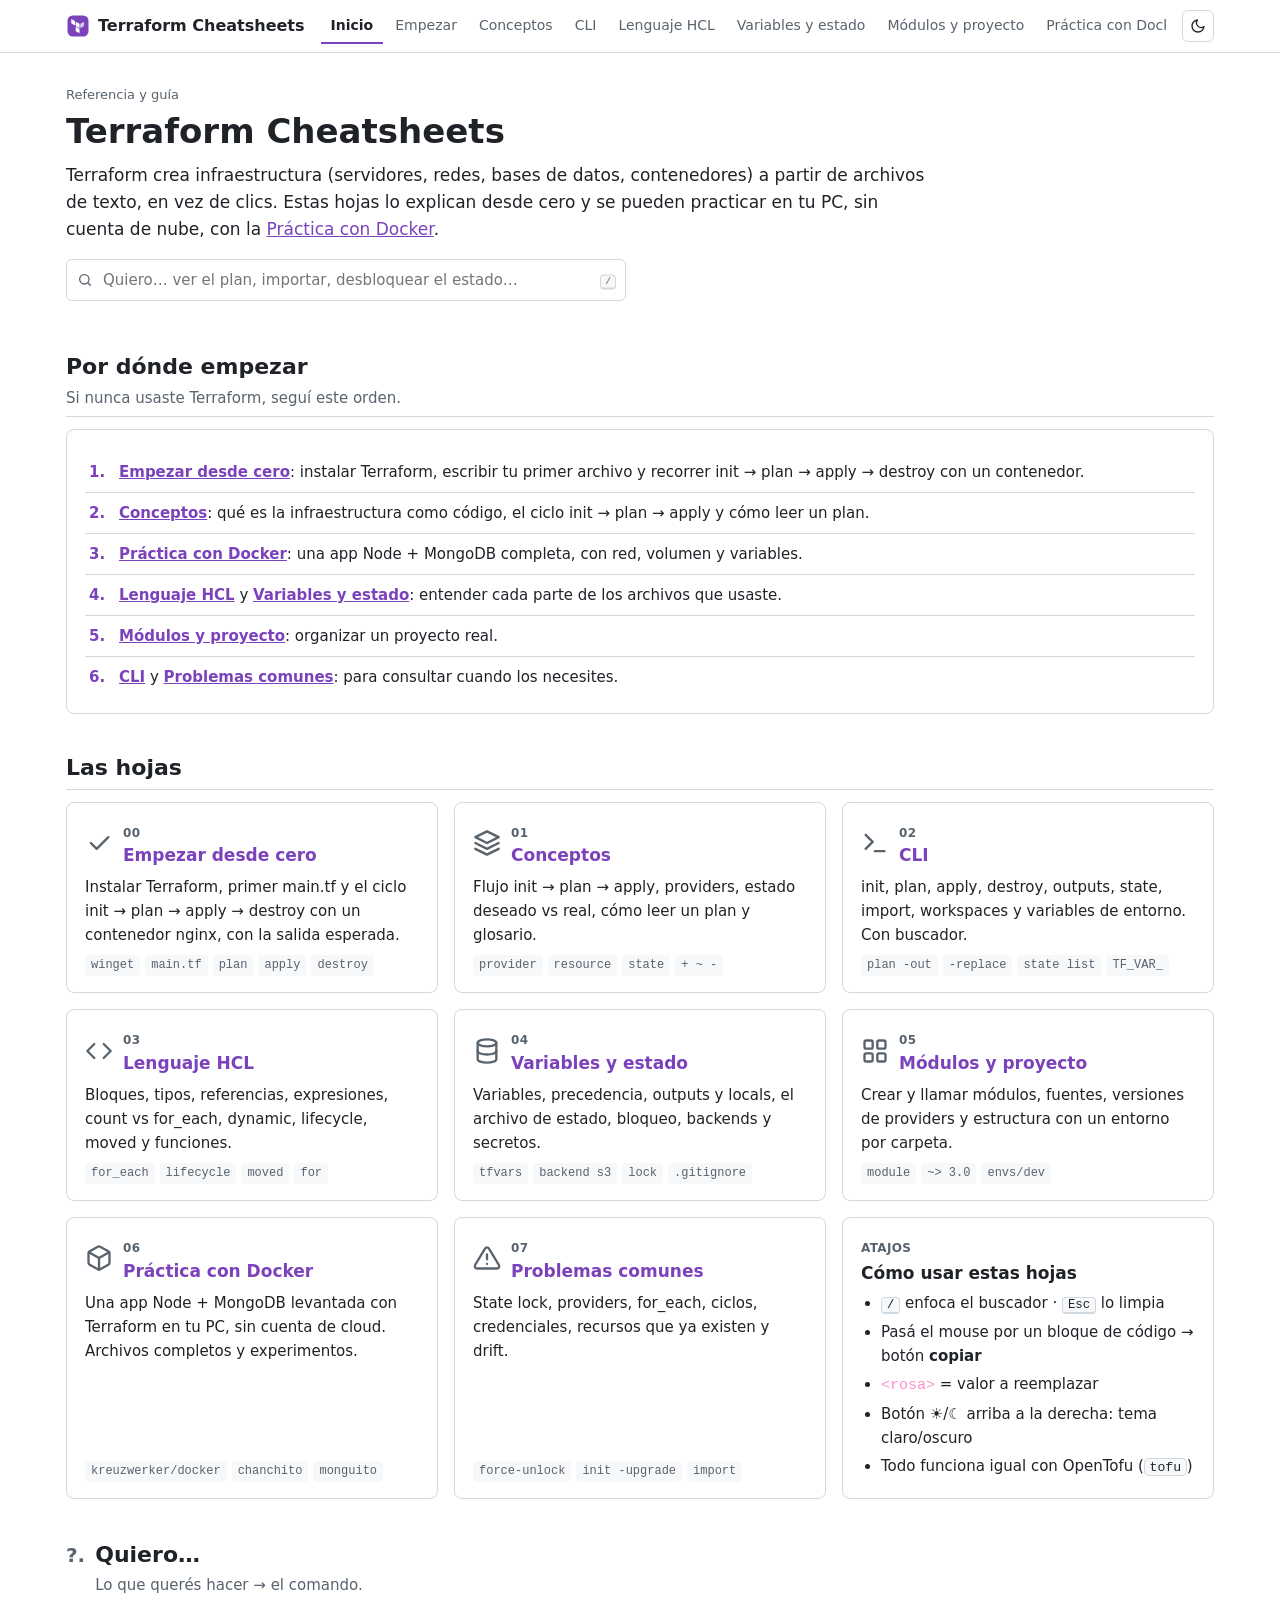
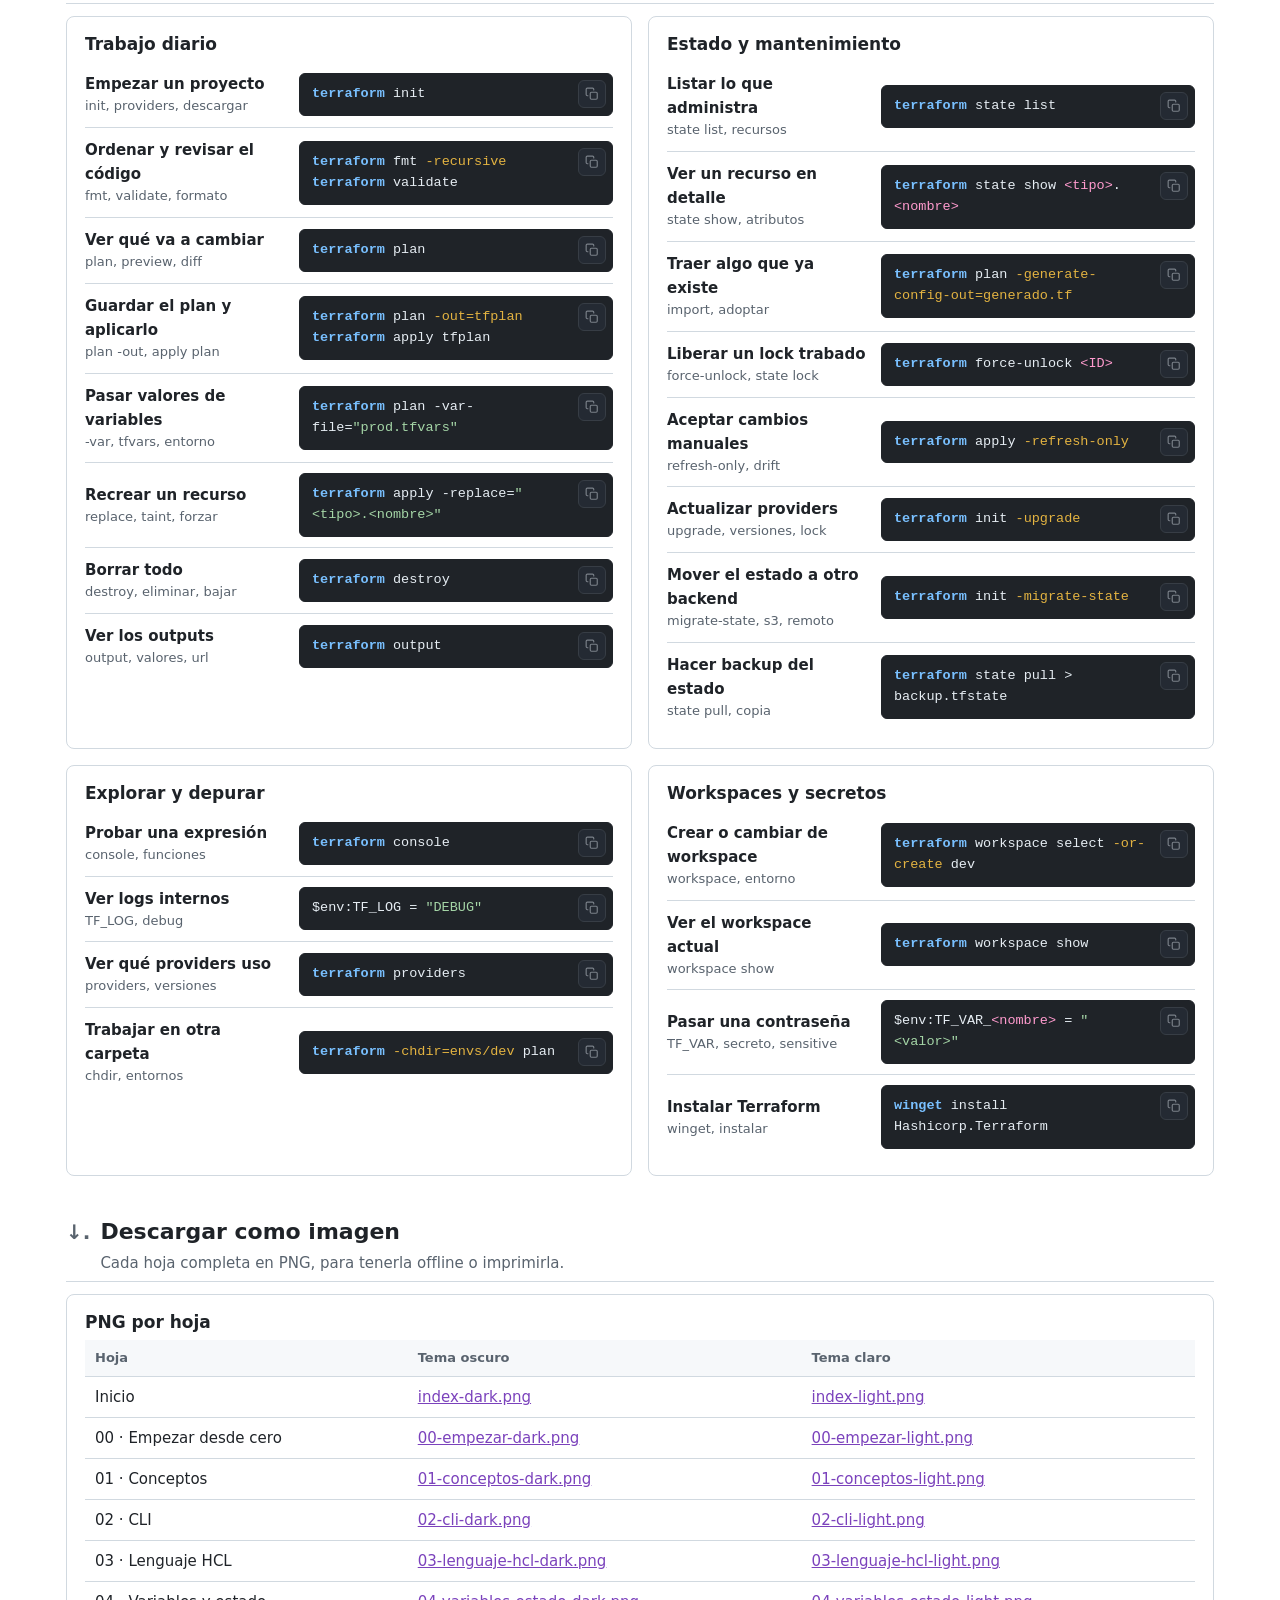
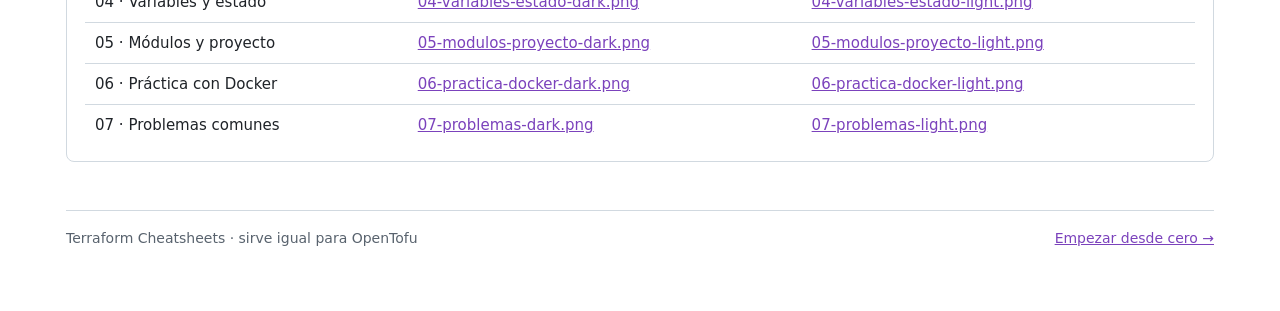
<file: index.html>
<!doctype html>
<html lang="es">
<head>
<meta charset="utf-8">
<meta name="viewport" content="width=device-width, initial-scale=1">
<meta name="description" content="Cheatsheets visuales de Terraform en español: conceptos, CLI, lenguaje HCL, variables y estado, módulos, práctica con Docker y solución de problemas.">
<meta name="theme-color" content="#7b42bc">
<title>Terraform Cheatsheets</title>
<link rel="icon" href="data:image/svg+xml,%3Csvg xmlns='http://www.w3.org/2000/svg' viewBox='0 0 64 64'%3E%3Crect x='4' y='4' width='56' height='56' rx='14' fill='%237b42bc'/%3E%3Cg fill='%23fff'%3E%3Cpath d='M14 13l10 5.8v11.6l-10-5.8z'/%3E%3Cpath d='M26 20.4l10 5.8v11.6l-10-5.8z'/%3E%3Cpath d='M26 34.2l10 5.8v11.6l-10-5.8z'/%3E%3Cpath d='M38 26.2l10-5.8v11.6l-10 5.8z' opacity='.7'/%3E%3C/g%3E%3C/svg%3E">
<link rel="stylesheet" href="assets/style.css">
<script src="assets/app.js"></script>
</head>
<body data-page="inicio">
<header class="topbar"></header>

<main class="wrap">

  <div class="hero">
    <span class="eyebrow">Referencia y guía</span>
    <h1>Terraform Cheatsheets</h1>
    <p class="lead">Terraform crea infraestructura (servidores, redes, bases de datos, contenedores) a partir de archivos de texto, en vez de clics. Estas hojas lo explican desde cero y se pueden practicar en tu PC, sin cuenta de nube, con la <a href="06-practica-docker.html">Práctica con Docker</a>.</p>
    <div class="toolbar">
      <label class="search">
        <svg viewBox="0 0 24 24" fill="none" stroke="currentColor" stroke-width="2" stroke-linecap="round" aria-hidden="true"><circle cx="11" cy="11" r="7"/><path d="m20 20-3.5-3.5"/></svg>
        <input id="q" type="search" placeholder="Quiero… ver el plan, importar, desbloquear el estado…" autocomplete="off" aria-label="Buscar qué querés hacer">
        <span class="hint"><kbd>/</kbd></span>
      </label>
    </div>
  </div>

  <!-- ================= RUTA ================= -->
  <section class="block">
    <div class="section-head">
      <div class="titles"><h2>Por dónde empezar</h2><p>Si nunca usaste Terraform, seguí este orden.</p></div>
    </div>
    <div class="card">
      <ol class="steps">
        <li><a href="00-empezar.html"><b>Empezar desde cero</b></a>: instalar Terraform, escribir tu primer archivo y recorrer init → plan → apply → destroy con un contenedor.</li>
        <li><a href="01-conceptos.html"><b>Conceptos</b></a>: qué es la infraestructura como código, el ciclo init → plan → apply y cómo leer un plan.</li>
        <li><a href="06-practica-docker.html"><b>Práctica con Docker</b></a>: una app Node + MongoDB completa, con red, volumen y variables.</li>
        <li><a href="03-lenguaje-hcl.html"><b>Lenguaje HCL</b></a> y <a href="04-variables-estado.html"><b>Variables y estado</b></a>: entender cada parte de los archivos que usaste.</li>
        <li><a href="05-modulos-proyecto.html"><b>Módulos y proyecto</b></a>: organizar un proyecto real.</li>
        <li><a href="02-cli.html"><b>CLI</b></a> y <a href="07-problemas.html"><b>Problemas comunes</b></a>: para consultar cuando los necesites.</li>
      </ol>
    </div>
  </section>

  <!-- ================= HOJAS ================= -->
  <section class="block">
    <div class="section-head">
      <div class="titles"><h2>Las hojas</h2></div>
    </div>
    <div class="grid cols-3">
      <a class="card sheet-card t-ok" href="00-empezar.html">
        <div class="top">
          <div class="badge"><svg viewBox="0 0 24 24" fill="none" stroke="currentColor" stroke-width="2" stroke-linecap="round" stroke-linejoin="round"><path d="m5 12 5 5L20 7"/></svg></div>
          <div><span class="tag">00</span><h3>Empezar desde cero</h3></div>
        </div>
        <p>Instalar Terraform, primer main.tf y el ciclo init → plan → apply → destroy con un contenedor nginx, con la salida esperada.</p>
        <div class="chips"><span>winget</span><span>main.tf</span><span>plan</span><span>apply</span><span>destroy</span></div>
      </a>
      <a class="card sheet-card t-comp" href="01-conceptos.html">
        <div class="top">
          <div class="badge"><svg viewBox="0 0 24 24" fill="none" stroke="currentColor" stroke-width="2" stroke-linecap="round" stroke-linejoin="round"><path d="M12 2 2 7l10 5 10-5-10-5z"/><path d="m2 17 10 5 10-5"/><path d="m2 12 10 5 10-5"/></svg></div>
          <div><span class="tag">01</span><h3>Conceptos</h3></div>
        </div>
        <p>Flujo init → plan → apply, providers, estado deseado vs real, cómo leer un plan y glosario.</p>
        <div class="chips"><span>provider</span><span>resource</span><span>state</span><span>+ ~ -</span></div>
      </a>
      <a class="card sheet-card t-cont" href="02-cli.html">
        <div class="top">
          <div class="badge"><svg viewBox="0 0 24 24" fill="none" stroke="currentColor" stroke-width="2" stroke-linecap="round" stroke-linejoin="round"><path d="m4 17 6-6-6-6"/><path d="M12 19h8"/></svg></div>
          <div><span class="tag">02</span><h3>CLI</h3></div>
        </div>
        <p>init, plan, apply, destroy, outputs, state, import, workspaces y variables de entorno. Con buscador.</p>
        <div class="chips"><span>plan -out</span><span>-replace</span><span>state list</span><span>TF_VAR_</span></div>
      </a>
      <a class="card sheet-card t-file" href="03-lenguaje-hcl.html">
        <div class="top">
          <div class="badge"><svg viewBox="0 0 24 24" fill="none" stroke="currentColor" stroke-width="2" stroke-linecap="round" stroke-linejoin="round"><path d="m16 18 6-6-6-6"/><path d="m8 6-6 6 6 6"/></svg></div>
          <div><span class="tag">03</span><h3>Lenguaje HCL</h3></div>
        </div>
        <p>Bloques, tipos, referencias, expresiones, count vs for_each, dynamic, lifecycle, moved y funciones.</p>
        <div class="chips"><span>for_each</span><span>lifecycle</span><span>moved</span><span>for</span></div>
      </a>
      <a class="card sheet-card t-vol" href="04-variables-estado.html">
        <div class="top">
          <div class="badge"><svg viewBox="0 0 24 24" fill="none" stroke="currentColor" stroke-width="2" stroke-linecap="round" stroke-linejoin="round"><ellipse cx="12" cy="5" rx="8" ry="3"/><path d="M4 5v14c0 1.7 3.6 3 8 3s8-1.3 8-3V5"/><path d="M4 12c0 1.7 3.6 3 8 3s8-1.3 8-3"/></svg></div>
          <div><span class="tag">04</span><h3>Variables y estado</h3></div>
        </div>
        <p>Variables, precedencia, outputs y locals, el archivo de estado, bloqueo, backends y secretos.</p>
        <div class="chips"><span>tfvars</span><span>backend s3</span><span>lock</span><span>.gitignore</span></div>
      </a>
      <a class="card sheet-card t-img" href="05-modulos-proyecto.html">
        <div class="top">
          <div class="badge"><svg viewBox="0 0 24 24" fill="none" stroke="currentColor" stroke-width="2" stroke-linecap="round" stroke-linejoin="round"><rect x="3" y="3" width="7" height="7" rx="1.5"/><rect x="14" y="3" width="7" height="7" rx="1.5"/><rect x="3" y="14" width="7" height="7" rx="1.5"/><rect x="14" y="14" width="7" height="7" rx="1.5"/></svg></div>
          <div><span class="tag">05</span><h3>Módulos y proyecto</h3></div>
        </div>
        <p>Crear y llamar módulos, fuentes, versiones de providers y estructura con un entorno por carpeta.</p>
        <div class="chips"><span>module</span><span>~&gt; 3.0</span><span>envs/dev</span></div>
      </a>
      <a class="card sheet-card t-net" href="06-practica-docker.html">
        <div class="top">
          <div class="badge"><svg viewBox="0 0 24 24" fill="none" stroke="currentColor" stroke-width="2" stroke-linecap="round" stroke-linejoin="round"><path d="M21 16V8a2 2 0 0 0-1-1.7l-7-4a2 2 0 0 0-2 0l-7 4A2 2 0 0 0 3 8v8a2 2 0 0 0 1 1.7l7 4a2 2 0 0 0 2 0l7-4a2 2 0 0 0 1-1.7z"/><path d="M3.3 7 12 12l8.7-5"/><path d="M12 22V12"/></svg></div>
          <div><span class="tag">06</span><h3>Práctica con Docker</h3></div>
        </div>
        <p>Una app Node + MongoDB levantada con Terraform en tu PC, sin cuenta de cloud. Archivos completos y experimentos.</p>
        <div class="chips"><span>kreuzwerker/docker</span><span>chanchito</span><span>monguito</span></div>
      </a>
      <a class="card sheet-card t-bad" href="07-problemas.html">
        <div class="top">
          <div class="badge"><svg viewBox="0 0 24 24" fill="none" stroke="currentColor" stroke-width="2" stroke-linecap="round" stroke-linejoin="round"><path d="M10.3 3.9 1.8 18a2 2 0 0 0 1.7 3h17a2 2 0 0 0 1.7-3L13.7 3.9a2 2 0 0 0-3.4 0z"/><path d="M12 9v4M12 17h.01"/></svg></div>
          <div><span class="tag">07</span><h3>Problemas comunes</h3></div>
        </div>
        <p>State lock, providers, for_each, ciclos, credenciales, recursos que ya existen y drift.</p>
        <div class="chips"><span>force-unlock</span><span>init -upgrade</span><span>import</span></div>
      </a>
      <div class="card t-ok">
        <span class="tag">Atajos</span>
        <h3>Cómo usar estas hojas</h3>
        <ul>
          <li><kbd>/</kbd> enfoca el buscador · <kbd>Esc</kbd> lo limpia</li>
          <li>Pasá el mouse por un bloque de código → botón <b>copiar</b></li>
          <li><span style="color:#ff8fc8;font-family:var(--mono)">&lt;rosa&gt;</span> = valor a reemplazar</li>
          <li>Botón ☀/☾ arriba a la derecha: tema claro/oscuro</li>
          <li>Todo funciona igual con OpenTofu (<code>tofu</code>)</li>
        </ul>
      </div>
    </div>
  </section>

  <!-- ================= QUIERO ================= -->
  <section class="block" id="quiero" data-search>
    <div class="section-head">
      <div class="num" style="--tone:var(--c-comp)">?</div>
      <div class="titles"><h2>Quiero…</h2><p>Lo que querés hacer → el comando.</p></div>
    </div>
    <div class="grid cols-2">
      <div class="card t-img">
        <h3>Trabajo diario</h3>
        <div class="want">
          <div class="want-row"><div class="q">Empezar un proyecto<small>init, providers, descargar</small></div><pre><code>terraform init</code></pre></div>
          <div class="want-row"><div class="q">Ordenar y revisar el código<small>fmt, validate, formato</small></div><pre><code>terraform fmt -recursive
terraform validate</code></pre></div>
          <div class="want-row"><div class="q">Ver qué va a cambiar<small>plan, preview, diff</small></div><pre><code>terraform plan</code></pre></div>
          <div class="want-row"><div class="q">Guardar el plan y aplicarlo<small>plan -out, apply plan</small></div><pre><code>terraform plan -out=tfplan
terraform apply tfplan</code></pre></div>
          <div class="want-row"><div class="q">Pasar valores de variables<small>-var, tfvars, entorno</small></div><pre><code>terraform plan -var-file="prod.tfvars"</code></pre></div>
          <div class="want-row"><div class="q">Recrear un recurso<small>replace, taint, forzar</small></div><pre><code>terraform apply -replace="&lt;tipo&gt;.&lt;nombre&gt;"</code></pre></div>
          <div class="want-row"><div class="q">Borrar todo<small>destroy, eliminar, bajar</small></div><pre><code>terraform destroy</code></pre></div>
          <div class="want-row"><div class="q">Ver los outputs<small>output, valores, url</small></div><pre><code>terraform output</code></pre></div>
        </div>
      </div>

      <div class="card t-vol">
        <h3>Estado y mantenimiento</h3>
        <div class="want">
          <div class="want-row"><div class="q">Listar lo que administra<small>state list, recursos</small></div><pre><code>terraform state list</code></pre></div>
          <div class="want-row"><div class="q">Ver un recurso en detalle<small>state show, atributos</small></div><pre><code>terraform state show &lt;tipo&gt;.&lt;nombre&gt;</code></pre></div>
          <div class="want-row"><div class="q">Traer algo que ya existe<small>import, adoptar</small></div><pre><code>terraform plan -generate-config-out=generado.tf</code></pre></div>
          <div class="want-row"><div class="q">Liberar un lock trabado<small>force-unlock, state lock</small></div><pre><code>terraform force-unlock &lt;ID&gt;</code></pre></div>
          <div class="want-row"><div class="q">Aceptar cambios manuales<small>refresh-only, drift</small></div><pre><code>terraform apply -refresh-only</code></pre></div>
          <div class="want-row"><div class="q">Actualizar providers<small>upgrade, versiones, lock</small></div><pre><code>terraform init -upgrade</code></pre></div>
          <div class="want-row"><div class="q">Mover el estado a otro backend<small>migrate-state, s3, remoto</small></div><pre><code>terraform init -migrate-state</code></pre></div>
          <div class="want-row"><div class="q">Hacer backup del estado<small>state pull, copia</small></div><pre><code>terraform state pull &gt; backup.tfstate</code></pre></div>
        </div>
      </div>

      <div class="card t-file">
        <h3>Explorar y depurar</h3>
        <div class="want">
          <div class="want-row"><div class="q">Probar una expresión<small>console, funciones</small></div><pre><code>terraform console</code></pre></div>
          <div class="want-row"><div class="q">Ver logs internos<small>TF_LOG, debug</small></div><pre><code>$env:TF_LOG = "DEBUG"</code></pre></div>
          <div class="want-row"><div class="q">Ver qué providers uso<small>providers, versiones</small></div><pre><code>terraform providers</code></pre></div>
          <div class="want-row"><div class="q">Trabajar en otra carpeta<small>chdir, entornos</small></div><pre><code>terraform -chdir=envs/dev plan</code></pre></div>
        </div>
      </div>

      <div class="card t-comp">
        <h3>Workspaces y secretos</h3>
        <div class="want">
          <div class="want-row"><div class="q">Crear o cambiar de workspace<small>workspace, entorno</small></div><pre><code>terraform workspace select -or-create dev</code></pre></div>
          <div class="want-row"><div class="q">Ver el workspace actual<small>workspace show</small></div><pre><code>terraform workspace show</code></pre></div>
          <div class="want-row"><div class="q">Pasar una contraseña<small>TF_VAR, secreto, sensitive</small></div><pre><code>$env:TF_VAR_&lt;nombre&gt; = "&lt;valor&gt;"</code></pre></div>
          <div class="want-row"><div class="q">Instalar Terraform<small>winget, instalar</small></div><pre><code>winget install Hashicorp.Terraform</code></pre></div>
        </div>
      </div>
    </div>
  </section>

  <!-- ================= DESCARGAS ================= -->
  <section class="block" id="descargas">
    <div class="section-head">
      <div class="num" style="--tone:var(--ok)">↓</div>
      <div class="titles"><h2>Descargar como imagen</h2><p>Cada hoja completa en PNG, para tenerla offline o imprimirla.</p></div>
    </div>
    <div class="card t-ok wide">
      <h3>PNG por hoja</h3>
      <div class="table-wrap">
        <table>
          <thead><tr><th>Hoja</th><th>Tema oscuro</th><th>Tema claro</th></tr></thead>
          <tbody>
            <tr><td>Inicio</td><td><a href="img/index-dark.png" download>index-dark.png</a></td><td><a href="img/index-light.png" download>index-light.png</a></td></tr>
            <tr><td>00 · Empezar desde cero</td><td><a href="img/00-empezar-dark.png" download>00-empezar-dark.png</a></td><td><a href="img/00-empezar-light.png" download>00-empezar-light.png</a></td></tr>
            <tr><td>01 · Conceptos</td><td><a href="img/01-conceptos-dark.png" download>01-conceptos-dark.png</a></td><td><a href="img/01-conceptos-light.png" download>01-conceptos-light.png</a></td></tr>
            <tr><td>02 · CLI</td><td><a href="img/02-cli-dark.png" download>02-cli-dark.png</a></td><td><a href="img/02-cli-light.png" download>02-cli-light.png</a></td></tr>
            <tr><td>03 · Lenguaje HCL</td><td><a href="img/03-lenguaje-hcl-dark.png" download>03-lenguaje-hcl-dark.png</a></td><td><a href="img/03-lenguaje-hcl-light.png" download>03-lenguaje-hcl-light.png</a></td></tr>
            <tr><td>04 · Variables y estado</td><td><a href="img/04-variables-estado-dark.png" download>04-variables-estado-dark.png</a></td><td><a href="img/04-variables-estado-light.png" download>04-variables-estado-light.png</a></td></tr>
            <tr><td>05 · Módulos y proyecto</td><td><a href="img/05-modulos-proyecto-dark.png" download>05-modulos-proyecto-dark.png</a></td><td><a href="img/05-modulos-proyecto-light.png" download>05-modulos-proyecto-light.png</a></td></tr>
            <tr><td>06 · Práctica con Docker</td><td><a href="img/06-practica-docker-dark.png" download>06-practica-docker-dark.png</a></td><td><a href="img/06-practica-docker-light.png" download>06-practica-docker-light.png</a></td></tr>
            <tr><td>07 · Problemas comunes</td><td><a href="img/07-problemas-dark.png" download>07-problemas-dark.png</a></td><td><a href="img/07-problemas-light.png" download>07-problemas-light.png</a></td></tr>
          </tbody>
        </table>
      </div>
    </div>
  </section>

  <p class="empty">Nada por acá. Probá en <a href="02-cli.html">CLI</a> o en <a href="07-problemas.html">Problemas comunes</a>.</p>

  <footer class="foot">
    <span>Terraform Cheatsheets · sirve igual para OpenTofu</span>
    <a href="00-empezar.html">Empezar desde cero →</a>
  </footer>
</main>
</body>
</html>
</file>
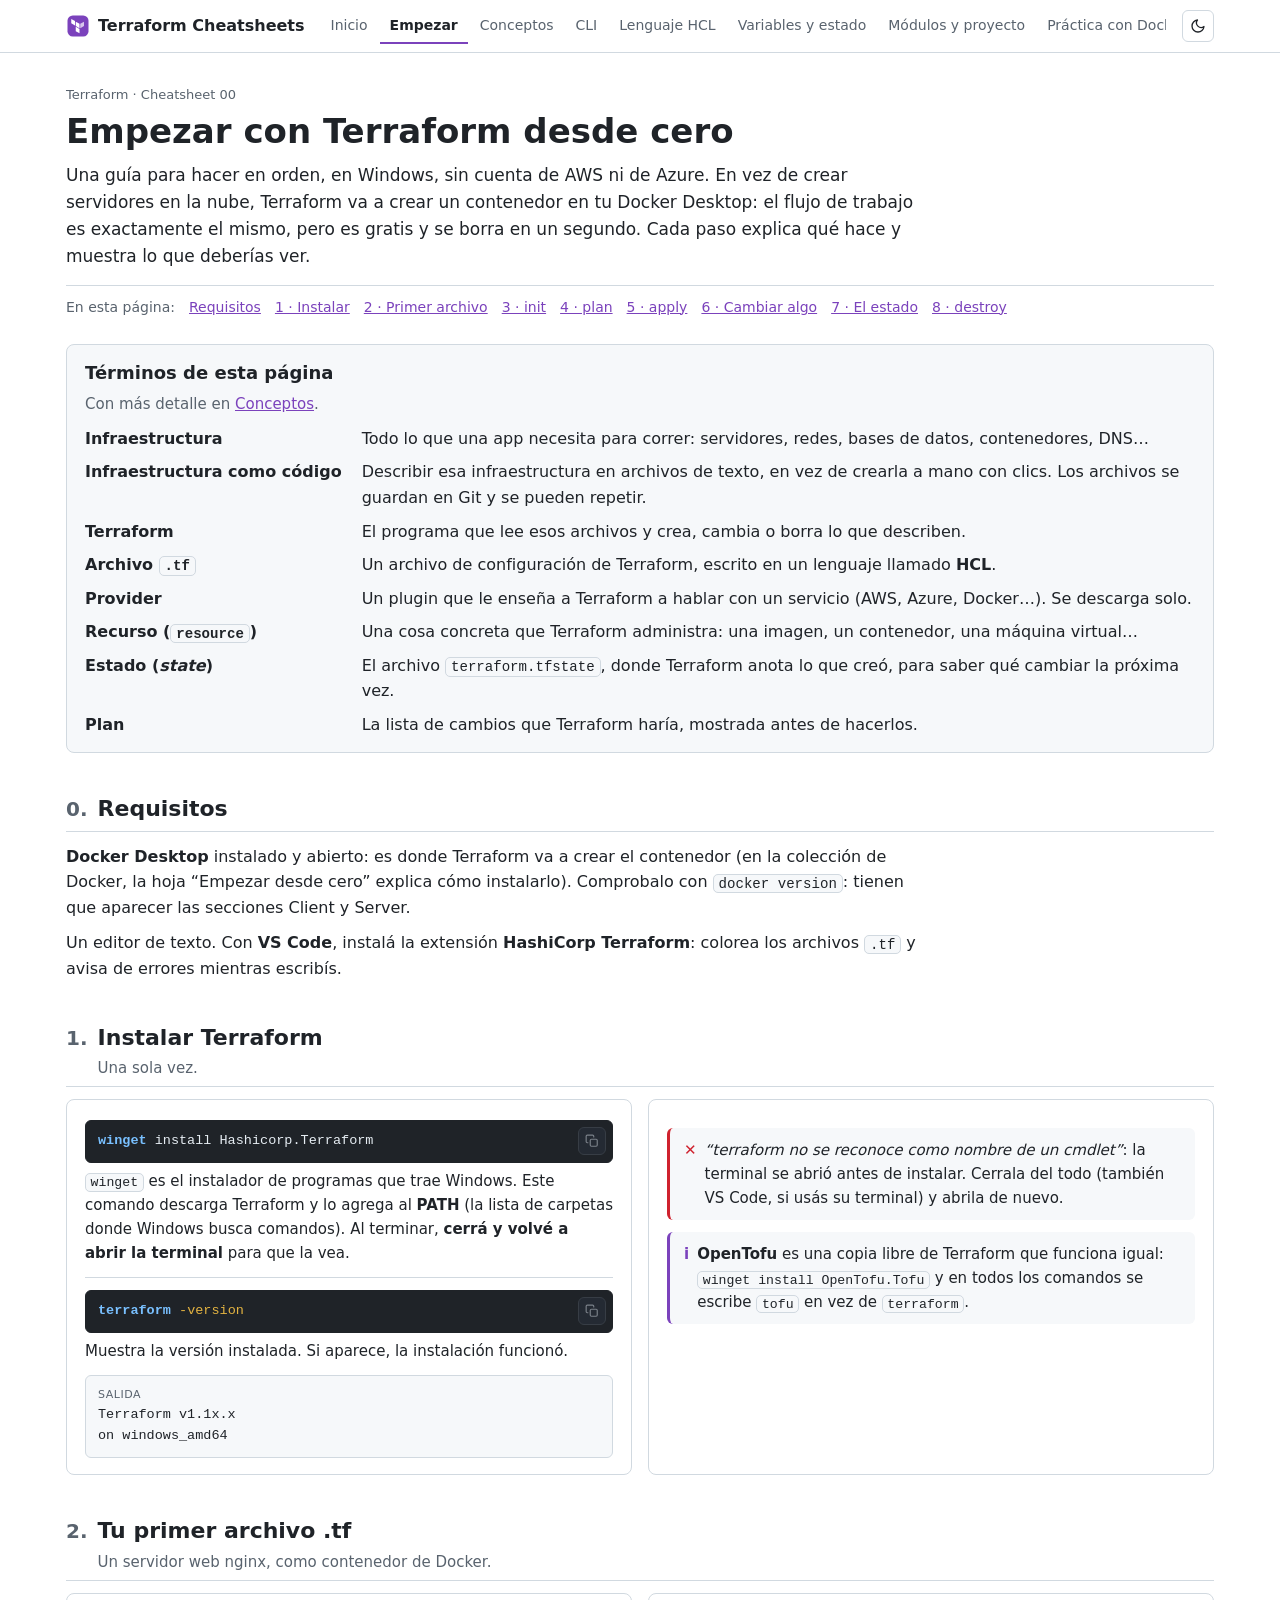
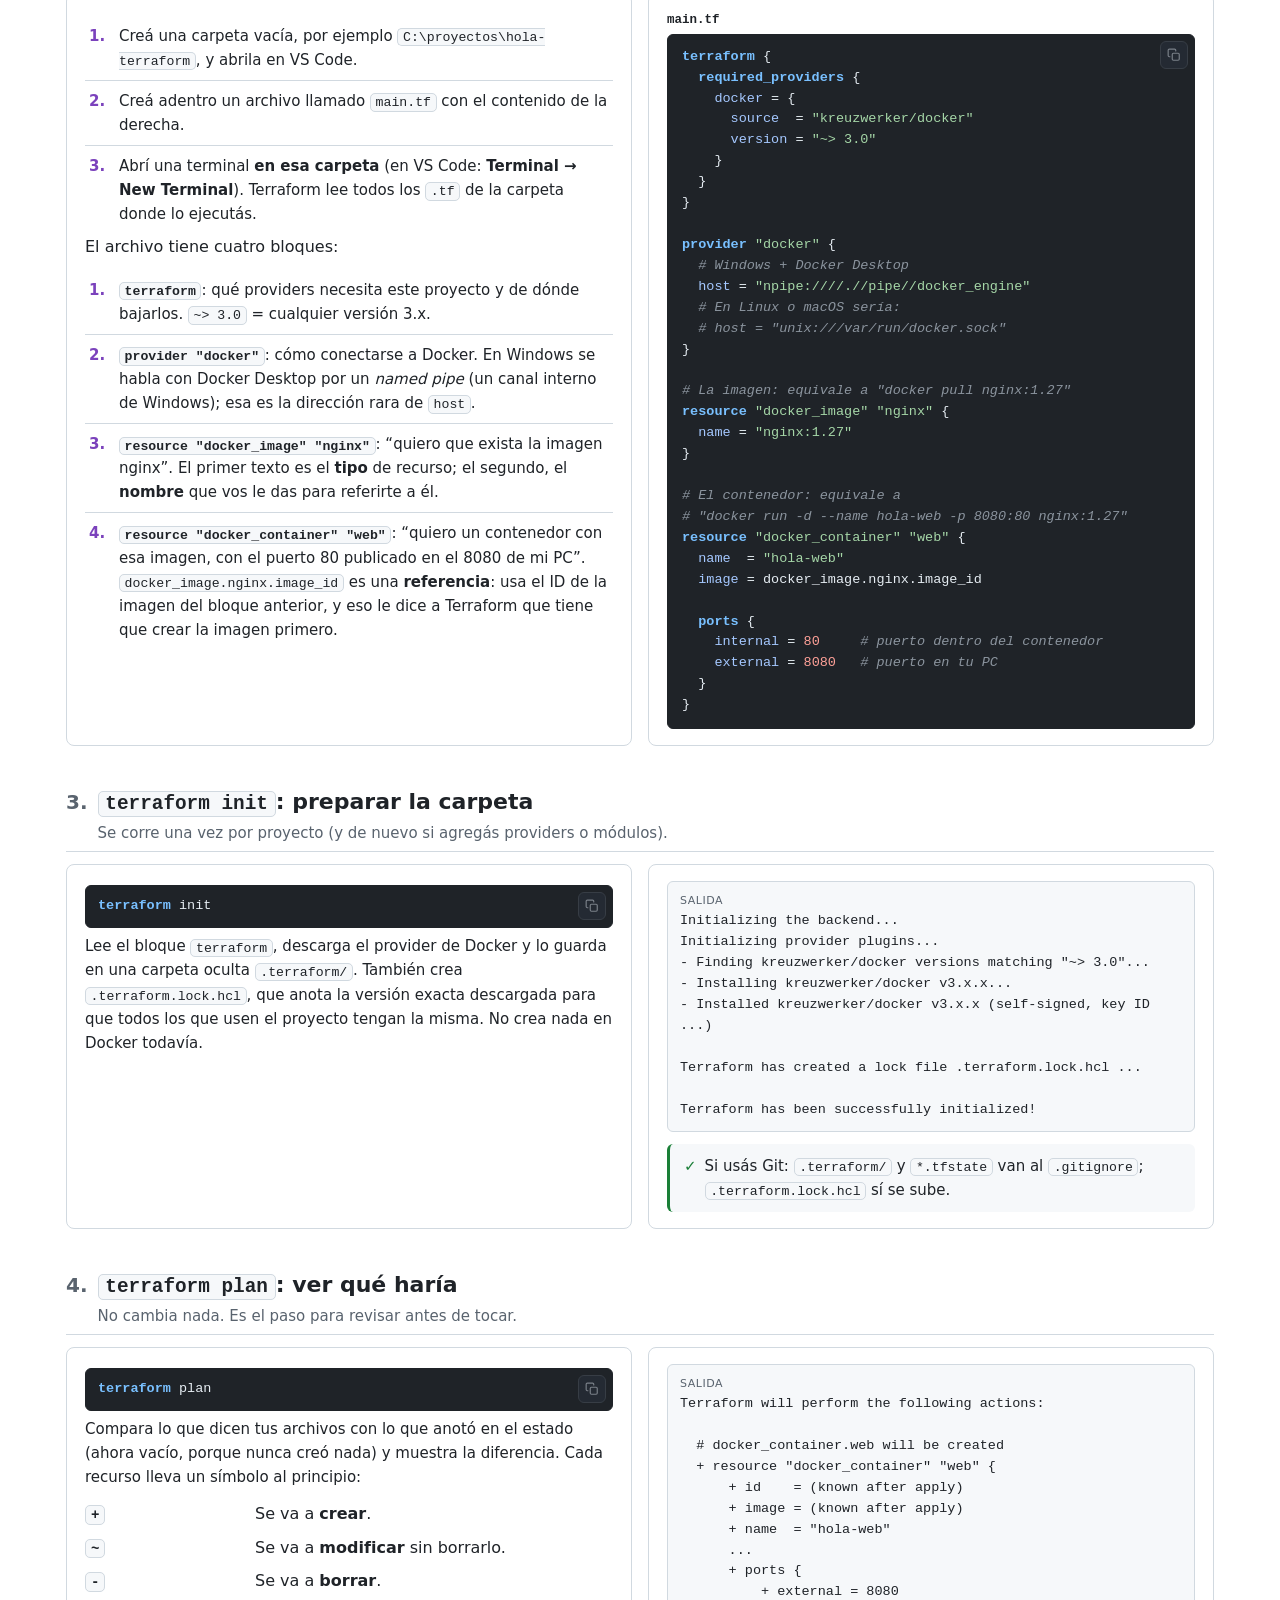
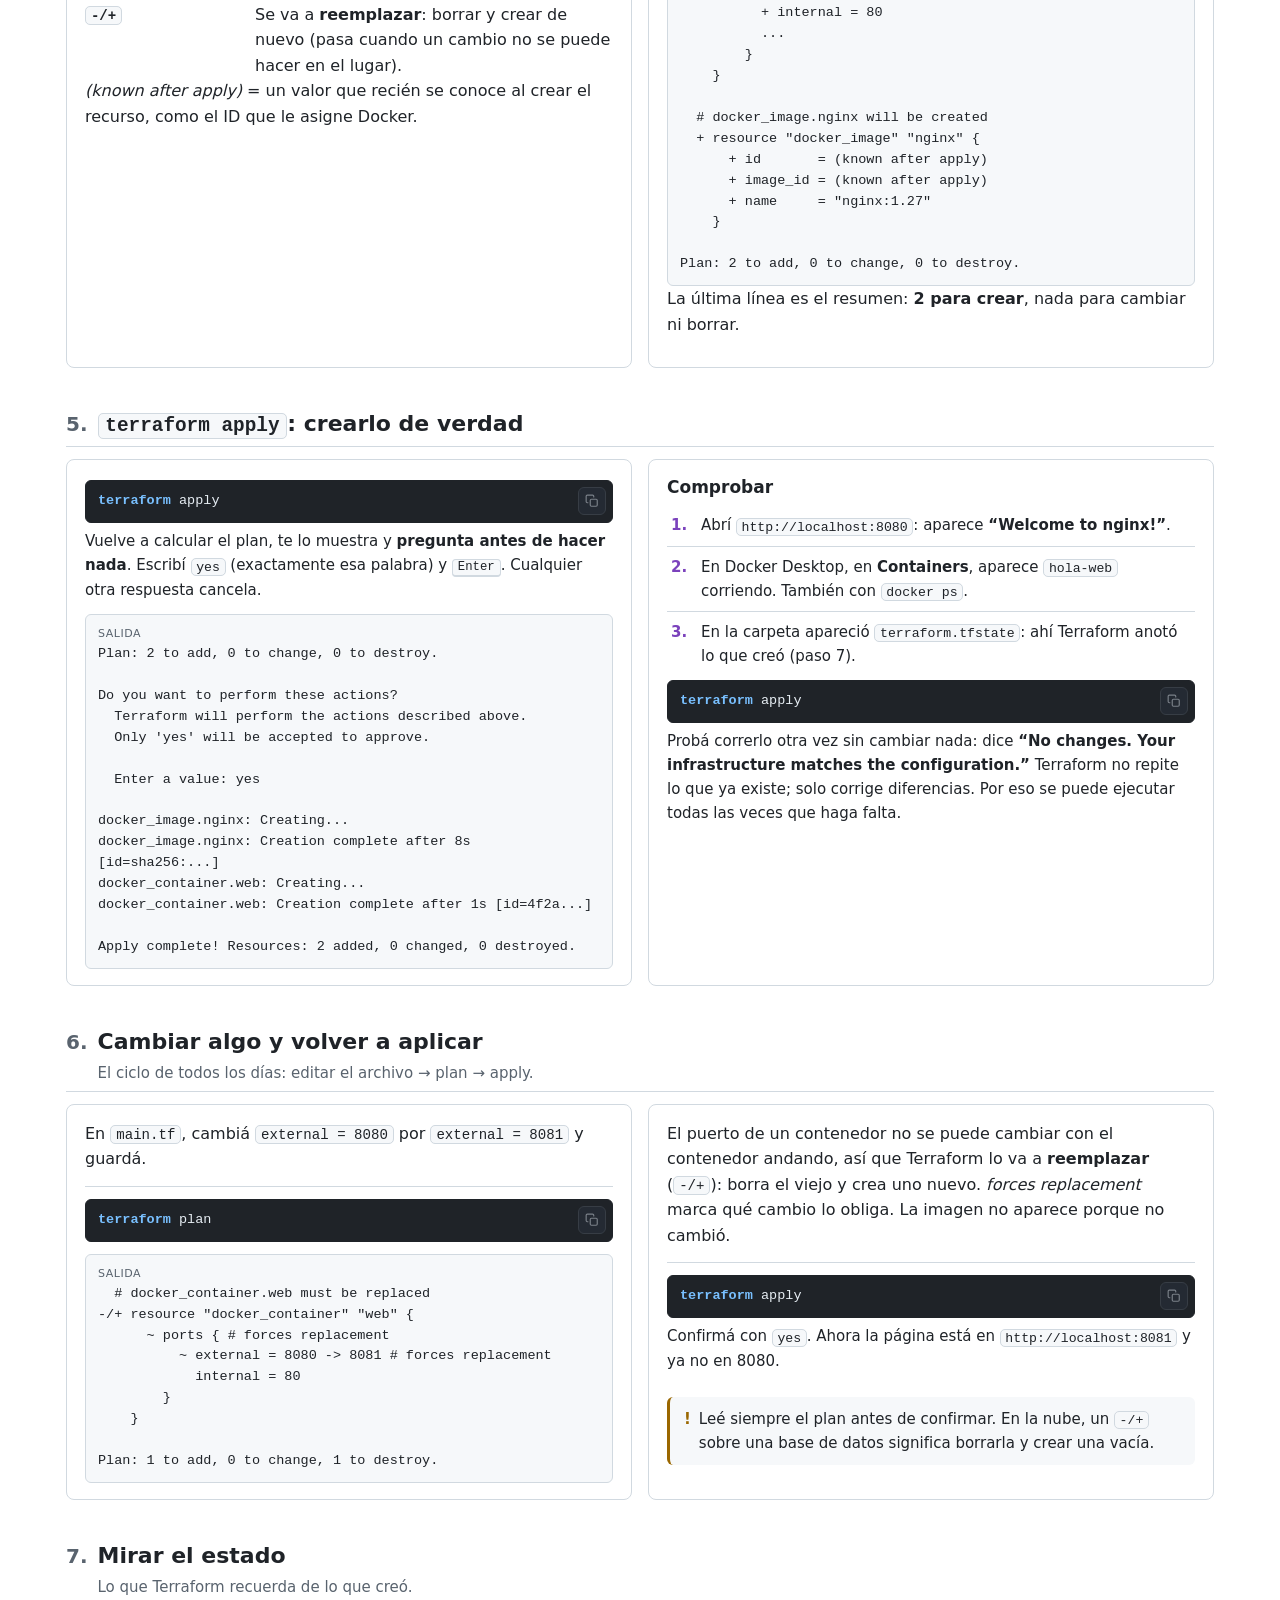
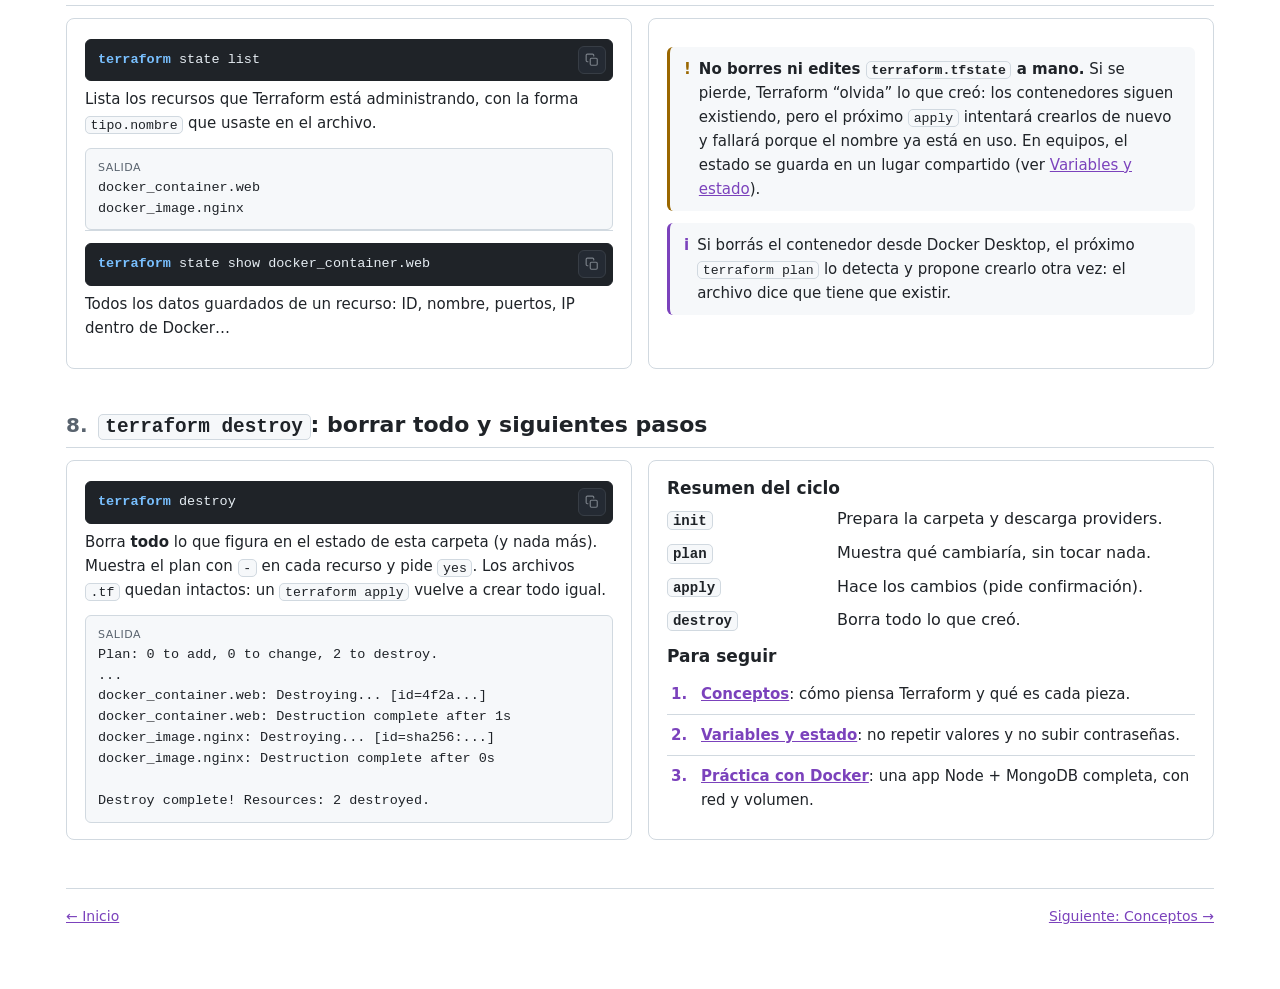
<file: 00-empezar.html>
<!doctype html>
<html lang="es">
<head>
<meta charset="utf-8">
<meta name="viewport" content="width=device-width, initial-scale=1">
<meta name="description" content="Empezar con Terraform desde cero en Windows: instalarlo, escribir el primer archivo .tf, y recorrer init, plan, apply y destroy con un contenedor de Docker, sin cuenta de cloud.">
<meta name="theme-color" content="#7b42bc">
<title>Terraform · Empezar desde cero</title>
<link rel="icon" href="data:image/svg+xml,%3Csvg xmlns='http://www.w3.org/2000/svg' viewBox='0 0 64 64'%3E%3Crect x='4' y='4' width='56' height='56' rx='14' fill='%237b42bc'/%3E%3Cg fill='%23fff'%3E%3Cpath d='M14 13l10 5.8v11.6l-10-5.8z'/%3E%3Cpath d='M26 20.4l10 5.8v11.6l-10-5.8z'/%3E%3Cpath d='M26 34.2l10 5.8v11.6l-10-5.8z'/%3E%3Cpath d='M38 26.2l10-5.8v11.6l-10 5.8z' opacity='.7'/%3E%3C/g%3E%3C/svg%3E">
<link rel="stylesheet" href="assets/style.css">
<script src="assets/app.js"></script>
</head>
<body data-page="empezar">
<header class="topbar"></header>

<main class="wrap">

  <div class="hero">
    <span class="eyebrow">Terraform · Cheatsheet 00</span>
    <h1>Empezar con Terraform desde cero</h1>
    <p class="lead">Una guía para hacer en orden, en Windows, sin cuenta de AWS ni de Azure. En vez de crear servidores en la nube, Terraform va a crear un contenedor en tu Docker Desktop: el flujo de trabajo es exactamente el mismo, pero es gratis y se borra en un segundo. Cada paso explica qué hace y muestra lo que deberías ver.</p>
    <nav class="toc">
      <a href="#requisitos">Requisitos</a>
      <a href="#instalar">1 · Instalar</a>
      <a href="#archivo">2 · Primer archivo</a>
      <a href="#init">3 · init</a>
      <a href="#plan">4 · plan</a>
      <a href="#apply">5 · apply</a>
      <a href="#cambiar">6 · Cambiar algo</a>
      <a href="#estado">7 · El estado</a>
      <a href="#destroy">8 · destroy</a>
    </nav>
  </div>

  <section class="terms-box">
    <h2>Términos de esta página</h2>
    <p>Con más detalle en <a href="01-conceptos.html">Conceptos</a>.</p>
    <dl class="terms">
      <dt>Infraestructura</dt><dd>Todo lo que una app necesita para correr: servidores, redes, bases de datos, contenedores, DNS…</dd>
      <dt>Infraestructura como código</dt><dd>Describir esa infraestructura en archivos de texto, en vez de crearla a mano con clics. Los archivos se guardan en Git y se pueden repetir.</dd>
      <dt>Terraform</dt><dd>El programa que lee esos archivos y crea, cambia o borra lo que describen.</dd>
      <dt>Archivo <code>.tf</code></dt><dd>Un archivo de configuración de Terraform, escrito en un lenguaje llamado <b>HCL</b>.</dd>
      <dt>Provider</dt><dd>Un plugin que le enseña a Terraform a hablar con un servicio (AWS, Azure, Docker…). Se descarga solo.</dd>
      <dt>Recurso (<code>resource</code>)</dt><dd>Una cosa concreta que Terraform administra: una imagen, un contenedor, una máquina virtual…</dd>
      <dt>Estado (<i>state</i>)</dt><dd>El archivo <code>terraform.tfstate</code>, donde Terraform anota lo que creó, para saber qué cambiar la próxima vez.</dd>
      <dt>Plan</dt><dd>La lista de cambios que Terraform haría, mostrada antes de hacerlos.</dd>
    </dl>
  </section>

  <!-- ================= REQUISITOS ================= -->
  <section class="block" id="requisitos">
    <div class="section-head">
      <div class="num">0</div>
      <div class="titles"><h2>Requisitos</h2></div>
    </div>
    <div class="explain">
      <p><b>Docker Desktop</b> instalado y abierto: es donde Terraform va a crear el contenedor (en la colección de Docker, la hoja “Empezar desde cero” explica cómo instalarlo). Comprobalo con <code>docker version</code>: tienen que aparecer las secciones Client y Server.</p>
      <p>Un editor de texto. Con <b>VS Code</b>, instalá la extensión <b>HashiCorp Terraform</b>: colorea los archivos <code>.tf</code> y avisa de errores mientras escribís.</p>
    </div>
  </section>

  <!-- ================= INSTALAR ================= -->
  <section class="block" id="instalar">
    <div class="section-head">
      <div class="num">1</div>
      <div class="titles"><h2>Instalar Terraform</h2><p>Una sola vez.</p></div>
    </div>
    <div class="grid cols-2">
      <div class="card">
        <div class="cmd"><pre><code>winget install Hashicorp.Terraform</code></pre><div class="what"><code>winget</code> es el instalador de programas que trae Windows. Este comando descarga Terraform y lo agrega al <b>PATH</b> (la lista de carpetas donde Windows busca comandos). Al terminar, <b>cerrá y volvé a abrir la terminal</b> para que la vea.</div></div>
        <div class="cmd"><pre><code>terraform -version</code></pre><div class="what">Muestra la versión instalada. Si aparece, la instalación funcionó.</div></div>
        <pre class="out"><code data-lang="plain">Terraform v1.1x.x
on windows_amd64</code></pre>
      </div>
      <div class="card">
        <div class="callout bad"><span class="ico">✕</span><p><i>“terraform no se reconoce como nombre de un cmdlet”</i>: la terminal se abrió antes de instalar. Cerrala del todo (también VS Code, si usás su terminal) y abrila de nuevo.</p></div>
        <div class="callout info"><span class="ico">i</span><p><b>OpenTofu</b> es una copia libre de Terraform que funciona igual: <code>winget install OpenTofu.Tofu</code> y en todos los comandos se escribe <code>tofu</code> en vez de <code>terraform</code>.</p></div>
      </div>
    </div>
  </section>

  <!-- ================= ARCHIVO ================= -->
  <section class="block" id="archivo">
    <div class="section-head">
      <div class="num">2</div>
      <div class="titles"><h2>Tu primer archivo .tf</h2><p>Un servidor web nginx, como contenedor de Docker.</p></div>
    </div>
    <div class="grid cols-2">
      <div class="card">
        <ol class="steps">
          <li>Creá una carpeta vacía, por ejemplo <code>C:\proyectos\hola-terraform</code>, y abrila en VS Code.</li>
          <li>Creá adentro un archivo llamado <code>main.tf</code> con el contenido de la derecha.</li>
          <li>Abrí una terminal <b>en esa carpeta</b> (en VS Code: <b>Terminal → New Terminal</b>). Terraform lee todos los <code>.tf</code> de la carpeta donde lo ejecutás.</li>
        </ol>
        <div class="explain">
          <p>El archivo tiene cuatro bloques:</p>
          <ol class="steps">
            <li><b><code>terraform</code></b>: qué providers necesita este proyecto y de dónde bajarlos. <code>~&gt; 3.0</code> = cualquier versión 3.x.</li>
            <li><b><code>provider "docker"</code></b>: cómo conectarse a Docker. En Windows se habla con Docker Desktop por un <i>named pipe</i> (un canal interno de Windows); esa es la dirección rara de <code>host</code>.</li>
            <li><b><code>resource "docker_image" "nginx"</code></b>: “quiero que exista la imagen nginx”. El primer texto es el <b>tipo</b> de recurso; el segundo, el <b>nombre</b> que vos le das para referirte a él.</li>
            <li><b><code>resource "docker_container" "web"</code></b>: “quiero un contenedor con esa imagen, con el puerto 80 publicado en el 8080 de mi PC”. <code>docker_image.nginx.image_id</code> es una <b>referencia</b>: usa el ID de la imagen del bloque anterior, y eso le dice a Terraform que tiene que crear la imagen primero.</li>
          </ol>
        </div>
      </div>
      <div class="card">
        <div class="code-label"><span class="file">main.tf</span></div>
        <pre class="big"><code data-lang="hcl">terraform {
  required_providers {
    docker = {
      source  = "kreuzwerker/docker"
      version = "~&gt; 3.0"
    }
  }
}

provider "docker" {
  # Windows + Docker Desktop
  host = "npipe:////.//pipe//docker_engine"
  # En Linux o macOS sería:
  # host = "unix:///var/run/docker.sock"
}

# La imagen: equivale a "docker pull nginx:1.27"
resource "docker_image" "nginx" {
  name = "nginx:1.27"
}

# El contenedor: equivale a
# "docker run -d --name hola-web -p 8080:80 nginx:1.27"
resource "docker_container" "web" {
  name  = "hola-web"
  image = docker_image.nginx.image_id

  ports {
    internal = 80     # puerto dentro del contenedor
    external = 8080   # puerto en tu PC
  }
}</code></pre>
      </div>
    </div>
  </section>

  <!-- ================= INIT ================= -->
  <section class="block" id="init">
    <div class="section-head">
      <div class="num">3</div>
      <div class="titles"><h2><code>terraform init</code>: preparar la carpeta</h2><p>Se corre una vez por proyecto (y de nuevo si agregás providers o módulos).</p></div>
    </div>
    <div class="grid cols-2">
      <div class="card">
        <div class="cmd"><pre><code>terraform init</code></pre><div class="what">Lee el bloque <code>terraform</code>, descarga el provider de Docker y lo guarda en una carpeta oculta <code>.terraform/</code>. También crea <code>.terraform.lock.hcl</code>, que anota la versión exacta descargada para que todos los que usen el proyecto tengan la misma. No crea nada en Docker todavía.</div></div>
      </div>
      <div class="card">
        <pre class="out"><code data-lang="plain">Initializing the backend...
Initializing provider plugins...
- Finding kreuzwerker/docker versions matching "~&gt; 3.0"...
- Installing kreuzwerker/docker v3.x.x...
- Installed kreuzwerker/docker v3.x.x (self-signed, key ID ...)

Terraform has created a lock file .terraform.lock.hcl ...

Terraform has been successfully initialized!</code></pre>
        <div class="callout tip"><span class="ico">✓</span><p>Si usás Git: <code>.terraform/</code> y <code>*.tfstate</code> van al <code>.gitignore</code>; <code>.terraform.lock.hcl</code> sí se sube.</p></div>
      </div>
    </div>
  </section>

  <!-- ================= PLAN ================= -->
  <section class="block" id="plan">
    <div class="section-head">
      <div class="num">4</div>
      <div class="titles"><h2><code>terraform plan</code>: ver qué haría</h2><p>No cambia nada. Es el paso para revisar antes de tocar.</p></div>
    </div>
    <div class="grid cols-2">
      <div class="card">
        <div class="cmd"><pre><code>terraform plan</code></pre><div class="what">Compara lo que dicen tus archivos con lo que anotó en el estado (ahora vacío, porque nunca creó nada) y muestra la diferencia. Cada recurso lleva un símbolo al principio:</div></div>
        <dl class="terms">
          <dt><code>+</code></dt><dd>Se va a <b>crear</b>.</dd>
          <dt><code>~</code></dt><dd>Se va a <b>modificar</b> sin borrarlo.</dd>
          <dt><code>-</code></dt><dd>Se va a <b>borrar</b>.</dd>
          <dt><code>-/+</code></dt><dd>Se va a <b>reemplazar</b>: borrar y crear de nuevo (pasa cuando un cambio no se puede hacer en el lugar).</dd>
        </dl>
        <div class="explain"><p><i>(known after apply)</i> = un valor que recién se conoce al crear el recurso, como el ID que le asigne Docker.</p></div>
      </div>
      <div class="card">
        <pre class="out"><code data-lang="plain">Terraform will perform the following actions:

  # docker_container.web will be created
  + resource "docker_container" "web" {
      + id    = (known after apply)
      + image = (known after apply)
      + name  = "hola-web"
      ...
      + ports {
          + external = 8080
          + internal = 80
          ...
        }
    }

  # docker_image.nginx will be created
  + resource "docker_image" "nginx" {
      + id       = (known after apply)
      + image_id = (known after apply)
      + name     = "nginx:1.27"
    }

Plan: 2 to add, 0 to change, 0 to destroy.</code></pre>
        <div class="explain"><p>La última línea es el resumen: <b>2 para crear</b>, nada para cambiar ni borrar.</p></div>
      </div>
    </div>
  </section>

  <!-- ================= APPLY ================= -->
  <section class="block" id="apply">
    <div class="section-head">
      <div class="num">5</div>
      <div class="titles"><h2><code>terraform apply</code>: crearlo de verdad</h2></div>
    </div>
    <div class="grid cols-2">
      <div class="card">
        <div class="cmd"><pre><code>terraform apply</code></pre><div class="what">Vuelve a calcular el plan, te lo muestra y <b>pregunta antes de hacer nada</b>. Escribí <code>yes</code> (exactamente esa palabra) y <kbd>Enter</kbd>. Cualquier otra respuesta cancela.</div></div>
        <pre class="out"><code data-lang="plain">Plan: 2 to add, 0 to change, 0 to destroy.

Do you want to perform these actions?
  Terraform will perform the actions described above.
  Only 'yes' will be accepted to approve.

  Enter a value: yes

docker_image.nginx: Creating...
docker_image.nginx: Creation complete after 8s [id=sha256:...]
docker_container.web: Creating...
docker_container.web: Creation complete after 1s [id=4f2a...]

Apply complete! Resources: 2 added, 0 changed, 0 destroyed.</code></pre>
      </div>
      <div class="card">
        <h3>Comprobar</h3>
        <ol class="steps">
          <li>Abrí <code>http://localhost:8080</code>: aparece <b>“Welcome to nginx!”</b>.</li>
          <li>En Docker Desktop, en <b>Containers</b>, aparece <code>hola-web</code> corriendo. También con <code>docker ps</code>.</li>
          <li>En la carpeta apareció <code>terraform.tfstate</code>: ahí Terraform anotó lo que creó (paso 7).</li>
        </ol>
        <div class="cmd"><pre><code>terraform apply</code></pre><div class="what">Probá correrlo otra vez sin cambiar nada: dice <b>“No changes. Your infrastructure matches the configuration.”</b> Terraform no repite lo que ya existe; solo corrige diferencias. Por eso se puede ejecutar todas las veces que haga falta.</div></div>
      </div>
    </div>
  </section>

  <!-- ================= CAMBIAR ================= -->
  <section class="block" id="cambiar">
    <div class="section-head">
      <div class="num">6</div>
      <div class="titles"><h2>Cambiar algo y volver a aplicar</h2><p>El ciclo de todos los días: editar el archivo → plan → apply.</p></div>
    </div>
    <div class="grid cols-2">
      <div class="card">
        <div class="explain"><p>En <code>main.tf</code>, cambiá <code>external = 8080</code> por <code>external = 8081</code> y guardá.</p></div>
        <div class="cmd"><pre><code>terraform plan</code></pre></div>
        <pre class="out"><code data-lang="plain">  # docker_container.web must be replaced
-/+ resource "docker_container" "web" {
      ~ ports { # forces replacement
          ~ external = 8080 -&gt; 8081 # forces replacement
            internal = 80
        }
    }

Plan: 1 to add, 0 to change, 1 to destroy.</code></pre>
      </div>
      <div class="card">
        <div class="explain"><p>El puerto de un contenedor no se puede cambiar con el contenedor andando, así que Terraform lo va a <b>reemplazar</b> (<code>-/+</code>): borra el viejo y crea uno nuevo. <i>forces replacement</i> marca qué cambio lo obliga. La imagen no aparece porque no cambió.</p></div>
        <div class="cmd"><pre><code>terraform apply</code></pre><div class="what">Confirmá con <code>yes</code>. Ahora la página está en <code>http://localhost:8081</code> y ya no en 8080.</div></div>
        <div class="callout warn"><span class="ico">!</span><p>Leé siempre el plan antes de confirmar. En la nube, un <code>-/+</code> sobre una base de datos significa borrarla y crear una vacía.</p></div>
      </div>
    </div>
  </section>

  <!-- ================= ESTADO ================= -->
  <section class="block" id="estado">
    <div class="section-head">
      <div class="num">7</div>
      <div class="titles"><h2>Mirar el estado</h2><p>Lo que Terraform recuerda de lo que creó.</p></div>
    </div>
    <div class="grid cols-2">
      <div class="card">
        <div class="cmd"><pre><code>terraform state list</code></pre><div class="what">Lista los recursos que Terraform está administrando, con la forma <code>tipo.nombre</code> que usaste en el archivo.</div></div>
        <pre class="out"><code data-lang="plain">docker_container.web
docker_image.nginx</code></pre>
        <div class="cmd"><pre><code>terraform state show docker_container.web</code></pre><div class="what">Todos los datos guardados de un recurso: ID, nombre, puertos, IP dentro de Docker…</div></div>
      </div>
      <div class="card">
        <div class="callout warn"><span class="ico">!</span><p><b>No borres ni edites <code>terraform.tfstate</code> a mano.</b> Si se pierde, Terraform “olvida” lo que creó: los contenedores siguen existiendo, pero el próximo <code>apply</code> intentará crearlos de nuevo y fallará porque el nombre ya está en uso. En equipos, el estado se guarda en un lugar compartido (ver <a href="04-variables-estado.html">Variables y estado</a>).</p></div>
        <div class="callout info"><span class="ico">i</span><p>Si borrás el contenedor desde Docker Desktop, el próximo <code>terraform plan</code> lo detecta y propone crearlo otra vez: el archivo dice que tiene que existir.</p></div>
      </div>
    </div>
  </section>

  <!-- ================= DESTROY ================= -->
  <section class="block" id="destroy">
    <div class="section-head">
      <div class="num">8</div>
      <div class="titles"><h2><code>terraform destroy</code>: borrar todo y siguientes pasos</h2></div>
    </div>
    <div class="grid cols-2">
      <div class="card">
        <div class="cmd"><pre><code>terraform destroy</code></pre><div class="what">Borra <b>todo</b> lo que figura en el estado de esta carpeta (y nada más). Muestra el plan con <code>-</code> en cada recurso y pide <code>yes</code>. Los archivos <code>.tf</code> quedan intactos: un <code>terraform apply</code> vuelve a crear todo igual.</div></div>
        <pre class="out"><code data-lang="plain">Plan: 0 to add, 0 to change, 2 to destroy.
...
docker_container.web: Destroying... [id=4f2a...]
docker_container.web: Destruction complete after 1s
docker_image.nginx: Destroying... [id=sha256:...]
docker_image.nginx: Destruction complete after 0s

Destroy complete! Resources: 2 destroyed.</code></pre>
      </div>
      <div class="card">
        <h3>Resumen del ciclo</h3>
        <dl class="terms">
          <dt><code>init</code></dt><dd>Prepara la carpeta y descarga providers.</dd>
          <dt><code>plan</code></dt><dd>Muestra qué cambiaría, sin tocar nada.</dd>
          <dt><code>apply</code></dt><dd>Hace los cambios (pide confirmación).</dd>
          <dt><code>destroy</code></dt><dd>Borra todo lo que creó.</dd>
        </dl>
        <h3 style="margin-top:12px">Para seguir</h3>
        <ol class="steps">
          <li><a href="01-conceptos.html"><b>Conceptos</b></a>: cómo piensa Terraform y qué es cada pieza.</li>
          <li><a href="04-variables-estado.html"><b>Variables y estado</b></a>: no repetir valores y no subir contraseñas.</li>
          <li><a href="06-practica-docker.html"><b>Práctica con Docker</b></a>: una app Node + MongoDB completa, con red y volumen.</li>
        </ol>
      </div>
    </div>
  </section>

  <footer class="foot">
    <a href="index.html">← Inicio</a>
    <a href="01-conceptos.html">Siguiente: Conceptos →</a>
  </footer>
</main>
</body>
</html>
</file>
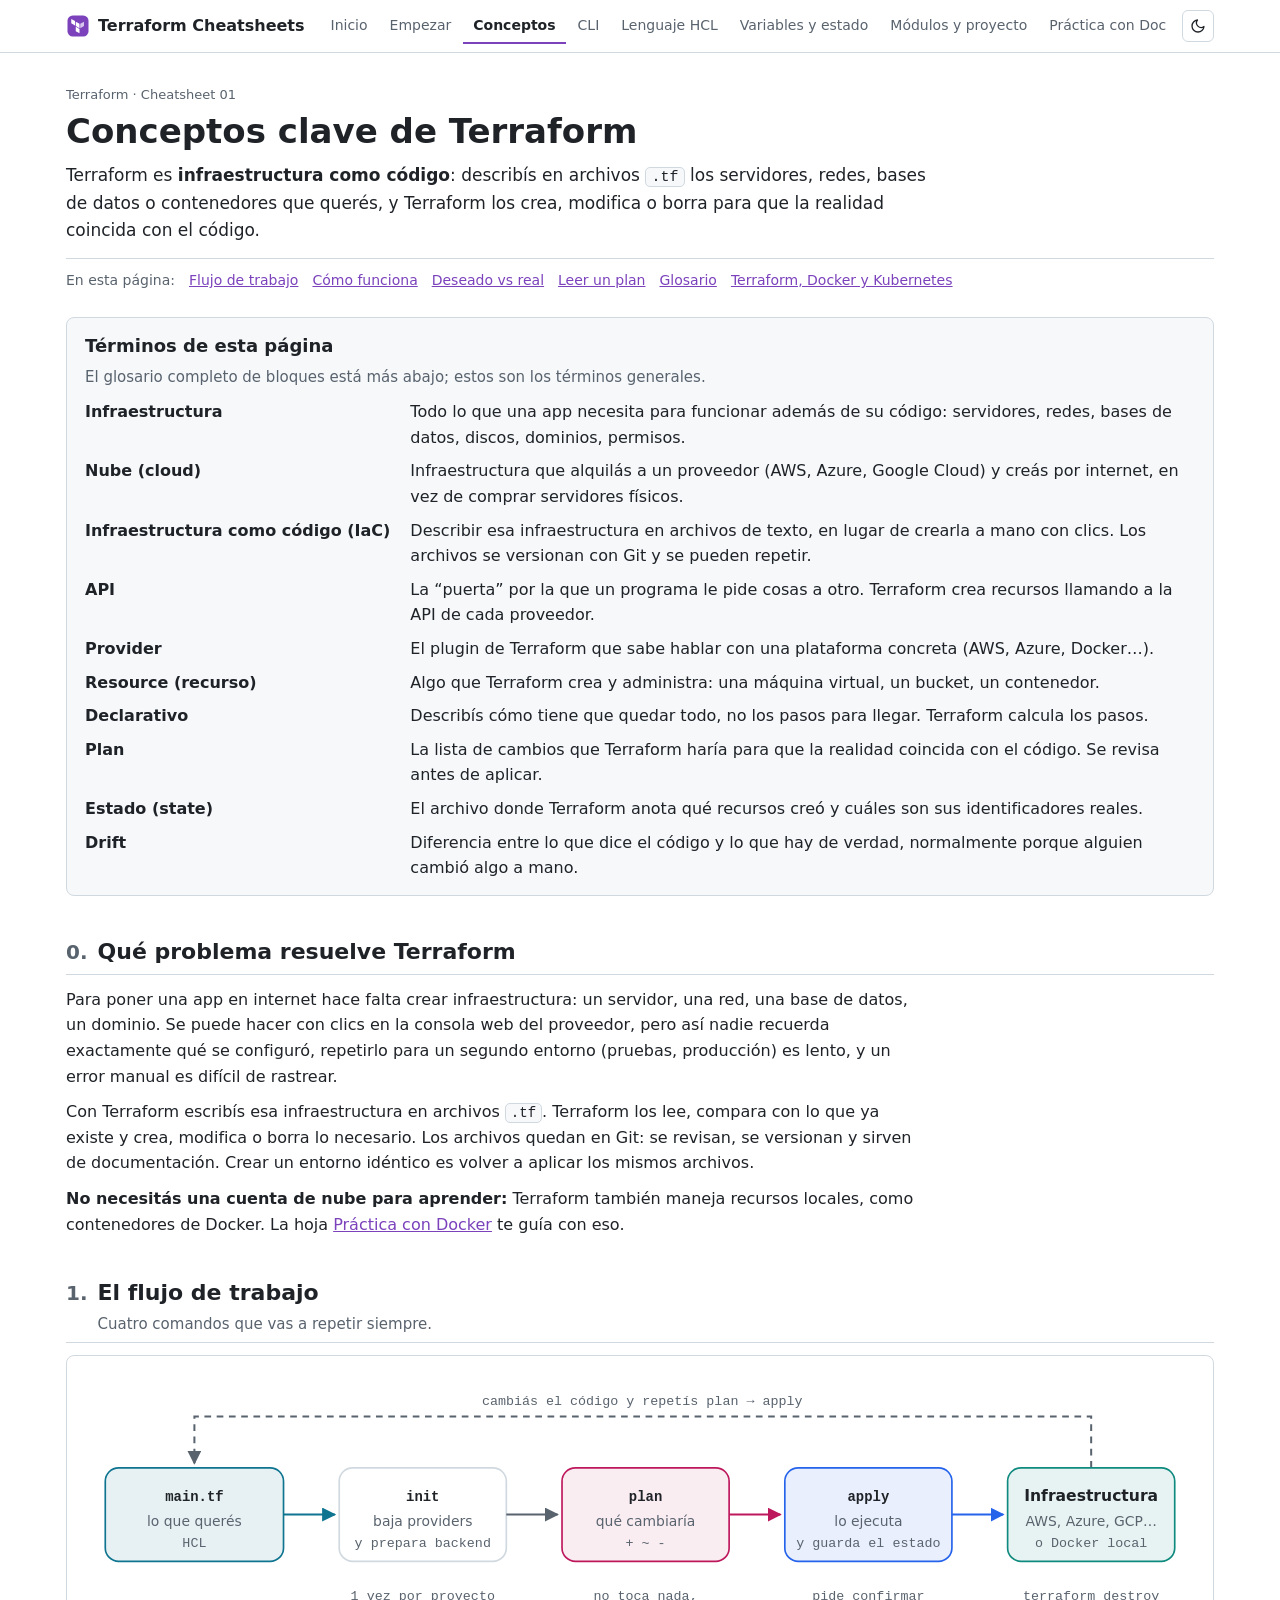
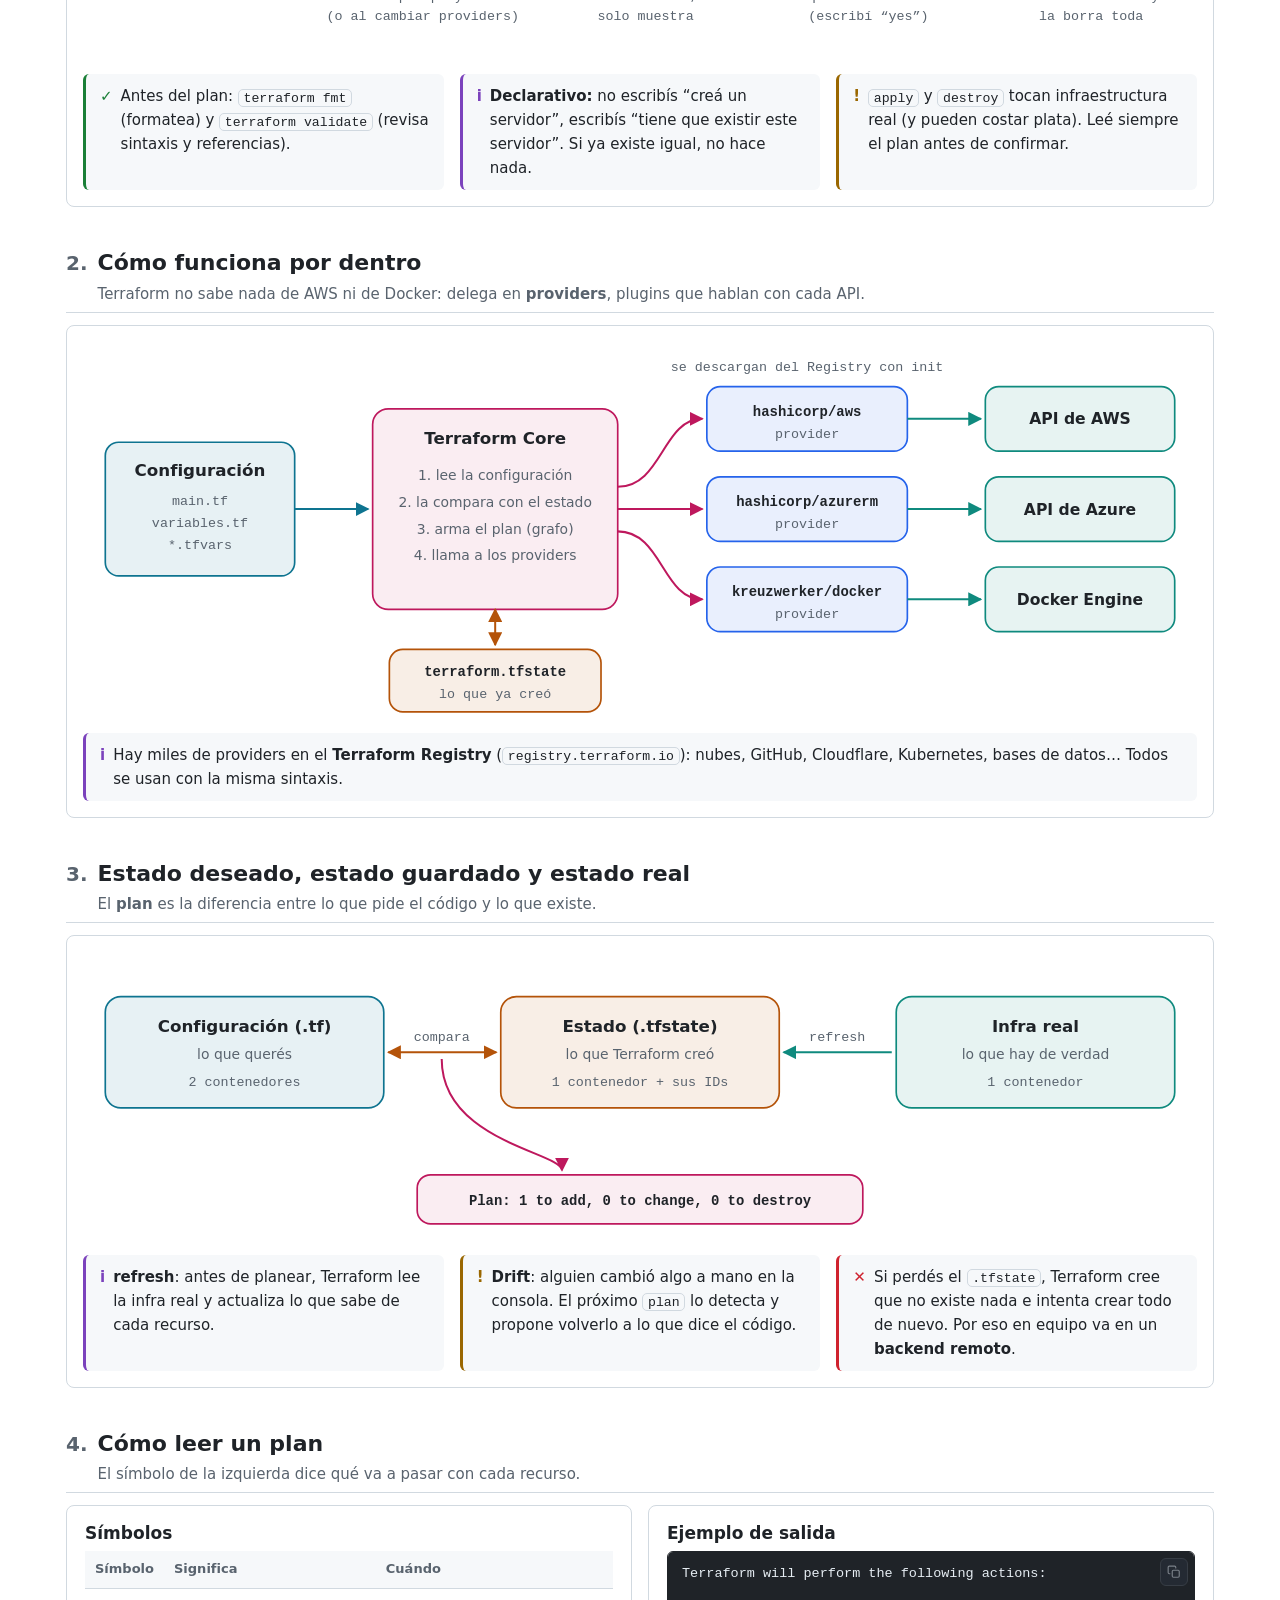
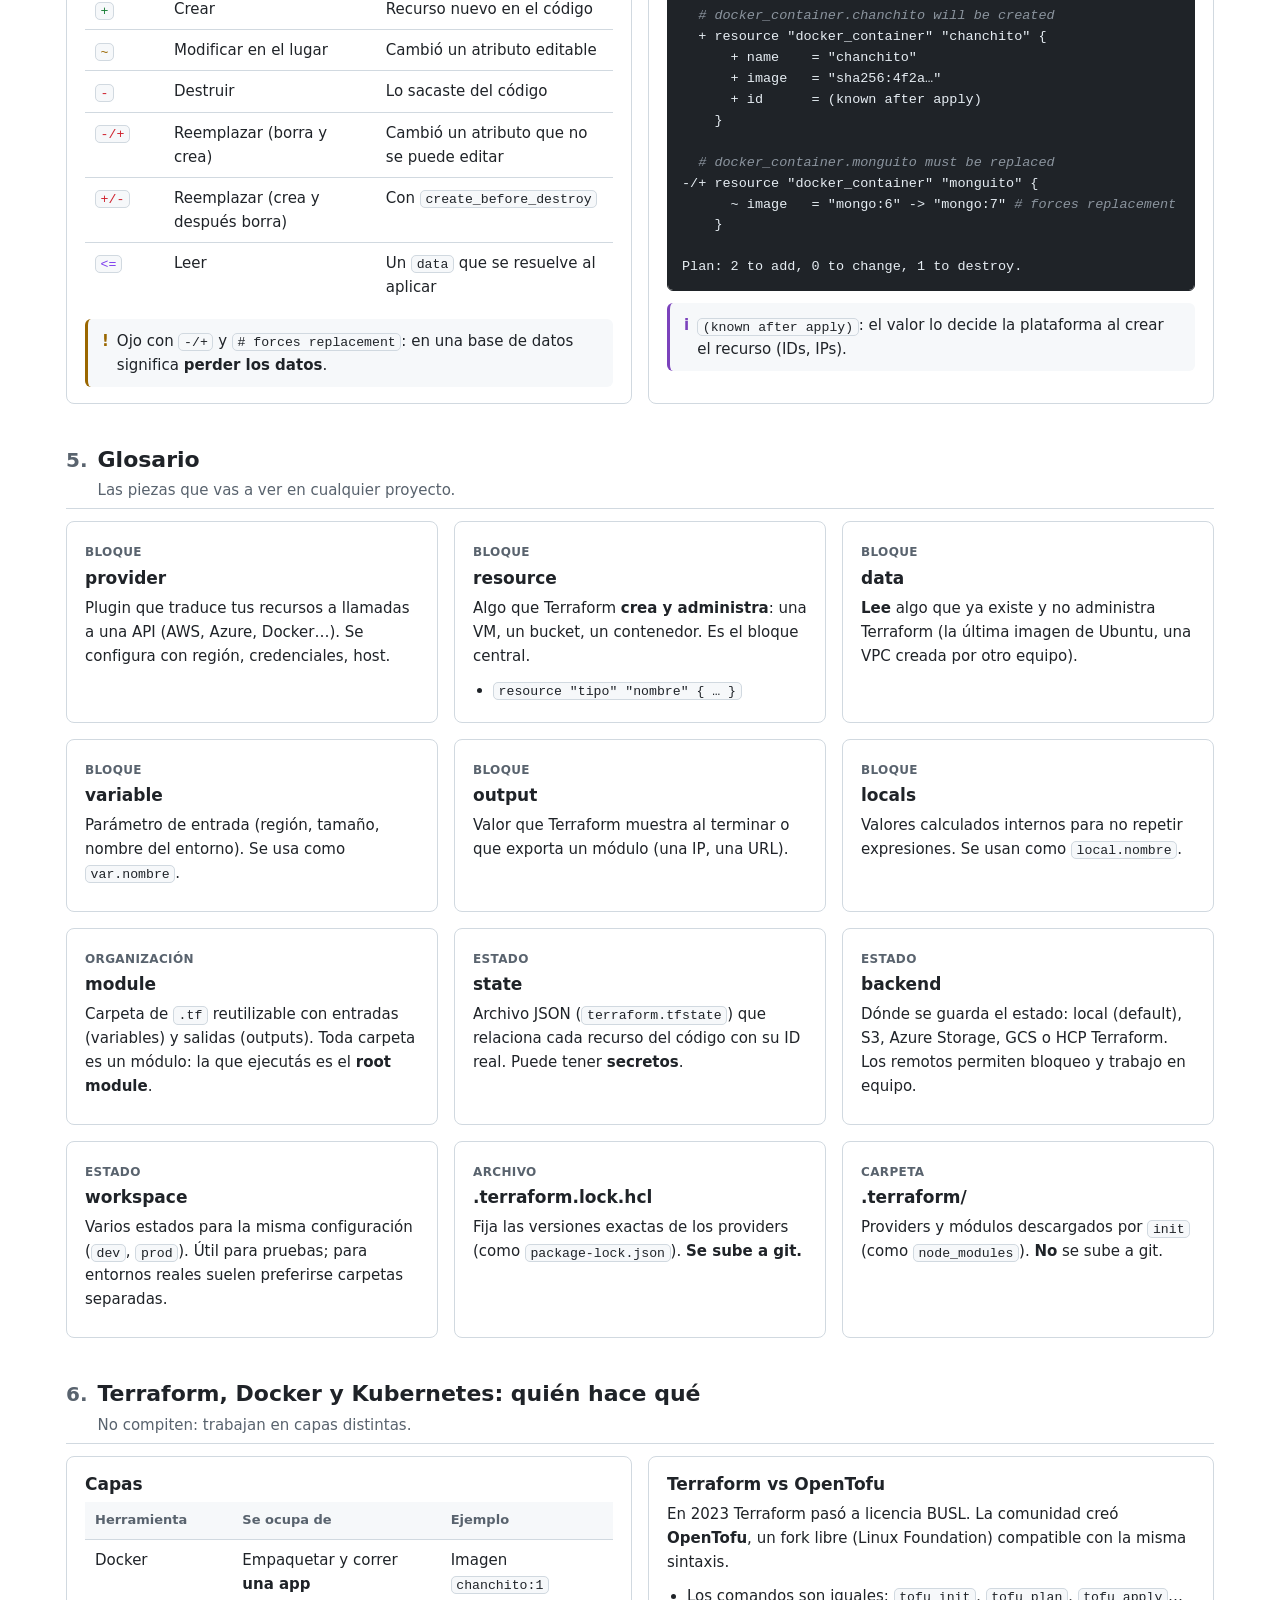
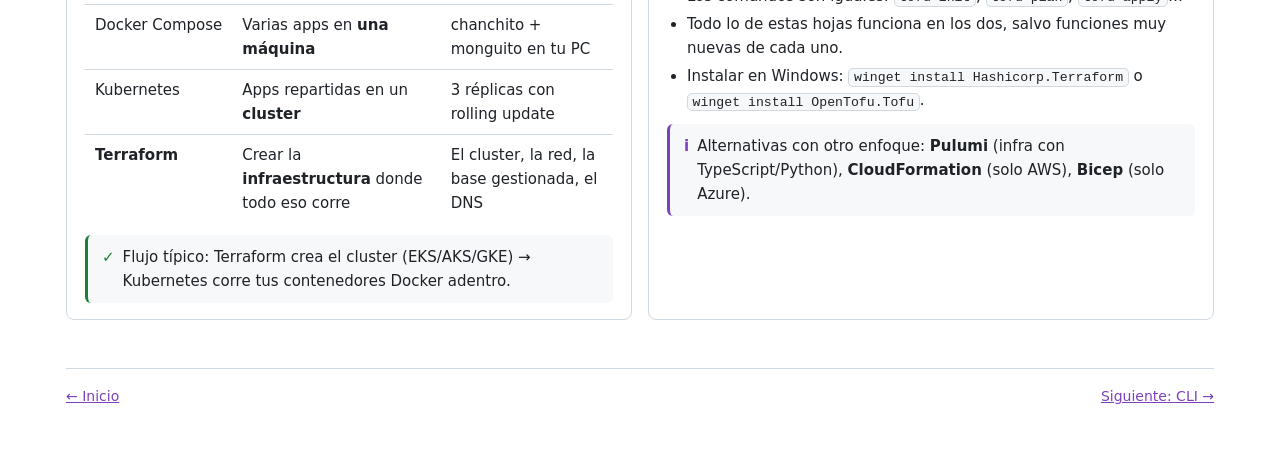
<file: 01-conceptos.html>
<!doctype html>
<html lang="es">
<head>
<meta charset="utf-8">
<meta name="viewport" content="width=device-width, initial-scale=1">
<meta name="description" content="Conceptos de Terraform con diagramas: infraestructura como código, flujo init/plan/apply, providers, estado y glosario.">
<meta name="theme-color" content="#7b42bc">
<title>Terraform · Conceptos</title>
<link rel="icon" href="data:image/svg+xml,%3Csvg xmlns='http://www.w3.org/2000/svg' viewBox='0 0 64 64'%3E%3Crect x='4' y='4' width='56' height='56' rx='14' fill='%237b42bc'/%3E%3Cg fill='%23fff'%3E%3Cpath d='M14 13l10 5.8v11.6l-10-5.8z'/%3E%3Cpath d='M26 20.4l10 5.8v11.6l-10-5.8z'/%3E%3Cpath d='M26 34.2l10 5.8v11.6l-10-5.8z'/%3E%3Cpath d='M38 26.2l10-5.8v11.6l-10 5.8z' opacity='.7'/%3E%3C/g%3E%3C/svg%3E">
<link rel="stylesheet" href="assets/style.css">
<script src="assets/app.js"></script>
</head>
<body data-page="conceptos">
<header class="topbar"></header>

<svg width="0" height="0" style="position:absolute" aria-hidden="true" focusable="false">
  <defs>
    <marker id="ah" viewBox="0 0 10 10" refX="9" refY="5" markerWidth="7" markerHeight="7" orient="auto-start-reverse"><path d="M0,0 L10,5 L0,10 z" class="d-head"/></marker>
    <marker id="ah-img" viewBox="0 0 10 10" refX="9" refY="5" markerWidth="7" markerHeight="7" orient="auto-start-reverse"><path d="M0,0 L10,5 L0,10 z" class="f-img"/></marker>
    <marker id="ah-comp" viewBox="0 0 10 10" refX="9" refY="5" markerWidth="7" markerHeight="7" orient="auto-start-reverse"><path d="M0,0 L10,5 L0,10 z" class="f-comp"/></marker>
    <marker id="ah-cont" viewBox="0 0 10 10" refX="9" refY="5" markerWidth="7" markerHeight="7" orient="auto-start-reverse"><path d="M0,0 L10,5 L0,10 z" class="f-cont"/></marker>
    <marker id="ah-vol" viewBox="0 0 10 10" refX="9" refY="5" markerWidth="7" markerHeight="7" orient="auto-start-reverse"><path d="M0,0 L10,5 L0,10 z" class="f-vol"/></marker>
    <marker id="ah-file" viewBox="0 0 10 10" refX="9" refY="5" markerWidth="7" markerHeight="7" orient="auto-start-reverse"><path d="M0,0 L10,5 L0,10 z" class="f-file"/></marker>
  </defs>
</svg>

<main class="wrap">

  <div class="hero">
    <span class="eyebrow">Terraform · Cheatsheet 01</span>
    <h1>Conceptos clave de Terraform</h1>
    <p class="lead">Terraform es <b>infraestructura como código</b>: describís en archivos <code>.tf</code> los servidores, redes, bases de datos o contenedores que querés, y Terraform los crea, modifica o borra para que la realidad coincida con el código.</p>
    <nav class="toc">
      <a href="#flujo">Flujo de trabajo</a>
      <a href="#arquitectura">Cómo funciona</a>
      <a href="#estado">Deseado vs real</a>
      <a href="#plan">Leer un plan</a>
      <a href="#glosario">Glosario</a>
      <a href="#ecosistema">Terraform, Docker y Kubernetes</a>
    </nav>
  </div>

  <section class="terms-box">
    <h2>Términos de esta página</h2>
    <p>El glosario completo de bloques está más abajo; estos son los términos generales.</p>
    <dl class="terms">
      <dt>Infraestructura</dt><dd>Todo lo que una app necesita para funcionar además de su código: servidores, redes, bases de datos, discos, dominios, permisos.</dd>
      <dt>Nube (cloud)</dt><dd>Infraestructura que alquilás a un proveedor (AWS, Azure, Google Cloud) y creás por internet, en vez de comprar servidores físicos.</dd>
      <dt>Infraestructura como código (IaC)</dt><dd>Describir esa infraestructura en archivos de texto, en lugar de crearla a mano con clics. Los archivos se versionan con Git y se pueden repetir.</dd>
      <dt>API</dt><dd>La “puerta” por la que un programa le pide cosas a otro. Terraform crea recursos llamando a la API de cada proveedor.</dd>
      <dt>Provider</dt><dd>El plugin de Terraform que sabe hablar con una plataforma concreta (AWS, Azure, Docker…).</dd>
      <dt>Resource (recurso)</dt><dd>Algo que Terraform crea y administra: una máquina virtual, un bucket, un contenedor.</dd>
      <dt>Declarativo</dt><dd>Describís cómo tiene que quedar todo, no los pasos para llegar. Terraform calcula los pasos.</dd>
      <dt>Plan</dt><dd>La lista de cambios que Terraform haría para que la realidad coincida con el código. Se revisa antes de aplicar.</dd>
      <dt>Estado (state)</dt><dd>El archivo donde Terraform anota qué recursos creó y cuáles son sus identificadores reales.</dd>
      <dt>Drift</dt><dd>Diferencia entre lo que dice el código y lo que hay de verdad, normalmente porque alguien cambió algo a mano.</dd>
    </dl>
  </section>

  <section class="block" id="iac">
    <div class="section-head">
      <div class="num">0</div>
      <div class="titles"><h2>Qué problema resuelve Terraform</h2></div>
    </div>
    <div class="explain">
      <p>Para poner una app en internet hace falta crear infraestructura: un servidor, una red, una base de datos, un dominio. Se puede hacer con clics en la consola web del proveedor, pero así nadie recuerda exactamente qué se configuró, repetirlo para un segundo entorno (pruebas, producción) es lento, y un error manual es difícil de rastrear.</p>
      <p>Con Terraform escribís esa infraestructura en archivos <code>.tf</code>. Terraform los lee, compara con lo que ya existe y crea, modifica o borra lo necesario. Los archivos quedan en Git: se revisan, se versionan y sirven de documentación. Crear un entorno idéntico es volver a aplicar los mismos archivos.</p>
      <p><b>No necesitás una cuenta de nube para aprender:</b> Terraform también maneja recursos locales, como contenedores de Docker. La hoja <a href="06-practica-docker.html">Práctica con Docker</a> te guía con eso.</p>
    </div>
  </section>

  <!-- ================= FLUJO ================= -->
  <section class="block" id="flujo">
    <div class="section-head">
      <div class="num" style="--tone:var(--c-comp)">1</div>
      <div class="titles"><h2>El flujo de trabajo</h2><p>Cuatro comandos que vas a repetir siempre.</p></div>
    </div>
    <div class="diagram">
      <div class="svg-scroll">
      <svg viewBox="0 0 1000 250" role="img" aria-label="Escribís main.tf, terraform init descarga providers, plan muestra los cambios, apply los ejecuta sobre la infraestructura">
        <path d="M905,86 L905,40 L100,40 L100,82" class="d-line" style="stroke-dasharray:6 5" marker-end="url(#ah)"/>
        <text x="502" y="30" text-anchor="middle" class="d-lbl">cambiás el código y repetís plan → apply</text>

        <rect x="20" y="86" width="160" height="84" rx="12" class="d-file"/>
        <text x="100" y="116" text-anchor="middle" class="d-code" style="font-weight:700">main.tf</text>
        <text x="100" y="138" text-anchor="middle" class="d-sub">lo que querés</text>
        <text x="100" y="157" text-anchor="middle" class="d-lbl">HCL</text>

        <rect x="230" y="86" width="150" height="84" rx="12" class="d-plain"/>
        <text x="305" y="116" text-anchor="middle" class="d-code" style="font-weight:700">init</text>
        <text x="305" y="138" text-anchor="middle" class="d-sub">baja providers</text>
        <text x="305" y="157" text-anchor="middle" class="d-lbl">y prepara backend</text>

        <rect x="430" y="86" width="150" height="84" rx="12" class="d-comp"/>
        <text x="505" y="116" text-anchor="middle" class="d-code" style="font-weight:700">plan</text>
        <text x="505" y="138" text-anchor="middle" class="d-sub">qué cambiaría</text>
        <text x="505" y="157" text-anchor="middle" class="d-lbl">+  ~  -</text>

        <rect x="630" y="86" width="150" height="84" rx="12" class="d-img"/>
        <text x="705" y="116" text-anchor="middle" class="d-code" style="font-weight:700">apply</text>
        <text x="705" y="138" text-anchor="middle" class="d-sub">lo ejecuta</text>
        <text x="705" y="157" text-anchor="middle" class="d-lbl">y guarda el estado</text>

        <rect x="830" y="86" width="150" height="84" rx="12" class="d-cont"/>
        <text x="905" y="116" text-anchor="middle" class="d-title" style="font-size:14px">Infraestructura</text>
        <text x="905" y="138" text-anchor="middle" class="d-sub">AWS, Azure, GCP…</text>
        <text x="905" y="157" text-anchor="middle" class="d-lbl">o Docker local</text>

        <path d="M180,128 L226,128" class="d-line s-file" marker-end="url(#ah-file)"/>
        <path d="M380,128 L426,128" class="d-line" marker-end="url(#ah)"/>
        <path d="M580,128 L626,128" class="d-line s-comp" marker-end="url(#ah-comp)"/>
        <path d="M780,128 L826,128" class="d-line s-img" marker-end="url(#ah-img)"/>

        <text x="305" y="205" text-anchor="middle" class="d-lbl">1 vez por proyecto</text>
        <text x="305" y="223" text-anchor="middle" class="d-lbl">(o al cambiar providers)</text>
        <text x="505" y="205" text-anchor="middle" class="d-lbl">no toca nada,</text>
        <text x="505" y="223" text-anchor="middle" class="d-lbl">solo muestra</text>
        <text x="705" y="205" text-anchor="middle" class="d-lbl">pide confirmar</text>
        <text x="705" y="223" text-anchor="middle" class="d-lbl">(escribí “yes”)</text>
        <text x="905" y="205" text-anchor="middle" class="d-lbl">terraform destroy</text>
        <text x="905" y="223" text-anchor="middle" class="d-lbl">la borra toda</text>
      </svg>
      </div>
      <div class="grid cols-3" style="margin-top:12px">
        <div class="callout tip"><span class="ico">✓</span><p>Antes del plan: <code>terraform fmt</code> (formatea) y <code>terraform validate</code> (revisa sintaxis y referencias).</p></div>
        <div class="callout info"><span class="ico">i</span><p><b>Declarativo:</b> no escribís “creá un servidor”, escribís “tiene que existir este servidor”. Si ya existe igual, no hace nada.</p></div>
        <div class="callout warn"><span class="ico">!</span><p><code>apply</code> y <code>destroy</code> tocan infraestructura real (y pueden costar plata). Leé siempre el plan antes de confirmar.</p></div>
      </div>
    </div>
  </section>

  <!-- ================= ARQUITECTURA ================= -->
  <section class="block" id="arquitectura">
    <div class="section-head">
      <div class="num" style="--tone:var(--c-img)">2</div>
      <div class="titles"><h2>Cómo funciona por dentro</h2><p>Terraform no sabe nada de AWS ni de Docker: delega en <b>providers</b>, plugins que hablan con cada API.</p></div>
    </div>
    <div class="diagram">
      <div class="svg-scroll">
      <svg viewBox="0 0 1000 340" role="img" aria-label="La configuración entra a Terraform Core, que usa el estado y llama a providers; cada provider habla con la API de su plataforma">
        <rect x="20" y="90" width="170" height="120" rx="12" class="d-file"/>
        <text x="105" y="120" text-anchor="middle" class="d-title">Configuración</text>
        <text x="105" y="146" text-anchor="middle" class="d-lbl">main.tf</text>
        <text x="105" y="166" text-anchor="middle" class="d-lbl">variables.tf</text>
        <text x="105" y="186" text-anchor="middle" class="d-lbl">*.tfvars</text>
        <path d="M190,150 L256,150" class="d-line s-file" marker-end="url(#ah-file)"/>

        <rect x="260" y="60" width="220" height="180" rx="14" class="d-comp"/>
        <text x="370" y="92" text-anchor="middle" class="d-title">Terraform Core</text>
        <text x="370" y="124" text-anchor="middle" class="d-sub">1. lee la configuración</text>
        <text x="370" y="148" text-anchor="middle" class="d-sub">2. la compara con el estado</text>
        <text x="370" y="172" text-anchor="middle" class="d-sub">3. arma el plan (grafo)</text>
        <text x="370" y="196" text-anchor="middle" class="d-sub">4. llama a los providers</text>

        <path d="M370,240 L370,272" class="d-line s-vol" marker-start="url(#ah-vol)" marker-end="url(#ah-vol)"/>
        <rect x="275" y="276" width="190" height="56" rx="12" class="d-vol"/>
        <text x="370" y="300" text-anchor="middle" class="d-code" style="font-weight:700">terraform.tfstate</text>
        <text x="370" y="320" text-anchor="middle" class="d-lbl">lo que ya creó</text>

        <text x="650" y="26" text-anchor="middle" class="d-lbl">se descargan del Registry con init</text>
        <rect x="560" y="40" width="180" height="58" rx="12" class="d-img"/>
        <text x="650" y="66" text-anchor="middle" class="d-code" style="font-weight:700">hashicorp/aws</text>
        <text x="650" y="86" text-anchor="middle" class="d-lbl">provider</text>
        <rect x="560" y="121" width="180" height="58" rx="12" class="d-img"/>
        <text x="650" y="147" text-anchor="middle" class="d-code" style="font-weight:700">hashicorp/azurerm</text>
        <text x="650" y="167" text-anchor="middle" class="d-lbl">provider</text>
        <rect x="560" y="202" width="180" height="58" rx="12" class="d-img"/>
        <text x="650" y="228" text-anchor="middle" class="d-code" style="font-weight:700">kreuzwerker/docker</text>
        <text x="650" y="248" text-anchor="middle" class="d-lbl">provider</text>

        <path d="M480,130 C520,130 520,69 556,69" class="d-line s-comp" marker-end="url(#ah-comp)"/>
        <path d="M480,150 L556,150" class="d-line s-comp" marker-end="url(#ah-comp)"/>
        <path d="M480,170 C520,170 520,231 556,231" class="d-line s-comp" marker-end="url(#ah-comp)"/>

        <rect x="810" y="40" width="170" height="58" rx="12" class="d-cont"/>
        <text x="895" y="74" text-anchor="middle" class="d-title" style="font-size:14px">API de AWS</text>
        <rect x="810" y="121" width="170" height="58" rx="12" class="d-cont"/>
        <text x="895" y="155" text-anchor="middle" class="d-title" style="font-size:14px">API de Azure</text>
        <rect x="810" y="202" width="170" height="58" rx="12" class="d-cont"/>
        <text x="895" y="236" text-anchor="middle" class="d-title" style="font-size:14px">Docker Engine</text>

        <path d="M740,69 L806,69" class="d-line s-cont" marker-end="url(#ah-cont)"/>
        <path d="M740,150 L806,150" class="d-line s-cont" marker-end="url(#ah-cont)"/>
        <path d="M740,231 L806,231" class="d-line s-cont" marker-end="url(#ah-cont)"/>
      </svg>
      </div>
      <div class="callout info"><span class="ico">i</span><p>Hay miles de providers en el <b>Terraform Registry</b> (<code>registry.terraform.io</code>): nubes, GitHub, Cloudflare, Kubernetes, bases de datos… Todos se usan con la misma sintaxis.</p></div>
    </div>
  </section>

  <!-- ================= ESTADO ================= -->
  <section class="block" id="estado">
    <div class="section-head">
      <div class="num" style="--tone:var(--c-vol)">3</div>
      <div class="titles"><h2>Estado deseado, estado guardado y estado real</h2><p>El <b>plan</b> es la diferencia entre lo que pide el código y lo que existe.</p></div>
    </div>
    <div class="diagram">
      <div class="svg-scroll">
      <svg viewBox="0 0 1000 250" role="img" aria-label="El plan compara la configuración con el estado, que se refresca leyendo la infraestructura real">
        <rect x="20" y="40" width="250" height="100" rx="14" class="d-file"/>
        <text x="145" y="72" text-anchor="middle" class="d-title">Configuración (.tf)</text>
        <text x="145" y="96" text-anchor="middle" class="d-sub">lo que querés</text>
        <text x="145" y="120" text-anchor="middle" class="d-lbl">2 contenedores</text>

        <rect x="375" y="40" width="250" height="100" rx="14" class="d-vol"/>
        <text x="500" y="72" text-anchor="middle" class="d-title">Estado (.tfstate)</text>
        <text x="500" y="96" text-anchor="middle" class="d-sub">lo que Terraform creó</text>
        <text x="500" y="120" text-anchor="middle" class="d-lbl">1 contenedor + sus IDs</text>

        <rect x="730" y="40" width="250" height="100" rx="14" class="d-cont"/>
        <text x="855" y="72" text-anchor="middle" class="d-title">Infra real</text>
        <text x="855" y="96" text-anchor="middle" class="d-sub">lo que hay de verdad</text>
        <text x="855" y="120" text-anchor="middle" class="d-lbl">1 contenedor</text>

        <path d="M726,90 L629,90" class="d-line s-cont" marker-end="url(#ah-cont)"/>
        <text x="677" y="80" text-anchor="middle" class="d-lbl">refresh</text>
        <path d="M371,90 L274,90" class="d-line s-vol" marker-start="url(#ah-vol)" marker-end="url(#ah-vol)"/>
        <text x="322" y="80" text-anchor="middle" class="d-lbl">compara</text>

        <path d="M322,96 C322,170 430,180 430,196" class="d-line s-comp" marker-end="url(#ah-comp)"/>
        <rect x="300" y="200" width="400" height="44" rx="12" class="d-comp"/>
        <text x="500" y="227" text-anchor="middle" class="d-code" style="font-weight:700">Plan: 1 to add, 0 to change, 0 to destroy</text>
      </svg>
      </div>
      <div class="grid cols-3" style="margin-top:12px">
        <div class="callout info"><span class="ico">i</span><p><b>refresh</b>: antes de planear, Terraform lee la infra real y actualiza lo que sabe de cada recurso.</p></div>
        <div class="callout warn"><span class="ico">!</span><p><b>Drift</b>: alguien cambió algo a mano en la consola. El próximo <code>plan</code> lo detecta y propone volverlo a lo que dice el código.</p></div>
        <div class="callout bad"><span class="ico">✕</span><p>Si perdés el <code>.tfstate</code>, Terraform cree que no existe nada e intenta crear todo de nuevo. Por eso en equipo va en un <b>backend remoto</b>.</p></div>
      </div>
    </div>
  </section>

  <!-- ================= PLAN ================= -->
  <section class="block" id="plan">
    <div class="section-head">
      <div class="num" style="--tone:var(--ok)">4</div>
      <div class="titles"><h2>Cómo leer un plan</h2><p>El símbolo de la izquierda dice qué va a pasar con cada recurso.</p></div>
    </div>
    <div class="grid cols-2">
      <div class="card t-ok">
        <h3>Símbolos</h3>
        <div class="table-wrap">
          <table>
            <thead><tr><th>Símbolo</th><th>Significa</th><th>Cuándo</th></tr></thead>
            <tbody>
              <tr><td><code style="color:var(--ok)">+</code></td><td>Crear</td><td>Recurso nuevo en el código</td></tr>
              <tr><td><code style="color:var(--warn)">~</code></td><td>Modificar en el lugar</td><td>Cambió un atributo editable</td></tr>
              <tr><td><code style="color:var(--bad)">-</code></td><td>Destruir</td><td>Lo sacaste del código</td></tr>
              <tr><td><code style="color:var(--bad)">-/+</code></td><td>Reemplazar (borra y crea)</td><td>Cambió un atributo que no se puede editar</td></tr>
              <tr><td><code style="color:var(--bad)">+/-</code></td><td>Reemplazar (crea y después borra)</td><td>Con <code>create_before_destroy</code></td></tr>
              <tr><td><code style="color:var(--c-net)">&lt;=</code></td><td>Leer</td><td>Un <code>data</code> que se resuelve al aplicar</td></tr>
            </tbody>
          </table>
        </div>
        <div class="callout warn"><span class="ico">!</span><p>Ojo con <code>-/+</code> y <code># forces replacement</code>: en una base de datos significa <b>perder los datos</b>.</p></div>
      </div>
      <div class="card t-ok">
        <h3>Ejemplo de salida</h3>
        <pre class="big"><code data-lang="plain">Terraform will perform the following actions:

  # docker_container.chanchito will be created
  + resource "docker_container" "chanchito" {
      + name    = "chanchito"
      + image   = "sha256:4f2a…"
      + id      = (known after apply)
    }

  # docker_container.monguito must be replaced
-/+ resource "docker_container" "monguito" {
      ~ image   = "mongo:6" -> "mongo:7" # forces replacement
    }

Plan: 2 to add, 0 to change, 1 to destroy.</code></pre>
        <div class="callout info"><span class="ico">i</span><p><code>(known after apply)</code>: el valor lo decide la plataforma al crear el recurso (IDs, IPs).</p></div>
      </div>
    </div>
  </section>

  <!-- ================= GLOSARIO ================= -->
  <section class="block" id="glosario">
    <div class="section-head">
      <div class="num" style="--tone:var(--c-cont)">5</div>
      <div class="titles"><h2>Glosario</h2><p>Las piezas que vas a ver en cualquier proyecto.</p></div>
    </div>
    <div class="grid" style="grid-template-columns:repeat(auto-fit,minmax(min(100%,340px),1fr))">
      <div class="card t-img">
        <span class="tag">Bloque</span>
        <h3>provider</h3>
        <p>Plugin que traduce tus recursos a llamadas a una API (AWS, Azure, Docker…). Se configura con región, credenciales, host.</p>
      </div>
      <div class="card t-cont">
        <span class="tag">Bloque</span>
        <h3>resource</h3>
        <p>Algo que Terraform <b>crea y administra</b>: una VM, un bucket, un contenedor. Es el bloque central.</p>
        <ul><li><code>resource "tipo" "nombre" { … }</code></li></ul>
      </div>
      <div class="card t-net">
        <span class="tag">Bloque</span>
        <h3>data</h3>
        <p><b>Lee</b> algo que ya existe y no administra Terraform (la última imagen de Ubuntu, una VPC creada por otro equipo).</p>
      </div>
      <div class="card t-file">
        <span class="tag">Bloque</span>
        <h3>variable</h3>
        <p>Parámetro de entrada (región, tamaño, nombre del entorno). Se usa como <code>var.nombre</code>.</p>
      </div>
      <div class="card t-file">
        <span class="tag">Bloque</span>
        <h3>output</h3>
        <p>Valor que Terraform muestra al terminar o que exporta un módulo (una IP, una URL).</p>
      </div>
      <div class="card t-file">
        <span class="tag">Bloque</span>
        <h3>locals</h3>
        <p>Valores calculados internos para no repetir expresiones. Se usan como <code>local.nombre</code>.</p>
      </div>
      <div class="card t-comp">
        <span class="tag">Organización</span>
        <h3>module</h3>
        <p>Carpeta de <code>.tf</code> reutilizable con entradas (variables) y salidas (outputs). Toda carpeta es un módulo: la que ejecutás es el <b>root module</b>.</p>
      </div>
      <div class="card t-vol">
        <span class="tag">Estado</span>
        <h3>state</h3>
        <p>Archivo JSON (<code>terraform.tfstate</code>) que relaciona cada recurso del código con su ID real. Puede tener <b>secretos</b>.</p>
      </div>
      <div class="card t-vol">
        <span class="tag">Estado</span>
        <h3>backend</h3>
        <p>Dónde se guarda el estado: local (default), S3, Azure Storage, GCS o HCP Terraform. Los remotos permiten bloqueo y trabajo en equipo.</p>
      </div>
      <div class="card t-comp">
        <span class="tag">Estado</span>
        <h3>workspace</h3>
        <p>Varios estados para la misma configuración (<code>dev</code>, <code>prod</code>). Útil para pruebas; para entornos reales suelen preferirse carpetas separadas.</p>
      </div>
      <div class="card t-img">
        <span class="tag">Archivo</span>
        <h3>.terraform.lock.hcl</h3>
        <p>Fija las versiones exactas de los providers (como <code>package-lock.json</code>). <b>Se sube a git.</b></p>
      </div>
      <div class="card t-img">
        <span class="tag">Carpeta</span>
        <h3>.terraform/</h3>
        <p>Providers y módulos descargados por <code>init</code> (como <code>node_modules</code>). <b>No</b> se sube a git.</p>
      </div>
    </div>
  </section>

  <!-- ================= ECOSISTEMA ================= -->
  <section class="block" id="ecosistema">
    <div class="section-head">
      <div class="num" style="--tone:var(--c-net)">6</div>
      <div class="titles"><h2>Terraform, Docker y Kubernetes: quién hace qué</h2><p>No compiten: trabajan en capas distintas.</p></div>
    </div>
    <div class="grid cols-2">
      <div class="card t-net">
        <h3>Capas</h3>
        <div class="table-wrap">
          <table>
            <thead><tr><th>Herramienta</th><th>Se ocupa de</th><th>Ejemplo</th></tr></thead>
            <tbody>
              <tr><td>Docker</td><td>Empaquetar y correr <b>una app</b></td><td>Imagen <code>chanchito:1</code></td></tr>
              <tr><td>Docker Compose</td><td>Varias apps en <b>una máquina</b></td><td>chanchito + monguito en tu PC</td></tr>
              <tr><td>Kubernetes</td><td>Apps repartidas en un <b>cluster</b></td><td>3 réplicas con rolling update</td></tr>
              <tr><td><b>Terraform</b></td><td>Crear la <b>infraestructura</b> donde todo eso corre</td><td>El cluster, la red, la base gestionada, el DNS</td></tr>
            </tbody>
          </table>
        </div>
        <div class="callout tip"><span class="ico">✓</span><p>Flujo típico: Terraform crea el cluster (EKS/AKS/GKE) → Kubernetes corre tus contenedores Docker adentro.</p></div>
      </div>
      <div class="card t-comp">
        <h3>Terraform vs OpenTofu</h3>
        <p>En 2023 Terraform pasó a licencia BUSL. La comunidad creó <b>OpenTofu</b>, un fork libre (Linux Foundation) compatible con la misma sintaxis.</p>
        <ul>
          <li>Los comandos son iguales: <code>tofu init</code>, <code>tofu plan</code>, <code>tofu apply</code>…</li>
          <li>Todo lo de estas hojas funciona en los dos, salvo funciones muy nuevas de cada uno.</li>
          <li>Instalar en Windows: <code>winget install Hashicorp.Terraform</code> o <code>winget install OpenTofu.Tofu</code>.</li>
        </ul>
        <div class="callout info"><span class="ico">i</span><p>Alternativas con otro enfoque: <b>Pulumi</b> (infra con TypeScript/Python), <b>CloudFormation</b> (solo AWS), <b>Bicep</b> (solo Azure).</p></div>
      </div>
    </div>
  </section>

  <footer class="foot">
    <a href="index.html">← Inicio</a>
    <a href="02-cli.html">Siguiente: CLI →</a>
  </footer>
</main>
</body>
</html>
</file>
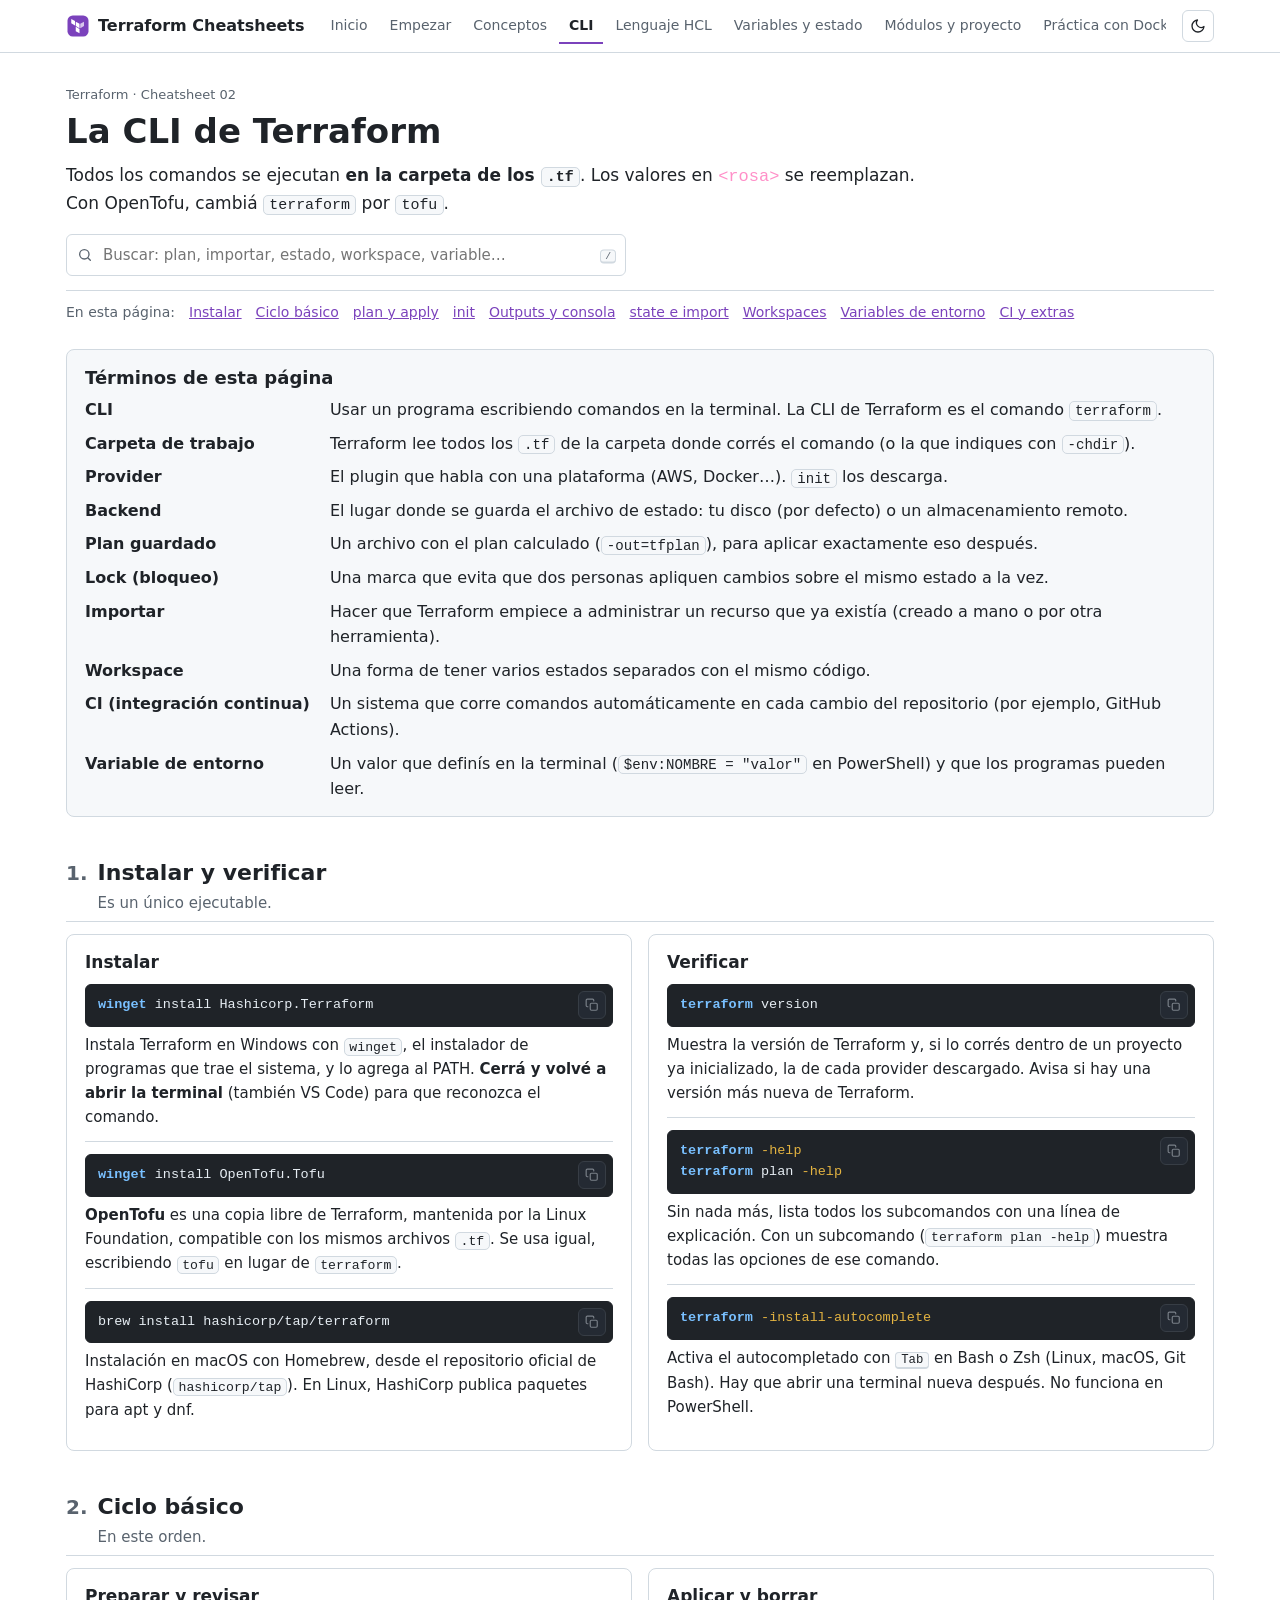
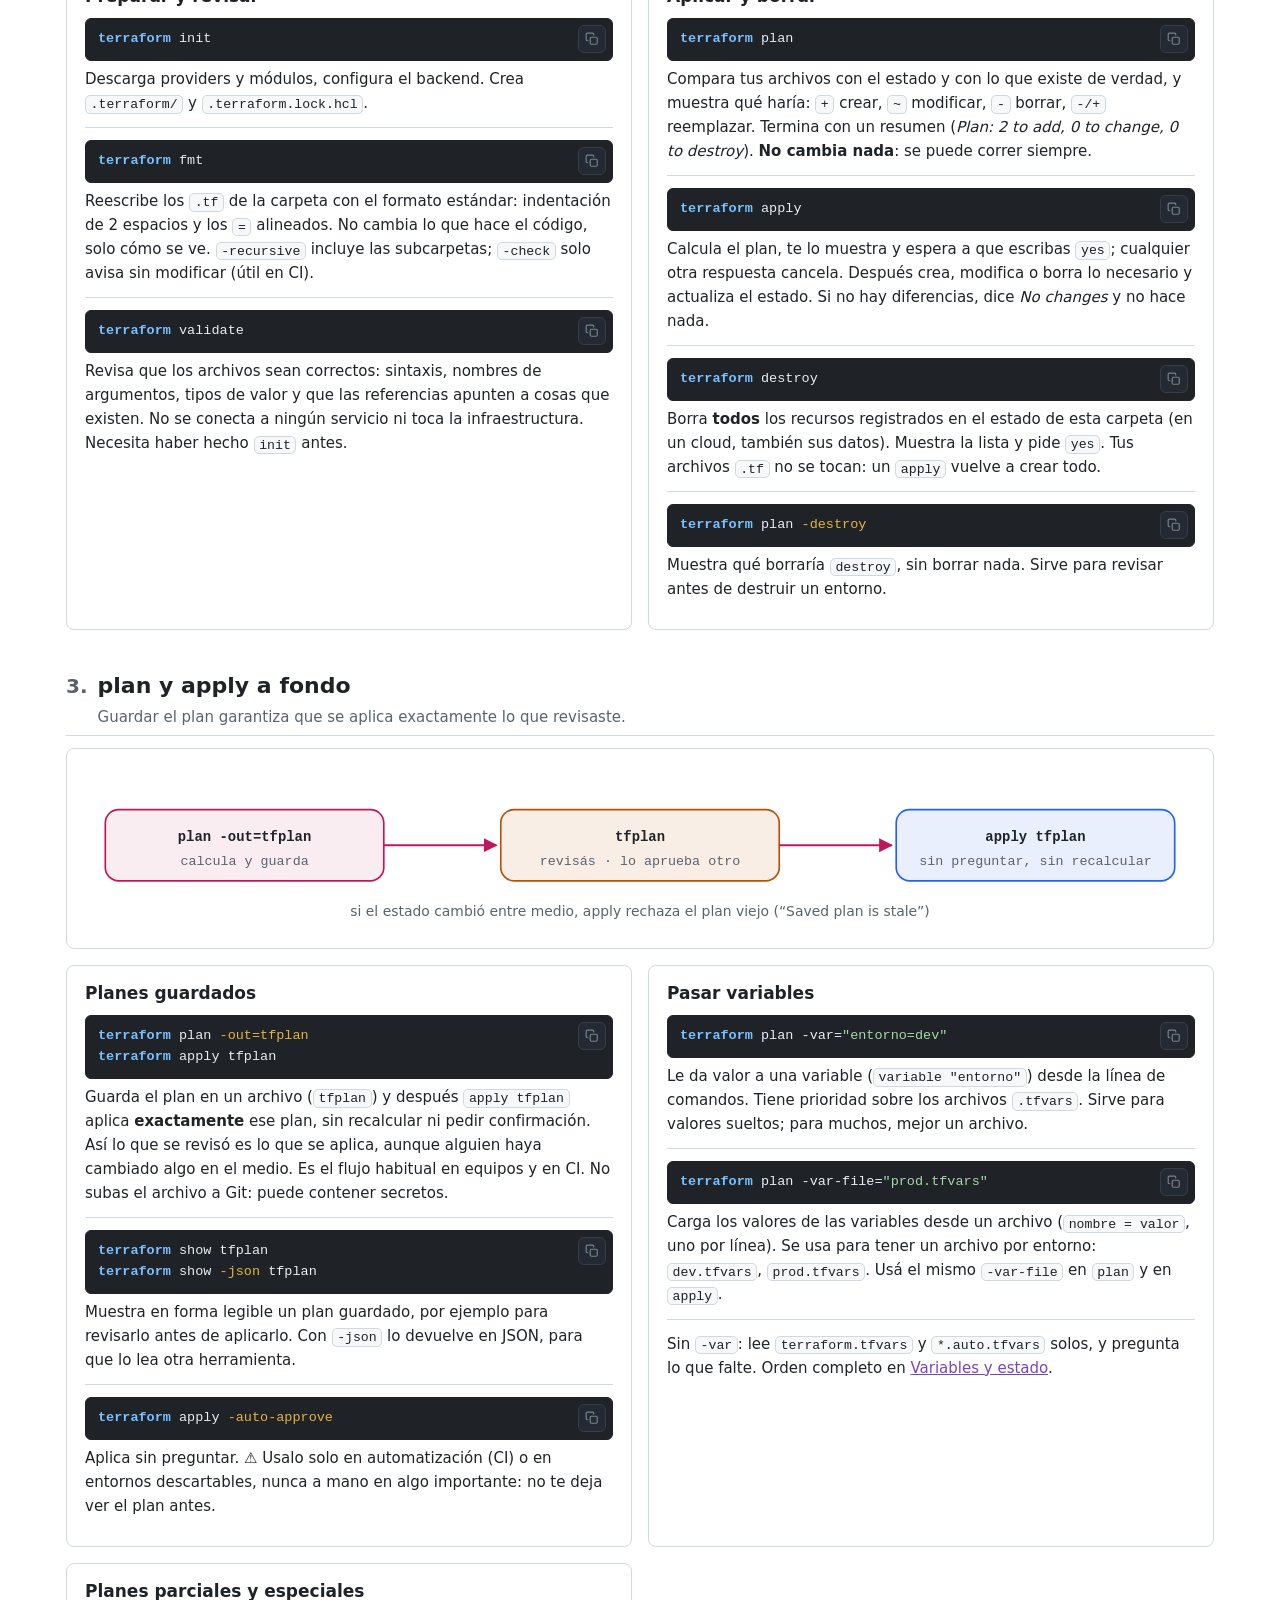
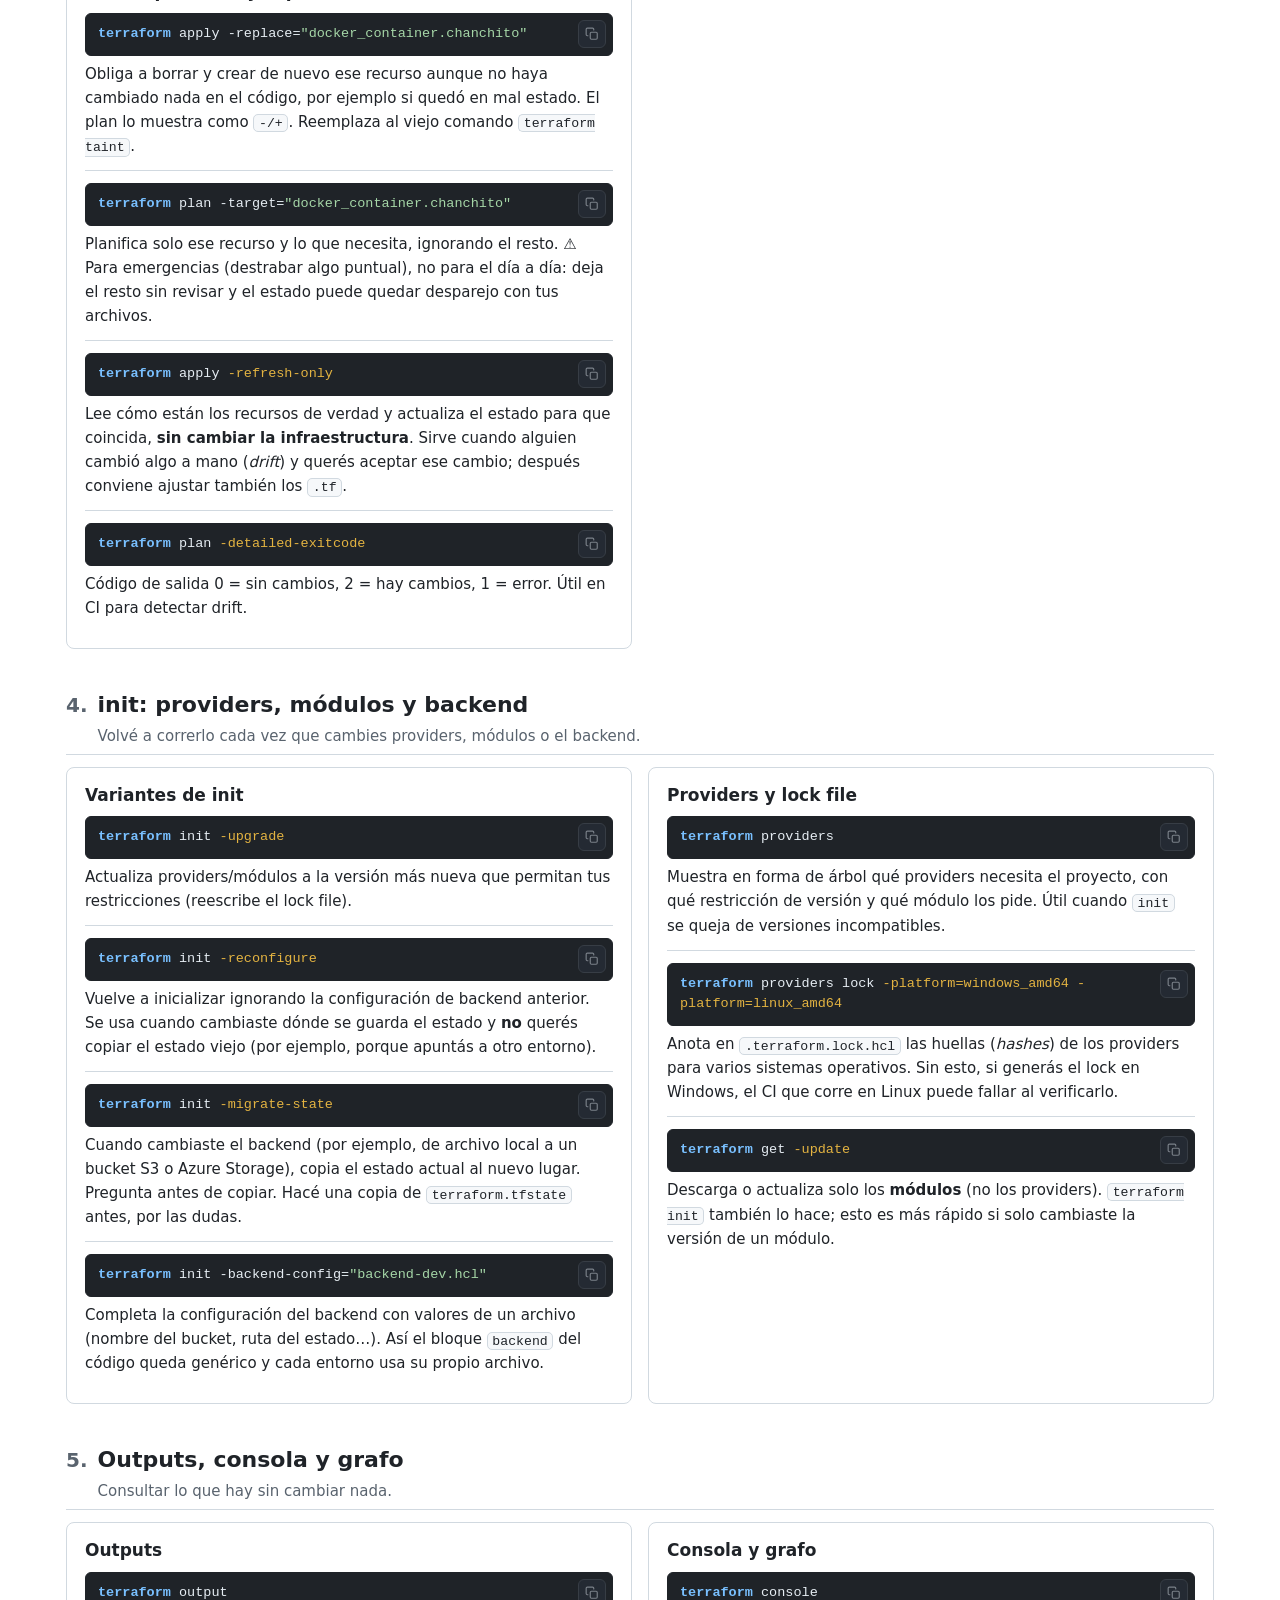
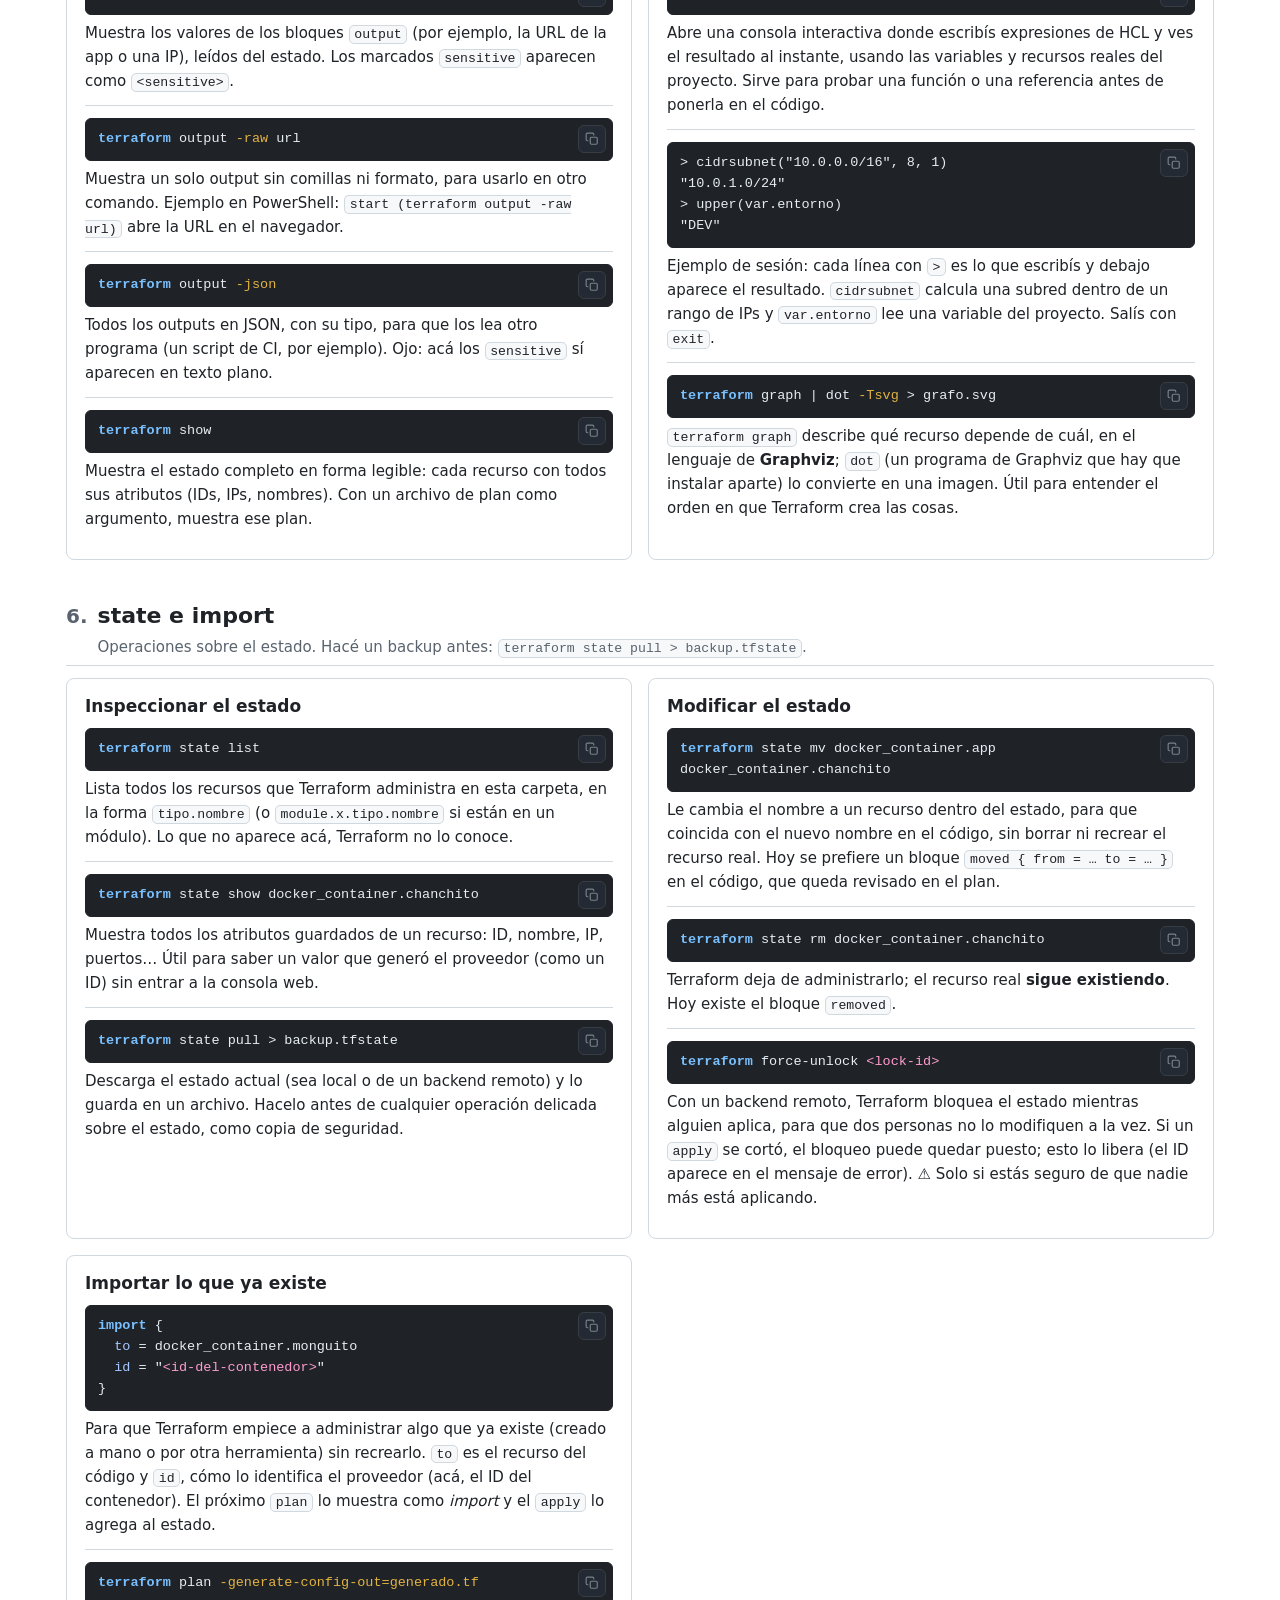
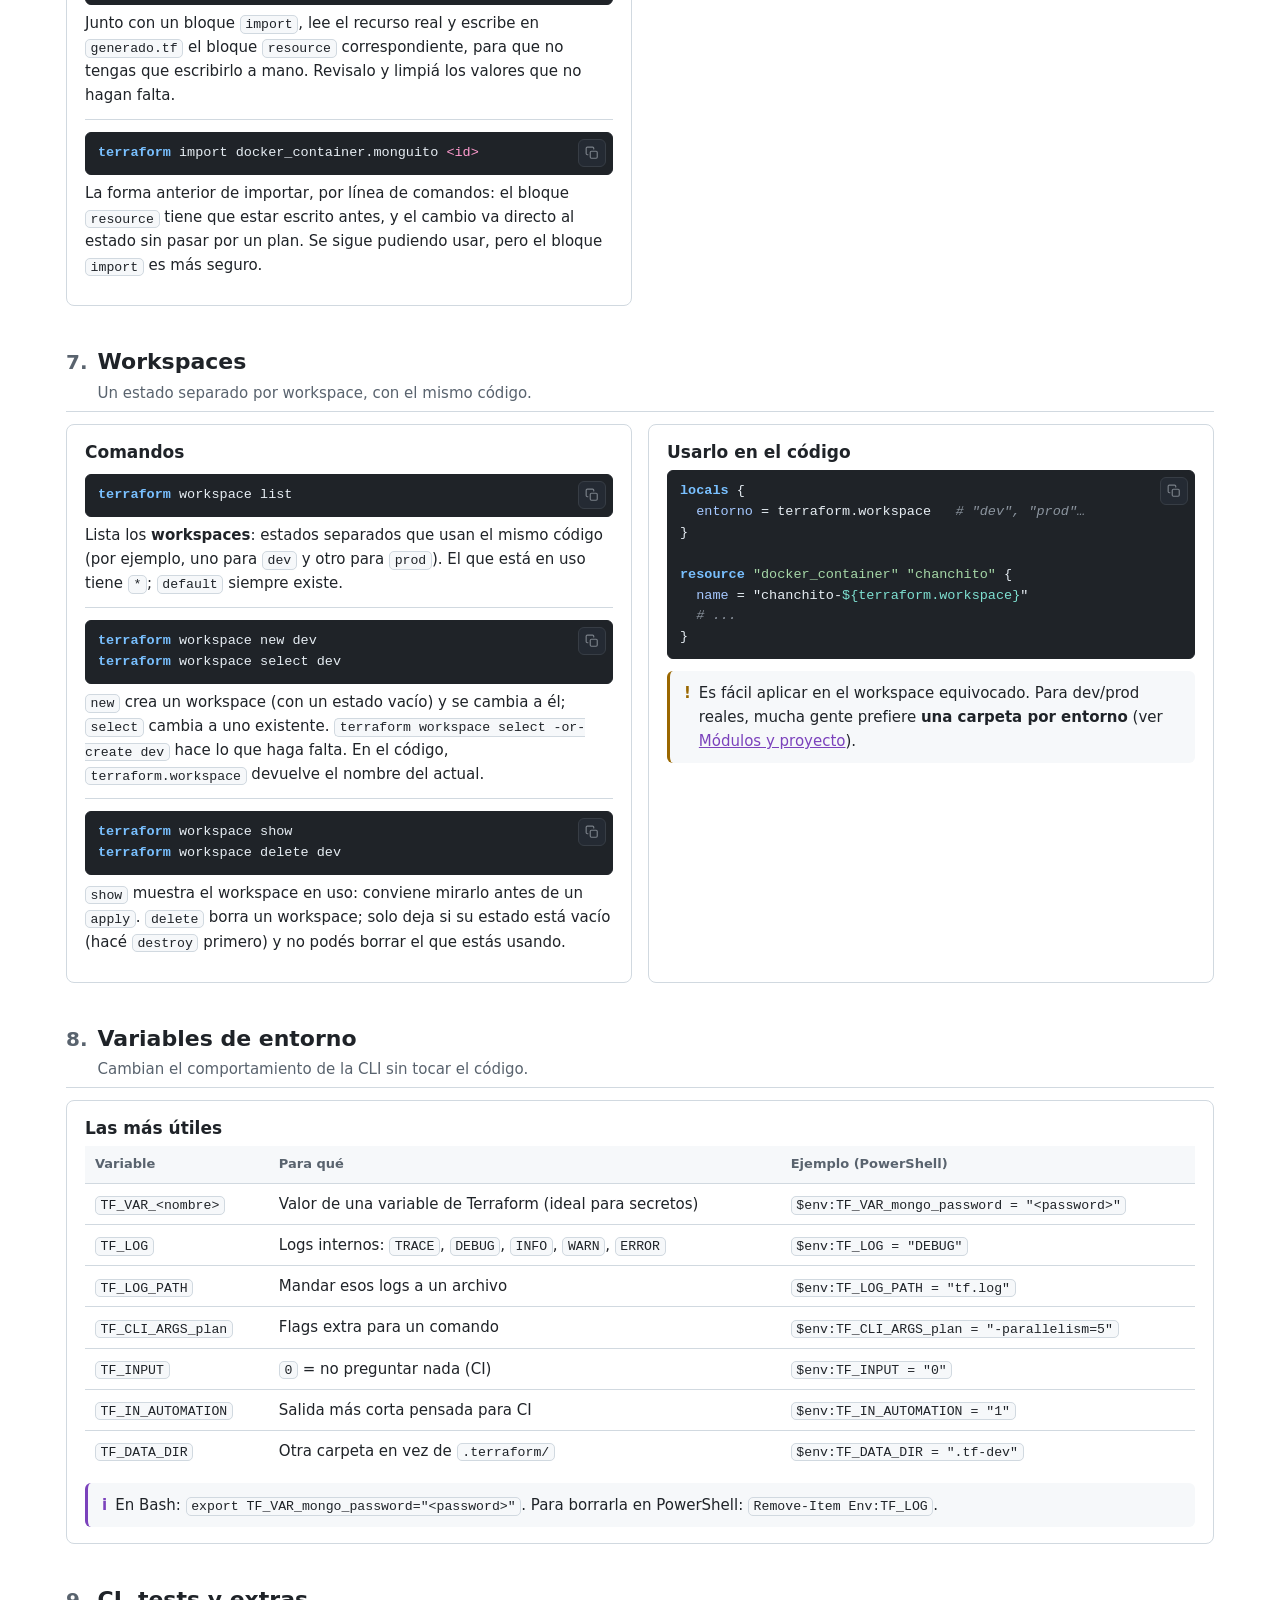
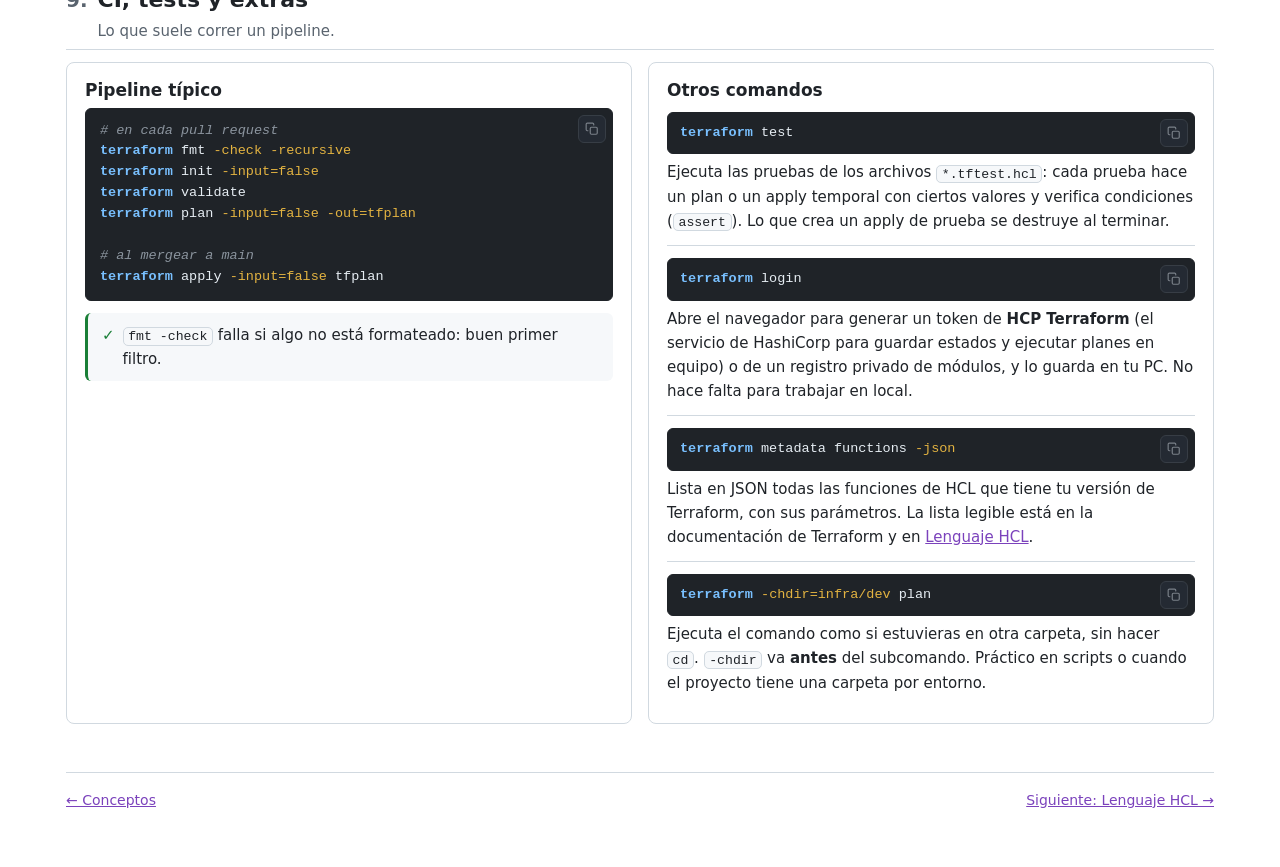
<file: 02-cli.html>
<!doctype html>
<html lang="es">
<head>
<meta charset="utf-8">
<meta name="viewport" content="width=device-width, initial-scale=1">
<meta name="description" content="Comandos de Terraform con buscador: init, plan, apply, destroy, state, import, workspaces, outputs y variables de entorno.">
<meta name="theme-color" content="#7b42bc">
<title>Terraform · CLI</title>
<link rel="icon" href="data:image/svg+xml,%3Csvg xmlns='http://www.w3.org/2000/svg' viewBox='0 0 64 64'%3E%3Crect x='4' y='4' width='56' height='56' rx='14' fill='%237b42bc'/%3E%3Cg fill='%23fff'%3E%3Cpath d='M14 13l10 5.8v11.6l-10-5.8z'/%3E%3Cpath d='M26 20.4l10 5.8v11.6l-10-5.8z'/%3E%3Cpath d='M26 34.2l10 5.8v11.6l-10-5.8z'/%3E%3Cpath d='M38 26.2l10-5.8v11.6l-10 5.8z' opacity='.7'/%3E%3C/g%3E%3C/svg%3E">
<link rel="stylesheet" href="assets/style.css">
<script src="assets/app.js"></script>
</head>
<body data-page="cli">
<header class="topbar"></header>

<svg width="0" height="0" style="position:absolute" aria-hidden="true" focusable="false">
  <defs>
    <marker id="ah" viewBox="0 0 10 10" refX="9" refY="5" markerWidth="7" markerHeight="7" orient="auto-start-reverse"><path d="M0,0 L10,5 L0,10 z" class="d-head"/></marker>
    <marker id="ah-comp" viewBox="0 0 10 10" refX="9" refY="5" markerWidth="7" markerHeight="7" orient="auto-start-reverse"><path d="M0,0 L10,5 L0,10 z" class="f-comp"/></marker>
  </defs>
</svg>

<main class="wrap">

  <div class="hero">
    <span class="eyebrow">Terraform · Cheatsheet 02</span>
    <h1>La CLI de Terraform</h1>
    <p class="lead">Todos los comandos se ejecutan <b>en la carpeta de los <code>.tf</code></b>. Los valores en <span style="color:#ff8fc8;font-family:var(--mono)">&lt;rosa&gt;</span> se reemplazan. Con OpenTofu, cambiá <code>terraform</code> por <code>tofu</code>.</p>
    <div class="toolbar">
      <label class="search">
        <svg viewBox="0 0 24 24" fill="none" stroke="currentColor" stroke-width="2" stroke-linecap="round" aria-hidden="true"><circle cx="11" cy="11" r="7"/><path d="m20 20-3.5-3.5"/></svg>
        <input id="q" type="search" placeholder="Buscar: plan, importar, estado, workspace, variable…" autocomplete="off" aria-label="Buscar comando">
        <span class="hint"><kbd>/</kbd></span>
      </label>
    </div>
    <nav class="toc">
      <a href="#instalar">Instalar</a>
      <a href="#ciclo">Ciclo básico</a>
      <a href="#plan">plan y apply</a>
      <a href="#init">init</a>
      <a href="#salida">Outputs y consola</a>
      <a href="#state">state e import</a>
      <a href="#workspace">Workspaces</a>
      <a href="#entorno">Variables de entorno</a>
      <a href="#ci">CI y extras</a>
    </nav>
  </div>

  <section class="terms-box">
    <h2>Términos de esta página</h2>
    <dl class="terms">
      <dt>CLI</dt><dd>Usar un programa escribiendo comandos en la terminal. La CLI de Terraform es el comando <code>terraform</code>.</dd>
      <dt>Carpeta de trabajo</dt><dd>Terraform lee todos los <code>.tf</code> de la carpeta donde corrés el comando (o la que indiques con <code>-chdir</code>).</dd>
      <dt>Provider</dt><dd>El plugin que habla con una plataforma (AWS, Docker…). <code>init</code> los descarga.</dd>
      <dt>Backend</dt><dd>El lugar donde se guarda el archivo de estado: tu disco (por defecto) o un almacenamiento remoto.</dd>
      <dt>Plan guardado</dt><dd>Un archivo con el plan calculado (<code>-out=tfplan</code>), para aplicar exactamente eso después.</dd>
      <dt>Lock (bloqueo)</dt><dd>Una marca que evita que dos personas apliquen cambios sobre el mismo estado a la vez.</dd>
      <dt>Importar</dt><dd>Hacer que Terraform empiece a administrar un recurso que ya existía (creado a mano o por otra herramienta).</dd>
      <dt>Workspace</dt><dd>Una forma de tener varios estados separados con el mismo código.</dd>
      <dt>CI (integración continua)</dt><dd>Un sistema que corre comandos automáticamente en cada cambio del repositorio (por ejemplo, GitHub Actions).</dd>
      <dt>Variable de entorno</dt><dd>Un valor que definís en la terminal (<code>$env:NOMBRE = "valor"</code> en PowerShell) y que los programas pueden leer.</dd>
    </dl>
  </section>

  <!-- ================= INSTALAR ================= -->
  <section class="block" id="instalar" data-search>
    <div class="section-head">
      <div class="num" style="--tone:var(--c-comp)">1</div>
      <div class="titles"><h2>Instalar y verificar</h2><p>Es un único ejecutable.</p></div>
    </div>
    <div class="grid">
      <div class="card t-comp">
        <h3>Instalar</h3>
        <div class="cmd"><pre><code>winget install Hashicorp.Terraform</code></pre><div class="what">Instala Terraform en Windows con <code>winget</code>, el instalador de programas que trae el sistema, y lo agrega al PATH. <b>Cerrá y volvé a abrir la terminal</b> (también VS Code) para que reconozca el comando.</div></div>
        <div class="cmd"><pre><code>winget install OpenTofu.Tofu</code></pre><div class="what"><b>OpenTofu</b> es una copia libre de Terraform, mantenida por la Linux Foundation, compatible con los mismos archivos <code>.tf</code>. Se usa igual, escribiendo <code>tofu</code> en lugar de <code>terraform</code>.</div></div>
        <div class="cmd"><pre><code>brew install hashicorp/tap/terraform</code></pre><div class="what">Instalación en macOS con Homebrew, desde el repositorio oficial de HashiCorp (<code>hashicorp/tap</code>). En Linux, HashiCorp publica paquetes para apt y dnf.</div></div>
      </div>
      <div class="card t-comp">
        <h3>Verificar</h3>
        <div class="cmd"><pre><code>terraform version</code></pre><div class="what">Muestra la versión de Terraform y, si lo corrés dentro de un proyecto ya inicializado, la de cada provider descargado. Avisa si hay una versión más nueva de Terraform.</div></div>
        <div class="cmd"><pre><code>terraform -help
terraform plan -help</code></pre><div class="what">Sin nada más, lista todos los subcomandos con una línea de explicación. Con un subcomando (<code>terraform plan -help</code>) muestra todas las opciones de ese comando.</div></div>
        <div class="cmd"><pre><code>terraform -install-autocomplete</code></pre><div class="what">Activa el autocompletado con <kbd>Tab</kbd> en Bash o Zsh (Linux, macOS, Git Bash). Hay que abrir una terminal nueva después. No funciona en PowerShell.</div></div>
      </div>
    </div>
  </section>

  <!-- ================= CICLO ================= -->
  <section class="block" id="ciclo" data-search>
    <div class="section-head">
      <div class="num" style="--tone:var(--c-img)">2</div>
      <div class="titles"><h2>Ciclo básico</h2><p>En este orden.</p></div>
    </div>
    <div class="grid">
      <div class="card t-img">
        <h3>Preparar y revisar</h3>
        <div class="cmd"><pre><code>terraform init</code></pre><div class="what">Descarga providers y módulos, configura el backend. Crea <code>.terraform/</code> y <code>.terraform.lock.hcl</code>.</div></div>
        <div class="cmd"><pre><code>terraform fmt</code></pre><div class="what">Reescribe los <code>.tf</code> de la carpeta con el formato estándar: indentación de 2 espacios y los <code>=</code> alineados. No cambia lo que hace el código, solo cómo se ve. <code>-recursive</code> incluye las subcarpetas; <code>-check</code> solo avisa sin modificar (útil en CI).</div></div>
        <div class="cmd"><pre><code>terraform validate</code></pre><div class="what">Revisa que los archivos sean correctos: sintaxis, nombres de argumentos, tipos de valor y que las referencias apunten a cosas que existen. No se conecta a ningún servicio ni toca la infraestructura. Necesita haber hecho <code>init</code> antes.</div></div>
      </div>
      <div class="card t-img">
        <h3>Aplicar y borrar</h3>
        <div class="cmd"><pre><code>terraform plan</code></pre><div class="what">Compara tus archivos con el estado y con lo que existe de verdad, y muestra qué haría: <code>+</code> crear, <code>~</code> modificar, <code>-</code> borrar, <code>-/+</code> reemplazar. Termina con un resumen (<i>Plan: 2 to add, 0 to change, 0 to destroy</i>). <b>No cambia nada</b>: se puede correr siempre.</div></div>
        <div class="cmd"><pre><code>terraform apply</code></pre><div class="what">Calcula el plan, te lo muestra y espera a que escribas <code>yes</code>; cualquier otra respuesta cancela. Después crea, modifica o borra lo necesario y actualiza el estado. Si no hay diferencias, dice <i>No changes</i> y no hace nada.</div></div>
        <div class="cmd"><pre><code>terraform destroy</code></pre><div class="what">Borra <b>todos</b> los recursos registrados en el estado de esta carpeta (en un cloud, también sus datos). Muestra la lista y pide <code>yes</code>. Tus archivos <code>.tf</code> no se tocan: un <code>apply</code> vuelve a crear todo.</div></div>
        <div class="cmd"><pre><code>terraform plan -destroy</code></pre><div class="what">Muestra qué borraría <code>destroy</code>, sin borrar nada. Sirve para revisar antes de destruir un entorno.</div></div>
      </div>
    </div>
  </section>

  <!-- ================= PLAN ================= -->
  <section class="block" id="plan" data-search>
    <div class="section-head">
      <div class="num" style="--tone:var(--ok)">3</div>
      <div class="titles"><h2>plan y apply a fondo</h2><p>Guardar el plan garantiza que se aplica exactamente lo que revisaste.</p></div>
    </div>
    <div class="diagram">
      <div class="svg-scroll">
      <svg viewBox="0 0 1000 150" role="img" aria-label="plan -out guarda el plan en un archivo, lo revisás y apply aplica ese archivo sin volver a preguntar">
        <rect x="20" y="40" width="250" height="64" rx="12" class="d-comp"/>
        <text x="145" y="68" text-anchor="middle" class="d-code" style="font-weight:700">plan -out=tfplan</text>
        <text x="145" y="90" text-anchor="middle" class="d-lbl">calcula y guarda</text>
        <rect x="375" y="40" width="250" height="64" rx="12" class="d-vol"/>
        <text x="500" y="68" text-anchor="middle" class="d-code" style="font-weight:700">tfplan</text>
        <text x="500" y="90" text-anchor="middle" class="d-lbl">revisás · lo aprueba otro</text>
        <rect x="730" y="40" width="250" height="64" rx="12" class="d-img"/>
        <text x="855" y="68" text-anchor="middle" class="d-code" style="font-weight:700">apply tfplan</text>
        <text x="855" y="90" text-anchor="middle" class="d-lbl">sin preguntar, sin recalcular</text>
        <path d="M270,72 L371,72" class="d-line s-comp" marker-end="url(#ah-comp)"/>
        <path d="M625,72 L726,72" class="d-line s-comp" marker-end="url(#ah-comp)"/>
        <text x="500" y="136" text-anchor="middle" class="d-sub">si el estado cambió entre medio, apply rechaza el plan viejo (“Saved plan is stale”)</text>
      </svg>
      </div>
    </div>
    <div class="grid" style="margin-top:16px">
      <div class="card t-ok">
        <h3>Planes guardados</h3>
        <div class="cmd"><pre><code>terraform plan -out=tfplan
terraform apply tfplan</code></pre><div class="what">Guarda el plan en un archivo (<code>tfplan</code>) y después <code>apply tfplan</code> aplica <b>exactamente</b> ese plan, sin recalcular ni pedir confirmación. Así lo que se revisó es lo que se aplica, aunque alguien haya cambiado algo en el medio. Es el flujo habitual en equipos y en CI. No subas el archivo a Git: puede contener secretos.</div></div>
        <div class="cmd"><pre><code>terraform show tfplan
terraform show -json tfplan</code></pre><div class="what">Muestra en forma legible un plan guardado, por ejemplo para revisarlo antes de aplicarlo. Con <code>-json</code> lo devuelve en JSON, para que lo lea otra herramienta.</div></div>
        <div class="cmd"><pre><code>terraform apply -auto-approve</code></pre><div class="what">Aplica sin preguntar. ⚠ Usalo solo en automatización (CI) o en entornos descartables, nunca a mano en algo importante: no te deja ver el plan antes.</div></div>
      </div>
      <div class="card t-ok">
        <h3>Pasar variables</h3>
        <div class="cmd"><pre><code>terraform plan -var="entorno=dev"</code></pre><div class="what">Le da valor a una variable (<code>variable "entorno"</code>) desde la línea de comandos. Tiene prioridad sobre los archivos <code>.tfvars</code>. Sirve para valores sueltos; para muchos, mejor un archivo.</div></div>
        <div class="cmd"><pre><code>terraform plan -var-file="prod.tfvars"</code></pre><div class="what">Carga los valores de las variables desde un archivo (<code>nombre = valor</code>, uno por línea). Se usa para tener un archivo por entorno: <code>dev.tfvars</code>, <code>prod.tfvars</code>. Usá el mismo <code>-var-file</code> en <code>plan</code> y en <code>apply</code>.</div></div>
        <div class="cmd"><div class="what">Sin <code>-var</code>: lee <code>terraform.tfvars</code> y <code>*.auto.tfvars</code> solos, y pregunta lo que falte. Orden completo en <a href="04-variables-estado.html#precedencia">Variables y estado</a>.</div></div>
      </div>
      <div class="card t-warn">
        <h3>Planes parciales y especiales</h3>
        <div class="cmd"><pre><code>terraform apply -replace="docker_container.chanchito"</code></pre><div class="what">Obliga a borrar y crear de nuevo ese recurso aunque no haya cambiado nada en el código, por ejemplo si quedó en mal estado. El plan lo muestra como <code>-/+</code>. Reemplaza al viejo comando <code>terraform taint</code>.</div></div>
        <div class="cmd"><pre><code>terraform plan -target="docker_container.chanchito"</code></pre><div class="what">Planifica solo ese recurso y lo que necesita, ignorando el resto. ⚠ Para emergencias (destrabar algo puntual), no para el día a día: deja el resto sin revisar y el estado puede quedar desparejo con tus archivos.</div></div>
        <div class="cmd"><pre><code>terraform apply -refresh-only</code></pre><div class="what">Lee cómo están los recursos de verdad y actualiza el estado para que coincida, <b>sin cambiar la infraestructura</b>. Sirve cuando alguien cambió algo a mano (<i>drift</i>) y querés aceptar ese cambio; después conviene ajustar también los <code>.tf</code>.</div></div>
        <div class="cmd"><pre><code>terraform plan -detailed-exitcode</code></pre><div class="what">Código de salida 0 = sin cambios, 2 = hay cambios, 1 = error. Útil en CI para detectar drift.</div></div>
      </div>
    </div>
  </section>

  <!-- ================= INIT ================= -->
  <section class="block" id="init" data-search>
    <div class="section-head">
      <div class="num" style="--tone:var(--c-file)">4</div>
      <div class="titles"><h2>init: providers, módulos y backend</h2><p>Volvé a correrlo cada vez que cambies providers, módulos o el backend.</p></div>
    </div>
    <div class="grid">
      <div class="card t-file">
        <h3>Variantes de init</h3>
        <div class="cmd"><pre><code>terraform init -upgrade</code></pre><div class="what">Actualiza providers/módulos a la versión más nueva que permitan tus restricciones (reescribe el lock file).</div></div>
        <div class="cmd"><pre><code>terraform init -reconfigure</code></pre><div class="what">Vuelve a inicializar ignorando la configuración de backend anterior. Se usa cuando cambiaste dónde se guarda el estado y <b>no</b> querés copiar el estado viejo (por ejemplo, porque apuntás a otro entorno).</div></div>
        <div class="cmd"><pre><code>terraform init -migrate-state</code></pre><div class="what">Cuando cambiaste el backend (por ejemplo, de archivo local a un bucket S3 o Azure Storage), copia el estado actual al nuevo lugar. Pregunta antes de copiar. Hacé una copia de <code>terraform.tfstate</code> antes, por las dudas.</div></div>
        <div class="cmd"><pre><code>terraform init -backend-config="backend-dev.hcl"</code></pre><div class="what">Completa la configuración del backend con valores de un archivo (nombre del bucket, ruta del estado…). Así el bloque <code>backend</code> del código queda genérico y cada entorno usa su propio archivo.</div></div>
      </div>
      <div class="card t-file">
        <h3>Providers y lock file</h3>
        <div class="cmd"><pre><code>terraform providers</code></pre><div class="what">Muestra en forma de árbol qué providers necesita el proyecto, con qué restricción de versión y qué módulo los pide. Útil cuando <code>init</code> se queja de versiones incompatibles.</div></div>
        <div class="cmd"><pre><code>terraform providers lock -platform=windows_amd64 -platform=linux_amd64</code></pre><div class="what">Anota en <code>.terraform.lock.hcl</code> las huellas (<i>hashes</i>) de los providers para varios sistemas operativos. Sin esto, si generás el lock en Windows, el CI que corre en Linux puede fallar al verificarlo.</div></div>
        <div class="cmd"><pre><code>terraform get -update</code></pre><div class="what">Descarga o actualiza solo los <b>módulos</b> (no los providers). <code>terraform init</code> también lo hace; esto es más rápido si solo cambiaste la versión de un módulo.</div></div>
      </div>
    </div>
  </section>

  <!-- ================= SALIDA ================= -->
  <section class="block" id="salida" data-search>
    <div class="section-head">
      <div class="num" style="--tone:var(--c-net)">5</div>
      <div class="titles"><h2>Outputs, consola y grafo</h2><p>Consultar lo que hay sin cambiar nada.</p></div>
    </div>
    <div class="grid">
      <div class="card t-net">
        <h3>Outputs</h3>
        <div class="cmd"><pre><code>terraform output</code></pre><div class="what">Muestra los valores de los bloques <code>output</code> (por ejemplo, la URL de la app o una IP), leídos del estado. Los marcados <code>sensitive</code> aparecen como <code>&lt;sensitive&gt;</code>.</div></div>
        <div class="cmd"><pre><code>terraform output -raw url</code></pre><div class="what">Muestra un solo output sin comillas ni formato, para usarlo en otro comando. Ejemplo en PowerShell: <code>start (terraform output -raw url)</code> abre la URL en el navegador.</div></div>
        <div class="cmd"><pre><code>terraform output -json</code></pre><div class="what">Todos los outputs en JSON, con su tipo, para que los lea otro programa (un script de CI, por ejemplo). Ojo: acá los <code>sensitive</code> sí aparecen en texto plano.</div></div>
        <div class="cmd"><pre><code>terraform show</code></pre><div class="what">Muestra el estado completo en forma legible: cada recurso con todos sus atributos (IDs, IPs, nombres). Con un archivo de plan como argumento, muestra ese plan.</div></div>
      </div>
      <div class="card t-net">
        <h3>Consola y grafo</h3>
        <div class="cmd"><pre><code>terraform console</code></pre><div class="what">Abre una consola interactiva donde escribís expresiones de HCL y ves el resultado al instante, usando las variables y recursos reales del proyecto. Sirve para probar una función o una referencia antes de ponerla en el código.</div></div>
        <div class="cmd"><pre><code data-lang="plain">&gt; cidrsubnet("10.0.0.0/16", 8, 1)
"10.0.1.0/24"
&gt; upper(var.entorno)
"DEV"</code></pre><div class="what">Ejemplo de sesión: cada línea con <code>&gt;</code> es lo que escribís y debajo aparece el resultado. <code>cidrsubnet</code> calcula una subred dentro de un rango de IPs y <code>var.entorno</code> lee una variable del proyecto. Salís con <code>exit</code>.</div></div>
        <div class="cmd"><pre><code>terraform graph | dot -Tsvg &gt; grafo.svg</code></pre><div class="what"><code>terraform graph</code> describe qué recurso depende de cuál, en el lenguaje de <b>Graphviz</b>; <code>dot</code> (un programa de Graphviz que hay que instalar aparte) lo convierte en una imagen. Útil para entender el orden en que Terraform crea las cosas.</div></div>
      </div>
    </div>
  </section>

  <!-- ================= STATE ================= -->
  <section class="block" id="state" data-search>
    <div class="section-head">
      <div class="num" style="--tone:var(--c-vol)">6</div>
      <div class="titles"><h2>state e import</h2><p>Operaciones sobre el estado. Hacé un backup antes: <code>terraform state pull &gt; backup.tfstate</code>.</p></div>
    </div>
    <div class="grid">
      <div class="card t-vol">
        <h3>Inspeccionar el estado</h3>
        <div class="cmd"><pre><code>terraform state list</code></pre><div class="what">Lista todos los recursos que Terraform administra en esta carpeta, en la forma <code>tipo.nombre</code> (o <code>module.x.tipo.nombre</code> si están en un módulo). Lo que no aparece acá, Terraform no lo conoce.</div></div>
        <div class="cmd"><pre><code>terraform state show docker_container.chanchito</code></pre><div class="what">Muestra todos los atributos guardados de un recurso: ID, nombre, IP, puertos… Útil para saber un valor que generó el proveedor (como un ID) sin entrar a la consola web.</div></div>
        <div class="cmd"><pre><code>terraform state pull &gt; backup.tfstate</code></pre><div class="what">Descarga el estado actual (sea local o de un backend remoto) y lo guarda en un archivo. Hacelo antes de cualquier operación delicada sobre el estado, como copia de seguridad.</div></div>
      </div>
      <div class="card t-bad">
        <h3>Modificar el estado</h3>
        <div class="cmd"><pre><code>terraform state mv docker_container.app docker_container.chanchito</code></pre><div class="what">Le cambia el nombre a un recurso dentro del estado, para que coincida con el nuevo nombre en el código, sin borrar ni recrear el recurso real. Hoy se prefiere un bloque <code>moved { from = … to = … }</code> en el código, que queda revisado en el plan.</div></div>
        <div class="cmd"><pre><code>terraform state rm docker_container.chanchito</code></pre><div class="what">Terraform deja de administrarlo; el recurso real <b>sigue existiendo</b>. Hoy existe el bloque <code>removed</code>.</div></div>
        <div class="cmd"><pre><code>terraform force-unlock &lt;lock-id&gt;</code></pre><div class="what">Con un backend remoto, Terraform bloquea el estado mientras alguien aplica, para que dos personas no lo modifiquen a la vez. Si un <code>apply</code> se cortó, el bloqueo puede quedar puesto; esto lo libera (el ID aparece en el mensaje de error). ⚠ Solo si estás seguro de que nadie más está aplicando.</div></div>
      </div>
      <div class="card t-img">
        <h3>Importar lo que ya existe</h3>
        <div class="cmd"><pre><code data-lang="hcl">import {
  to = docker_container.monguito
  id = "&lt;id-del-contenedor&gt;"
}</code></pre><div class="what">Para que Terraform empiece a administrar algo que ya existe (creado a mano o por otra herramienta) sin recrearlo. <code>to</code> es el recurso del código y <code>id</code>, cómo lo identifica el proveedor (acá, el ID del contenedor). El próximo <code>plan</code> lo muestra como <i>import</i> y el <code>apply</code> lo agrega al estado.</div></div>
        <div class="cmd"><pre><code>terraform plan -generate-config-out=generado.tf</code></pre><div class="what">Junto con un bloque <code>import</code>, lee el recurso real y escribe en <code>generado.tf</code> el bloque <code>resource</code> correspondiente, para que no tengas que escribirlo a mano. Revisalo y limpiá los valores que no hagan falta.</div></div>
        <div class="cmd"><pre><code>terraform import docker_container.monguito &lt;id&gt;</code></pre><div class="what">La forma anterior de importar, por línea de comandos: el bloque <code>resource</code> tiene que estar escrito antes, y el cambio va directo al estado sin pasar por un plan. Se sigue pudiendo usar, pero el bloque <code>import</code> es más seguro.</div></div>
      </div>
    </div>
  </section>

  <!-- ================= WORKSPACE ================= -->
  <section class="block" id="workspace" data-search>
    <div class="section-head">
      <div class="num" style="--tone:var(--c-comp)">7</div>
      <div class="titles"><h2>Workspaces</h2><p>Un estado separado por workspace, con el mismo código.</p></div>
    </div>
    <div class="grid">
      <div class="card t-comp">
        <h3>Comandos</h3>
        <div class="cmd"><pre><code>terraform workspace list</code></pre><div class="what">Lista los <b>workspaces</b>: estados separados que usan el mismo código (por ejemplo, uno para <code>dev</code> y otro para <code>prod</code>). El que está en uso tiene <code>*</code>; <code>default</code> siempre existe.</div></div>
        <div class="cmd"><pre><code>terraform workspace new dev
terraform workspace select dev</code></pre><div class="what"><code>new</code> crea un workspace (con un estado vacío) y se cambia a él; <code>select</code> cambia a uno existente. <code>terraform workspace select -or-create dev</code> hace lo que haga falta. En el código, <code>terraform.workspace</code> devuelve el nombre del actual.</div></div>
        <div class="cmd"><pre><code>terraform workspace show
terraform workspace delete dev</code></pre><div class="what"><code>show</code> muestra el workspace en uso: conviene mirarlo antes de un <code>apply</code>. <code>delete</code> borra un workspace; solo deja si su estado está vacío (hacé <code>destroy</code> primero) y no podés borrar el que estás usando.</div></div>
      </div>
      <div class="card t-comp">
        <h3>Usarlo en el código</h3>
        <pre><code data-lang="hcl">locals {
  entorno = terraform.workspace   # "dev", "prod"…
}

resource "docker_container" "chanchito" {
  name = "chanchito-${terraform.workspace}"
  # ...
}</code></pre>
        <div class="callout warn"><span class="ico">!</span><p>Es fácil aplicar en el workspace equivocado. Para dev/prod reales, mucha gente prefiere <b>una carpeta por entorno</b> (ver <a href="05-modulos-proyecto.html#estructura">Módulos y proyecto</a>).</p></div>
      </div>
    </div>
  </section>

  <!-- ================= ENTORNO ================= -->
  <section class="block" id="entorno" data-search>
    <div class="section-head">
      <div class="num" style="--tone:var(--c-file)">8</div>
      <div class="titles"><h2>Variables de entorno</h2><p>Cambian el comportamiento de la CLI sin tocar el código.</p></div>
    </div>
    <div class="card t-file wide">
      <h3>Las más útiles</h3>
      <div class="table-wrap">
        <table>
          <thead><tr><th>Variable</th><th>Para qué</th><th>Ejemplo (PowerShell)</th></tr></thead>
          <tbody>
            <tr><td><code>TF_VAR_&lt;nombre&gt;</code></td><td>Valor de una variable de Terraform (ideal para secretos)</td><td><code>$env:TF_VAR_mongo_password = "&lt;password&gt;"</code></td></tr>
            <tr><td><code>TF_LOG</code></td><td>Logs internos: <code>TRACE</code>, <code>DEBUG</code>, <code>INFO</code>, <code>WARN</code>, <code>ERROR</code></td><td><code>$env:TF_LOG = "DEBUG"</code></td></tr>
            <tr><td><code>TF_LOG_PATH</code></td><td>Mandar esos logs a un archivo</td><td><code>$env:TF_LOG_PATH = "tf.log"</code></td></tr>
            <tr><td><code>TF_CLI_ARGS_plan</code></td><td>Flags extra para un comando</td><td><code>$env:TF_CLI_ARGS_plan = "-parallelism=5"</code></td></tr>
            <tr><td><code>TF_INPUT</code></td><td><code>0</code> = no preguntar nada (CI)</td><td><code>$env:TF_INPUT = "0"</code></td></tr>
            <tr><td><code>TF_IN_AUTOMATION</code></td><td>Salida más corta pensada para CI</td><td><code>$env:TF_IN_AUTOMATION = "1"</code></td></tr>
            <tr><td><code>TF_DATA_DIR</code></td><td>Otra carpeta en vez de <code>.terraform/</code></td><td><code>$env:TF_DATA_DIR = ".tf-dev"</code></td></tr>
          </tbody>
        </table>
      </div>
      <div class="callout info"><span class="ico">i</span><p>En Bash: <code>export TF_VAR_mongo_password="&lt;password&gt;"</code>. Para borrarla en PowerShell: <code>Remove-Item Env:TF_LOG</code>.</p></div>
    </div>
  </section>

  <!-- ================= CI ================= -->
  <section class="block" id="ci" data-search>
    <div class="section-head">
      <div class="num" style="--tone:var(--c-cont)">9</div>
      <div class="titles"><h2>CI, tests y extras</h2><p>Lo que suele correr un pipeline.</p></div>
    </div>
    <div class="grid">
      <div class="card t-cont">
        <h3>Pipeline típico</h3>
        <pre class="big"><code># en cada pull request
terraform fmt -check -recursive
terraform init -input=false
terraform validate
terraform plan -input=false -out=tfplan

# al mergear a main
terraform apply -input=false tfplan</code></pre>
        <div class="callout tip"><span class="ico">✓</span><p><code>fmt -check</code> falla si algo no está formateado: buen primer filtro.</p></div>
      </div>
      <div class="card t-cont">
        <h3>Otros comandos</h3>
        <div class="cmd"><pre><code>terraform test</code></pre><div class="what">Ejecuta las pruebas de los archivos <code>*.tftest.hcl</code>: cada prueba hace un plan o un apply temporal con ciertos valores y verifica condiciones (<code>assert</code>). Lo que crea un apply de prueba se destruye al terminar.</div></div>
        <div class="cmd"><pre><code>terraform login</code></pre><div class="what">Abre el navegador para generar un token de <b>HCP Terraform</b> (el servicio de HashiCorp para guardar estados y ejecutar planes en equipo) o de un registro privado de módulos, y lo guarda en tu PC. No hace falta para trabajar en local.</div></div>
        <div class="cmd"><pre><code>terraform metadata functions -json</code></pre><div class="what">Lista en JSON todas las funciones de HCL que tiene tu versión de Terraform, con sus parámetros. La lista legible está en la documentación de Terraform y en <a href="03-lenguaje-hcl.html">Lenguaje HCL</a>.</div></div>
        <div class="cmd"><pre><code>terraform -chdir=infra/dev plan</code></pre><div class="what">Ejecuta el comando como si estuvieras en otra carpeta, sin hacer <code>cd</code>. <code>-chdir</code> va <b>antes</b> del subcomando. Práctico en scripts o cuando el proyecto tiene una carpeta por entorno.</div></div>
      </div>
    </div>
  </section>

  <p class="empty">No hay comandos que coincidan con la búsqueda.</p>

  <footer class="foot">
    <a href="01-conceptos.html">← Conceptos</a>
    <a href="03-lenguaje-hcl.html">Siguiente: Lenguaje HCL →</a>
  </footer>
</main>
</body>
</html>
</file>
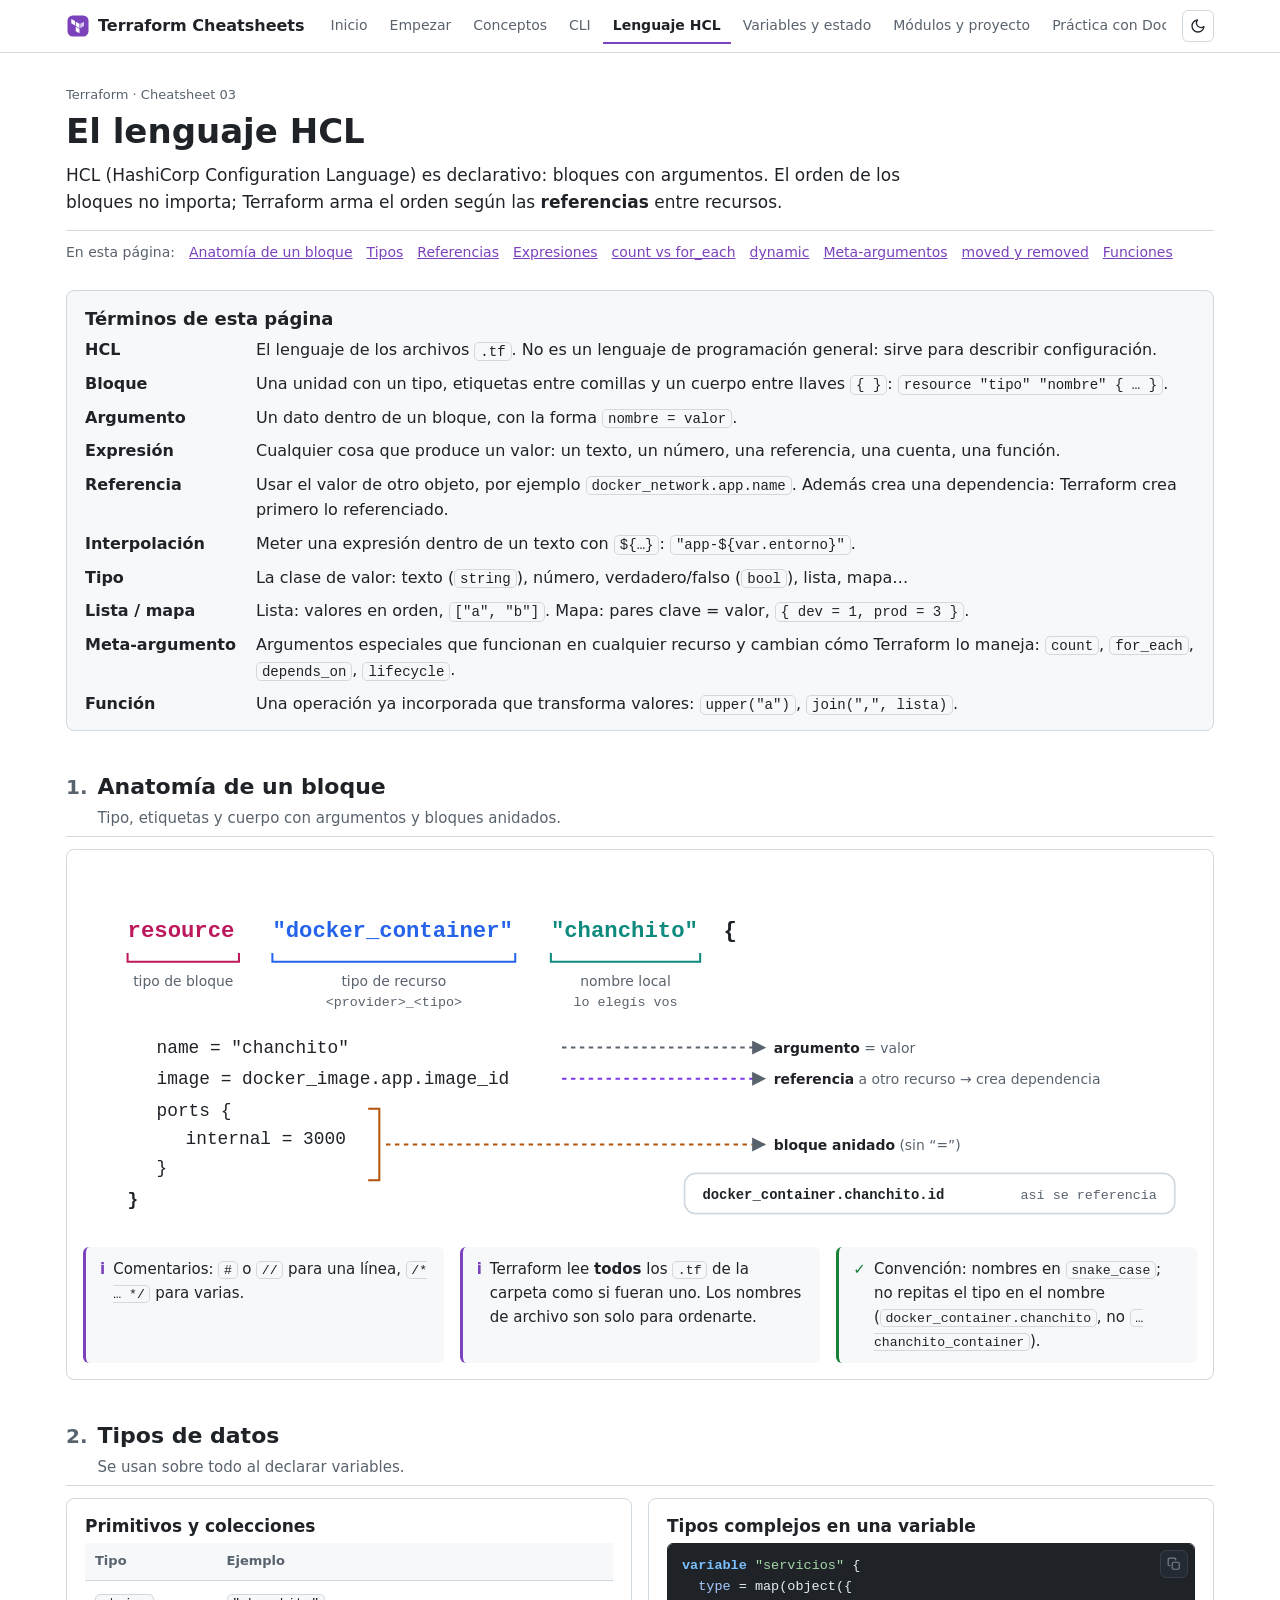
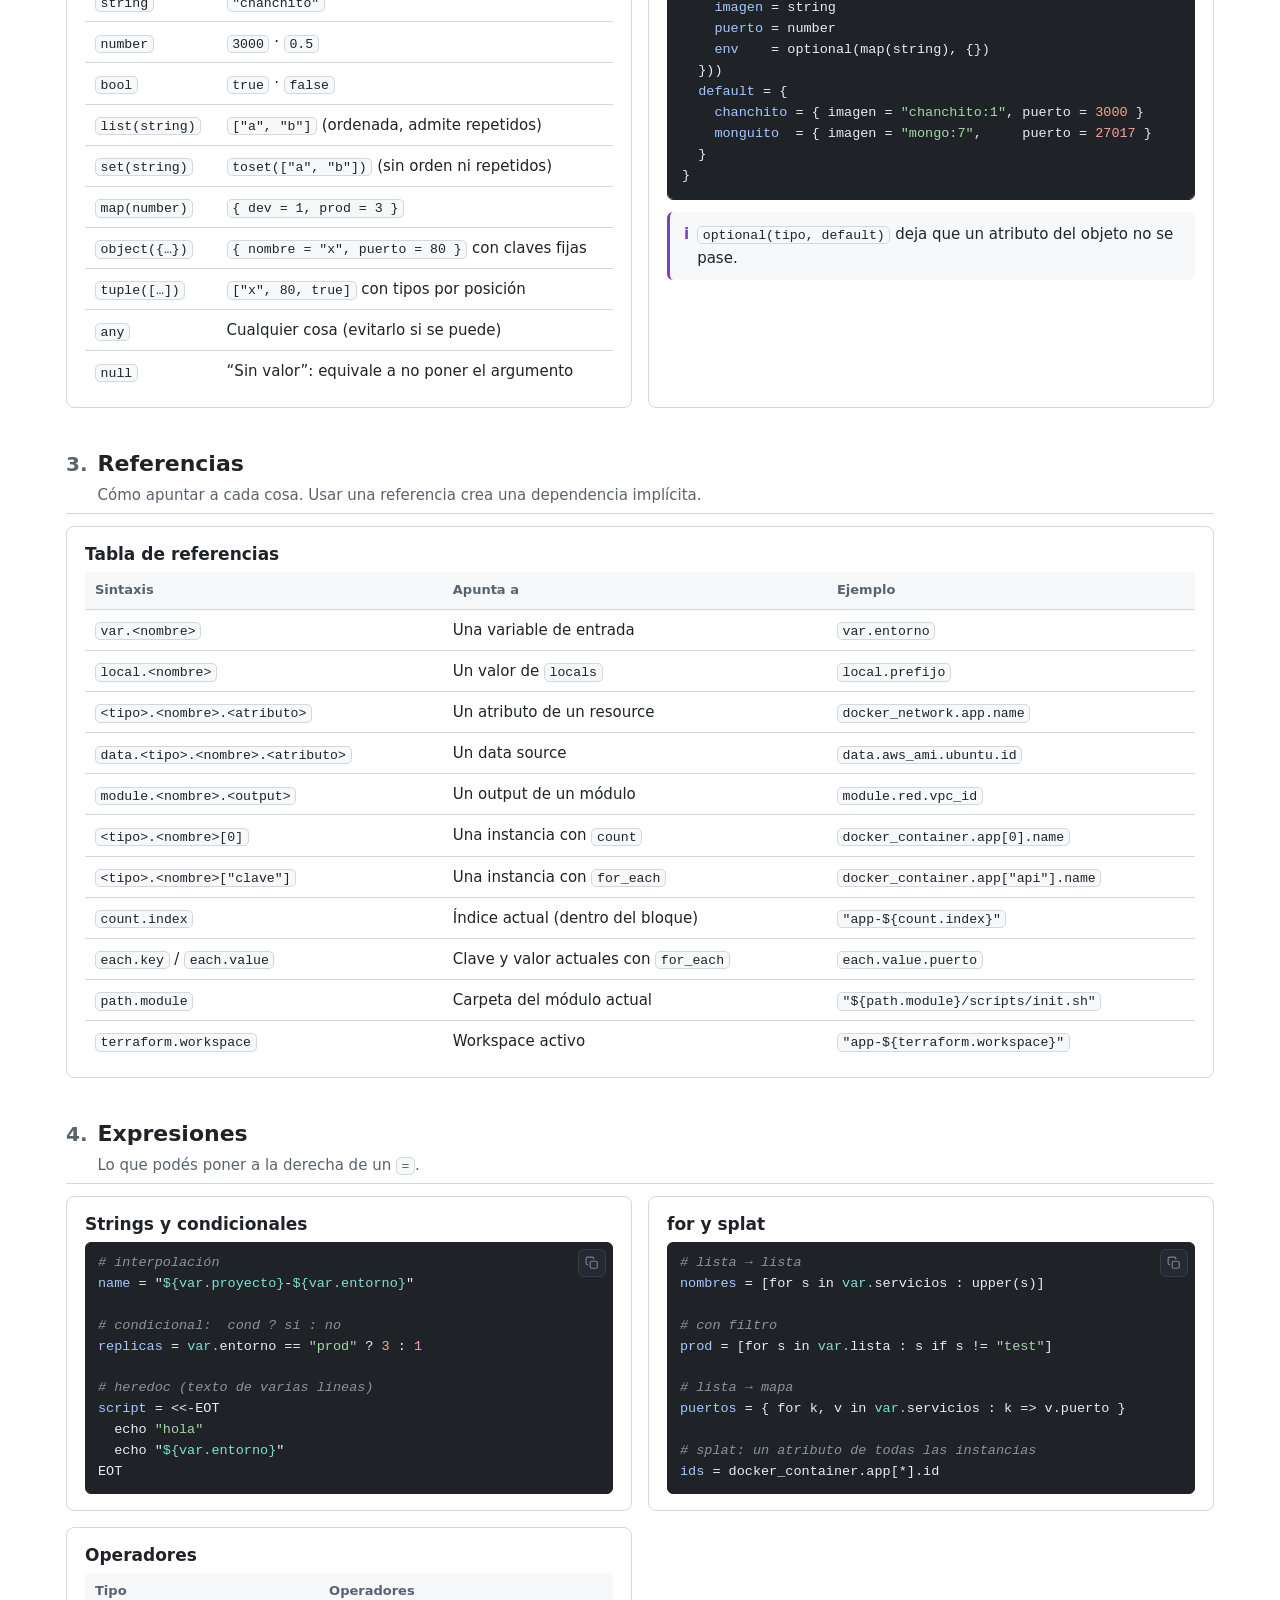
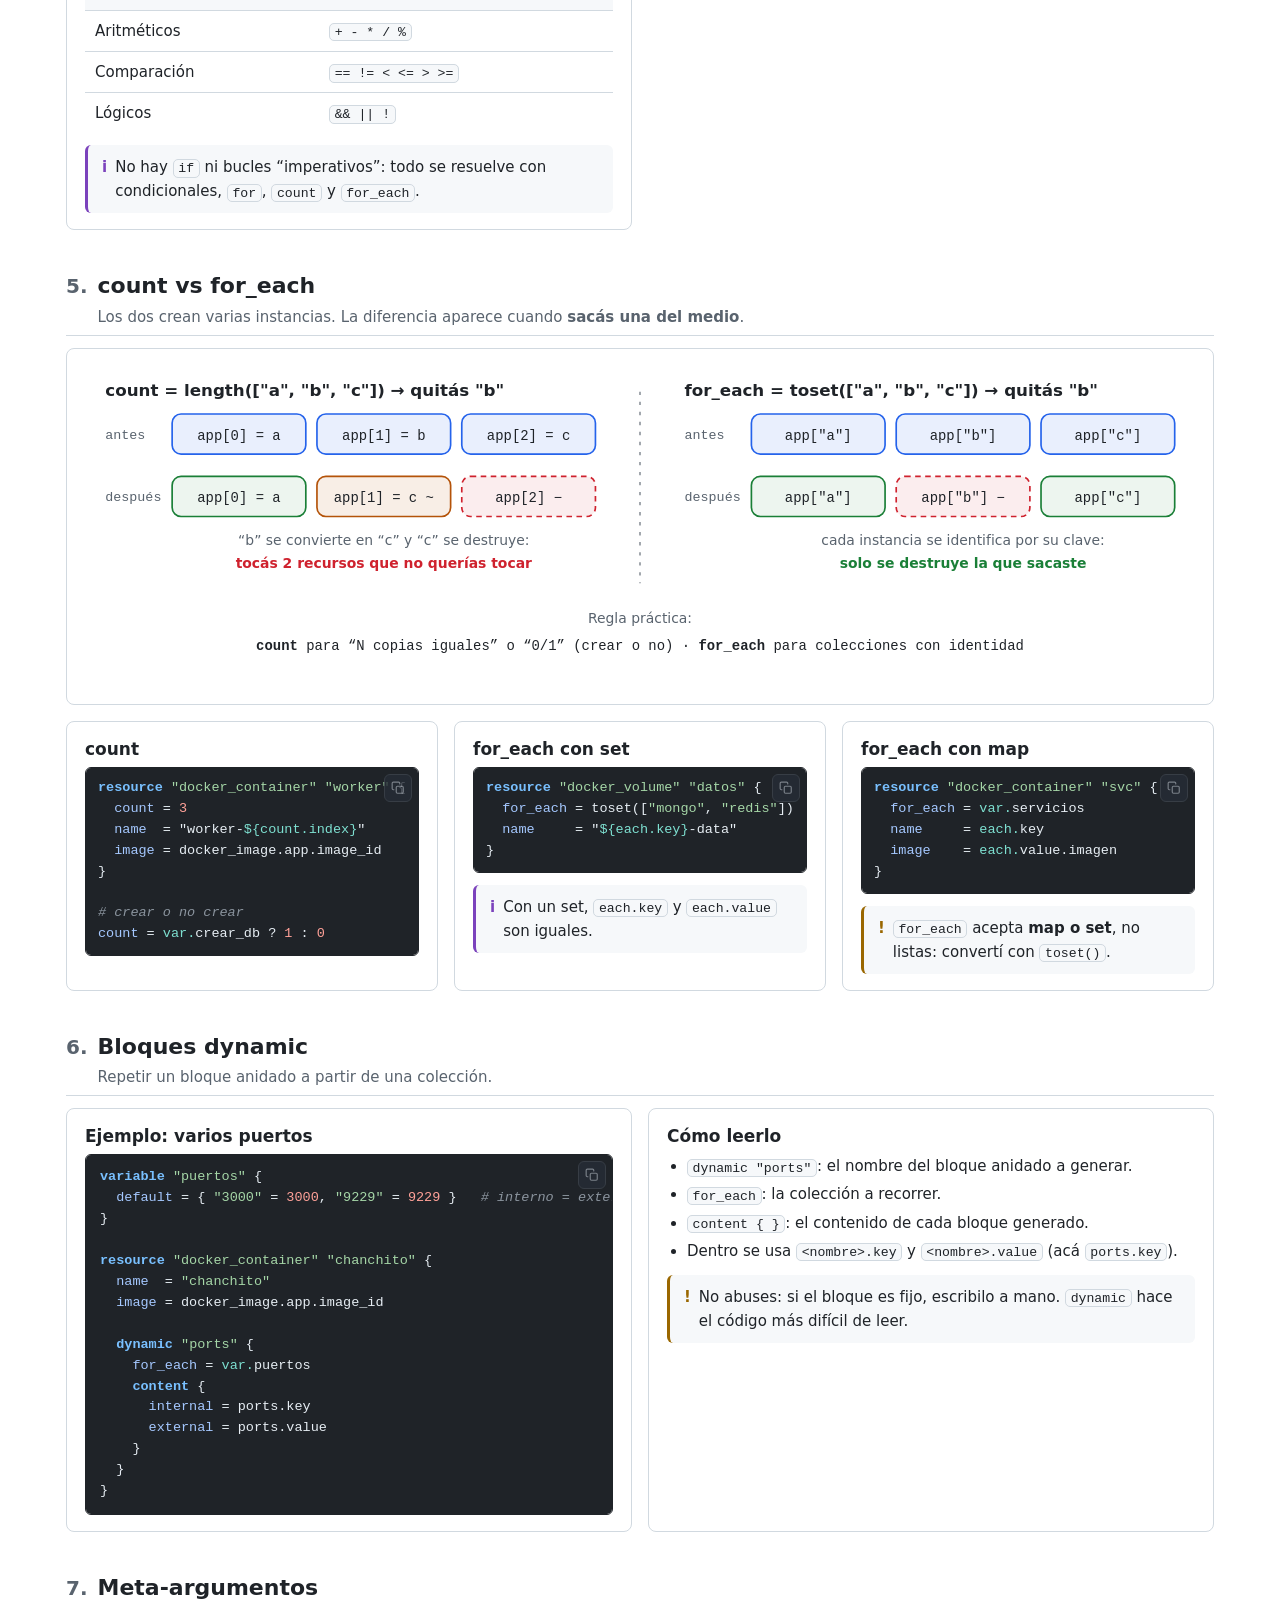
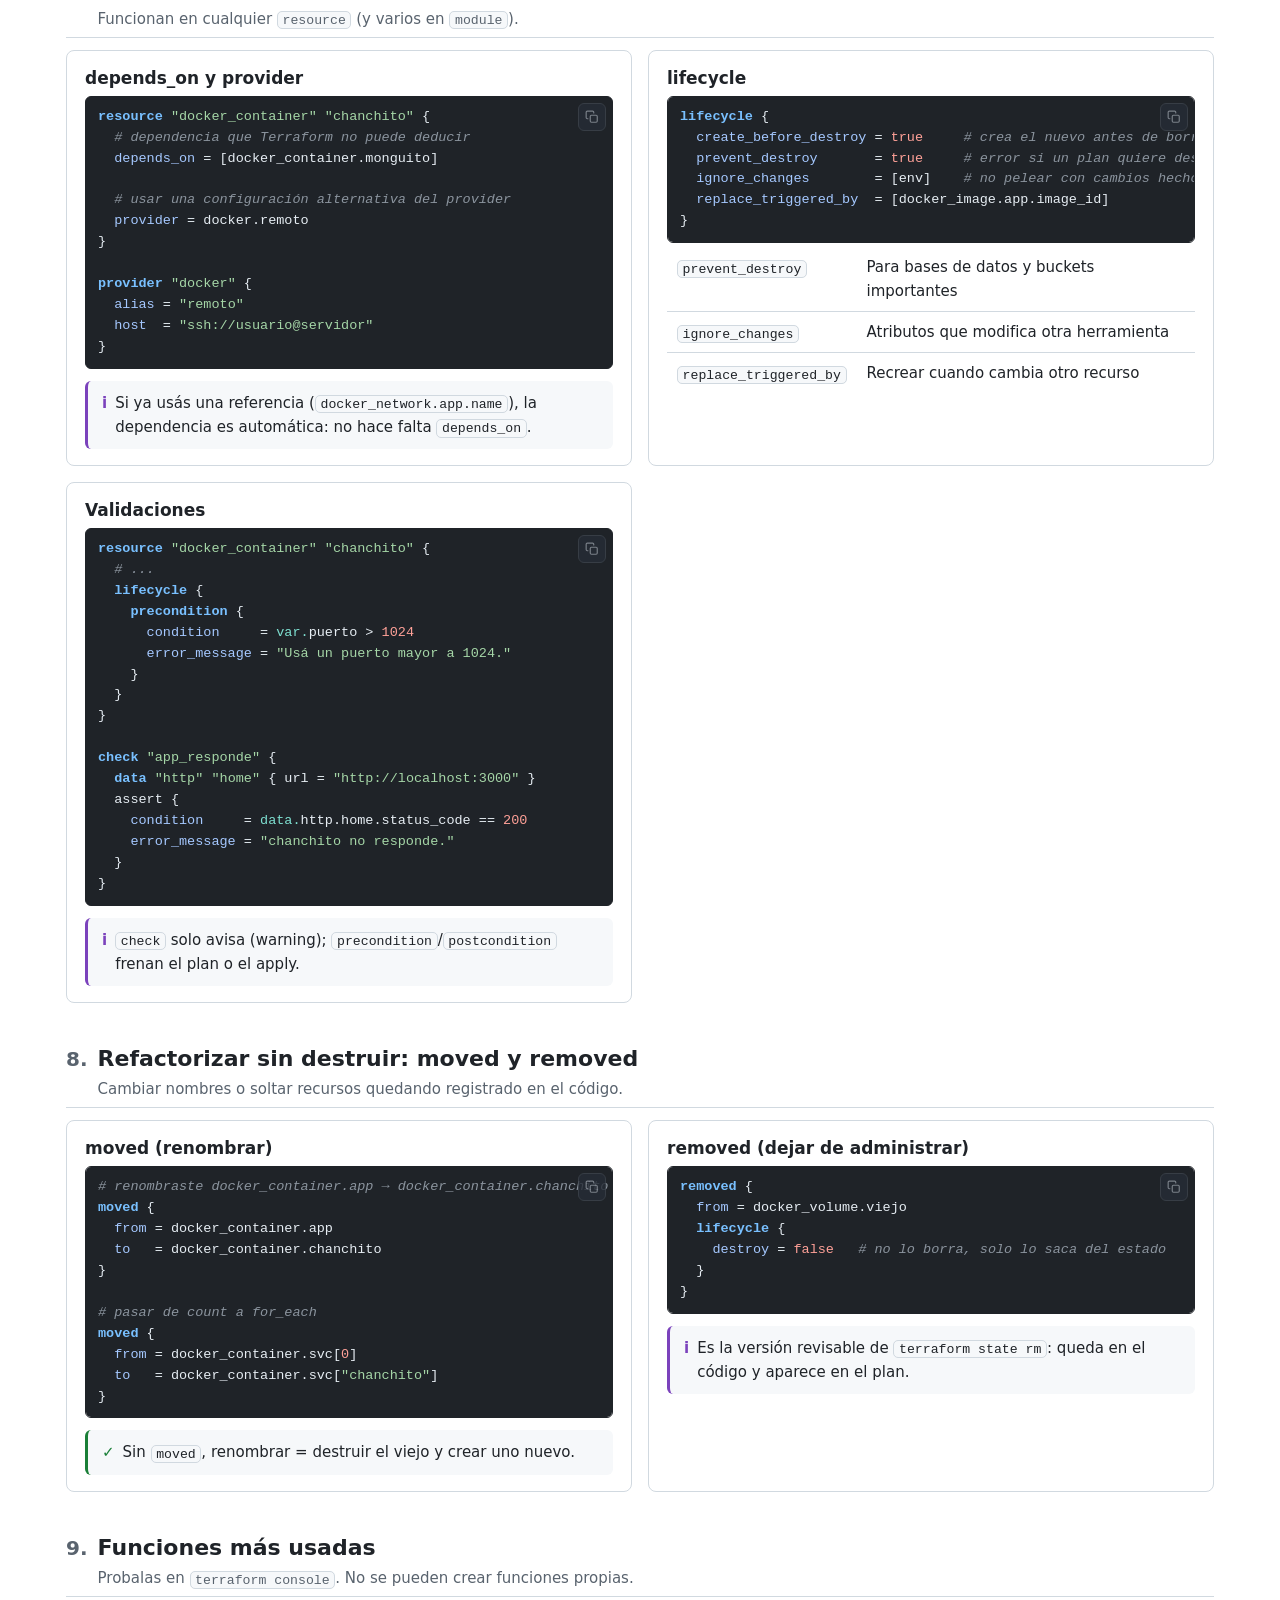
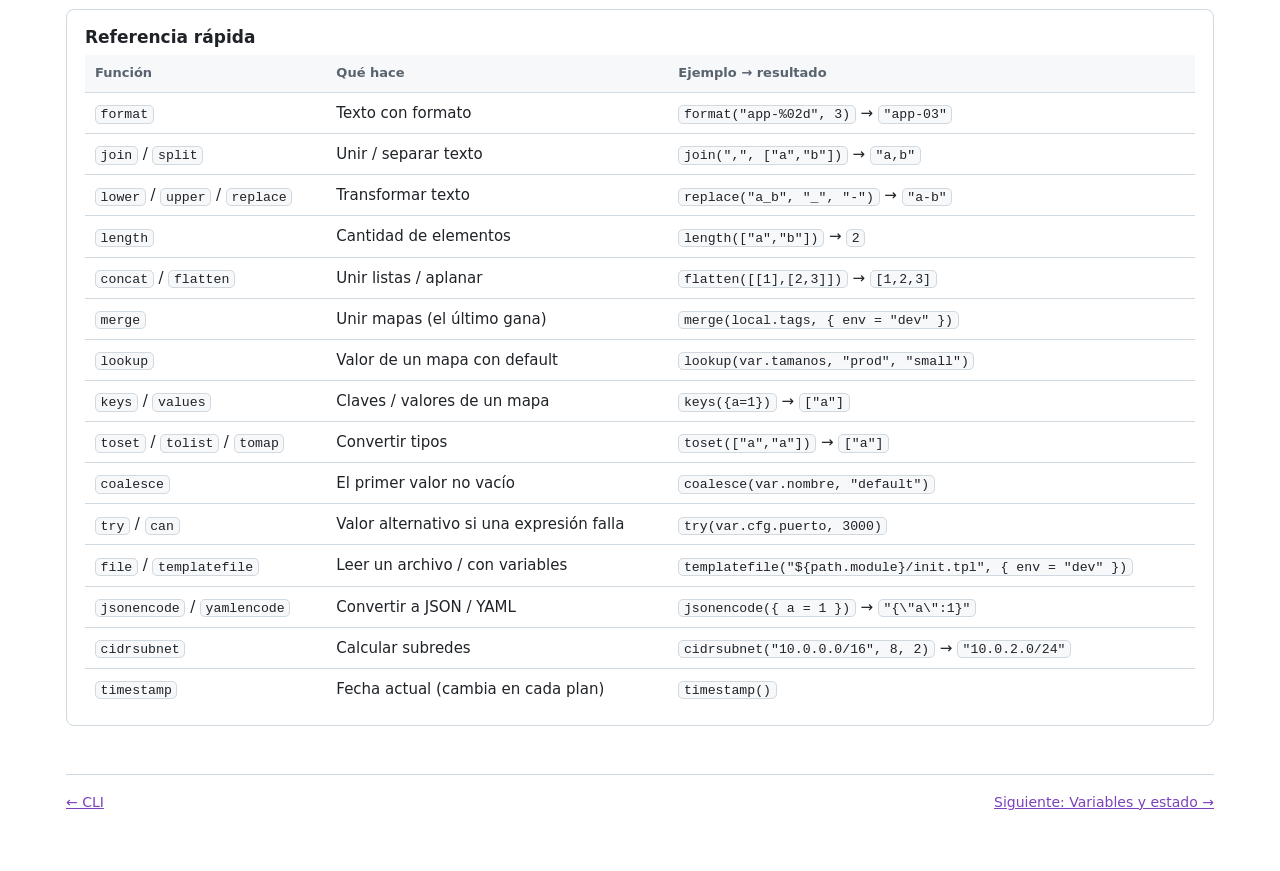
<file: 03-lenguaje-hcl.html>
<!doctype html>
<html lang="es">
<head>
<meta charset="utf-8">
<meta name="viewport" content="width=device-width, initial-scale=1">
<meta name="description" content="Lenguaje HCL de Terraform: bloques, tipos, referencias, expresiones, count y for_each, dynamic, lifecycle y funciones.">
<meta name="theme-color" content="#7b42bc">
<title>Terraform · Lenguaje HCL</title>
<link rel="icon" href="data:image/svg+xml,%3Csvg xmlns='http://www.w3.org/2000/svg' viewBox='0 0 64 64'%3E%3Crect x='4' y='4' width='56' height='56' rx='14' fill='%237b42bc'/%3E%3Cg fill='%23fff'%3E%3Cpath d='M14 13l10 5.8v11.6l-10-5.8z'/%3E%3Cpath d='M26 20.4l10 5.8v11.6l-10-5.8z'/%3E%3Cpath d='M26 34.2l10 5.8v11.6l-10-5.8z'/%3E%3Cpath d='M38 26.2l10-5.8v11.6l-10 5.8z' opacity='.7'/%3E%3C/g%3E%3C/svg%3E">
<link rel="stylesheet" href="assets/style.css">
<script src="assets/app.js"></script>
</head>
<body data-page="hcl">
<header class="topbar"></header>

<svg width="0" height="0" style="position:absolute" aria-hidden="true" focusable="false">
  <defs>
    <marker id="ah" viewBox="0 0 10 10" refX="9" refY="5" markerWidth="7" markerHeight="7" orient="auto-start-reverse"><path d="M0,0 L10,5 L0,10 z" class="d-head"/></marker>
  </defs>
</svg>

<main class="wrap">

  <div class="hero">
    <span class="eyebrow">Terraform · Cheatsheet 03</span>
    <h1>El lenguaje HCL</h1>
    <p class="lead">HCL (HashiCorp Configuration Language) es declarativo: bloques con argumentos. El orden de los bloques no importa; Terraform arma el orden según las <b>referencias</b> entre recursos.</p>
    <nav class="toc">
      <a href="#anatomia">Anatomía de un bloque</a>
      <a href="#tipos">Tipos</a>
      <a href="#referencias">Referencias</a>
      <a href="#expresiones">Expresiones</a>
      <a href="#count-foreach">count vs for_each</a>
      <a href="#dynamic">dynamic</a>
      <a href="#meta">Meta-argumentos</a>
      <a href="#refactor">moved y removed</a>
      <a href="#funciones">Funciones</a>
    </nav>
  </div>

  <section class="terms-box">
    <h2>Términos de esta página</h2>
    <dl class="terms">
      <dt>HCL</dt><dd>El lenguaje de los archivos <code>.tf</code>. No es un lenguaje de programación general: sirve para describir configuración.</dd>
      <dt>Bloque</dt><dd>Una unidad con un tipo, etiquetas entre comillas y un cuerpo entre llaves <code>{ }</code>: <code>resource "tipo" "nombre" { … }</code>.</dd>
      <dt>Argumento</dt><dd>Un dato dentro de un bloque, con la forma <code>nombre = valor</code>.</dd>
      <dt>Expresión</dt><dd>Cualquier cosa que produce un valor: un texto, un número, una referencia, una cuenta, una función.</dd>
      <dt>Referencia</dt><dd>Usar el valor de otro objeto, por ejemplo <code>docker_network.app.name</code>. Además crea una dependencia: Terraform crea primero lo referenciado.</dd>
      <dt>Interpolación</dt><dd>Meter una expresión dentro de un texto con <code>${…}</code>: <code>"app-${var.entorno}"</code>.</dd>
      <dt>Tipo</dt><dd>La clase de valor: texto (<code>string</code>), número, verdadero/falso (<code>bool</code>), lista, mapa…</dd>
      <dt>Lista / mapa</dt><dd>Lista: valores en orden, <code>["a", "b"]</code>. Mapa: pares clave = valor, <code>{ dev = 1, prod = 3 }</code>.</dd>
      <dt>Meta-argumento</dt><dd>Argumentos especiales que funcionan en cualquier recurso y cambian cómo Terraform lo maneja: <code>count</code>, <code>for_each</code>, <code>depends_on</code>, <code>lifecycle</code>.</dd>
      <dt>Función</dt><dd>Una operación ya incorporada que transforma valores: <code>upper("a")</code>, <code>join(",", lista)</code>.</dd>
    </dl>
  </section>

  <!-- ================= ANATOMIA ================= -->
  <section class="block" id="anatomia">
    <div class="section-head">
      <div class="num" style="--tone:var(--c-comp)">1</div>
      <div class="titles"><h2>Anatomía de un bloque</h2><p>Tipo, etiquetas y cuerpo con argumentos y bloques anidados.</p></div>
    </div>
    <div class="diagram">
      <div class="svg-scroll">
      <svg viewBox="0 0 1000 320" role="img" aria-label="Partes de un bloque resource: tipo de bloque, tipo de recurso, nombre local, argumentos, referencias y bloques anidados">
        <text x="40" y="64" class="d-code" style="font-size:20px;font-weight:700"><tspan class="f-comp">resource</tspan></text>
        <text x="170" y="64" class="d-code" style="font-size:20px;font-weight:700"><tspan class="f-img">"docker_container"</tspan></text>
        <text x="420" y="64" class="d-code" style="font-size:20px;font-weight:700"><tspan class="f-cont">"chanchito"</tspan></text>
        <text x="575" y="64" class="d-code" style="font-size:20px;font-weight:700">{</text>

        <path d="M40,78 L40,86 L140,86 L140,78" class="d-line s-comp"/>
        <text x="90" y="108" text-anchor="middle" class="d-sub">tipo de bloque</text>
        <path d="M170,78 L170,86 L388,86 L388,78" class="d-line s-img"/>
        <text x="279" y="108" text-anchor="middle" class="d-sub">tipo de recurso</text>
        <text x="279" y="126" text-anchor="middle" class="d-lbl">&lt;provider&gt;_&lt;tipo&gt;</text>
        <path d="M420,78 L420,86 L554,86 L554,78" class="d-line s-cont"/>
        <text x="487" y="108" text-anchor="middle" class="d-sub">nombre local</text>
        <text x="487" y="126" text-anchor="middle" class="d-lbl">lo elegís vos</text>

        <text x="66" y="168" class="d-code" style="font-size:16px">name  = "chanchito"</text>
        <text x="66" y="196" class="d-code" style="font-size:16px">image = docker_image.app.image_id</text>
        <text x="66" y="224" class="d-code" style="font-size:16px">ports {</text>
        <text x="92" y="250" class="d-code" style="font-size:16px">internal = 3000</text>
        <text x="66" y="276" class="d-code" style="font-size:16px">}</text>
        <text x="40" y="304" class="d-code" style="font-size:16px;font-weight:700">}</text>

        <path d="M430,163 L612,163" class="d-line" marker-end="url(#ah)" style="stroke-dasharray:4 4"/>
        <text x="620" y="168" class="d-sub"><tspan class="f-text" style="font-weight:700">argumento</tspan> = valor</text>
        <path d="M430,191 L612,191" class="d-line s-net" marker-end="url(#ah)" style="stroke-dasharray:4 4"/>
        <text x="620" y="196" class="d-sub"><tspan class="f-text" style="font-weight:700">referencia</tspan> a otro recurso → crea dependencia</text>
        <path d="M256,218 L266,218 L266,282 L256,282" class="d-line s-vol"/>
        <path d="M272,250 L612,250" class="d-line s-vol" marker-end="url(#ah)" style="stroke-dasharray:4 4"/>
        <text x="620" y="255" class="d-sub"><tspan class="f-text" style="font-weight:700">bloque anidado</tspan> (sin “=”)</text>

        <rect x="540" y="276" width="440" height="36" rx="10" class="d-plain"/>
        <text x="556" y="299" class="d-code" style="font-weight:700">docker_container.chanchito.id</text>
        <text x="964" y="299" text-anchor="end" class="d-lbl">así se referencia</text>
      </svg>
      </div>
      <div class="grid cols-3" style="margin-top:12px">
        <div class="callout info"><span class="ico">i</span><p>Comentarios: <code>#</code> o <code>//</code> para una línea, <code>/* … */</code> para varias.</p></div>
        <div class="callout info"><span class="ico">i</span><p>Terraform lee <b>todos</b> los <code>.tf</code> de la carpeta como si fueran uno. Los nombres de archivo son solo para ordenarte.</p></div>
        <div class="callout tip"><span class="ico">✓</span><p>Convención: nombres en <code>snake_case</code>; no repitas el tipo en el nombre (<code>docker_container.chanchito</code>, no <code>…chanchito_container</code>).</p></div>
      </div>
    </div>
  </section>

  <!-- ================= TIPOS ================= -->
  <section class="block" id="tipos" data-search>
    <div class="section-head">
      <div class="num" style="--tone:var(--c-file)">2</div>
      <div class="titles"><h2>Tipos de datos</h2><p>Se usan sobre todo al declarar variables.</p></div>
    </div>
    <div class="grid cols-2">
      <div class="card t-file">
        <h3>Primitivos y colecciones</h3>
        <div class="table-wrap">
          <table>
            <thead><tr><th>Tipo</th><th>Ejemplo</th></tr></thead>
            <tbody>
              <tr><td><code>string</code></td><td><code>"chanchito"</code></td></tr>
              <tr><td><code>number</code></td><td><code>3000</code> · <code>0.5</code></td></tr>
              <tr><td><code>bool</code></td><td><code>true</code> · <code>false</code></td></tr>
              <tr><td><code>list(string)</code></td><td><code>["a", "b"]</code> (ordenada, admite repetidos)</td></tr>
              <tr><td><code>set(string)</code></td><td><code>toset(["a", "b"])</code> (sin orden ni repetidos)</td></tr>
              <tr><td><code>map(number)</code></td><td><code>{ dev = 1, prod = 3 }</code></td></tr>
              <tr><td><code>object({…})</code></td><td><code>{ nombre = "x", puerto = 80 }</code> con claves fijas</td></tr>
              <tr><td><code>tuple([…])</code></td><td><code>["x", 80, true]</code> con tipos por posición</td></tr>
              <tr><td><code>any</code></td><td>Cualquier cosa (evitarlo si se puede)</td></tr>
              <tr><td><code>null</code></td><td>“Sin valor”: equivale a no poner el argumento</td></tr>
            </tbody>
          </table>
        </div>
      </div>
      <div class="card t-file">
        <h3>Tipos complejos en una variable</h3>
        <pre class="big"><code data-lang="hcl">variable "servicios" {
  type = map(object({
    imagen = string
    puerto = number
    env    = optional(map(string), {})
  }))
  default = {
    chanchito = { imagen = "chanchito:1", puerto = 3000 }
    monguito  = { imagen = "mongo:7",     puerto = 27017 }
  }
}</code></pre>
        <div class="callout info"><span class="ico">i</span><p><code>optional(tipo, default)</code> deja que un atributo del objeto no se pase.</p></div>
      </div>
    </div>
  </section>

  <!-- ================= REFERENCIAS ================= -->
  <section class="block" id="referencias" data-search>
    <div class="section-head">
      <div class="num" style="--tone:var(--c-net)">3</div>
      <div class="titles"><h2>Referencias</h2><p>Cómo apuntar a cada cosa. Usar una referencia crea una dependencia implícita.</p></div>
    </div>
    <div class="card t-net wide">
      <h3>Tabla de referencias</h3>
      <div class="table-wrap">
        <table>
          <thead><tr><th>Sintaxis</th><th>Apunta a</th><th>Ejemplo</th></tr></thead>
          <tbody>
            <tr><td><code>var.&lt;nombre&gt;</code></td><td>Una variable de entrada</td><td><code>var.entorno</code></td></tr>
            <tr><td><code>local.&lt;nombre&gt;</code></td><td>Un valor de <code>locals</code></td><td><code>local.prefijo</code></td></tr>
            <tr><td><code>&lt;tipo&gt;.&lt;nombre&gt;.&lt;atributo&gt;</code></td><td>Un atributo de un resource</td><td><code>docker_network.app.name</code></td></tr>
            <tr><td><code>data.&lt;tipo&gt;.&lt;nombre&gt;.&lt;atributo&gt;</code></td><td>Un data source</td><td><code>data.aws_ami.ubuntu.id</code></td></tr>
            <tr><td><code>module.&lt;nombre&gt;.&lt;output&gt;</code></td><td>Un output de un módulo</td><td><code>module.red.vpc_id</code></td></tr>
            <tr><td><code>&lt;tipo&gt;.&lt;nombre&gt;[0]</code></td><td>Una instancia con <code>count</code></td><td><code>docker_container.app[0].name</code></td></tr>
            <tr><td><code>&lt;tipo&gt;.&lt;nombre&gt;["clave"]</code></td><td>Una instancia con <code>for_each</code></td><td><code>docker_container.app["api"].name</code></td></tr>
            <tr><td><code>count.index</code></td><td>Índice actual (dentro del bloque)</td><td><code>"app-${count.index}"</code></td></tr>
            <tr><td><code>each.key</code> / <code>each.value</code></td><td>Clave y valor actuales con <code>for_each</code></td><td><code>each.value.puerto</code></td></tr>
            <tr><td><code>path.module</code></td><td>Carpeta del módulo actual</td><td><code>"${path.module}/scripts/init.sh"</code></td></tr>
            <tr><td><code>terraform.workspace</code></td><td>Workspace activo</td><td><code>"app-${terraform.workspace}"</code></td></tr>
          </tbody>
        </table>
      </div>
    </div>
  </section>

  <!-- ================= EXPRESIONES ================= -->
  <section class="block" id="expresiones" data-search>
    <div class="section-head">
      <div class="num" style="--tone:var(--c-img)">4</div>
      <div class="titles"><h2>Expresiones</h2><p>Lo que podés poner a la derecha de un <code>=</code>.</p></div>
    </div>
    <div class="grid">
      <div class="card t-img">
        <h3>Strings y condicionales</h3>
        <pre><code data-lang="hcl"># interpolación
name = "${var.proyecto}-${var.entorno}"

# condicional:  cond ? si : no
replicas = var.entorno == "prod" ? 3 : 1

# heredoc (texto de varias líneas)
script = &lt;&lt;-EOT
  echo "hola"
  echo "${var.entorno}"
EOT</code></pre>
      </div>
      <div class="card t-img">
        <h3>for y splat</h3>
        <pre><code data-lang="hcl"># lista → lista
nombres = [for s in var.servicios : upper(s)]

# con filtro
prod = [for s in var.lista : s if s != "test"]

# lista → mapa
puertos = { for k, v in var.servicios : k => v.puerto }

# splat: un atributo de todas las instancias
ids = docker_container.app[*].id</code></pre>
      </div>
      <div class="card t-img">
        <h3>Operadores</h3>
        <div class="table-wrap">
          <table>
            <thead><tr><th>Tipo</th><th>Operadores</th></tr></thead>
            <tbody>
              <tr><td>Aritméticos</td><td><code>+ - * / %</code></td></tr>
              <tr><td>Comparación</td><td><code>== != &lt; &lt;= &gt; &gt;=</code></td></tr>
              <tr><td>Lógicos</td><td><code>&amp;&amp; || !</code></td></tr>
            </tbody>
          </table>
        </div>
        <div class="callout info"><span class="ico">i</span><p>No hay <code>if</code> ni bucles “imperativos”: todo se resuelve con condicionales, <code>for</code>, <code>count</code> y <code>for_each</code>.</p></div>
      </div>
    </div>
  </section>

  <!-- ================= COUNT VS FOR_EACH ================= -->
  <section class="block" id="count-foreach" data-search>
    <div class="section-head">
      <div class="num" style="--tone:var(--warn)">5</div>
      <div class="titles"><h2>count vs for_each</h2><p>Los dos crean varias instancias. La diferencia aparece cuando <b>sacás una del medio</b>.</p></div>
    </div>
    <div class="diagram">
      <div class="svg-scroll">
      <svg viewBox="0 0 1000 290" role="img" aria-label="Con count, quitar el elemento del medio desplaza los índices y modifica o destruye otros; con for_each solo se destruye el quitado">
        <text x="20" y="28" class="d-title">count = length(["a", "b", "c"])  →  quitás "b"</text>
        <text x="20" y="66" class="d-lbl">antes</text>
        <rect x="80" y="44" width="120" height="36" rx="8" class="d-img"/><text x="140" y="67" text-anchor="middle" class="d-code">app[0] = a</text>
        <rect x="210" y="44" width="120" height="36" rx="8" class="d-img"/><text x="270" y="67" text-anchor="middle" class="d-code">app[1] = b</text>
        <rect x="340" y="44" width="120" height="36" rx="8" class="d-img"/><text x="400" y="67" text-anchor="middle" class="d-code">app[2] = c</text>
        <text x="20" y="122" class="d-lbl">después</text>
        <rect x="80" y="100" width="120" height="36" rx="8" class="d-ok"/><text x="140" y="123" text-anchor="middle" class="d-code">app[0] = a</text>
        <rect x="210" y="100" width="120" height="36" rx="8" class="d-vol"/><text x="270" y="123" text-anchor="middle" class="d-code">app[1] = c ~</text>
        <rect x="340" y="100" width="120" height="36" rx="8" class="d-bad" style="stroke-dasharray:5 4"/><text x="400" y="123" text-anchor="middle" class="d-code">app[2] −</text>
        <text x="270" y="162" text-anchor="middle" class="d-sub">“b” se convierte en “c” y “c” se destruye:</text>
        <text x="270" y="182" text-anchor="middle" class="d-sub f-bad" style="font-weight:700">tocás 2 recursos que no querías tocar</text>

        <path d="M500,24 L500,196" class="d-line" style="stroke-dasharray:3 6;stroke-width:1"/>

        <text x="540" y="28" class="d-title">for_each = toset(["a", "b", "c"])  →  quitás "b"</text>
        <text x="540" y="66" class="d-lbl">antes</text>
        <rect x="600" y="44" width="120" height="36" rx="8" class="d-img"/><text x="660" y="67" text-anchor="middle" class="d-code">app["a"]</text>
        <rect x="730" y="44" width="120" height="36" rx="8" class="d-img"/><text x="790" y="67" text-anchor="middle" class="d-code">app["b"]</text>
        <rect x="860" y="44" width="120" height="36" rx="8" class="d-img"/><text x="920" y="67" text-anchor="middle" class="d-code">app["c"]</text>
        <text x="540" y="122" class="d-lbl">después</text>
        <rect x="600" y="100" width="120" height="36" rx="8" class="d-ok"/><text x="660" y="123" text-anchor="middle" class="d-code">app["a"]</text>
        <rect x="730" y="100" width="120" height="36" rx="8" class="d-bad" style="stroke-dasharray:5 4"/><text x="790" y="123" text-anchor="middle" class="d-code">app["b"] −</text>
        <rect x="860" y="100" width="120" height="36" rx="8" class="d-ok"/><text x="920" y="123" text-anchor="middle" class="d-code">app["c"]</text>
        <text x="790" y="162" text-anchor="middle" class="d-sub">cada instancia se identifica por su clave:</text>
        <text x="790" y="182" text-anchor="middle" class="d-sub f-ok" style="font-weight:700">solo se destruye la que sacaste</text>

        <text x="500" y="232" text-anchor="middle" class="d-sub">Regla práctica:</text>
        <text x="500" y="256" text-anchor="middle" class="d-code"><tspan style="font-weight:700">count</tspan> para “N copias iguales” o “0/1” (crear o no) · <tspan style="font-weight:700">for_each</tspan> para colecciones con identidad</text>
      </svg>
      </div>
    </div>
    <div class="grid cols-3" style="margin-top:16px">
      <div class="card t-warn">
        <h3>count</h3>
        <pre><code data-lang="hcl">resource "docker_container" "worker" {
  count = 3
  name  = "worker-${count.index}"
  image = docker_image.app.image_id
}

# crear o no crear
count = var.crear_db ? 1 : 0</code></pre>
      </div>
      <div class="card t-warn">
        <h3>for_each con set</h3>
        <pre><code data-lang="hcl">resource "docker_volume" "datos" {
  for_each = toset(["mongo", "redis"])
  name     = "${each.key}-data"
}</code></pre>
        <div class="callout info"><span class="ico">i</span><p>Con un set, <code>each.key</code> y <code>each.value</code> son iguales.</p></div>
      </div>
      <div class="card t-warn">
        <h3>for_each con map</h3>
        <pre><code data-lang="hcl">resource "docker_container" "svc" {
  for_each = var.servicios
  name     = each.key
  image    = each.value.imagen
}</code></pre>
        <div class="callout warn"><span class="ico">!</span><p><code>for_each</code> acepta <b>map o set</b>, no listas: convertí con <code>toset()</code>.</p></div>
      </div>
    </div>
  </section>

  <!-- ================= DYNAMIC ================= -->
  <section class="block" id="dynamic" data-search>
    <div class="section-head">
      <div class="num" style="--tone:var(--c-vol)">6</div>
      <div class="titles"><h2>Bloques dynamic</h2><p>Repetir un bloque anidado a partir de una colección.</p></div>
    </div>
    <div class="grid cols-2">
      <div class="card t-vol">
        <h3>Ejemplo: varios puertos</h3>
        <pre class="big"><code data-lang="hcl">variable "puertos" {
  default = { "3000" = 3000, "9229" = 9229 }   # interno = externo
}

resource "docker_container" "chanchito" {
  name  = "chanchito"
  image = docker_image.app.image_id

  dynamic "ports" {
    for_each = var.puertos
    content {
      internal = ports.key
      external = ports.value
    }
  }
}</code></pre>
      </div>
      <div class="card t-vol">
        <h3>Cómo leerlo</h3>
        <ul>
          <li><code>dynamic "ports"</code>: el nombre del bloque anidado a generar.</li>
          <li><code>for_each</code>: la colección a recorrer.</li>
          <li><code>content { }</code>: el contenido de cada bloque generado.</li>
          <li>Dentro se usa <code>&lt;nombre&gt;.key</code> y <code>&lt;nombre&gt;.value</code> (acá <code>ports.key</code>).</li>
        </ul>
        <div class="callout warn"><span class="ico">!</span><p>No abuses: si el bloque es fijo, escribilo a mano. <code>dynamic</code> hace el código más difícil de leer.</p></div>
      </div>
    </div>
  </section>

  <!-- ================= META ================= -->
  <section class="block" id="meta" data-search>
    <div class="section-head">
      <div class="num" style="--tone:var(--c-comp)">7</div>
      <div class="titles"><h2>Meta-argumentos</h2><p>Funcionan en cualquier <code>resource</code> (y varios en <code>module</code>).</p></div>
    </div>
    <div class="grid">
      <div class="card t-comp">
        <h3>depends_on y provider</h3>
        <pre><code data-lang="hcl">resource "docker_container" "chanchito" {
  # dependencia que Terraform no puede deducir
  depends_on = [docker_container.monguito]

  # usar una configuración alternativa del provider
  provider = docker.remoto
}

provider "docker" {
  alias = "remoto"
  host  = "ssh://usuario@servidor"
}</code></pre>
        <div class="callout info"><span class="ico">i</span><p>Si ya usás una referencia (<code>docker_network.app.name</code>), la dependencia es automática: no hace falta <code>depends_on</code>.</p></div>
      </div>
      <div class="card t-comp">
        <h3>lifecycle</h3>
        <pre><code data-lang="hcl">lifecycle {
  create_before_destroy = true     # crea el nuevo antes de borrar el viejo
  prevent_destroy       = true     # error si un plan quiere destruirlo
  ignore_changes        = [env]    # no pelear con cambios hechos afuera
  replace_triggered_by  = [docker_image.app.image_id]
}</code></pre>
        <div class="table-wrap">
          <table>
            <tbody>
              <tr><td><code>prevent_destroy</code></td><td>Para bases de datos y buckets importantes</td></tr>
              <tr><td><code>ignore_changes</code></td><td>Atributos que modifica otra herramienta</td></tr>
              <tr><td><code>replace_triggered_by</code></td><td>Recrear cuando cambia otro recurso</td></tr>
            </tbody>
          </table>
        </div>
      </div>
      <div class="card t-comp">
        <h3>Validaciones</h3>
        <pre><code data-lang="hcl">resource "docker_container" "chanchito" {
  # ...
  lifecycle {
    precondition {
      condition     = var.puerto &gt; 1024
      error_message = "Usá un puerto mayor a 1024."
    }
  }
}

check "app_responde" {
  data "http" "home" { url = "http://localhost:3000" }
  assert {
    condition     = data.http.home.status_code == 200
    error_message = "chanchito no responde."
  }
}</code></pre>
        <div class="callout info"><span class="ico">i</span><p><code>check</code> solo avisa (warning); <code>precondition</code>/<code>postcondition</code> frenan el plan o el apply.</p></div>
      </div>
    </div>
  </section>

  <!-- ================= REFACTOR ================= -->
  <section class="block" id="refactor" data-search>
    <div class="section-head">
      <div class="num" style="--tone:var(--ok)">8</div>
      <div class="titles"><h2>Refactorizar sin destruir: moved y removed</h2><p>Cambiar nombres o soltar recursos quedando registrado en el código.</p></div>
    </div>
    <div class="grid cols-2">
      <div class="card t-ok">
        <h3>moved (renombrar)</h3>
        <pre><code data-lang="hcl"># renombraste docker_container.app → docker_container.chanchito
moved {
  from = docker_container.app
  to   = docker_container.chanchito
}

# pasar de count a for_each
moved {
  from = docker_container.svc[0]
  to   = docker_container.svc["chanchito"]
}</code></pre>
        <div class="callout tip"><span class="ico">✓</span><p>Sin <code>moved</code>, renombrar = destruir el viejo y crear uno nuevo.</p></div>
      </div>
      <div class="card t-ok">
        <h3>removed (dejar de administrar)</h3>
        <pre><code data-lang="hcl">removed {
  from = docker_volume.viejo
  lifecycle {
    destroy = false   # no lo borra, solo lo saca del estado
  }
}</code></pre>
        <div class="callout info"><span class="ico">i</span><p>Es la versión revisable de <code>terraform state rm</code>: queda en el código y aparece en el plan.</p></div>
      </div>
    </div>
  </section>

  <!-- ================= FUNCIONES ================= -->
  <section class="block" id="funciones" data-search>
    <div class="section-head">
      <div class="num" style="--tone:var(--c-file)">9</div>
      <div class="titles"><h2>Funciones más usadas</h2><p>Probalas en <code>terraform console</code>. No se pueden crear funciones propias.</p></div>
    </div>
    <div class="card t-file wide">
      <h3>Referencia rápida</h3>
      <div class="table-wrap">
        <table>
          <thead><tr><th>Función</th><th>Qué hace</th><th>Ejemplo → resultado</th></tr></thead>
          <tbody>
            <tr><td><code>format</code></td><td>Texto con formato</td><td><code>format("app-%02d", 3)</code> → <code>"app-03"</code></td></tr>
            <tr><td><code>join</code> / <code>split</code></td><td>Unir / separar texto</td><td><code>join(",", ["a","b"])</code> → <code>"a,b"</code></td></tr>
            <tr><td><code>lower</code> / <code>upper</code> / <code>replace</code></td><td>Transformar texto</td><td><code>replace("a_b", "_", "-")</code> → <code>"a-b"</code></td></tr>
            <tr><td><code>length</code></td><td>Cantidad de elementos</td><td><code>length(["a","b"])</code> → <code>2</code></td></tr>
            <tr><td><code>concat</code> / <code>flatten</code></td><td>Unir listas / aplanar</td><td><code>flatten([[1],[2,3]])</code> → <code>[1,2,3]</code></td></tr>
            <tr><td><code>merge</code></td><td>Unir mapas (el último gana)</td><td><code>merge(local.tags, { env = "dev" })</code></td></tr>
            <tr><td><code>lookup</code></td><td>Valor de un mapa con default</td><td><code>lookup(var.tamanos, "prod", "small")</code></td></tr>
            <tr><td><code>keys</code> / <code>values</code></td><td>Claves / valores de un mapa</td><td><code>keys({a=1})</code> → <code>["a"]</code></td></tr>
            <tr><td><code>toset</code> / <code>tolist</code> / <code>tomap</code></td><td>Convertir tipos</td><td><code>toset(["a","a"])</code> → <code>["a"]</code></td></tr>
            <tr><td><code>coalesce</code></td><td>El primer valor no vacío</td><td><code>coalesce(var.nombre, "default")</code></td></tr>
            <tr><td><code>try</code> / <code>can</code></td><td>Valor alternativo si una expresión falla</td><td><code>try(var.cfg.puerto, 3000)</code></td></tr>
            <tr><td><code>file</code> / <code>templatefile</code></td><td>Leer un archivo / con variables</td><td><code>templatefile("${path.module}/init.tpl", { env = "dev" })</code></td></tr>
            <tr><td><code>jsonencode</code> / <code>yamlencode</code></td><td>Convertir a JSON / YAML</td><td><code>jsonencode({ a = 1 })</code> → <code>"{\"a\":1}"</code></td></tr>
            <tr><td><code>cidrsubnet</code></td><td>Calcular subredes</td><td><code>cidrsubnet("10.0.0.0/16", 8, 2)</code> → <code>"10.0.2.0/24"</code></td></tr>
            <tr><td><code>timestamp</code></td><td>Fecha actual (cambia en cada plan)</td><td><code>timestamp()</code></td></tr>
          </tbody>
        </table>
      </div>
    </div>
  </section>

  <p class="empty">No hay resultados para esa búsqueda.</p>

  <footer class="foot">
    <a href="02-cli.html">← CLI</a>
    <a href="04-variables-estado.html">Siguiente: Variables y estado →</a>
  </footer>
</main>
</body>
</html>
</file>
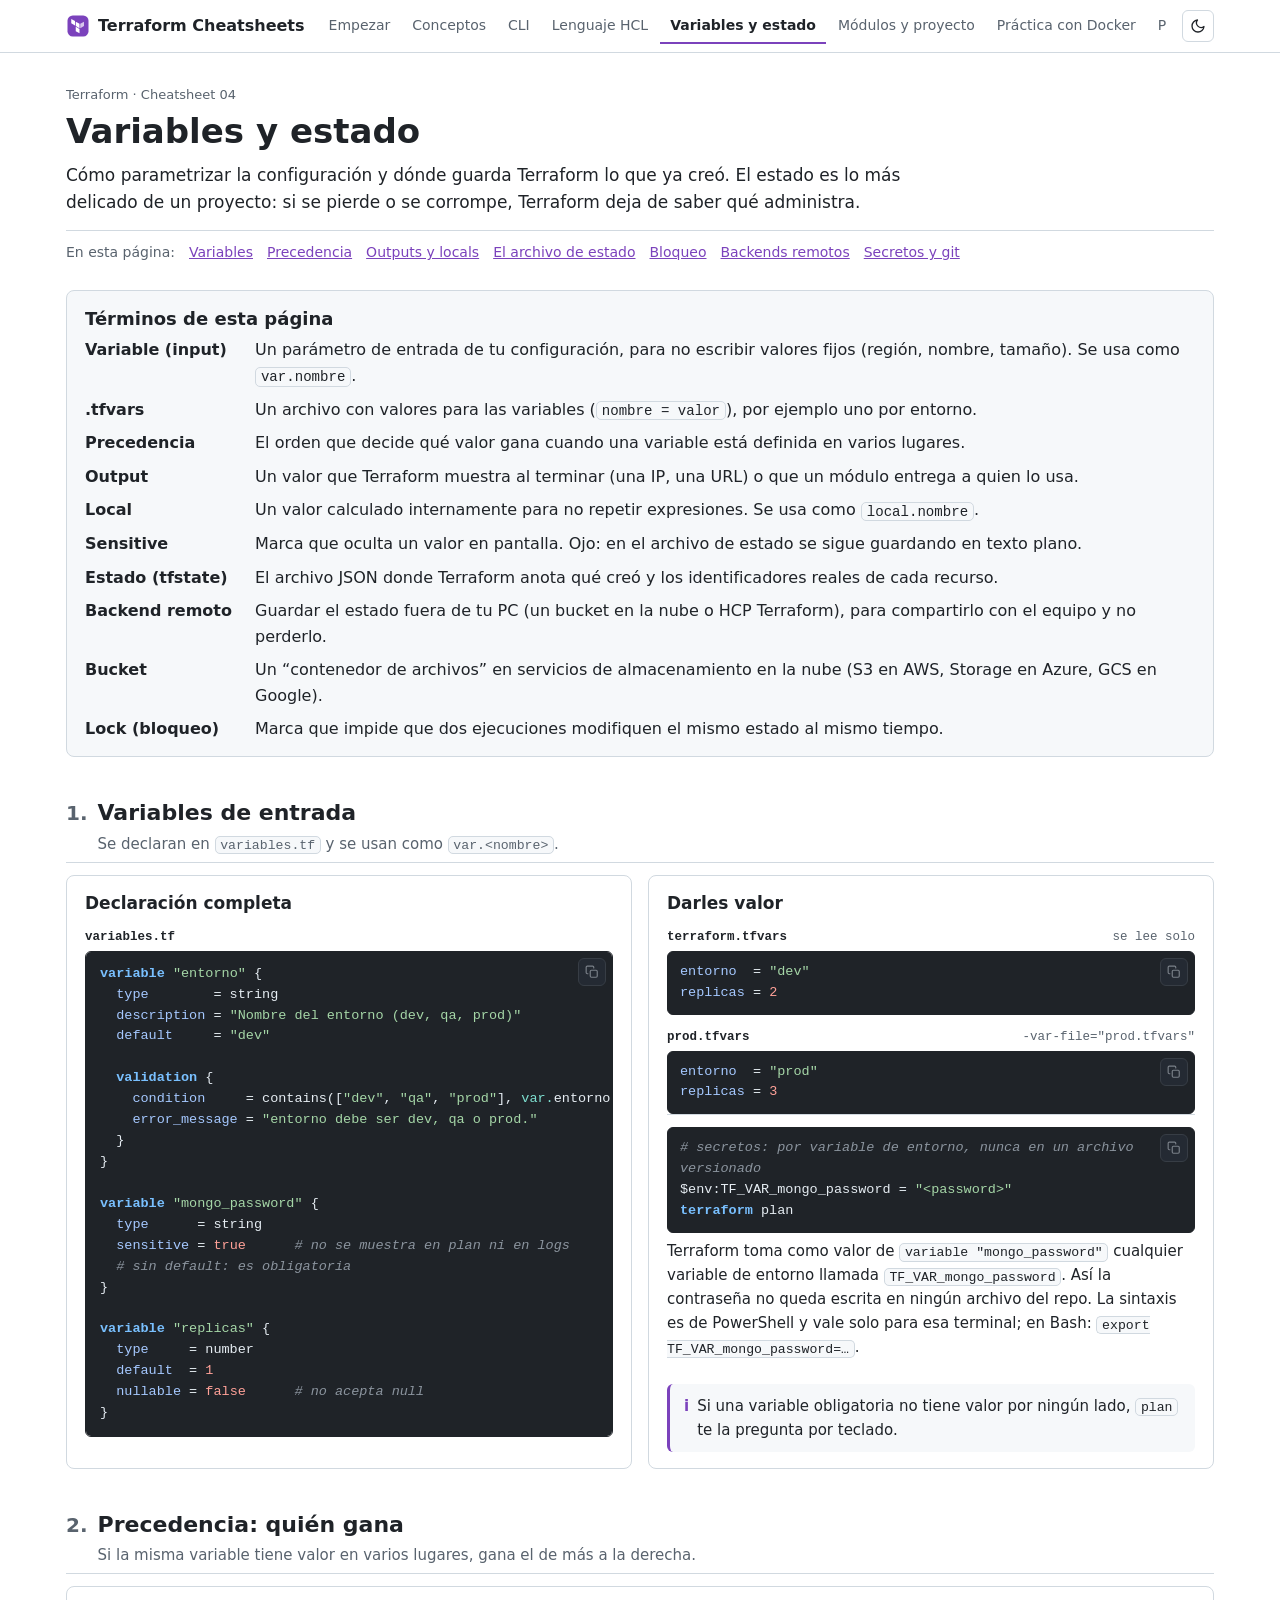
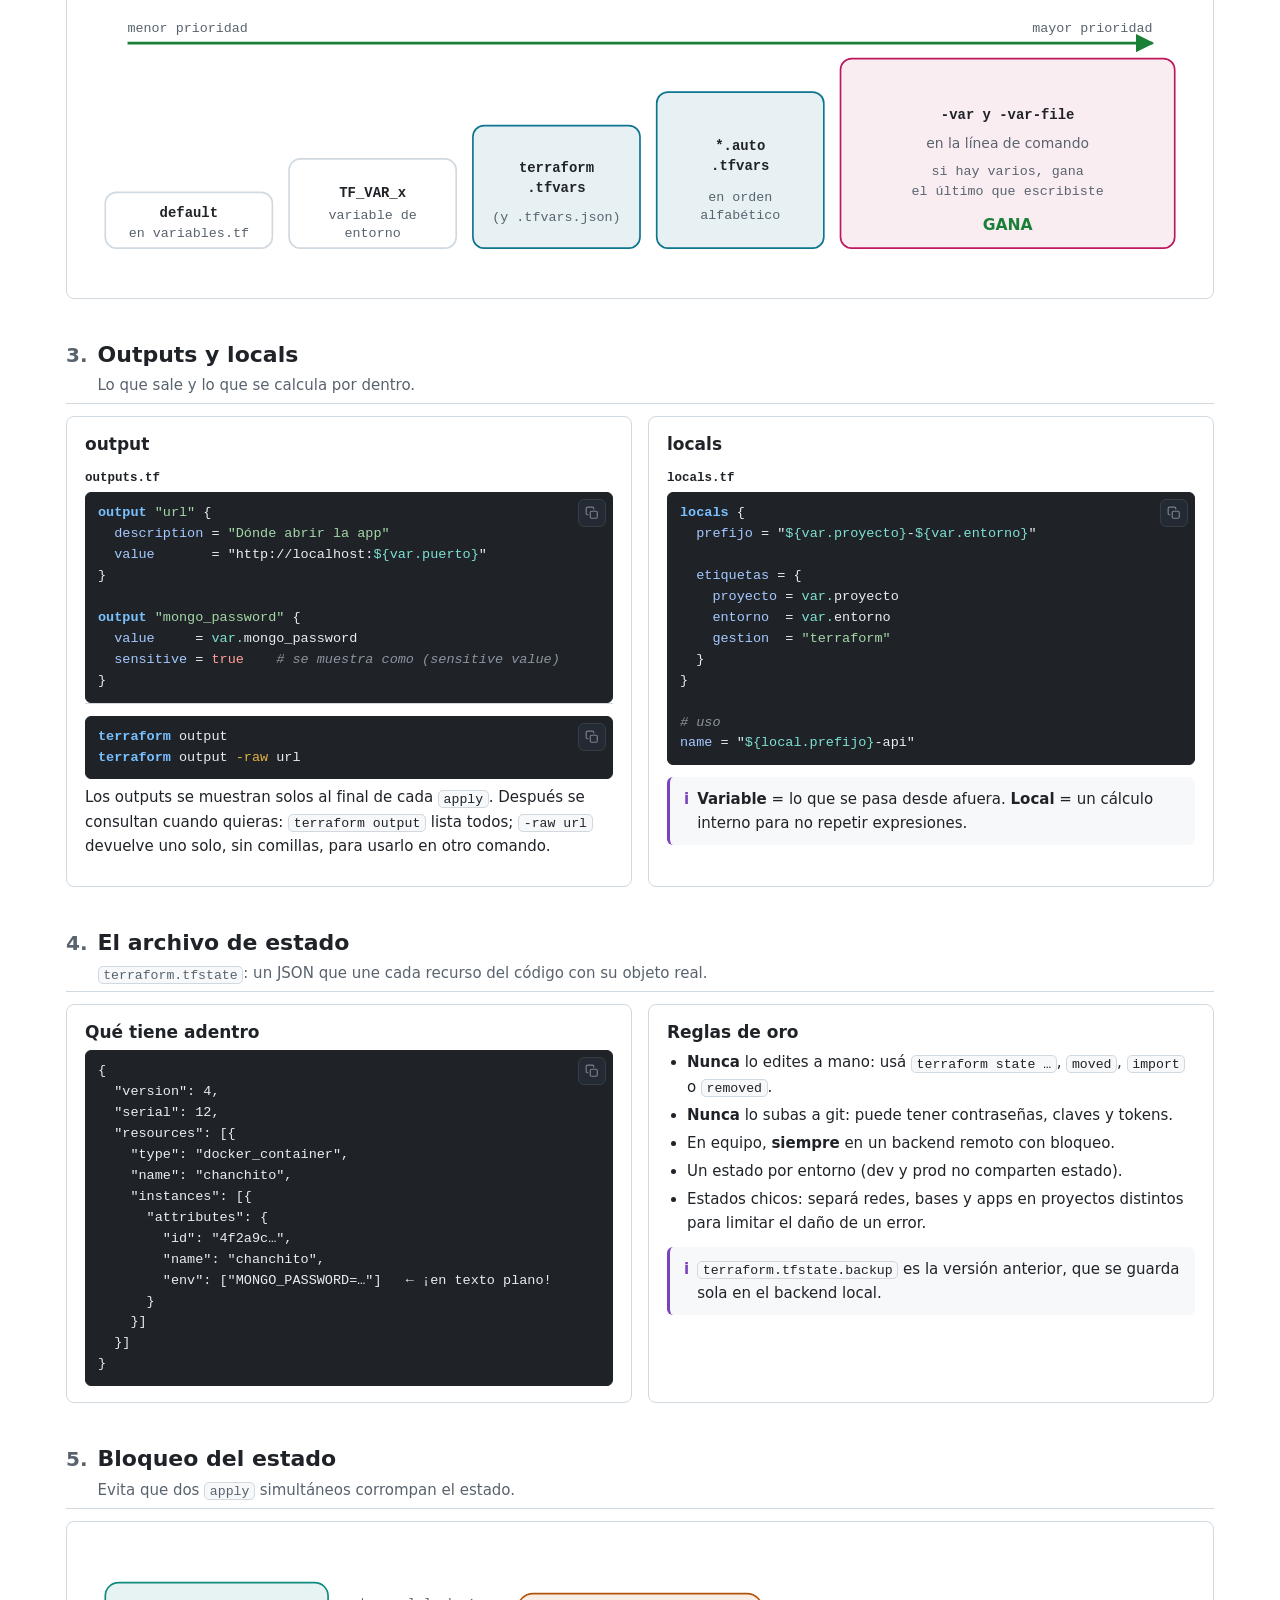
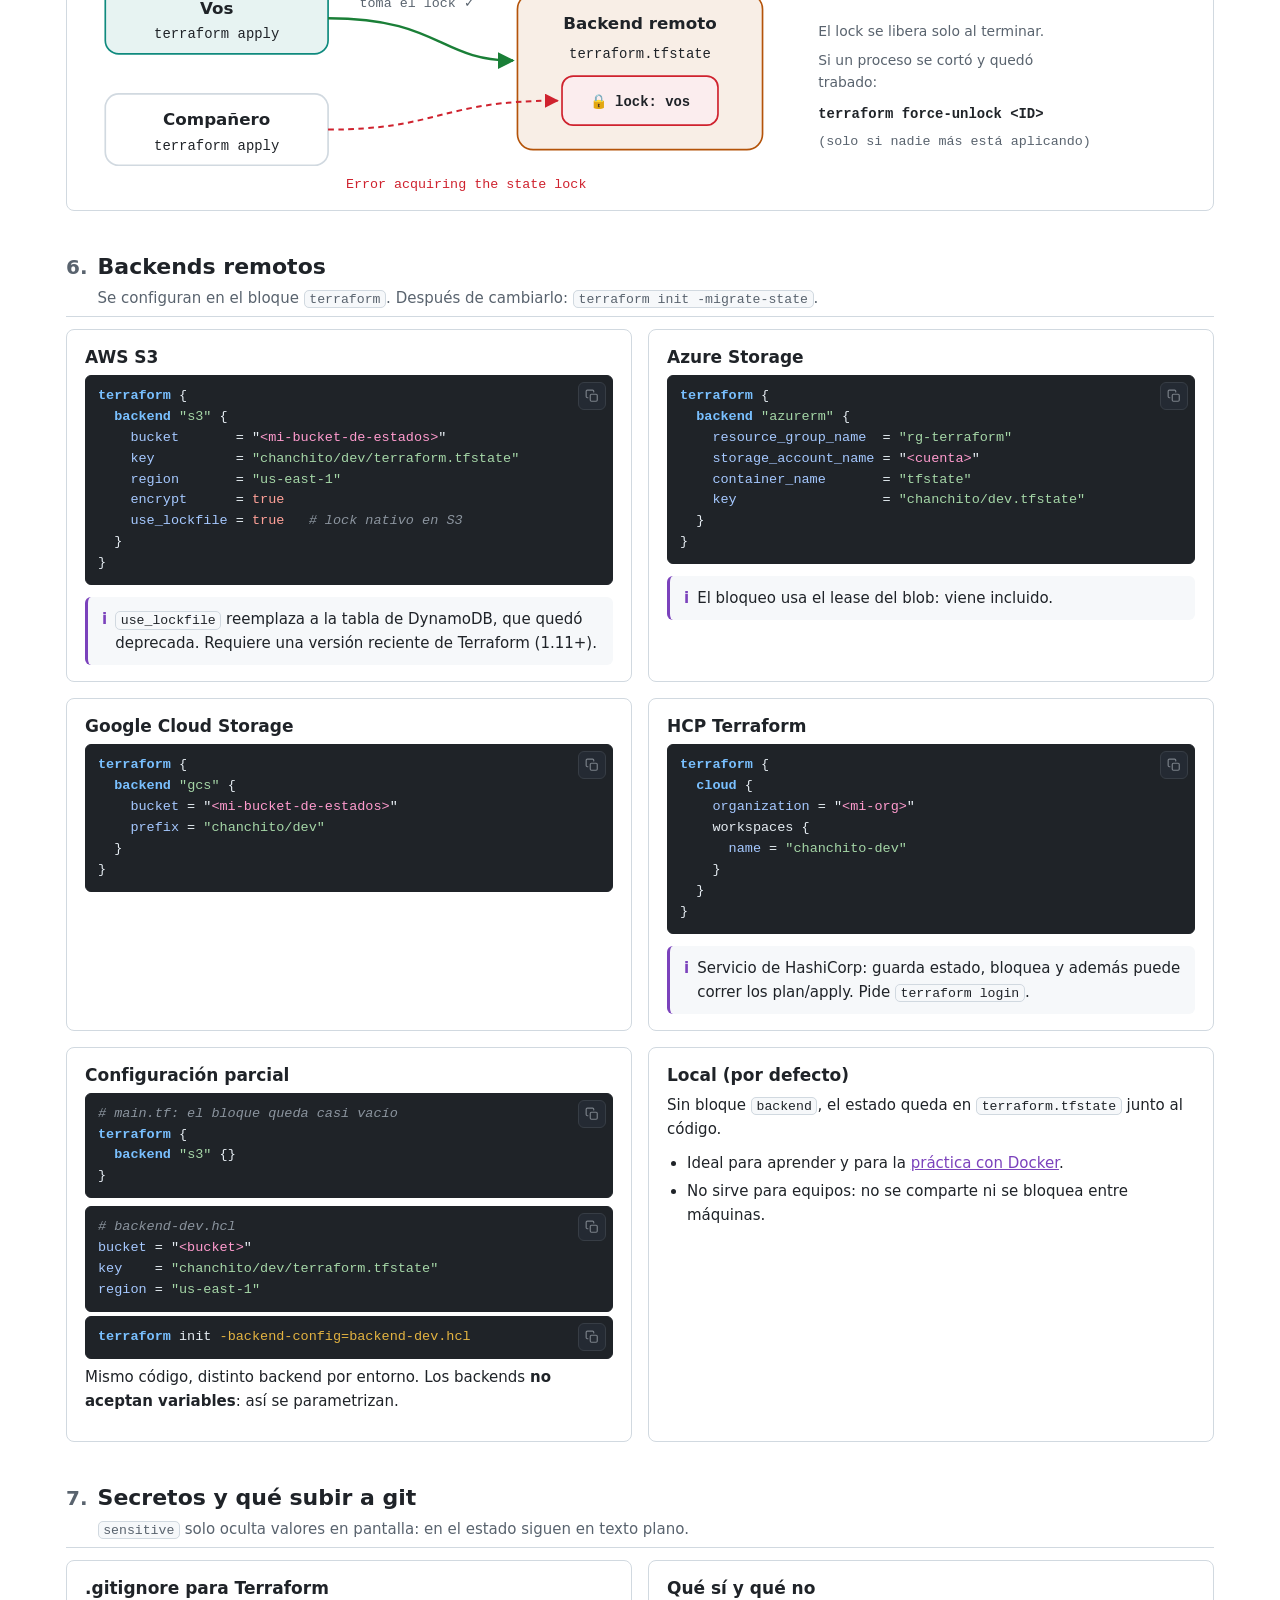
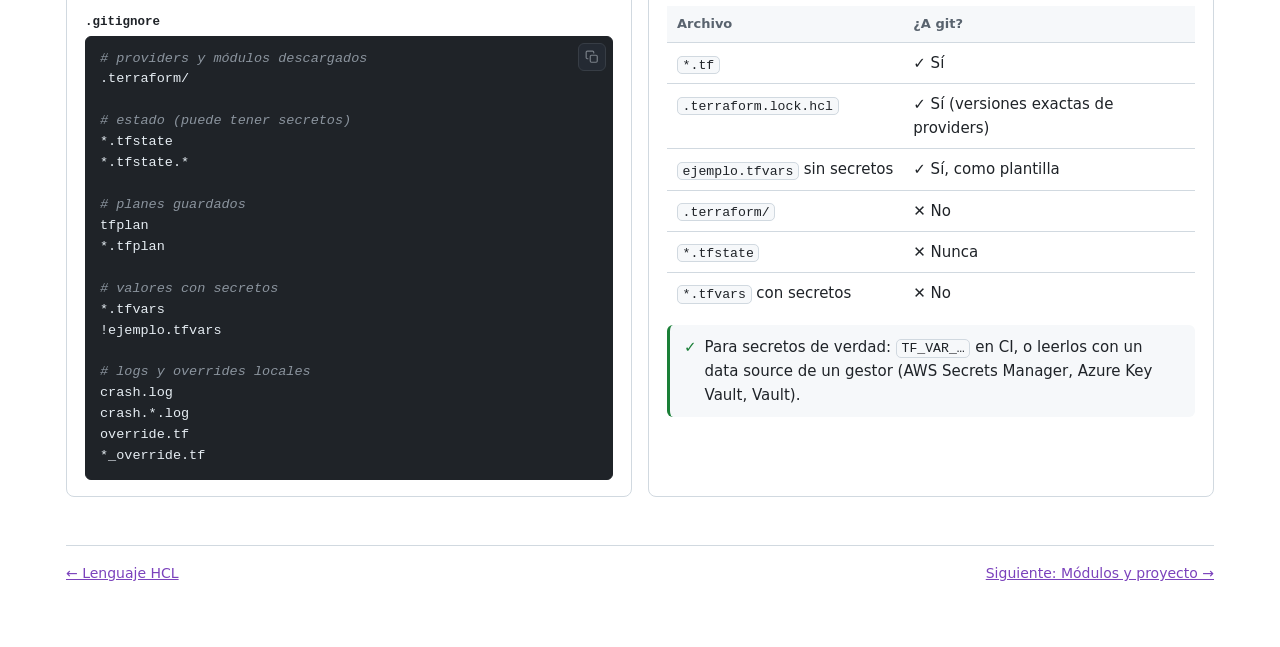
<file: 04-variables-estado.html>
<!doctype html>
<html lang="es">
<head>
<meta charset="utf-8">
<meta name="viewport" content="width=device-width, initial-scale=1">
<meta name="description" content="Variables, outputs y locals de Terraform, precedencia de valores, archivo de estado, bloqueo y backends remotos (S3, Azure, GCS, HCP Terraform).">
<meta name="theme-color" content="#7b42bc">
<title>Terraform · Variables y estado</title>
<link rel="icon" href="data:image/svg+xml,%3Csvg xmlns='http://www.w3.org/2000/svg' viewBox='0 0 64 64'%3E%3Crect x='4' y='4' width='56' height='56' rx='14' fill='%237b42bc'/%3E%3Cg fill='%23fff'%3E%3Cpath d='M14 13l10 5.8v11.6l-10-5.8z'/%3E%3Cpath d='M26 20.4l10 5.8v11.6l-10-5.8z'/%3E%3Cpath d='M26 34.2l10 5.8v11.6l-10-5.8z'/%3E%3Cpath d='M38 26.2l10-5.8v11.6l-10 5.8z' opacity='.7'/%3E%3C/g%3E%3C/svg%3E">
<link rel="stylesheet" href="assets/style.css">
<script src="assets/app.js"></script>
</head>
<body data-page="vars-state">
<header class="topbar"></header>

<svg width="0" height="0" style="position:absolute" aria-hidden="true" focusable="false">
  <defs>
    <marker id="ah" viewBox="0 0 10 10" refX="9" refY="5" markerWidth="7" markerHeight="7" orient="auto-start-reverse"><path d="M0,0 L10,5 L0,10 z" class="d-head"/></marker>
    <marker id="ah-ok" viewBox="0 0 10 10" refX="9" refY="5" markerWidth="7" markerHeight="7" orient="auto-start-reverse"><path d="M0,0 L10,5 L0,10 z" class="f-ok"/></marker>
    <marker id="ah-bad" viewBox="0 0 10 10" refX="9" refY="5" markerWidth="7" markerHeight="7" orient="auto-start-reverse"><path d="M0,0 L10,5 L0,10 z" class="f-bad"/></marker>
    <marker id="ah-file" viewBox="0 0 10 10" refX="9" refY="5" markerWidth="7" markerHeight="7" orient="auto-start-reverse"><path d="M0,0 L10,5 L0,10 z" class="f-file"/></marker>
  </defs>
</svg>

<main class="wrap">

  <div class="hero">
    <span class="eyebrow">Terraform · Cheatsheet 04</span>
    <h1>Variables y estado</h1>
    <p class="lead">Cómo parametrizar la configuración y dónde guarda Terraform lo que ya creó. El estado es lo más delicado de un proyecto: si se pierde o se corrompe, Terraform deja de saber qué administra.</p>
    <nav class="toc">
      <a href="#variables">Variables</a>
      <a href="#precedencia">Precedencia</a>
      <a href="#outputs">Outputs y locals</a>
      <a href="#state">El archivo de estado</a>
      <a href="#lock">Bloqueo</a>
      <a href="#backends">Backends remotos</a>
      <a href="#seguridad">Secretos y git</a>
    </nav>
  </div>

  <section class="terms-box">
    <h2>Términos de esta página</h2>
    <dl class="terms">
      <dt>Variable (input)</dt><dd>Un parámetro de entrada de tu configuración, para no escribir valores fijos (región, nombre, tamaño). Se usa como <code>var.nombre</code>.</dd>
      <dt>.tfvars</dt><dd>Un archivo con valores para las variables (<code>nombre = valor</code>), por ejemplo uno por entorno.</dd>
      <dt>Precedencia</dt><dd>El orden que decide qué valor gana cuando una variable está definida en varios lugares.</dd>
      <dt>Output</dt><dd>Un valor que Terraform muestra al terminar (una IP, una URL) o que un módulo entrega a quien lo usa.</dd>
      <dt>Local</dt><dd>Un valor calculado internamente para no repetir expresiones. Se usa como <code>local.nombre</code>.</dd>
      <dt>Sensitive</dt><dd>Marca que oculta un valor en pantalla. Ojo: en el archivo de estado se sigue guardando en texto plano.</dd>
      <dt>Estado (tfstate)</dt><dd>El archivo JSON donde Terraform anota qué creó y los identificadores reales de cada recurso.</dd>
      <dt>Backend remoto</dt><dd>Guardar el estado fuera de tu PC (un bucket en la nube o HCP Terraform), para compartirlo con el equipo y no perderlo.</dd>
      <dt>Bucket</dt><dd>Un “contenedor de archivos” en servicios de almacenamiento en la nube (S3 en AWS, Storage en Azure, GCS en Google).</dd>
      <dt>Lock (bloqueo)</dt><dd>Marca que impide que dos ejecuciones modifiquen el mismo estado al mismo tiempo.</dd>
    </dl>
  </section>

  <!-- ================= VARIABLES ================= -->
  <section class="block" id="variables" data-search>
    <div class="section-head">
      <div class="num" style="--tone:var(--c-file)">1</div>
      <div class="titles"><h2>Variables de entrada</h2><p>Se declaran en <code>variables.tf</code> y se usan como <code>var.&lt;nombre&gt;</code>.</p></div>
    </div>
    <div class="grid cols-2">
      <div class="card t-file">
        <h3>Declaración completa</h3>
        <div class="code-label"><span class="file">variables.tf</span></div>
        <pre class="big"><code data-lang="hcl">variable "entorno" {
  type        = string
  description = "Nombre del entorno (dev, qa, prod)"
  default     = "dev"

  validation {
    condition     = contains(["dev", "qa", "prod"], var.entorno)
    error_message = "entorno debe ser dev, qa o prod."
  }
}

variable "mongo_password" {
  type      = string
  sensitive = true      # no se muestra en plan ni en logs
  # sin default: es obligatoria
}

variable "replicas" {
  type     = number
  default  = 1
  nullable = false      # no acepta null
}</code></pre>
      </div>
      <div class="card t-file">
        <h3>Darles valor</h3>
        <div class="code-label"><span class="file">terraform.tfvars</span><span>se lee solo</span></div>
        <pre><code data-lang="hcl">entorno  = "dev"
replicas = 2</code></pre>
        <div class="code-label"><span class="file">prod.tfvars</span><span>-var-file="prod.tfvars"</span></div>
        <pre><code data-lang="hcl">entorno  = "prod"
replicas = 3</code></pre>
        <div class="cmd"><pre><code># secretos: por variable de entorno, nunca en un archivo versionado
$env:TF_VAR_mongo_password = "&lt;password&gt;"
terraform plan</code></pre><div class="what">Terraform toma como valor de <code>variable "mongo_password"</code> cualquier variable de entorno llamada <code>TF_VAR_mongo_password</code>. Así la contraseña no queda escrita en ningún archivo del repo. La sintaxis es de PowerShell y vale solo para esa terminal; en Bash: <code>export TF_VAR_mongo_password=…</code>.</div></div>
        <div class="callout info"><span class="ico">i</span><p>Si una variable obligatoria no tiene valor por ningún lado, <code>plan</code> te la pregunta por teclado.</p></div>
      </div>
    </div>
  </section>

  <!-- ================= PRECEDENCIA ================= -->
  <section class="block" id="precedencia">
    <div class="section-head">
      <div class="num" style="--tone:var(--c-comp)">2</div>
      <div class="titles"><h2>Precedencia: quién gana</h2><p>Si la misma variable tiene valor en varios lugares, gana el de más a la derecha.</p></div>
    </div>
    <div class="diagram">
      <div class="svg-scroll">
      <svg viewBox="0 0 1000 250" role="img" aria-label="Escalera de precedencia: default, TF_VAR, terraform.tfvars, auto.tfvars, y -var o -var-file en la línea de comando, que gana">
        <rect x="20" y="170" width="150" height="50" rx="10" class="d-plain"/>
        <text x="95" y="192" text-anchor="middle" class="d-code" style="font-weight:700">default</text>
        <text x="95" y="210" text-anchor="middle" class="d-lbl">en variables.tf</text>

        <rect x="185" y="140" width="150" height="80" rx="10" class="d-plain"/>
        <text x="260" y="174" text-anchor="middle" class="d-code" style="font-weight:700">TF_VAR_x</text>
        <text x="260" y="194" text-anchor="middle" class="d-lbl">variable de</text>
        <text x="260" y="210" text-anchor="middle" class="d-lbl">entorno</text>

        <rect x="350" y="110" width="150" height="110" rx="10" class="d-file"/>
        <text x="425" y="152" text-anchor="middle" class="d-code" style="font-weight:700">terraform</text>
        <text x="425" y="170" text-anchor="middle" class="d-code" style="font-weight:700">.tfvars</text>
        <text x="425" y="196" text-anchor="middle" class="d-lbl">(y .tfvars.json)</text>

        <rect x="515" y="80" width="150" height="140" rx="10" class="d-file"/>
        <text x="590" y="132" text-anchor="middle" class="d-code" style="font-weight:700">*.auto</text>
        <text x="590" y="150" text-anchor="middle" class="d-code" style="font-weight:700">.tfvars</text>
        <text x="590" y="178" text-anchor="middle" class="d-lbl">en orden</text>
        <text x="590" y="194" text-anchor="middle" class="d-lbl">alfabético</text>

        <rect x="680" y="50" width="300" height="170" rx="10" class="d-comp"/>
        <text x="830" y="104" text-anchor="middle" class="d-code" style="font-weight:700">-var  y  -var-file</text>
        <text x="830" y="130" text-anchor="middle" class="d-sub">en la línea de comando</text>
        <text x="830" y="154" text-anchor="middle" class="d-lbl">si hay varios, gana</text>
        <text x="830" y="172" text-anchor="middle" class="d-lbl">el último que escribiste</text>
        <text x="830" y="204" text-anchor="middle" class="d-title f-ok" style="font-size:14px">GANA</text>

        <path d="M40,36 L960,36" class="d-line s-ok" style="stroke-width:2.4" marker-end="url(#ah-ok)"/>
        <text x="40" y="26" class="d-lbl">menor prioridad</text>
        <text x="960" y="26" text-anchor="end" class="d-lbl">mayor prioridad</text>
      </svg>
      </div>
    </div>
  </section>

  <!-- ================= OUTPUTS ================= -->
  <section class="block" id="outputs" data-search>
    <div class="section-head">
      <div class="num" style="--tone:var(--c-net)">3</div>
      <div class="titles"><h2>Outputs y locals</h2><p>Lo que sale y lo que se calcula por dentro.</p></div>
    </div>
    <div class="grid cols-2">
      <div class="card t-net">
        <h3>output</h3>
        <div class="code-label"><span class="file">outputs.tf</span></div>
        <pre><code data-lang="hcl">output "url" {
  description = "Dónde abrir la app"
  value       = "http://localhost:${var.puerto}"
}

output "mongo_password" {
  value     = var.mongo_password
  sensitive = true    # se muestra como (sensitive value)
}</code></pre>
        <div class="cmd"><pre><code>terraform output
terraform output -raw url</code></pre><div class="what">Los outputs se muestran solos al final de cada <code>apply</code>. Después se consultan cuando quieras: <code>terraform output</code> lista todos; <code>-raw url</code> devuelve uno solo, sin comillas, para usarlo en otro comando.</div></div>
      </div>
      <div class="card t-net">
        <h3>locals</h3>
        <div class="code-label"><span class="file">locals.tf</span></div>
        <pre><code data-lang="hcl">locals {
  prefijo = "${var.proyecto}-${var.entorno}"

  etiquetas = {
    proyecto = var.proyecto
    entorno  = var.entorno
    gestion  = "terraform"
  }
}

# uso
name = "${local.prefijo}-api"</code></pre>
        <div class="callout info"><span class="ico">i</span><p><b>Variable</b> = lo que se pasa desde afuera. <b>Local</b> = un cálculo interno para no repetir expresiones.</p></div>
      </div>
    </div>
  </section>

  <!-- ================= STATE ================= -->
  <section class="block" id="state" data-search>
    <div class="section-head">
      <div class="num" style="--tone:var(--c-vol)">4</div>
      <div class="titles"><h2>El archivo de estado</h2><p><code>terraform.tfstate</code>: un JSON que une cada recurso del código con su objeto real.</p></div>
    </div>
    <div class="grid cols-2">
      <div class="card t-vol">
        <h3>Qué tiene adentro</h3>
        <pre><code data-lang="plain">{
  "version": 4,
  "serial": 12,
  "resources": [{
    "type": "docker_container",
    "name": "chanchito",
    "instances": [{
      "attributes": {
        "id": "4f2a9c…",
        "name": "chanchito",
        "env": ["MONGO_PASSWORD=…"]   ← ¡en texto plano!
      }
    }]
  }]
}</code></pre>
      </div>
      <div class="card t-vol">
        <h3>Reglas de oro</h3>
        <ul>
          <li><b>Nunca</b> lo edites a mano: usá <code>terraform state …</code>, <code>moved</code>, <code>import</code> o <code>removed</code>.</li>
          <li><b>Nunca</b> lo subas a git: puede tener contraseñas, claves y tokens.</li>
          <li>En equipo, <b>siempre</b> en un backend remoto con bloqueo.</li>
          <li>Un estado por entorno (dev y prod no comparten estado).</li>
          <li>Estados chicos: separá redes, bases y apps en proyectos distintos para limitar el daño de un error.</li>
        </ul>
        <div class="callout info"><span class="ico">i</span><p><code>terraform.tfstate.backup</code> es la versión anterior, que se guarda sola en el backend local.</p></div>
      </div>
    </div>
  </section>

  <!-- ================= LOCK ================= -->
  <section class="block" id="lock">
    <div class="section-head">
      <div class="num" style="--tone:var(--bad)">5</div>
      <div class="titles"><h2>Bloqueo del estado</h2><p>Evita que dos <code>apply</code> simultáneos corrompan el estado.</p></div>
    </div>
    <div class="diagram">
      <div class="svg-scroll">
      <svg viewBox="0 0 1000 230" role="img" aria-label="Vos tomás el lock del estado remoto al aplicar; un compañero que aplica al mismo tiempo recibe Error acquiring the state lock">
        <rect x="20" y="40" width="200" height="64" rx="12" class="d-cont"/>
        <text x="120" y="68" text-anchor="middle" class="d-title">Vos</text>
        <text x="120" y="90" text-anchor="middle" class="d-code">terraform apply</text>

        <rect x="20" y="140" width="200" height="64" rx="12" class="d-plain"/>
        <text x="120" y="168" text-anchor="middle" class="d-title">Compañero</text>
        <text x="120" y="190" text-anchor="middle" class="d-code">terraform apply</text>

        <rect x="390" y="50" width="220" height="140" rx="14" class="d-vol"/>
        <text x="500" y="82" text-anchor="middle" class="d-title">Backend remoto</text>
        <text x="500" y="108" text-anchor="middle" class="d-code">terraform.tfstate</text>
        <rect x="430" y="124" width="140" height="44" rx="10" class="d-bad"/>
        <text x="500" y="151" text-anchor="middle" class="d-code" style="font-weight:700">🔒 lock: vos</text>

        <path d="M220,72 C320,72 320,110 386,110" class="d-line s-ok" style="stroke-width:2.2" marker-end="url(#ah-ok)"/>
        <text x="300" y="62" text-anchor="middle" class="d-lbl">toma el lock ✓</text>
        <path d="M220,172 C320,172 320,146 426,146" class="d-line s-bad" style="stroke-dasharray:5 4" marker-end="url(#ah-bad)"/>
        <text x="236" y="224" class="d-lbl f-bad">Error acquiring the state lock</text>

        <text x="660" y="88" class="d-sub">El lock se libera solo al terminar.</text>
        <text x="660" y="114" class="d-sub">Si un proceso se cortó y quedó</text>
        <text x="660" y="134" class="d-sub">trabado:</text>
        <text x="660" y="162" class="d-code" style="font-weight:700">terraform force-unlock &lt;ID&gt;</text>
        <text x="660" y="186" class="d-lbl">(solo si nadie más está aplicando)</text>
      </svg>
      </div>
    </div>
  </section>

  <!-- ================= BACKENDS ================= -->
  <section class="block" id="backends" data-search>
    <div class="section-head">
      <div class="num" style="--tone:var(--c-img)">6</div>
      <div class="titles"><h2>Backends remotos</h2><p>Se configuran en el bloque <code>terraform</code>. Después de cambiarlo: <code>terraform init -migrate-state</code>.</p></div>
    </div>
    <div class="grid">
      <div class="card t-img">
        <h3>AWS S3</h3>
        <pre><code data-lang="hcl">terraform {
  backend "s3" {
    bucket       = "&lt;mi-bucket-de-estados&gt;"
    key          = "chanchito/dev/terraform.tfstate"
    region       = "us-east-1"
    encrypt      = true
    use_lockfile = true   # lock nativo en S3
  }
}</code></pre>
        <div class="callout info"><span class="ico">i</span><p><code>use_lockfile</code> reemplaza a la tabla de DynamoDB, que quedó deprecada. Requiere una versión reciente de Terraform (1.11+).</p></div>
      </div>
      <div class="card t-img">
        <h3>Azure Storage</h3>
        <pre><code data-lang="hcl">terraform {
  backend "azurerm" {
    resource_group_name  = "rg-terraform"
    storage_account_name = "&lt;cuenta&gt;"
    container_name       = "tfstate"
    key                  = "chanchito/dev.tfstate"
  }
}</code></pre>
        <div class="callout info"><span class="ico">i</span><p>El bloqueo usa el lease del blob: viene incluido.</p></div>
      </div>
      <div class="card t-img">
        <h3>Google Cloud Storage</h3>
        <pre><code data-lang="hcl">terraform {
  backend "gcs" {
    bucket = "&lt;mi-bucket-de-estados&gt;"
    prefix = "chanchito/dev"
  }
}</code></pre>
      </div>
      <div class="card t-img">
        <h3>HCP Terraform</h3>
        <pre><code data-lang="hcl">terraform {
  cloud {
    organization = "&lt;mi-org&gt;"
    workspaces {
      name = "chanchito-dev"
    }
  }
}</code></pre>
        <div class="callout info"><span class="ico">i</span><p>Servicio de HashiCorp: guarda estado, bloquea y además puede correr los plan/apply. Pide <code>terraform login</code>.</p></div>
      </div>
      <div class="card t-img">
        <h3>Configuración parcial</h3>
        <pre><code data-lang="hcl"># main.tf: el bloque queda casi vacío
terraform {
  backend "s3" {}
}</code></pre>
        <pre style="margin-top:8px"><code data-lang="hcl"># backend-dev.hcl
bucket = "&lt;bucket&gt;"
key    = "chanchito/dev/terraform.tfstate"
region = "us-east-1"</code></pre>
        <div class="cmd"><pre><code>terraform init -backend-config=backend-dev.hcl</code></pre><div class="what">Mismo código, distinto backend por entorno. Los backends <b>no aceptan variables</b>: así se parametrizan.</div></div>
      </div>
      <div class="card t-img">
        <h3>Local (por defecto)</h3>
        <p>Sin bloque <code>backend</code>, el estado queda en <code>terraform.tfstate</code> junto al código.</p>
        <ul>
          <li>Ideal para aprender y para la <a href="06-practica-docker.html">práctica con Docker</a>.</li>
          <li>No sirve para equipos: no se comparte ni se bloquea entre máquinas.</li>
        </ul>
      </div>
    </div>
  </section>

  <!-- ================= SEGURIDAD ================= -->
  <section class="block" id="seguridad" data-search>
    <div class="section-head">
      <div class="num" style="--tone:var(--warn)">7</div>
      <div class="titles"><h2>Secretos y qué subir a git</h2><p><code>sensitive</code> solo oculta valores en pantalla: en el estado siguen en texto plano.</p></div>
    </div>
    <div class="grid cols-2">
      <div class="card t-warn">
        <h3>.gitignore para Terraform</h3>
        <div class="code-label"><span class="file">.gitignore</span></div>
        <pre class="big"><code data-lang="plain"># providers y módulos descargados
.terraform/

# estado (puede tener secretos)
*.tfstate
*.tfstate.*

# planes guardados
tfplan
*.tfplan

# valores con secretos
*.tfvars
!ejemplo.tfvars

# logs y overrides locales
crash.log
crash.*.log
override.tf
*_override.tf</code></pre>
      </div>
      <div class="card t-warn">
        <h3>Qué sí y qué no</h3>
        <div class="table-wrap">
          <table>
            <thead><tr><th>Archivo</th><th>¿A git?</th></tr></thead>
            <tbody>
              <tr><td><code>*.tf</code></td><td>✓ Sí</td></tr>
              <tr><td><code>.terraform.lock.hcl</code></td><td>✓ Sí (versiones exactas de providers)</td></tr>
              <tr><td><code>ejemplo.tfvars</code> sin secretos</td><td>✓ Sí, como plantilla</td></tr>
              <tr><td><code>.terraform/</code></td><td>✕ No</td></tr>
              <tr><td><code>*.tfstate</code></td><td>✕ Nunca</td></tr>
              <tr><td><code>*.tfvars</code> con secretos</td><td>✕ No</td></tr>
            </tbody>
          </table>
        </div>
        <div class="callout tip"><span class="ico">✓</span><p>Para secretos de verdad: <code>TF_VAR_…</code> en CI, o leerlos con un data source de un gestor (AWS Secrets Manager, Azure Key Vault, Vault).</p></div>
      </div>
    </div>
  </section>

  <footer class="foot">
    <a href="03-lenguaje-hcl.html">← Lenguaje HCL</a>
    <a href="05-modulos-proyecto.html">Siguiente: Módulos y proyecto →</a>
  </footer>
</main>
</body>
</html>
</file>
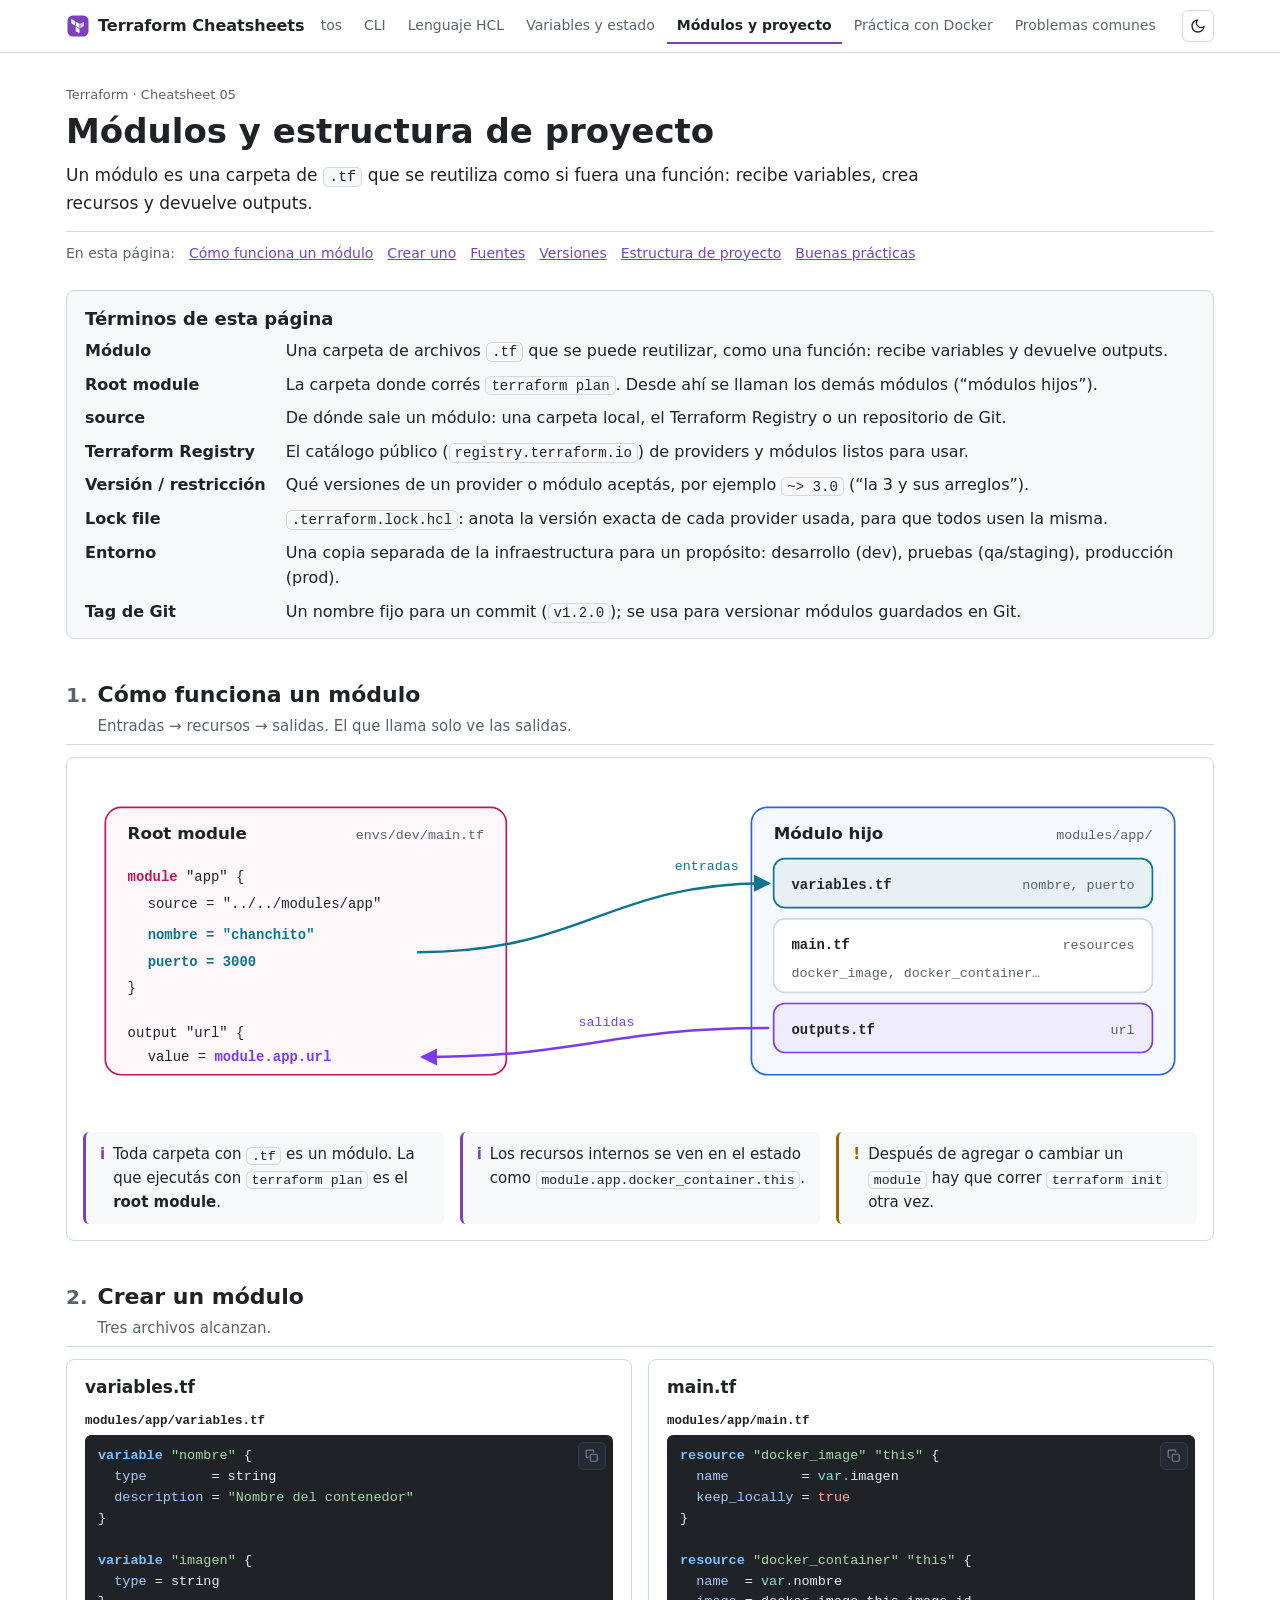
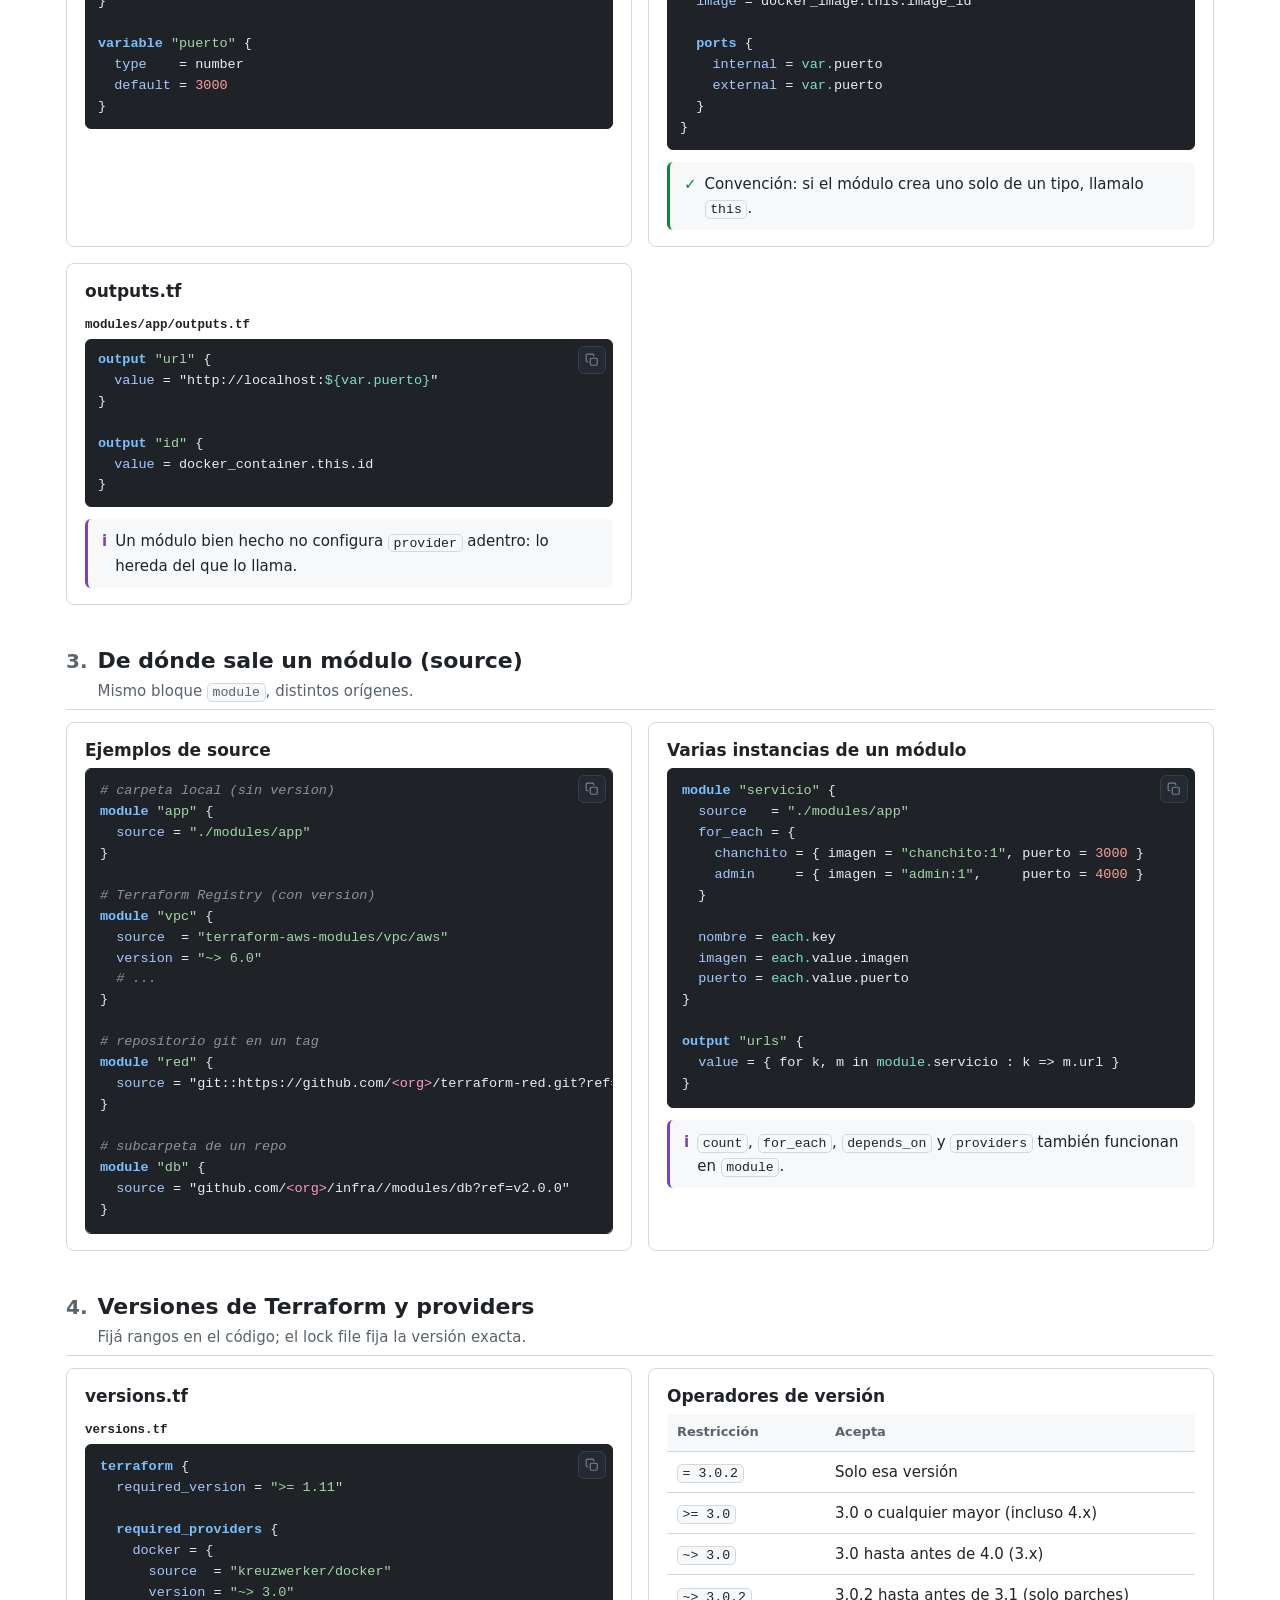
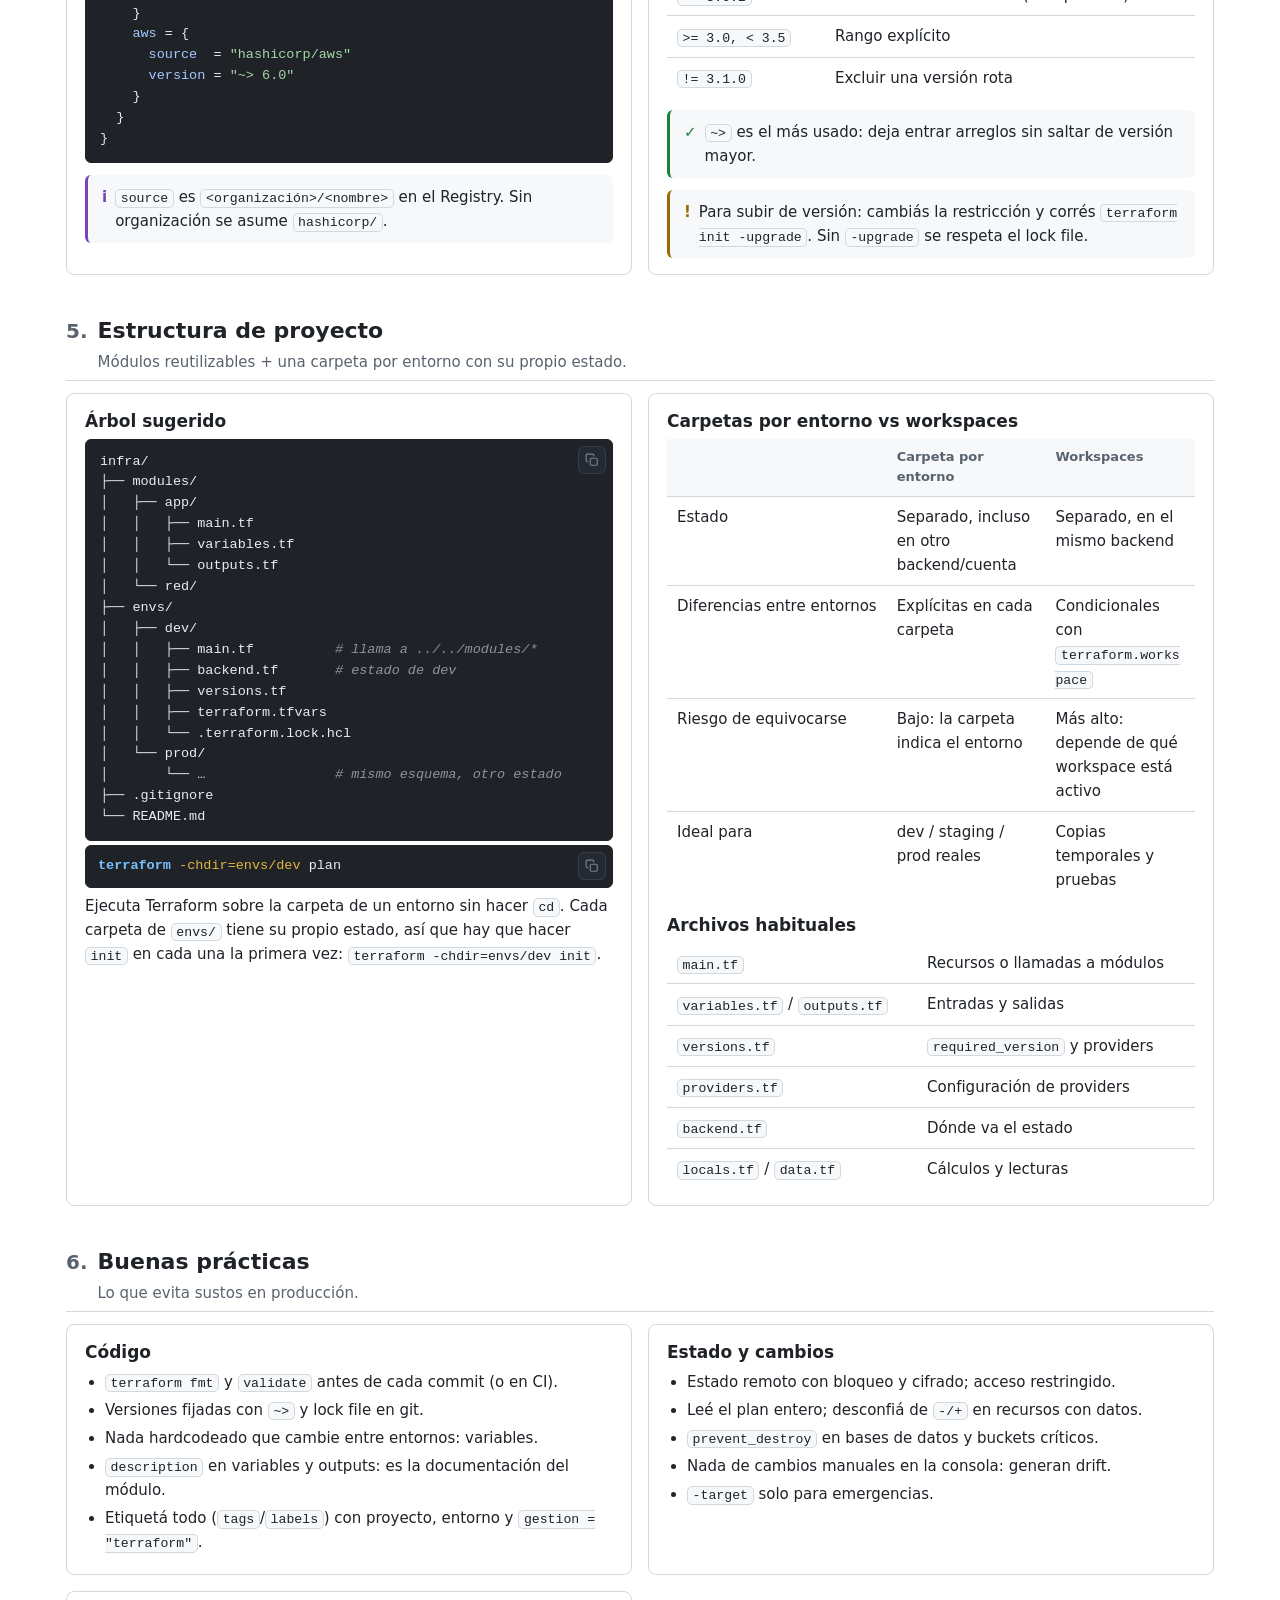
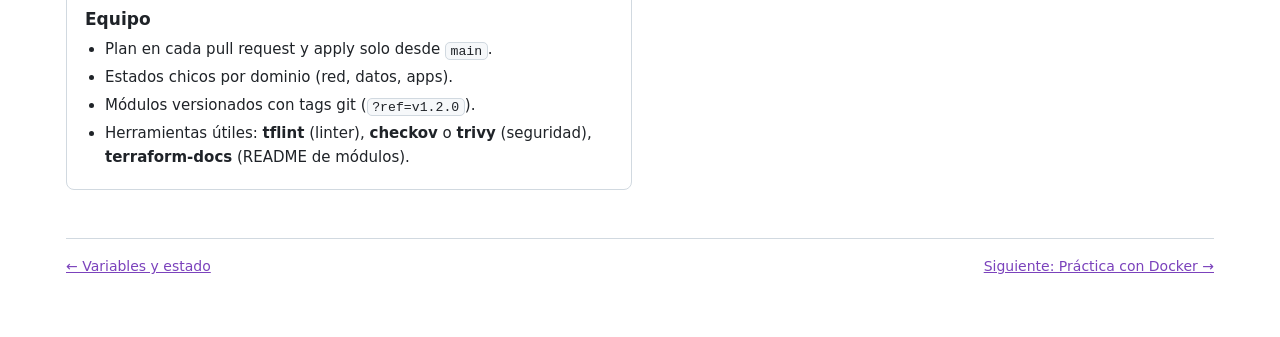
<file: 05-modulos-proyecto.html>
<!doctype html>
<html lang="es">
<head>
<meta charset="utf-8">
<meta name="viewport" content="width=device-width, initial-scale=1">
<meta name="description" content="Módulos de Terraform, fuentes y versiones, required_providers, lock file y estructura de proyecto con un entorno por carpeta.">
<meta name="theme-color" content="#7b42bc">
<title>Terraform · Módulos y proyecto</title>
<link rel="icon" href="data:image/svg+xml,%3Csvg xmlns='http://www.w3.org/2000/svg' viewBox='0 0 64 64'%3E%3Crect x='4' y='4' width='56' height='56' rx='14' fill='%237b42bc'/%3E%3Cg fill='%23fff'%3E%3Cpath d='M14 13l10 5.8v11.6l-10-5.8z'/%3E%3Cpath d='M26 20.4l10 5.8v11.6l-10-5.8z'/%3E%3Cpath d='M26 34.2l10 5.8v11.6l-10-5.8z'/%3E%3Cpath d='M38 26.2l10-5.8v11.6l-10 5.8z' opacity='.7'/%3E%3C/g%3E%3C/svg%3E">
<link rel="stylesheet" href="assets/style.css">
<script src="assets/app.js"></script>
</head>
<body data-page="modulos">
<header class="topbar"></header>

<svg width="0" height="0" style="position:absolute" aria-hidden="true" focusable="false">
  <defs>
    <marker id="ah-file" viewBox="0 0 10 10" refX="9" refY="5" markerWidth="7" markerHeight="7" orient="auto-start-reverse"><path d="M0,0 L10,5 L0,10 z" class="f-file"/></marker>
    <marker id="ah-net" viewBox="0 0 10 10" refX="9" refY="5" markerWidth="7" markerHeight="7" orient="auto-start-reverse"><path d="M0,0 L10,5 L0,10 z" class="f-net"/></marker>
  </defs>
</svg>

<main class="wrap">

  <div class="hero">
    <span class="eyebrow">Terraform · Cheatsheet 05</span>
    <h1>Módulos y estructura de proyecto</h1>
    <p class="lead">Un módulo es una carpeta de <code>.tf</code> que se reutiliza como si fuera una función: recibe variables, crea recursos y devuelve outputs.</p>
    <nav class="toc">
      <a href="#modulos">Cómo funciona un módulo</a>
      <a href="#crear">Crear uno</a>
      <a href="#fuentes">Fuentes</a>
      <a href="#versiones">Versiones</a>
      <a href="#estructura">Estructura de proyecto</a>
      <a href="#practicas">Buenas prácticas</a>
    </nav>
  </div>

  <section class="terms-box">
    <h2>Términos de esta página</h2>
    <dl class="terms">
      <dt>Módulo</dt><dd>Una carpeta de archivos <code>.tf</code> que se puede reutilizar, como una función: recibe variables y devuelve outputs.</dd>
      <dt>Root module</dt><dd>La carpeta donde corrés <code>terraform plan</code>. Desde ahí se llaman los demás módulos (“módulos hijos”).</dd>
      <dt>source</dt><dd>De dónde sale un módulo: una carpeta local, el Terraform Registry o un repositorio de Git.</dd>
      <dt>Terraform Registry</dt><dd>El catálogo público (<code>registry.terraform.io</code>) de providers y módulos listos para usar.</dd>
      <dt>Versión / restricción</dt><dd>Qué versiones de un provider o módulo aceptás, por ejemplo <code>~&gt; 3.0</code> (“la 3 y sus arreglos”).</dd>
      <dt>Lock file</dt><dd><code>.terraform.lock.hcl</code>: anota la versión exacta de cada provider usada, para que todos usen la misma.</dd>
      <dt>Entorno</dt><dd>Una copia separada de la infraestructura para un propósito: desarrollo (dev), pruebas (qa/staging), producción (prod).</dd>
      <dt>Tag de Git</dt><dd>Un nombre fijo para un commit (<code>v1.2.0</code>); se usa para versionar módulos guardados en Git.</dd>
    </dl>
  </section>

  <!-- ================= MODULOS ================= -->
  <section class="block" id="modulos">
    <div class="section-head">
      <div class="num" style="--tone:var(--c-comp)">1</div>
      <div class="titles"><h2>Cómo funciona un módulo</h2><p>Entradas → recursos → salidas. El que llama solo ve las salidas.</p></div>
    </div>
    <div class="diagram">
      <div class="svg-scroll">
      <svg viewBox="0 0 1000 300" role="img" aria-label="El root module llama al módulo app pasándole variables y usa sus outputs">
        <rect x="20" y="30" width="360" height="240" rx="14" class="d-comp" style="fill-opacity:.45"/>
        <text x="40" y="58" class="d-title">Root module</text>
        <text x="360" y="58" text-anchor="end" class="d-lbl">envs/dev/main.tf</text>
        <text x="40" y="96" class="d-code"><tspan class="f-comp" style="font-weight:700">module</tspan> "app" {</text>
        <text x="58" y="120" class="d-code">source = "../../modules/app"</text>
        <text x="58" y="148" class="d-code f-file" style="font-weight:700">nombre = "chanchito"</text>
        <text x="58" y="172" class="d-code f-file" style="font-weight:700">puerto = 3000</text>
        <text x="40" y="196" class="d-code">}</text>
        <text x="40" y="236" class="d-code">output "url" {</text>
        <text x="58" y="258" class="d-code">value = <tspan class="f-net" style="font-weight:700">module.app.url</tspan></text>

        <rect x="600" y="30" width="380" height="240" rx="14" class="d-img" style="fill-opacity:.45"/>
        <text x="620" y="58" class="d-title">Módulo hijo</text>
        <text x="960" y="58" text-anchor="end" class="d-lbl">modules/app/</text>
        <rect x="620" y="76" width="340" height="44" rx="10" class="d-file"/>
        <text x="636" y="103" class="d-code" style="font-weight:700">variables.tf</text>
        <text x="944" y="103" text-anchor="end" class="d-lbl">nombre, puerto</text>
        <rect x="620" y="130" width="340" height="66" rx="10" class="d-plain"/>
        <text x="636" y="157" class="d-code" style="font-weight:700">main.tf</text>
        <text x="944" y="157" text-anchor="end" class="d-lbl">resources</text>
        <text x="636" y="182" class="d-lbl">docker_image, docker_container…</text>
        <rect x="620" y="206" width="340" height="44" rx="10" class="d-net" style="stroke-dasharray:none"/>
        <text x="636" y="233" class="d-code" style="font-weight:700">outputs.tf</text>
        <text x="944" y="233" text-anchor="end" class="d-lbl">url</text>

        <path d="M300,160 C450,160 470,98 616,98" class="d-line s-file" style="stroke-width:2.2" marker-end="url(#ah-file)"/>
        <text x="560" y="86" text-anchor="middle" class="d-lbl f-file">entradas</text>
        <path d="M616,228 C470,228 450,254 304,254" class="d-line s-net" style="stroke-width:2.2" marker-end="url(#ah-net)"/>
        <text x="470" y="226" text-anchor="middle" class="d-lbl f-net">salidas</text>
      </svg>
      </div>
      <div class="grid cols-3" style="margin-top:12px">
        <div class="callout info"><span class="ico">i</span><p>Toda carpeta con <code>.tf</code> es un módulo. La que ejecutás con <code>terraform plan</code> es el <b>root module</b>.</p></div>
        <div class="callout info"><span class="ico">i</span><p>Los recursos internos se ven en el estado como <code>module.app.docker_container.this</code>.</p></div>
        <div class="callout warn"><span class="ico">!</span><p>Después de agregar o cambiar un <code>module</code> hay que correr <code>terraform init</code> otra vez.</p></div>
      </div>
    </div>
  </section>

  <!-- ================= CREAR ================= -->
  <section class="block" id="crear" data-search>
    <div class="section-head">
      <div class="num" style="--tone:var(--c-img)">2</div>
      <div class="titles"><h2>Crear un módulo</h2><p>Tres archivos alcanzan.</p></div>
    </div>
    <div class="grid">
      <div class="card t-file">
        <h3>variables.tf</h3>
        <div class="code-label"><span class="file">modules/app/variables.tf</span></div>
        <pre><code data-lang="hcl">variable "nombre" {
  type        = string
  description = "Nombre del contenedor"
}

variable "imagen" {
  type = string
}

variable "puerto" {
  type    = number
  default = 3000
}</code></pre>
      </div>
      <div class="card t-img">
        <h3>main.tf</h3>
        <div class="code-label"><span class="file">modules/app/main.tf</span></div>
        <pre><code data-lang="hcl">resource "docker_image" "this" {
  name         = var.imagen
  keep_locally = true
}

resource "docker_container" "this" {
  name  = var.nombre
  image = docker_image.this.image_id

  ports {
    internal = var.puerto
    external = var.puerto
  }
}</code></pre>
        <div class="callout tip"><span class="ico">✓</span><p>Convención: si el módulo crea uno solo de un tipo, llamalo <code>this</code>.</p></div>
      </div>
      <div class="card t-net">
        <h3>outputs.tf</h3>
        <div class="code-label"><span class="file">modules/app/outputs.tf</span></div>
        <pre><code data-lang="hcl">output "url" {
  value = "http://localhost:${var.puerto}"
}

output "id" {
  value = docker_container.this.id
}</code></pre>
        <div class="callout info"><span class="ico">i</span><p>Un módulo bien hecho no configura <code>provider</code> adentro: lo hereda del que lo llama.</p></div>
      </div>
    </div>
  </section>

  <!-- ================= FUENTES ================= -->
  <section class="block" id="fuentes" data-search>
    <div class="section-head">
      <div class="num" style="--tone:var(--c-net)">3</div>
      <div class="titles"><h2>De dónde sale un módulo (source)</h2><p>Mismo bloque <code>module</code>, distintos orígenes.</p></div>
    </div>
    <div class="grid cols-2">
      <div class="card t-net">
        <h3>Ejemplos de source</h3>
        <pre class="big"><code data-lang="hcl"># carpeta local (sin version)
module "app" {
  source = "./modules/app"
}

# Terraform Registry (con version)
module "vpc" {
  source  = "terraform-aws-modules/vpc/aws"
  version = "~&gt; 6.0"
  # ...
}

# repositorio git en un tag
module "red" {
  source = "git::https://github.com/&lt;org&gt;/terraform-red.git?ref=v1.2.0"
}

# subcarpeta de un repo
module "db" {
  source = "github.com/&lt;org&gt;/infra//modules/db?ref=v2.0.0"
}</code></pre>
      </div>
      <div class="card t-net">
        <h3>Varias instancias de un módulo</h3>
        <pre class="big"><code data-lang="hcl">module "servicio" {
  source   = "./modules/app"
  for_each = {
    chanchito = { imagen = "chanchito:1", puerto = 3000 }
    admin     = { imagen = "admin:1",     puerto = 4000 }
  }

  nombre = each.key
  imagen = each.value.imagen
  puerto = each.value.puerto
}

output "urls" {
  value = { for k, m in module.servicio : k =&gt; m.url }
}</code></pre>
        <div class="callout info"><span class="ico">i</span><p><code>count</code>, <code>for_each</code>, <code>depends_on</code> y <code>providers</code> también funcionan en <code>module</code>.</p></div>
      </div>
    </div>
  </section>

  <!-- ================= VERSIONES ================= -->
  <section class="block" id="versiones" data-search>
    <div class="section-head">
      <div class="num" style="--tone:var(--c-file)">4</div>
      <div class="titles"><h2>Versiones de Terraform y providers</h2><p>Fijá rangos en el código; el lock file fija la versión exacta.</p></div>
    </div>
    <div class="grid cols-2">
      <div class="card t-file">
        <h3>versions.tf</h3>
        <div class="code-label"><span class="file">versions.tf</span></div>
        <pre class="big"><code data-lang="hcl">terraform {
  required_version = "&gt;= 1.11"

  required_providers {
    docker = {
      source  = "kreuzwerker/docker"
      version = "~&gt; 3.0"
    }
    aws = {
      source  = "hashicorp/aws"
      version = "~&gt; 6.0"
    }
  }
}</code></pre>
        <div class="callout info"><span class="ico">i</span><p><code>source</code> es <code>&lt;organización&gt;/&lt;nombre&gt;</code> en el Registry. Sin organización se asume <code>hashicorp/</code>.</p></div>
      </div>
      <div class="card t-file">
        <h3>Operadores de versión</h3>
        <div class="table-wrap">
          <table>
            <thead><tr><th>Restricción</th><th>Acepta</th></tr></thead>
            <tbody>
              <tr><td><code>= 3.0.2</code></td><td>Solo esa versión</td></tr>
              <tr><td><code>&gt;= 3.0</code></td><td>3.0 o cualquier mayor (incluso 4.x)</td></tr>
              <tr><td><code>~&gt; 3.0</code></td><td>3.0 hasta antes de 4.0 (3.x)</td></tr>
              <tr><td><code>~&gt; 3.0.2</code></td><td>3.0.2 hasta antes de 3.1 (solo parches)</td></tr>
              <tr><td><code>&gt;= 3.0, &lt; 3.5</code></td><td>Rango explícito</td></tr>
              <tr><td><code>!= 3.1.0</code></td><td>Excluir una versión rota</td></tr>
            </tbody>
          </table>
        </div>
        <div class="callout tip"><span class="ico">✓</span><p><code>~&gt;</code> es el más usado: deja entrar arreglos sin saltar de versión mayor.</p></div>
        <div class="callout warn"><span class="ico">!</span><p>Para subir de versión: cambiás la restricción y corrés <code>terraform init -upgrade</code>. Sin <code>-upgrade</code> se respeta el lock file.</p></div>
      </div>
    </div>
  </section>

  <!-- ================= ESTRUCTURA ================= -->
  <section class="block" id="estructura" data-search>
    <div class="section-head">
      <div class="num" style="--tone:var(--c-comp)">5</div>
      <div class="titles"><h2>Estructura de proyecto</h2><p>Módulos reutilizables + una carpeta por entorno con su propio estado.</p></div>
    </div>
    <div class="grid cols-2">
      <div class="card t-comp">
        <h3>Árbol sugerido</h3>
        <pre class="big"><code data-lang="plain">infra/
├── modules/
│   ├── app/
│   │   ├── main.tf
│   │   ├── variables.tf
│   │   └── outputs.tf
│   └── red/
├── envs/
│   ├── dev/
│   │   ├── main.tf          # llama a ../../modules/*
│   │   ├── backend.tf       # estado de dev
│   │   ├── versions.tf
│   │   ├── terraform.tfvars
│   │   └── .terraform.lock.hcl
│   └── prod/
│       └── …                # mismo esquema, otro estado
├── .gitignore
└── README.md</code></pre>
        <div class="cmd"><pre><code>terraform -chdir=envs/dev plan</code></pre><div class="what">Ejecuta Terraform sobre la carpeta de un entorno sin hacer <code>cd</code>. Cada carpeta de <code>envs/</code> tiene su propio estado, así que hay que hacer <code>init</code> en cada una la primera vez: <code>terraform -chdir=envs/dev init</code>.</div></div>
      </div>
      <div class="card t-comp">
        <h3>Carpetas por entorno vs workspaces</h3>
        <div class="table-wrap">
          <table>
            <thead><tr><th></th><th>Carpeta por entorno</th><th>Workspaces</th></tr></thead>
            <tbody>
              <tr><td>Estado</td><td>Separado, incluso en otro backend/cuenta</td><td>Separado, en el mismo backend</td></tr>
              <tr><td>Diferencias entre entornos</td><td>Explícitas en cada carpeta</td><td>Condicionales con <code>terraform.workspace</code></td></tr>
              <tr><td>Riesgo de equivocarse</td><td>Bajo: la carpeta indica el entorno</td><td>Más alto: depende de qué workspace está activo</td></tr>
              <tr><td>Ideal para</td><td>dev / staging / prod reales</td><td>Copias temporales y pruebas</td></tr>
            </tbody>
          </table>
        </div>
        <h3 style="margin-top:14px">Archivos habituales</h3>
        <div class="table-wrap">
          <table>
            <tbody>
              <tr><td><code>main.tf</code></td><td>Recursos o llamadas a módulos</td></tr>
              <tr><td><code>variables.tf</code> / <code>outputs.tf</code></td><td>Entradas y salidas</td></tr>
              <tr><td><code>versions.tf</code></td><td><code>required_version</code> y providers</td></tr>
              <tr><td><code>providers.tf</code></td><td>Configuración de providers</td></tr>
              <tr><td><code>backend.tf</code></td><td>Dónde va el estado</td></tr>
              <tr><td><code>locals.tf</code> / <code>data.tf</code></td><td>Cálculos y lecturas</td></tr>
            </tbody>
          </table>
        </div>
      </div>
    </div>
  </section>

  <!-- ================= PRACTICAS ================= -->
  <section class="block" id="practicas" data-search>
    <div class="section-head">
      <div class="num" style="--tone:var(--ok)">6</div>
      <div class="titles"><h2>Buenas prácticas</h2><p>Lo que evita sustos en producción.</p></div>
    </div>
    <div class="grid">
      <div class="card t-ok">
        <h3>Código</h3>
        <ul>
          <li><code>terraform fmt</code> y <code>validate</code> antes de cada commit (o en CI).</li>
          <li>Versiones fijadas con <code>~&gt;</code> y lock file en git.</li>
          <li>Nada hardcodeado que cambie entre entornos: variables.</li>
          <li><code>description</code> en variables y outputs: es la documentación del módulo.</li>
          <li>Etiquetá todo (<code>tags</code>/<code>labels</code>) con proyecto, entorno y <code>gestion = "terraform"</code>.</li>
        </ul>
      </div>
      <div class="card t-ok">
        <h3>Estado y cambios</h3>
        <ul>
          <li>Estado remoto con bloqueo y cifrado; acceso restringido.</li>
          <li>Leé el plan entero; desconfiá de <code>-/+</code> en recursos con datos.</li>
          <li><code>prevent_destroy</code> en bases de datos y buckets críticos.</li>
          <li>Nada de cambios manuales en la consola: generan drift.</li>
          <li><code>-target</code> solo para emergencias.</li>
        </ul>
      </div>
      <div class="card t-ok">
        <h3>Equipo</h3>
        <ul>
          <li>Plan en cada pull request y apply solo desde <code>main</code>.</li>
          <li>Estados chicos por dominio (red, datos, apps).</li>
          <li>Módulos versionados con tags git (<code>?ref=v1.2.0</code>).</li>
          <li>Herramientas útiles: <b>tflint</b> (linter), <b>checkov</b> o <b>trivy</b> (seguridad), <b>terraform-docs</b> (README de módulos).</li>
        </ul>
      </div>
    </div>
  </section>

  <footer class="foot">
    <a href="04-variables-estado.html">← Variables y estado</a>
    <a href="06-practica-docker.html">Siguiente: Práctica con Docker →</a>
  </footer>
</main>
</body>
</html>
</file>
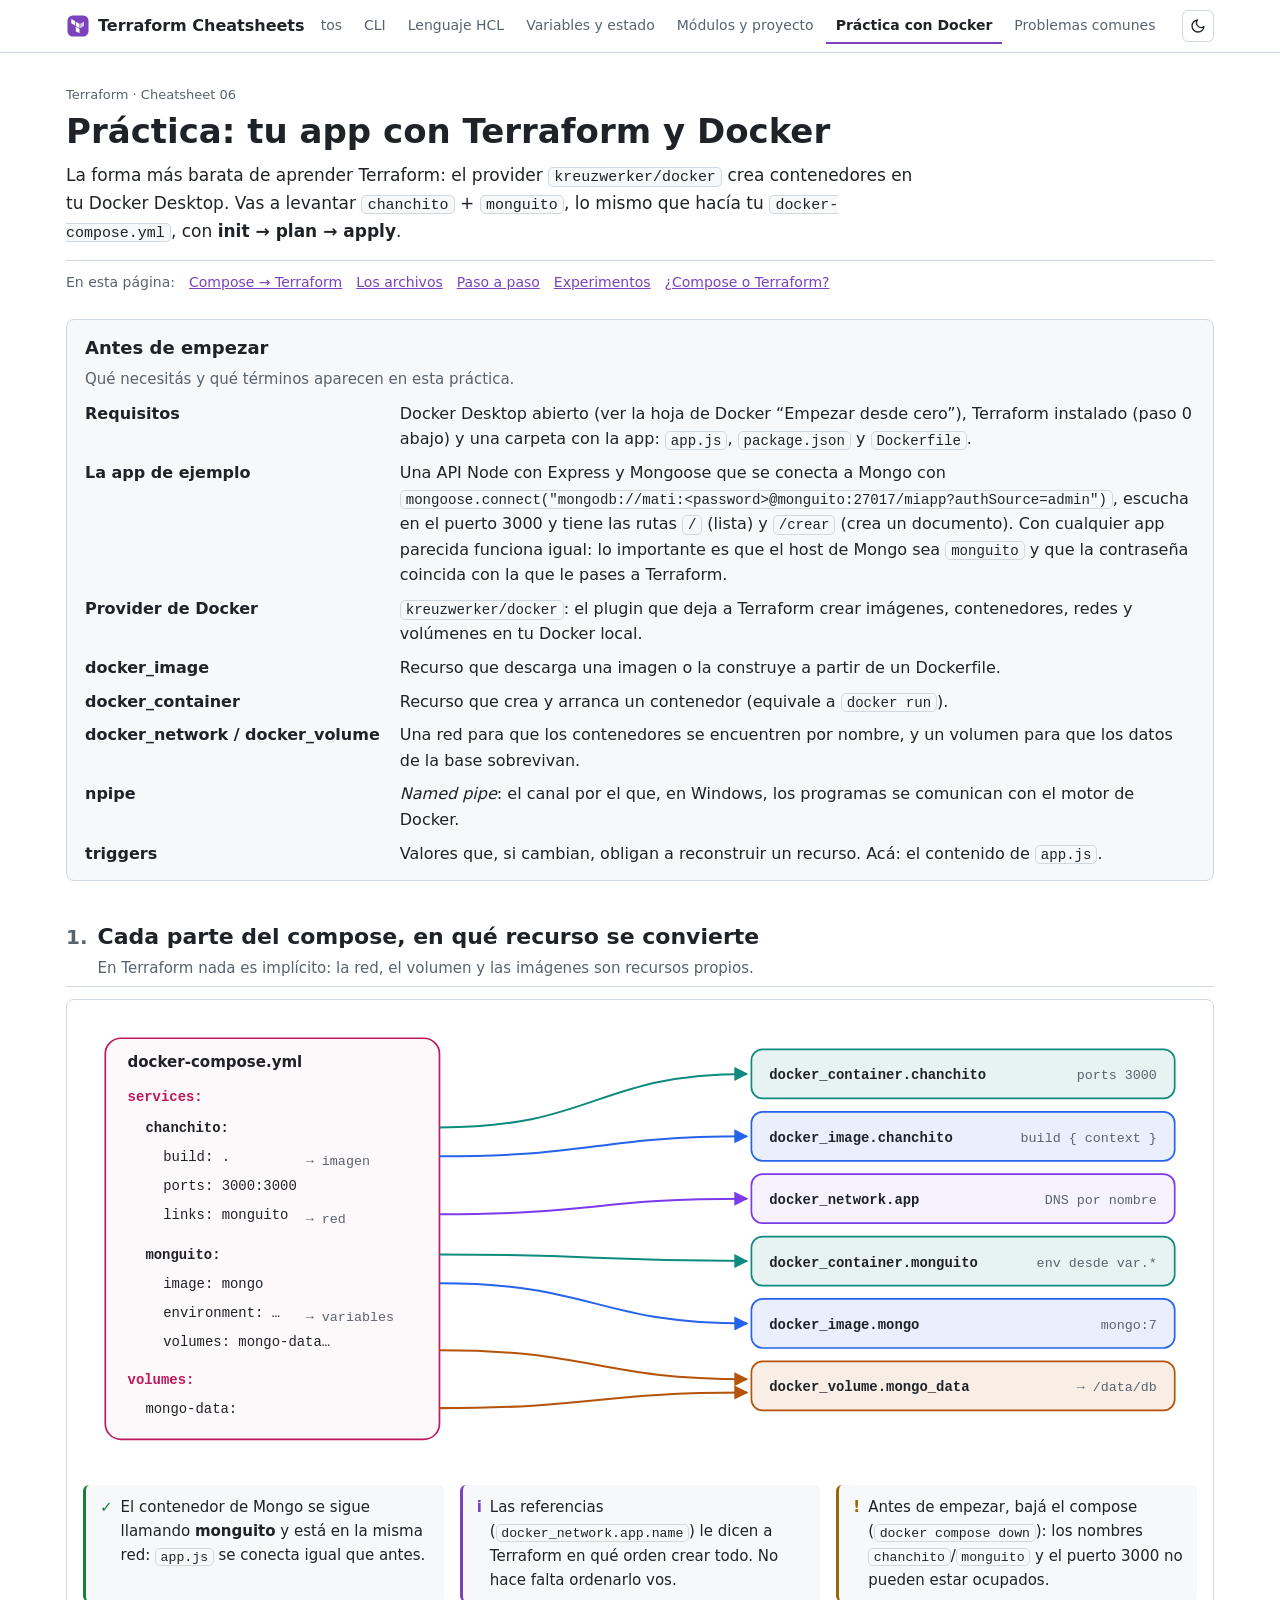
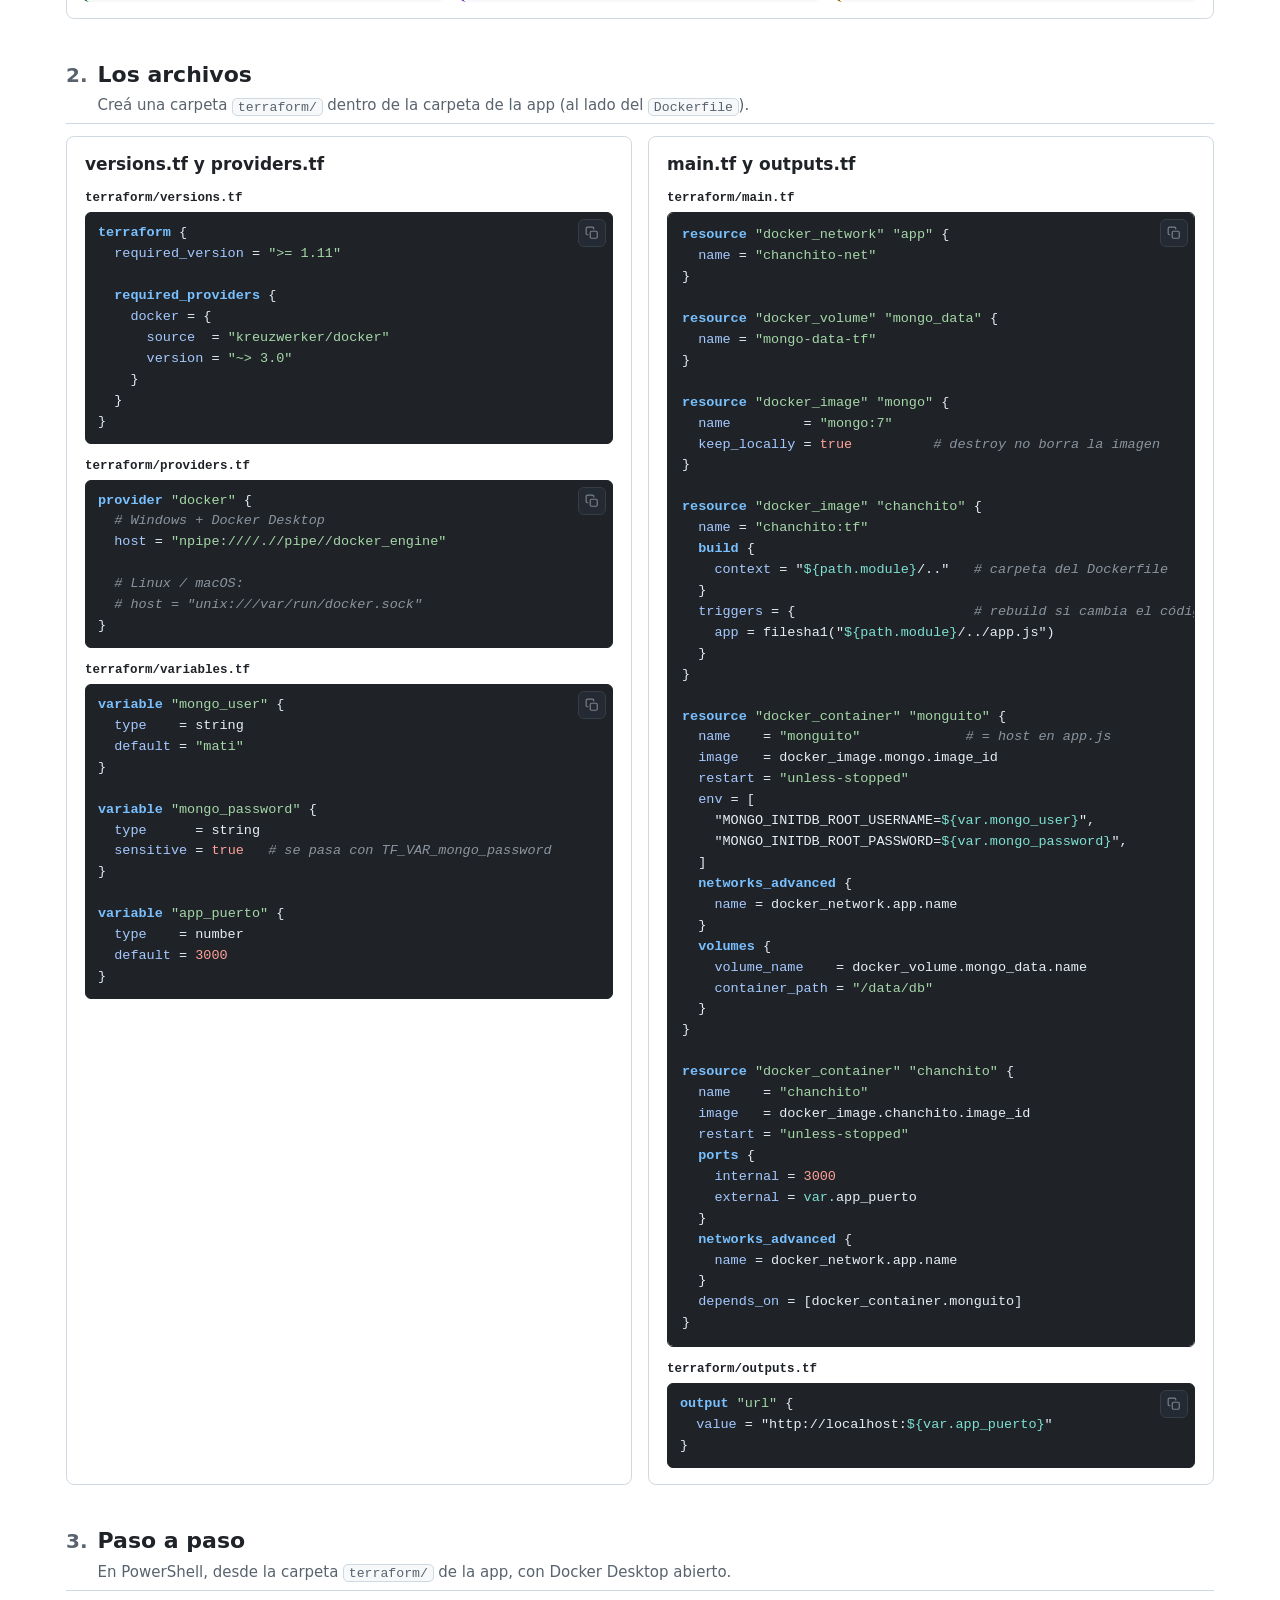
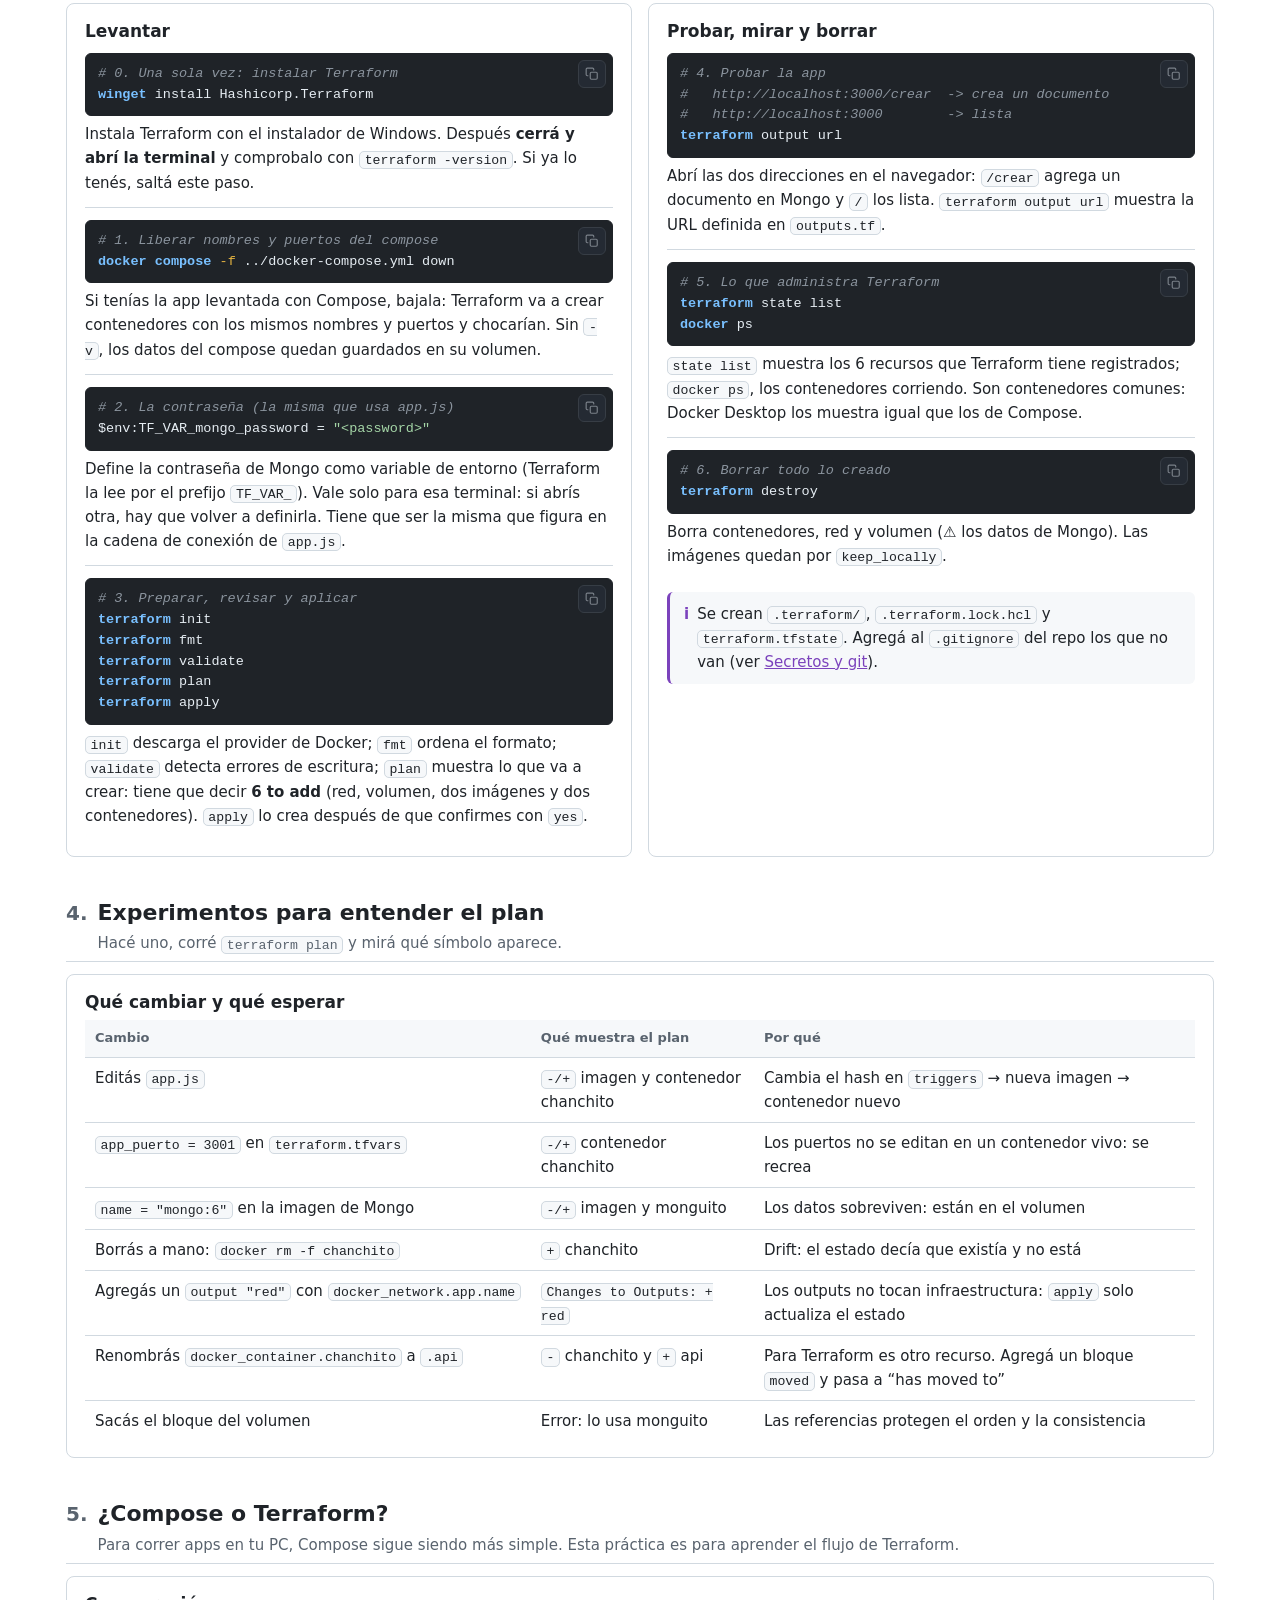
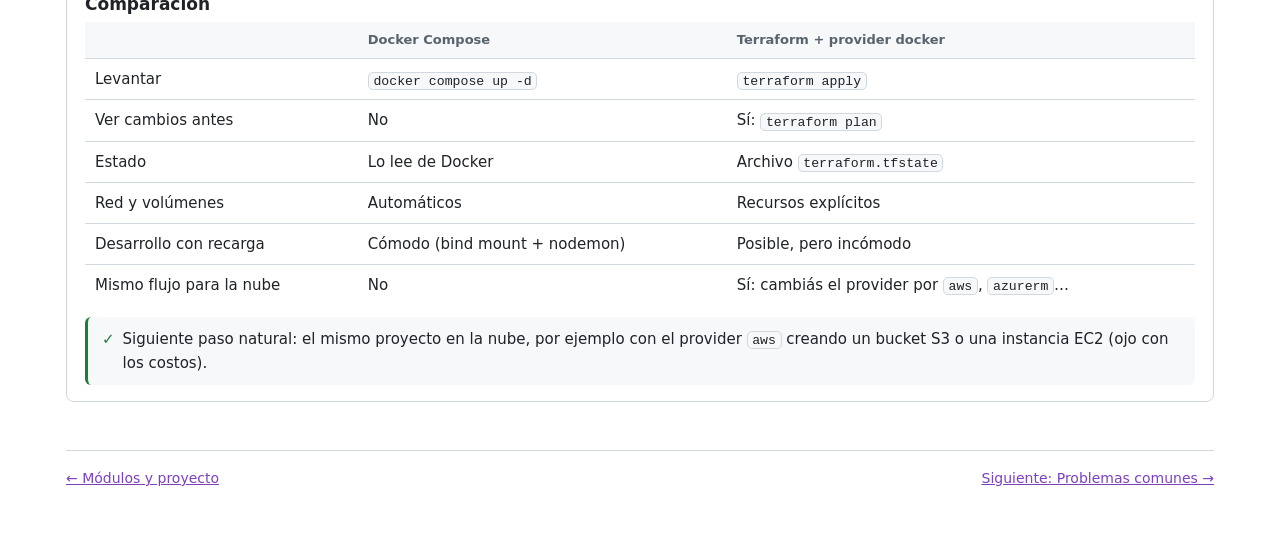
<file: 06-practica-docker.html>
<!doctype html>
<html lang="es">
<head>
<meta charset="utf-8">
<meta name="viewport" content="width=device-width, initial-scale=1">
<meta name="description" content="Práctica de Terraform sin cuenta de cloud: una app Node + MongoDB levantada con el provider de Docker, paso a paso.">
<meta name="theme-color" content="#7b42bc">
<title>Terraform · Práctica con Docker</title>
<link rel="icon" href="data:image/svg+xml,%3Csvg xmlns='http://www.w3.org/2000/svg' viewBox='0 0 64 64'%3E%3Crect x='4' y='4' width='56' height='56' rx='14' fill='%237b42bc'/%3E%3Cg fill='%23fff'%3E%3Cpath d='M14 13l10 5.8v11.6l-10-5.8z'/%3E%3Cpath d='M26 20.4l10 5.8v11.6l-10-5.8z'/%3E%3Cpath d='M26 34.2l10 5.8v11.6l-10-5.8z'/%3E%3Cpath d='M38 26.2l10-5.8v11.6l-10 5.8z' opacity='.7'/%3E%3C/g%3E%3C/svg%3E">
<link rel="stylesheet" href="assets/style.css">
<script src="assets/app.js"></script>
</head>
<body data-page="practica">
<header class="topbar"></header>

<svg width="0" height="0" style="position:absolute" aria-hidden="true" focusable="false">
  <defs>
    <marker id="ah-img" viewBox="0 0 10 10" refX="9" refY="5" markerWidth="7" markerHeight="7" orient="auto-start-reverse"><path d="M0,0 L10,5 L0,10 z" class="f-img"/></marker>
    <marker id="ah-net" viewBox="0 0 10 10" refX="9" refY="5" markerWidth="7" markerHeight="7" orient="auto-start-reverse"><path d="M0,0 L10,5 L0,10 z" class="f-net"/></marker>
    <marker id="ah-vol" viewBox="0 0 10 10" refX="9" refY="5" markerWidth="7" markerHeight="7" orient="auto-start-reverse"><path d="M0,0 L10,5 L0,10 z" class="f-vol"/></marker>
    <marker id="ah-cont" viewBox="0 0 10 10" refX="9" refY="5" markerWidth="7" markerHeight="7" orient="auto-start-reverse"><path d="M0,0 L10,5 L0,10 z" class="f-cont"/></marker>
    <marker id="ah-file" viewBox="0 0 10 10" refX="9" refY="5" markerWidth="7" markerHeight="7" orient="auto-start-reverse"><path d="M0,0 L10,5 L0,10 z" class="f-file"/></marker>
  </defs>
</svg>

<main class="wrap">

  <div class="hero">
    <span class="eyebrow">Terraform · Cheatsheet 06</span>
    <h1>Práctica: tu app con Terraform y Docker</h1>
    <p class="lead">La forma más barata de aprender Terraform: el provider <code>kreuzwerker/docker</code> crea contenedores en tu Docker Desktop. Vas a levantar <code>chanchito</code> + <code>monguito</code>, lo mismo que hacía tu <code>docker-compose.yml</code>, con <b>init → plan → apply</b>.</p>
    <nav class="toc">
      <a href="#mapa">Compose → Terraform</a>
      <a href="#archivos">Los archivos</a>
      <a href="#pasos">Paso a paso</a>
      <a href="#experimentos">Experimentos</a>
      <a href="#comparacion">¿Compose o Terraform?</a>
    </nav>
  </div>

  <section class="terms-box">
    <h2>Antes de empezar</h2>
    <p>Qué necesitás y qué términos aparecen en esta práctica.</p>
    <dl class="terms">
      <dt>Requisitos</dt><dd>Docker Desktop abierto (ver la hoja de Docker “Empezar desde cero”), Terraform instalado (paso 0 abajo) y una carpeta con la app: <code>app.js</code>, <code>package.json</code> y <code>Dockerfile</code>.</dd>
      <dt>La app de ejemplo</dt><dd>Una API Node con Express y Mongoose que se conecta a Mongo con <code>mongoose.connect("mongodb://mati:&lt;password&gt;@monguito:27017/miapp?authSource=admin")</code>, escucha en el puerto 3000 y tiene las rutas <code>/</code> (lista) y <code>/crear</code> (crea un documento). Con cualquier app parecida funciona igual: lo importante es que el host de Mongo sea <code>monguito</code> y que la contraseña coincida con la que le pases a Terraform.</dd>
      <dt>Provider de Docker</dt><dd><code>kreuzwerker/docker</code>: el plugin que deja a Terraform crear imágenes, contenedores, redes y volúmenes en tu Docker local.</dd>
      <dt>docker_image</dt><dd>Recurso que descarga una imagen o la construye a partir de un Dockerfile.</dd>
      <dt>docker_container</dt><dd>Recurso que crea y arranca un contenedor (equivale a <code>docker run</code>).</dd>
      <dt>docker_network / docker_volume</dt><dd>Una red para que los contenedores se encuentren por nombre, y un volumen para que los datos de la base sobrevivan.</dd>
      <dt>npipe</dt><dd><i>Named pipe</i>: el canal por el que, en Windows, los programas se comunican con el motor de Docker.</dd>
      <dt>triggers</dt><dd>Valores que, si cambian, obligan a reconstruir un recurso. Acá: el contenido de <code>app.js</code>.</dd>
    </dl>
  </section>

  <!-- ================= MAPA ================= -->
  <section class="block" id="mapa">
    <div class="section-head">
      <div class="num" style="--tone:var(--c-comp)">1</div>
      <div class="titles"><h2>Cada parte del compose, en qué recurso se convierte</h2><p>En Terraform nada es implícito: la red, el volumen y las imágenes son recursos propios.</p></div>
    </div>
    <div class="diagram">
      <div class="svg-scroll">
      <svg viewBox="0 0 1000 400" role="img" aria-label="Mapeo del docker-compose.yml a recursos docker_network, docker_volume, docker_image y docker_container">
        <rect x="20" y="20" width="300" height="360" rx="14" class="d-comp" style="fill-opacity:.4"/>
        <text x="40" y="46" class="d-title" style="font-size:13.5px">docker-compose.yml</text>
        <text x="40" y="76" class="d-code f-comp" style="font-weight:700">services:</text>
        <text x="56" y="104" class="d-code" style="font-weight:700">chanchito:</text>
        <text x="72" y="130" class="d-code">build: .</text>
        <text x="72" y="156" class="d-code">ports: 3000:3000</text>
        <text x="72" y="182" class="d-code">links: monguito</text>
        <text x="56" y="218" class="d-code" style="font-weight:700">monguito:</text>
        <text x="72" y="244" class="d-code">image: mongo</text>
        <text x="72" y="270" class="d-code">environment: …</text>
        <text x="72" y="296" class="d-code">volumes: mongo-data…</text>
        <text x="40" y="330" class="d-code f-comp" style="font-weight:700">volumes:</text>
        <text x="56" y="356" class="d-code">mongo-data:</text>
        <text x="200" y="134" class="d-lbl">→ imagen</text>
        <text x="200" y="186" class="d-lbl">→ red</text>
        <text x="200" y="274" class="d-lbl">→ variables</text>

        <rect x="600" y="30" width="380" height="44" rx="10" class="d-cont"/>
        <text x="616" y="57" class="d-code" style="font-weight:700">docker_container.chanchito</text>
        <text x="964" y="57" text-anchor="end" class="d-lbl">ports 3000</text>
        <rect x="600" y="86" width="380" height="44" rx="10" class="d-img"/>
        <text x="616" y="113" class="d-code" style="font-weight:700">docker_image.chanchito</text>
        <text x="964" y="113" text-anchor="end" class="d-lbl">build { context }</text>
        <rect x="600" y="142" width="380" height="44" rx="10" class="d-net" style="stroke-dasharray:none"/>
        <text x="616" y="169" class="d-code" style="font-weight:700">docker_network.app</text>
        <text x="964" y="169" text-anchor="end" class="d-lbl">DNS por nombre</text>
        <rect x="600" y="198" width="380" height="44" rx="10" class="d-cont"/>
        <text x="616" y="225" class="d-code" style="font-weight:700">docker_container.monguito</text>
        <text x="964" y="225" text-anchor="end" class="d-lbl">env desde var.*</text>
        <rect x="600" y="254" width="380" height="44" rx="10" class="d-img"/>
        <text x="616" y="281" class="d-code" style="font-weight:700">docker_image.mongo</text>
        <text x="964" y="281" text-anchor="end" class="d-lbl">mongo:7</text>
        <rect x="600" y="310" width="380" height="44" rx="10" class="d-vol"/>
        <text x="616" y="337" class="d-code" style="font-weight:700">docker_volume.mongo_data</text>
        <text x="964" y="337" text-anchor="end" class="d-lbl">→ /data/db</text>

        <path d="M320,100 C460,100 460,52 596,52" class="d-line s-cont" marker-end="url(#ah-cont)"/>
        <path d="M320,126 C460,126 460,108 596,108" class="d-line s-img" marker-end="url(#ah-img)"/>
        <path d="M320,178 C460,178 460,164 596,164" class="d-line s-net" marker-end="url(#ah-net)"/>
        <path d="M320,214 C460,214 460,220 596,220" class="d-line s-cont" marker-end="url(#ah-cont)"/>
        <path d="M320,240 C460,240 460,276 596,276" class="d-line s-img" marker-end="url(#ah-img)"/>
        <path d="M320,300 C460,300 460,326 596,326" class="d-line s-vol" marker-end="url(#ah-vol)"/>
        <path d="M320,352 C460,352 460,338 596,338" class="d-line s-vol" marker-end="url(#ah-vol)"/>
      </svg>
      </div>
      <div class="grid cols-3" style="margin-top:12px">
        <div class="callout tip"><span class="ico">✓</span><p>El contenedor de Mongo se sigue llamando <b>monguito</b> y está en la misma red: <code>app.js</code> se conecta igual que antes.</p></div>
        <div class="callout info"><span class="ico">i</span><p>Las referencias (<code>docker_network.app.name</code>) le dicen a Terraform en qué orden crear todo. No hace falta ordenarlo vos.</p></div>
        <div class="callout warn"><span class="ico">!</span><p>Antes de empezar, bajá el compose (<code>docker compose down</code>): los nombres <code>chanchito</code>/<code>monguito</code> y el puerto 3000 no pueden estar ocupados.</p></div>
      </div>
    </div>
  </section>

  <!-- ================= ARCHIVOS ================= -->
  <section class="block" id="archivos">
    <div class="section-head">
      <div class="num" style="--tone:var(--c-file)">2</div>
      <div class="titles"><h2>Los archivos</h2><p>Creá una carpeta <code>terraform/</code> dentro de la carpeta de la app (al lado del <code>Dockerfile</code>).</p></div>
    </div>
    <div class="grid cols-2">
      <div class="card t-file">
        <h3>versions.tf y providers.tf</h3>
        <div class="code-label"><span class="file">terraform/versions.tf</span></div>
        <pre><code data-lang="hcl">terraform {
  required_version = "&gt;= 1.11"

  required_providers {
    docker = {
      source  = "kreuzwerker/docker"
      version = "~&gt; 3.0"
    }
  }
}</code></pre>
        <div class="code-label"><span class="file">terraform/providers.tf</span></div>
        <pre><code data-lang="hcl">provider "docker" {
  # Windows + Docker Desktop
  host = "npipe:////.//pipe//docker_engine"

  # Linux / macOS:
  # host = "unix:///var/run/docker.sock"
}</code></pre>
        <div class="code-label"><span class="file">terraform/variables.tf</span></div>
        <pre><code data-lang="hcl">variable "mongo_user" {
  type    = string
  default = "mati"
}

variable "mongo_password" {
  type      = string
  sensitive = true   # se pasa con TF_VAR_mongo_password
}

variable "app_puerto" {
  type    = number
  default = 3000
}</code></pre>
      </div>
      <div class="card t-img">
        <h3>main.tf y outputs.tf</h3>
        <div class="code-label"><span class="file">terraform/main.tf</span></div>
        <pre class="big"><code data-lang="hcl">resource "docker_network" "app" {
  name = "chanchito-net"
}

resource "docker_volume" "mongo_data" {
  name = "mongo-data-tf"
}

resource "docker_image" "mongo" {
  name         = "mongo:7"
  keep_locally = true          # destroy no borra la imagen
}

resource "docker_image" "chanchito" {
  name = "chanchito:tf"
  build {
    context = "${path.module}/.."   # carpeta del Dockerfile
  }
  triggers = {                      # rebuild si cambia el código
    app = filesha1("${path.module}/../app.js")
  }
}

resource "docker_container" "monguito" {
  name    = "monguito"             # = host en app.js
  image   = docker_image.mongo.image_id
  restart = "unless-stopped"
  env = [
    "MONGO_INITDB_ROOT_USERNAME=${var.mongo_user}",
    "MONGO_INITDB_ROOT_PASSWORD=${var.mongo_password}",
  ]
  networks_advanced {
    name = docker_network.app.name
  }
  volumes {
    volume_name    = docker_volume.mongo_data.name
    container_path = "/data/db"
  }
}

resource "docker_container" "chanchito" {
  name    = "chanchito"
  image   = docker_image.chanchito.image_id
  restart = "unless-stopped"
  ports {
    internal = 3000
    external = var.app_puerto
  }
  networks_advanced {
    name = docker_network.app.name
  }
  depends_on = [docker_container.monguito]
}</code></pre>
        <div class="code-label"><span class="file">terraform/outputs.tf</span></div>
        <pre><code data-lang="hcl">output "url" {
  value = "http://localhost:${var.app_puerto}"
}</code></pre>
      </div>
    </div>
  </section>

  <!-- ================= PASOS ================= -->
  <section class="block" id="pasos" data-search>
    <div class="section-head">
      <div class="num" style="--tone:var(--ok)">3</div>
      <div class="titles"><h2>Paso a paso</h2><p>En PowerShell, desde la carpeta <code>terraform/</code> de la app, con Docker Desktop abierto.</p></div>
    </div>
    <div class="grid cols-2">
      <div class="card t-ok">
        <h3>Levantar</h3>
        <div class="cmd"><pre><code># 0. Una sola vez: instalar Terraform
winget install Hashicorp.Terraform</code></pre><div class="what">Instala Terraform con el instalador de Windows. Después <b>cerrá y abrí la terminal</b> y comprobalo con <code>terraform -version</code>. Si ya lo tenés, saltá este paso.</div></div>
        <div class="cmd"><pre><code># 1. Liberar nombres y puertos del compose
docker compose -f ../docker-compose.yml down</code></pre><div class="what">Si tenías la app levantada con Compose, bajala: Terraform va a crear contenedores con los mismos nombres y puertos y chocarían. Sin <code>-v</code>, los datos del compose quedan guardados en su volumen.</div></div>
        <div class="cmd"><pre><code># 2. La contraseña (la misma que usa app.js)
$env:TF_VAR_mongo_password = "&lt;password&gt;"</code></pre><div class="what">Define la contraseña de Mongo como variable de entorno (Terraform la lee por el prefijo <code>TF_VAR_</code>). Vale solo para esa terminal: si abrís otra, hay que volver a definirla. Tiene que ser la misma que figura en la cadena de conexión de <code>app.js</code>.</div></div>
        <div class="cmd"><pre><code># 3. Preparar, revisar y aplicar
terraform init
terraform fmt
terraform validate
terraform plan
terraform apply</code></pre><div class="what"><code>init</code> descarga el provider de Docker; <code>fmt</code> ordena el formato; <code>validate</code> detecta errores de escritura; <code>plan</code> muestra lo que va a crear: tiene que decir <b>6 to add</b> (red, volumen, dos imágenes y dos contenedores). <code>apply</code> lo crea después de que confirmes con <code>yes</code>.</div></div>
      </div>
      <div class="card t-ok">
        <h3>Probar, mirar y borrar</h3>
        <div class="cmd"><pre><code># 4. Probar la app
#   http://localhost:3000/crear  -> crea un documento
#   http://localhost:3000        -> lista
terraform output url</code></pre><div class="what">Abrí las dos direcciones en el navegador: <code>/crear</code> agrega un documento en Mongo y <code>/</code> los lista. <code>terraform output url</code> muestra la URL definida en <code>outputs.tf</code>.</div></div>
        <div class="cmd"><pre><code># 5. Lo que administra Terraform
terraform state list
docker ps</code></pre><div class="what"><code>state list</code> muestra los 6 recursos que Terraform tiene registrados; <code>docker ps</code>, los contenedores corriendo. Son contenedores comunes: Docker Desktop los muestra igual que los de Compose.</div></div>
        <div class="cmd"><pre><code># 6. Borrar todo lo creado
terraform destroy</code></pre><div class="what">Borra contenedores, red y volumen (⚠ los datos de Mongo). Las imágenes quedan por <code>keep_locally</code>.</div></div>
        <div class="callout info"><span class="ico">i</span><p>Se crean <code>.terraform/</code>, <code>.terraform.lock.hcl</code> y <code>terraform.tfstate</code>. Agregá al <code>.gitignore</code> del repo los que no van (ver <a href="04-variables-estado.html#seguridad">Secretos y git</a>).</p></div>
      </div>
    </div>
  </section>

  <!-- ================= EXPERIMENTOS ================= -->
  <section class="block" id="experimentos" data-search>
    <div class="section-head">
      <div class="num" style="--tone:var(--c-vol)">4</div>
      <div class="titles"><h2>Experimentos para entender el plan</h2><p>Hacé uno, corré <code>terraform plan</code> y mirá qué símbolo aparece.</p></div>
    </div>
    <div class="card t-vol wide">
      <h3>Qué cambiar y qué esperar</h3>
      <div class="table-wrap">
        <table>
          <thead><tr><th>Cambio</th><th>Qué muestra el plan</th><th>Por qué</th></tr></thead>
          <tbody>
            <tr><td>Editás <code>app.js</code></td><td><code>-/+</code> imagen y contenedor chanchito</td><td>Cambia el hash en <code>triggers</code> → nueva imagen → contenedor nuevo</td></tr>
            <tr><td><code>app_puerto = 3001</code> en <code>terraform.tfvars</code></td><td><code>-/+</code> contenedor chanchito</td><td>Los puertos no se editan en un contenedor vivo: se recrea</td></tr>
            <tr><td><code>name = "mongo:6"</code> en la imagen de Mongo</td><td><code>-/+</code> imagen y monguito</td><td>Los datos sobreviven: están en el volumen</td></tr>
            <tr><td>Borrás a mano: <code>docker rm -f chanchito</code></td><td><code>+</code> chanchito</td><td>Drift: el estado decía que existía y no está</td></tr>
            <tr><td>Agregás un <code>output "red"</code> con <code>docker_network.app.name</code></td><td><code>Changes to Outputs: + red</code></td><td>Los outputs no tocan infraestructura: <code>apply</code> solo actualiza el estado</td></tr>
            <tr><td>Renombrás <code>docker_container.chanchito</code> a <code>.api</code></td><td><code>-</code> chanchito y <code>+</code> api</td><td>Para Terraform es otro recurso. Agregá un bloque <code>moved</code> y pasa a “has moved to”</td></tr>
            <tr><td>Sacás el bloque del volumen</td><td>Error: lo usa monguito</td><td>Las referencias protegen el orden y la consistencia</td></tr>
          </tbody>
        </table>
      </div>
    </div>
  </section>

  <!-- ================= COMPARACION ================= -->
  <section class="block" id="comparacion" data-search>
    <div class="section-head">
      <div class="num" style="--tone:var(--c-comp)">5</div>
      <div class="titles"><h2>¿Compose o Terraform?</h2><p>Para correr apps en tu PC, Compose sigue siendo más simple. Esta práctica es para aprender el flujo de Terraform.</p></div>
    </div>
    <div class="card t-comp wide">
      <h3>Comparación</h3>
      <div class="table-wrap">
        <table>
          <thead><tr><th></th><th>Docker Compose</th><th>Terraform + provider docker</th></tr></thead>
          <tbody>
            <tr><td>Levantar</td><td><code>docker compose up -d</code></td><td><code>terraform apply</code></td></tr>
            <tr><td>Ver cambios antes</td><td>No</td><td>Sí: <code>terraform plan</code></td></tr>
            <tr><td>Estado</td><td>Lo lee de Docker</td><td>Archivo <code>terraform.tfstate</code></td></tr>
            <tr><td>Red y volúmenes</td><td>Automáticos</td><td>Recursos explícitos</td></tr>
            <tr><td>Desarrollo con recarga</td><td>Cómodo (bind mount + nodemon)</td><td>Posible, pero incómodo</td></tr>
            <tr><td>Mismo flujo para la nube</td><td>No</td><td>Sí: cambiás el provider por <code>aws</code>, <code>azurerm</code>…</td></tr>
          </tbody>
        </table>
      </div>
      <div class="callout tip"><span class="ico">✓</span><p>Siguiente paso natural: el mismo proyecto en la nube, por ejemplo con el provider <code>aws</code> creando un bucket S3 o una instancia EC2 (ojo con los costos).</p></div>
    </div>
  </section>

  <footer class="foot">
    <a href="05-modulos-proyecto.html">← Módulos y proyecto</a>
    <a href="07-problemas.html">Siguiente: Problemas comunes →</a>
  </footer>
</main>
</body>
</html>
</file>
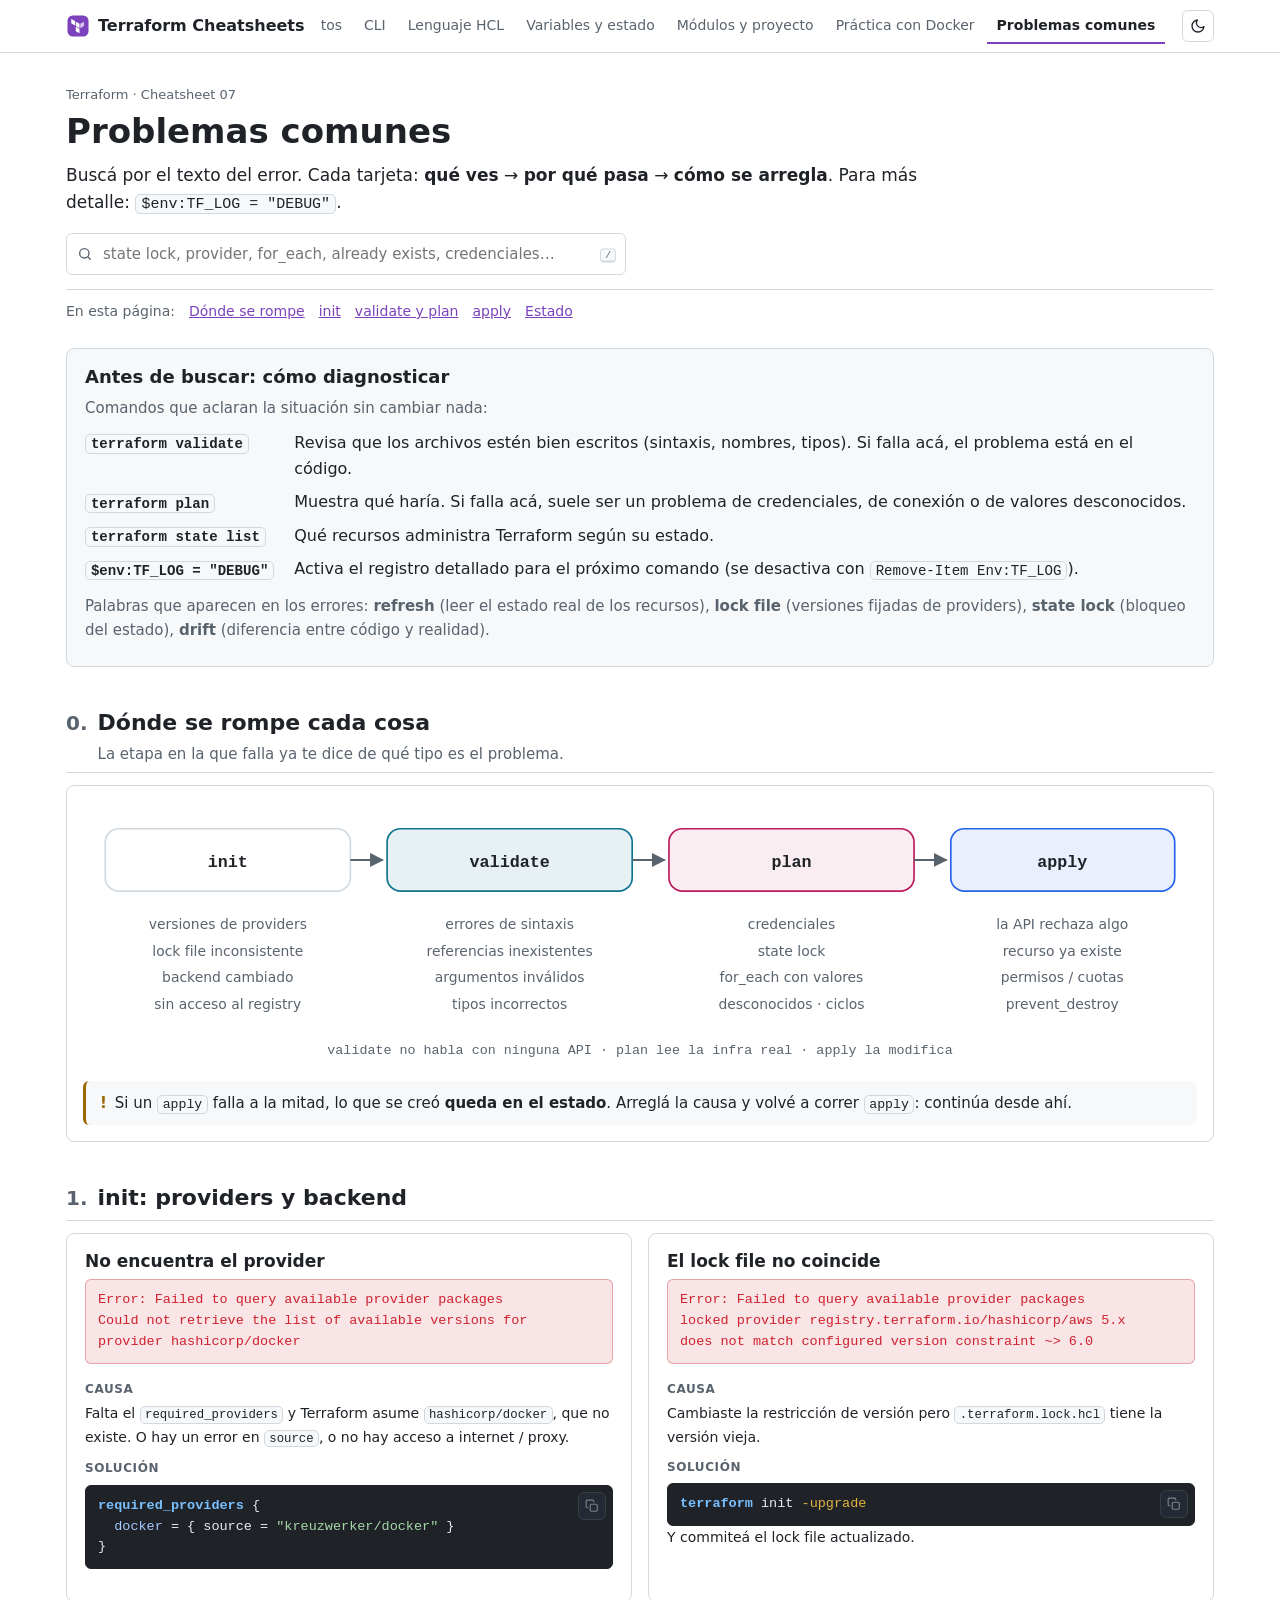
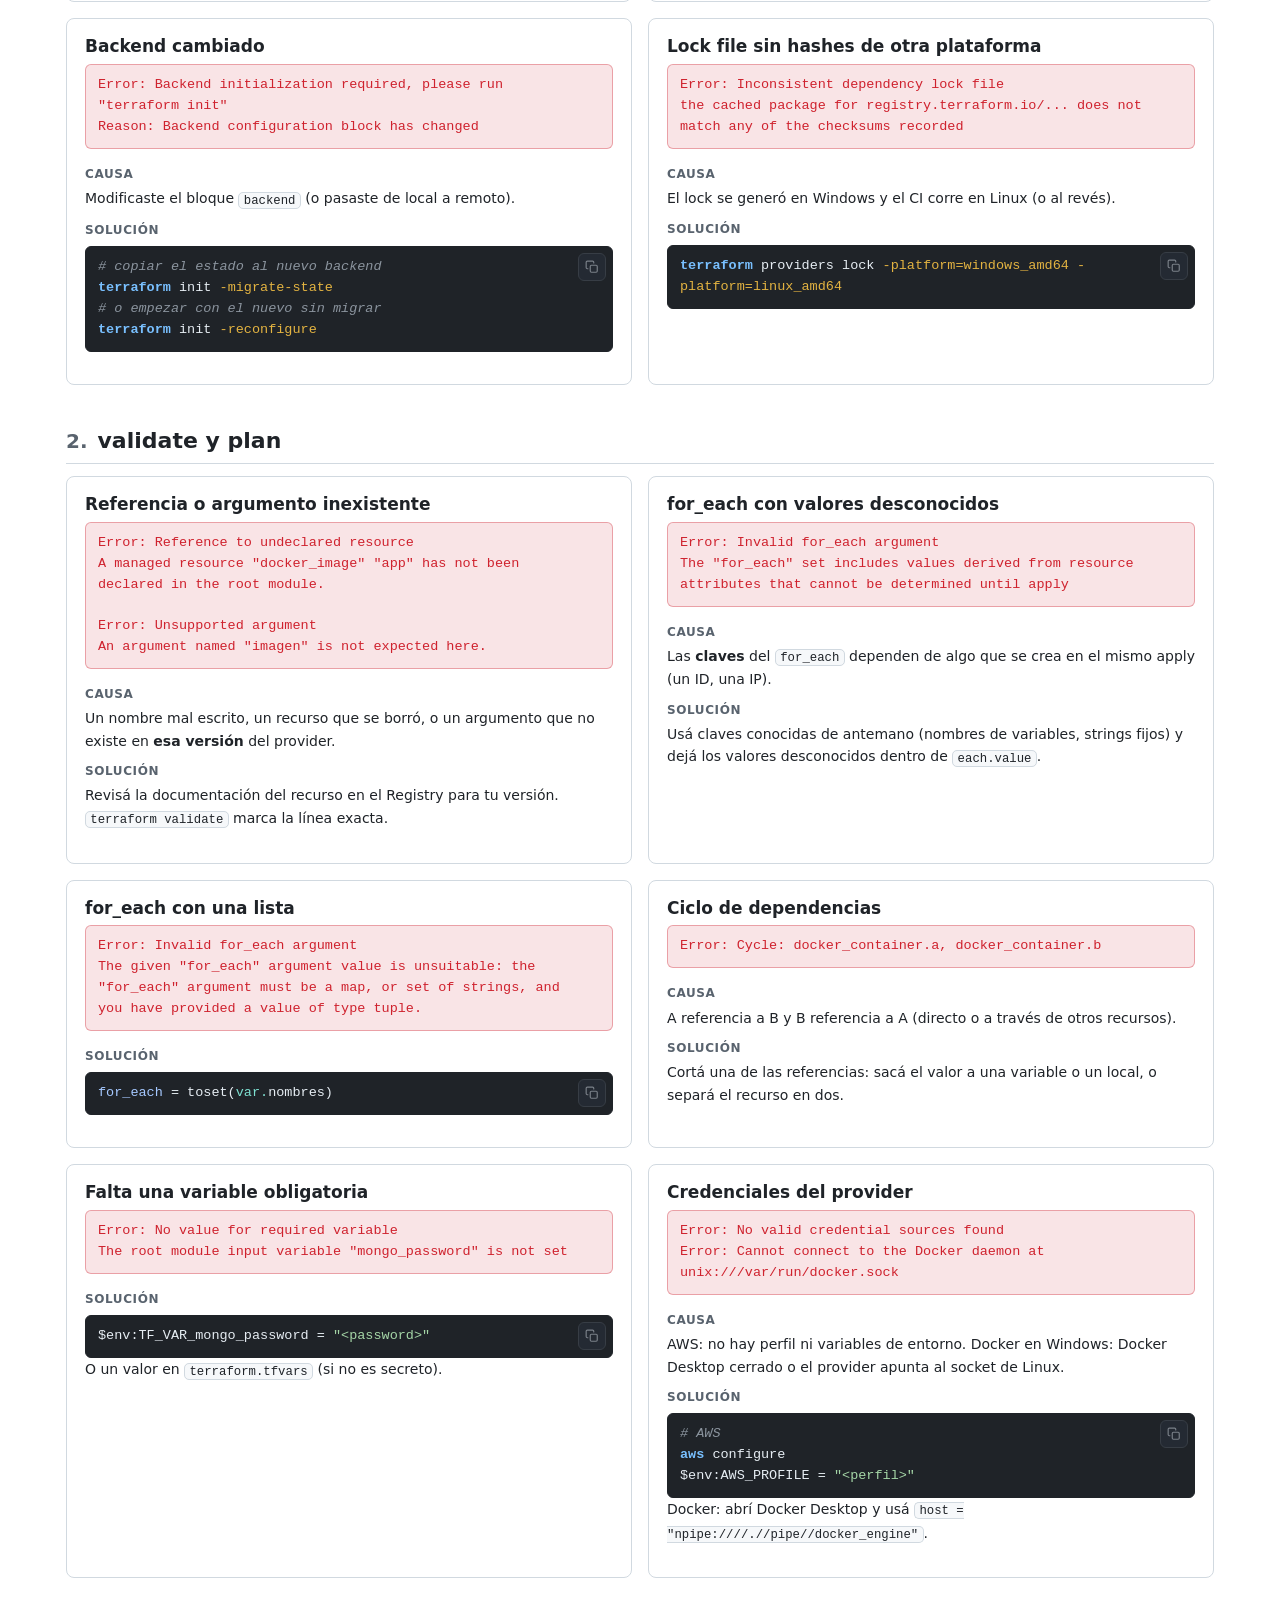
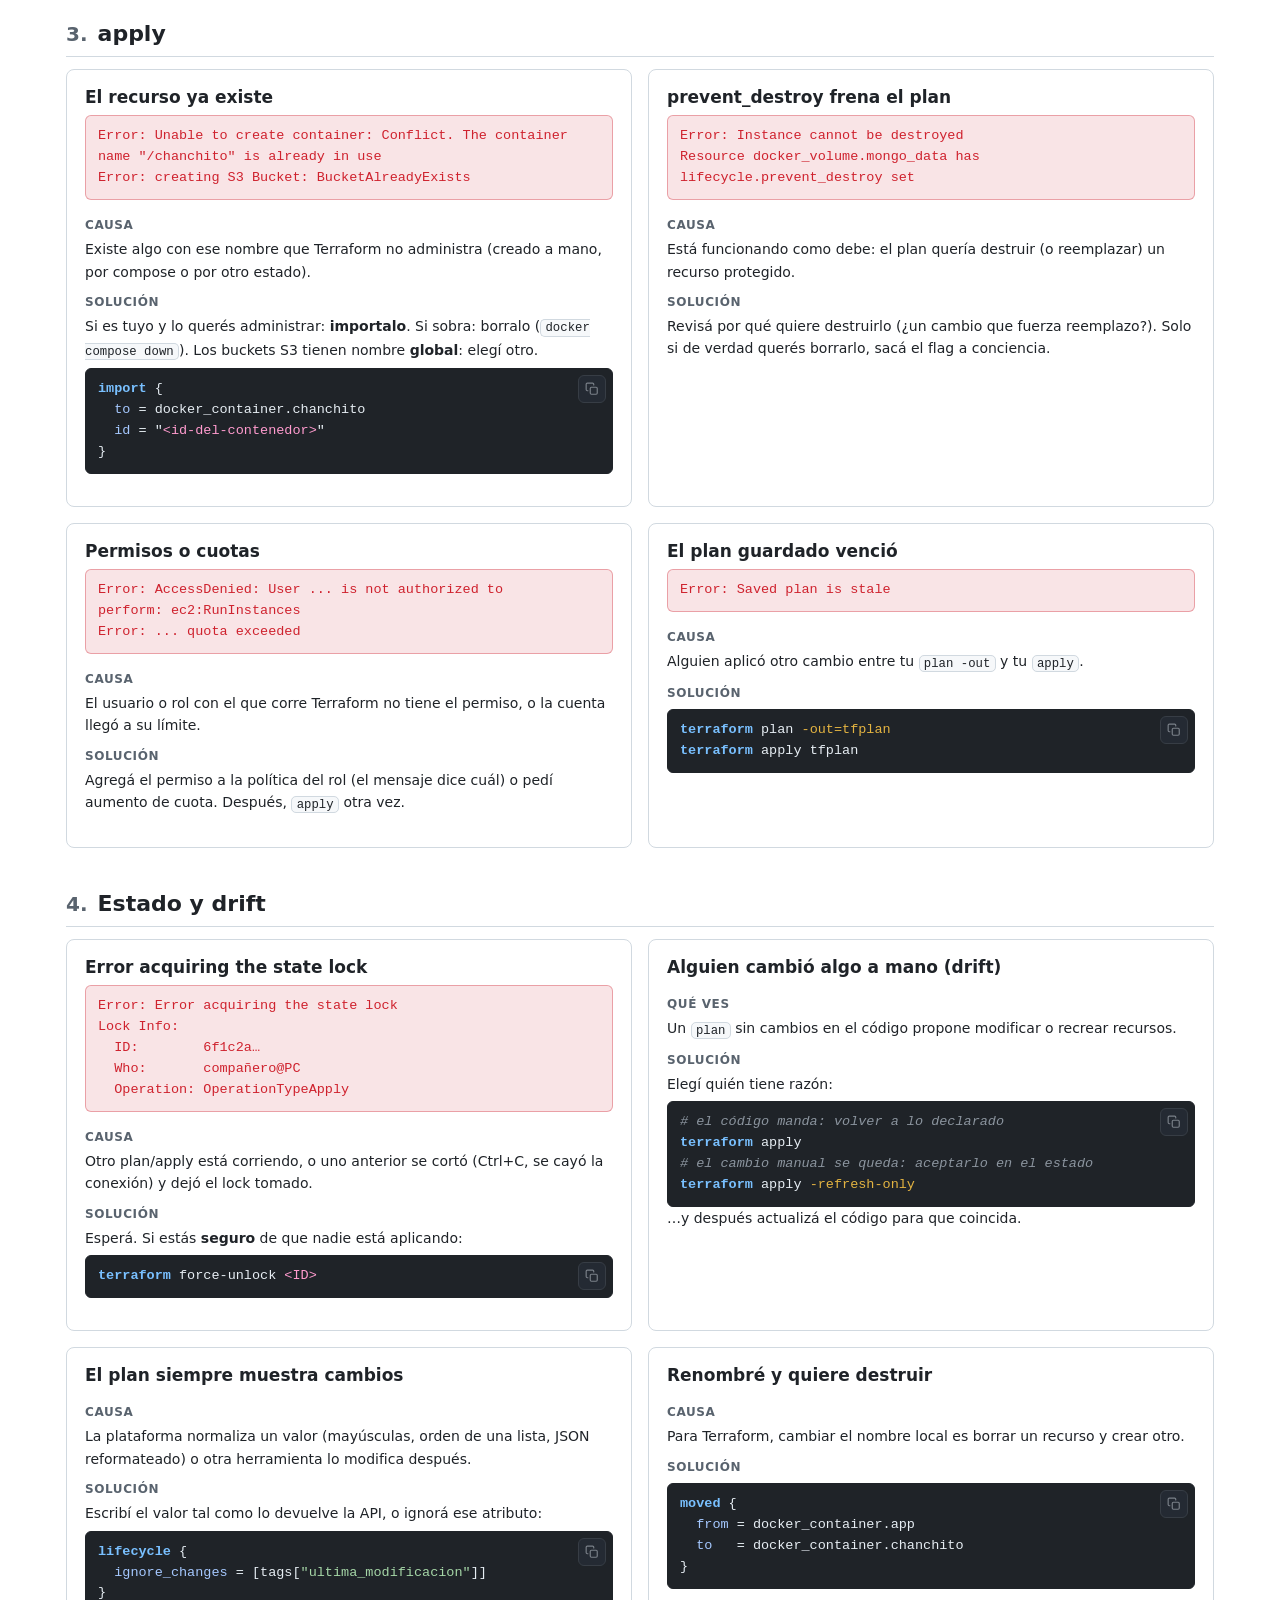
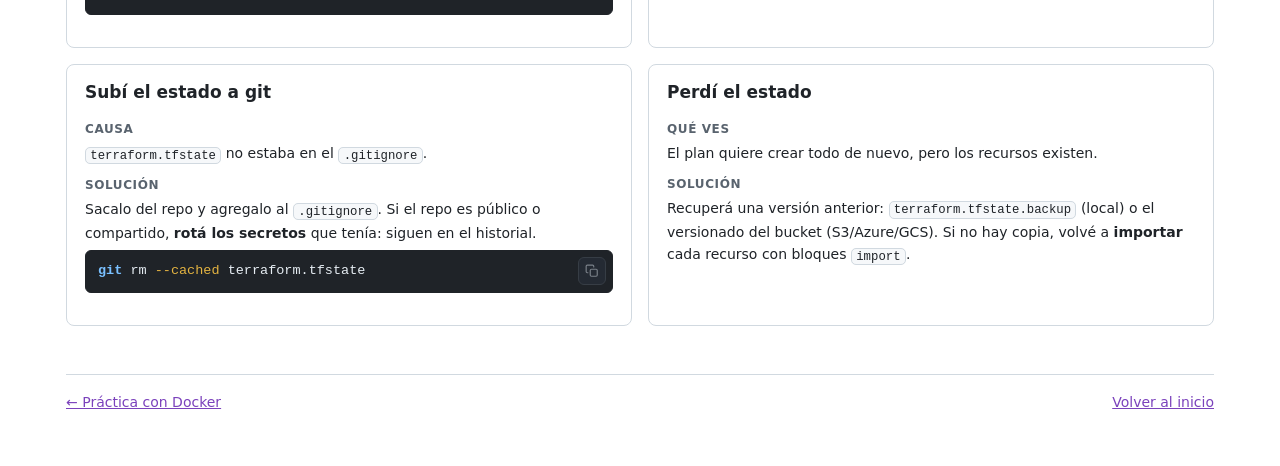
<file: 07-problemas.html>
<!doctype html>
<html lang="es">
<head>
<meta charset="utf-8">
<meta name="viewport" content="width=device-width, initial-scale=1">
<meta name="description" content="Errores comunes de Terraform con causa y solución: providers, backend, lock del estado, for_each, ciclos, credenciales, drift y recursos existentes.">
<meta name="theme-color" content="#7b42bc">
<title>Terraform · Problemas comunes</title>
<link rel="icon" href="data:image/svg+xml,%3Csvg xmlns='http://www.w3.org/2000/svg' viewBox='0 0 64 64'%3E%3Crect x='4' y='4' width='56' height='56' rx='14' fill='%237b42bc'/%3E%3Cg fill='%23fff'%3E%3Cpath d='M14 13l10 5.8v11.6l-10-5.8z'/%3E%3Cpath d='M26 20.4l10 5.8v11.6l-10-5.8z'/%3E%3Cpath d='M26 34.2l10 5.8v11.6l-10-5.8z'/%3E%3Cpath d='M38 26.2l10-5.8v11.6l-10 5.8z' opacity='.7'/%3E%3C/g%3E%3C/svg%3E">
<link rel="stylesheet" href="assets/style.css">
<script src="assets/app.js"></script>
<style>
  .fix dt { font-size: 12px; font-weight: 700; text-transform: uppercase; letter-spacing: .05em; color: var(--muted); margin-top: 10px; }
  .fix dd { margin: 3px 0 0; font-size: 14px; }
  .fix dd pre { margin-top: 6px; }
  .err pre { background: color-mix(in srgb, var(--bad) 12%, var(--surface)); color: var(--bad); border-color: color-mix(in srgb, var(--bad) 35%, transparent); }
  .err pre .copy { display: none; }
</style>
</head>
<body data-page="problemas">
<header class="topbar"></header>

<svg width="0" height="0" style="position:absolute" aria-hidden="true" focusable="false">
  <defs>
    <marker id="ah" viewBox="0 0 10 10" refX="9" refY="5" markerWidth="7" markerHeight="7" orient="auto-start-reverse"><path d="M0,0 L10,5 L0,10 z" class="d-head"/></marker>
  </defs>
</svg>

<main class="wrap">

  <div class="hero">
    <span class="eyebrow">Terraform · Cheatsheet 07</span>
    <h1>Problemas comunes</h1>
    <p class="lead">Buscá por el texto del error. Cada tarjeta: <b>qué ves</b> → <b>por qué pasa</b> → <b>cómo se arregla</b>. Para más detalle: <code>$env:TF_LOG = "DEBUG"</code>.</p>
    <div class="toolbar">
      <label class="search">
        <svg viewBox="0 0 24 24" fill="none" stroke="currentColor" stroke-width="2" stroke-linecap="round" aria-hidden="true"><circle cx="11" cy="11" r="7"/><path d="m20 20-3.5-3.5"/></svg>
        <input id="q" type="search" placeholder="state lock, provider, for_each, already exists, credenciales…" autocomplete="off" aria-label="Buscar problema">
        <span class="hint"><kbd>/</kbd></span>
      </label>
    </div>
    <nav class="toc">
      <a href="#etapas">Dónde se rompe</a>
      <a href="#init">init</a>
      <a href="#plan">validate y plan</a>
      <a href="#apply">apply</a>
      <a href="#estado">Estado</a>
    </nav>
  </div>

  <section class="terms-box">
    <h2>Antes de buscar: cómo diagnosticar</h2>
    <p>Comandos que aclaran la situación sin cambiar nada:</p>
    <dl class="terms">
      <dt><code>terraform validate</code></dt><dd>Revisa que los archivos estén bien escritos (sintaxis, nombres, tipos). Si falla acá, el problema está en el código.</dd>
      <dt><code>terraform plan</code></dt><dd>Muestra qué haría. Si falla acá, suele ser un problema de credenciales, de conexión o de valores desconocidos.</dd>
      <dt><code>terraform state list</code></dt><dd>Qué recursos administra Terraform según su estado.</dd>
      <dt><code>$env:TF_LOG = "DEBUG"</code></dt><dd>Activa el registro detallado para el próximo comando (se desactiva con <code>Remove-Item Env:TF_LOG</code>).</dd>
    </dl>
    <p style="margin-top:12px">Palabras que aparecen en los errores: <b>refresh</b> (leer el estado real de los recursos), <b>lock file</b> (versiones fijadas de providers), <b>state lock</b> (bloqueo del estado), <b>drift</b> (diferencia entre código y realidad).</p>
  </section>

  <!-- ================= ETAPAS ================= -->
  <section class="block" id="etapas">
    <div class="section-head">
      <div class="num" style="--tone:var(--c-comp)">0</div>
      <div class="titles"><h2>Dónde se rompe cada cosa</h2><p>La etapa en la que falla ya te dice de qué tipo es el problema.</p></div>
    </div>
    <div class="diagram">
      <div class="svg-scroll">
      <svg viewBox="0 0 1000 240" role="img" aria-label="Etapas init, validate, plan y apply con los errores típicos de cada una">
        <rect x="20" y="24" width="220" height="56" rx="12" class="d-plain"/>
        <text x="130" y="58" text-anchor="middle" class="d-code" style="font-weight:700;font-size:15px">init</text>
        <rect x="273" y="24" width="220" height="56" rx="12" class="d-file"/>
        <text x="383" y="58" text-anchor="middle" class="d-code" style="font-weight:700;font-size:15px">validate</text>
        <rect x="526" y="24" width="220" height="56" rx="12" class="d-comp"/>
        <text x="636" y="58" text-anchor="middle" class="d-code" style="font-weight:700;font-size:15px">plan</text>
        <rect x="779" y="24" width="201" height="56" rx="12" class="d-img"/>
        <text x="879" y="58" text-anchor="middle" class="d-code" style="font-weight:700;font-size:15px">apply</text>
        <path d="M240,52 L269,52" class="d-line" marker-end="url(#ah)"/>
        <path d="M493,52 L522,52" class="d-line" marker-end="url(#ah)"/>
        <path d="M746,52 L775,52" class="d-line" marker-end="url(#ah)"/>

        <text x="130" y="114" text-anchor="middle" class="d-sub">versiones de providers</text>
        <text x="130" y="138" text-anchor="middle" class="d-sub">lock file inconsistente</text>
        <text x="130" y="162" text-anchor="middle" class="d-sub">backend cambiado</text>
        <text x="130" y="186" text-anchor="middle" class="d-sub">sin acceso al registry</text>

        <text x="383" y="114" text-anchor="middle" class="d-sub">errores de sintaxis</text>
        <text x="383" y="138" text-anchor="middle" class="d-sub">referencias inexistentes</text>
        <text x="383" y="162" text-anchor="middle" class="d-sub">argumentos inválidos</text>
        <text x="383" y="186" text-anchor="middle" class="d-sub">tipos incorrectos</text>

        <text x="636" y="114" text-anchor="middle" class="d-sub">credenciales</text>
        <text x="636" y="138" text-anchor="middle" class="d-sub">state lock</text>
        <text x="636" y="162" text-anchor="middle" class="d-sub">for_each con valores</text>
        <text x="636" y="186" text-anchor="middle" class="d-sub">desconocidos · ciclos</text>

        <text x="879" y="114" text-anchor="middle" class="d-sub">la API rechaza algo</text>
        <text x="879" y="138" text-anchor="middle" class="d-sub">recurso ya existe</text>
        <text x="879" y="162" text-anchor="middle" class="d-sub">permisos / cuotas</text>
        <text x="879" y="186" text-anchor="middle" class="d-sub">prevent_destroy</text>

        <text x="500" y="226" text-anchor="middle" class="d-lbl">validate no habla con ninguna API · plan lee la infra real · apply la modifica</text>
      </svg>
      </div>
      <div class="callout warn"><span class="ico">!</span><p>Si un <code>apply</code> falla a la mitad, lo que se creó <b>queda en el estado</b>. Arreglá la causa y volvé a correr <code>apply</code>: continúa desde ahí.</p></div>
    </div>
  </section>

  <!-- ================= INIT ================= -->
  <section class="block" id="init" data-search>
    <div class="section-head">
      <div class="num" style="--tone:var(--c-file)">1</div>
      <div class="titles"><h2>init: providers y backend</h2></div>
    </div>
    <div class="grid">
      <div class="card t-bad">
        <h3>No encuentra el provider</h3>
        <div class="err"><pre><code data-lang="plain">Error: Failed to query available provider packages
Could not retrieve the list of available versions for provider hashicorp/docker</code></pre></div>
        <dl class="fix">
          <dt>Causa</dt><dd>Falta el <code>required_providers</code> y Terraform asume <code>hashicorp/docker</code>, que no existe. O hay un error en <code>source</code>, o no hay acceso a internet / proxy.</dd>
          <dt>Solución</dt><dd><pre><code data-lang="hcl">required_providers {
  docker = { source = "kreuzwerker/docker" }
}</code></pre></dd>
        </dl>
      </div>

      <div class="card t-bad">
        <h3>El lock file no coincide</h3>
        <div class="err"><pre><code data-lang="plain">Error: Failed to query available provider packages
locked provider registry.terraform.io/hashicorp/aws 5.x does not match configured version constraint ~&gt; 6.0</code></pre></div>
        <dl class="fix">
          <dt>Causa</dt><dd>Cambiaste la restricción de versión pero <code>.terraform.lock.hcl</code> tiene la versión vieja.</dd>
          <dt>Solución</dt><dd><pre><code>terraform init -upgrade</code></pre>Y commiteá el lock file actualizado.</dd>
        </dl>
      </div>

      <div class="card t-bad">
        <h3>Backend cambiado</h3>
        <div class="err"><pre><code data-lang="plain">Error: Backend initialization required, please run "terraform init"
Reason: Backend configuration block has changed</code></pre></div>
        <dl class="fix">
          <dt>Causa</dt><dd>Modificaste el bloque <code>backend</code> (o pasaste de local a remoto).</dd>
          <dt>Solución</dt><dd><pre><code># copiar el estado al nuevo backend
terraform init -migrate-state
# o empezar con el nuevo sin migrar
terraform init -reconfigure</code></pre></dd>
        </dl>
      </div>

      <div class="card t-warn">
        <h3>Lock file sin hashes de otra plataforma</h3>
        <div class="err"><pre><code data-lang="plain">Error: Inconsistent dependency lock file
the cached package for registry.terraform.io/... does not match any of the checksums recorded</code></pre></div>
        <dl class="fix">
          <dt>Causa</dt><dd>El lock se generó en Windows y el CI corre en Linux (o al revés).</dd>
          <dt>Solución</dt><dd><pre><code>terraform providers lock -platform=windows_amd64 -platform=linux_amd64</code></pre></dd>
        </dl>
      </div>
    </div>
  </section>

  <!-- ================= PLAN ================= -->
  <section class="block" id="plan" data-search>
    <div class="section-head">
      <div class="num" style="--tone:var(--c-comp)">2</div>
      <div class="titles"><h2>validate y plan</h2></div>
    </div>
    <div class="grid">
      <div class="card t-bad">
        <h3>Referencia o argumento inexistente</h3>
        <div class="err"><pre><code data-lang="plain">Error: Reference to undeclared resource
A managed resource "docker_image" "app" has not been declared in the root module.

Error: Unsupported argument
An argument named "imagen" is not expected here.</code></pre></div>
        <dl class="fix">
          <dt>Causa</dt><dd>Un nombre mal escrito, un recurso que se borró, o un argumento que no existe en <b>esa versión</b> del provider.</dd>
          <dt>Solución</dt><dd>Revisá la documentación del recurso en el Registry para tu versión. <code>terraform validate</code> marca la línea exacta.</dd>
        </dl>
      </div>

      <div class="card t-bad">
        <h3>for_each con valores desconocidos</h3>
        <div class="err"><pre><code data-lang="plain">Error: Invalid for_each argument
The "for_each" set includes values derived from resource attributes that cannot be determined until apply</code></pre></div>
        <dl class="fix">
          <dt>Causa</dt><dd>Las <b>claves</b> del <code>for_each</code> dependen de algo que se crea en el mismo apply (un ID, una IP).</dd>
          <dt>Solución</dt><dd>Usá claves conocidas de antemano (nombres de variables, strings fijos) y dejá los valores desconocidos dentro de <code>each.value</code>.</dd>
        </dl>
      </div>

      <div class="card t-bad">
        <h3>for_each con una lista</h3>
        <div class="err"><pre><code data-lang="plain">Error: Invalid for_each argument
The given "for_each" argument value is unsuitable: the "for_each" argument must be a map, or set of strings, and you have provided a value of type tuple.</code></pre></div>
        <dl class="fix">
          <dt>Solución</dt><dd><pre><code data-lang="hcl">for_each = toset(var.nombres)</code></pre></dd>
        </dl>
      </div>

      <div class="card t-bad">
        <h3>Ciclo de dependencias</h3>
        <div class="err"><pre><code data-lang="plain">Error: Cycle: docker_container.a, docker_container.b</code></pre></div>
        <dl class="fix">
          <dt>Causa</dt><dd>A referencia a B y B referencia a A (directo o a través de otros recursos).</dd>
          <dt>Solución</dt><dd>Cortá una de las referencias: sacá el valor a una variable o un local, o separá el recurso en dos.</dd>
        </dl>
      </div>

      <div class="card t-warn">
        <h3>Falta una variable obligatoria</h3>
        <div class="err"><pre><code data-lang="plain">Error: No value for required variable
The root module input variable "mongo_password" is not set</code></pre></div>
        <dl class="fix">
          <dt>Solución</dt><dd><pre><code>$env:TF_VAR_mongo_password = "&lt;password&gt;"</code></pre>O un valor en <code>terraform.tfvars</code> (si no es secreto).</dd>
        </dl>
      </div>

      <div class="card t-bad">
        <h3>Credenciales del provider</h3>
        <div class="err"><pre><code data-lang="plain">Error: No valid credential sources found
Error: Cannot connect to the Docker daemon at unix:///var/run/docker.sock</code></pre></div>
        <dl class="fix">
          <dt>Causa</dt><dd>AWS: no hay perfil ni variables de entorno. Docker en Windows: Docker Desktop cerrado o el provider apunta al socket de Linux.</dd>
          <dt>Solución</dt><dd><pre><code># AWS
aws configure
$env:AWS_PROFILE = "&lt;perfil&gt;"</code></pre>Docker: abrí Docker Desktop y usá <code>host = "npipe:////.//pipe//docker_engine"</code>.</dd>
        </dl>
      </div>
    </div>
  </section>

  <!-- ================= APPLY ================= -->
  <section class="block" id="apply" data-search>
    <div class="section-head">
      <div class="num" style="--tone:var(--c-img)">3</div>
      <div class="titles"><h2>apply</h2></div>
    </div>
    <div class="grid">
      <div class="card t-bad">
        <h3>El recurso ya existe</h3>
        <div class="err"><pre><code data-lang="plain">Error: Unable to create container: Conflict. The container name "/chanchito" is already in use
Error: creating S3 Bucket: BucketAlreadyExists</code></pre></div>
        <dl class="fix">
          <dt>Causa</dt><dd>Existe algo con ese nombre que Terraform no administra (creado a mano, por compose o por otro estado).</dd>
          <dt>Solución</dt><dd>Si es tuyo y lo querés administrar: <b>importalo</b>. Si sobra: borralo (<code>docker compose down</code>). Los buckets S3 tienen nombre <b>global</b>: elegí otro.<pre><code data-lang="hcl">import {
  to = docker_container.chanchito
  id = "&lt;id-del-contenedor&gt;"
}</code></pre></dd>
        </dl>
      </div>

      <div class="card t-warn">
        <h3>prevent_destroy frena el plan</h3>
        <div class="err"><pre><code data-lang="plain">Error: Instance cannot be destroyed
Resource docker_volume.mongo_data has lifecycle.prevent_destroy set</code></pre></div>
        <dl class="fix">
          <dt>Causa</dt><dd>Está funcionando como debe: el plan quería destruir (o reemplazar) un recurso protegido.</dd>
          <dt>Solución</dt><dd>Revisá por qué quiere destruirlo (¿un cambio que fuerza reemplazo?). Solo si de verdad querés borrarlo, sacá el flag a conciencia.</dd>
        </dl>
      </div>

      <div class="card t-warn">
        <h3>Permisos o cuotas</h3>
        <div class="err"><pre><code data-lang="plain">Error: AccessDenied: User ... is not authorized to perform: ec2:RunInstances
Error: ... quota exceeded</code></pre></div>
        <dl class="fix">
          <dt>Causa</dt><dd>El usuario o rol con el que corre Terraform no tiene el permiso, o la cuenta llegó a su límite.</dd>
          <dt>Solución</dt><dd>Agregá el permiso a la política del rol (el mensaje dice cuál) o pedí aumento de cuota. Después, <code>apply</code> otra vez.</dd>
        </dl>
      </div>

      <div class="card t-warn">
        <h3>El plan guardado venció</h3>
        <div class="err"><pre><code data-lang="plain">Error: Saved plan is stale</code></pre></div>
        <dl class="fix">
          <dt>Causa</dt><dd>Alguien aplicó otro cambio entre tu <code>plan -out</code> y tu <code>apply</code>.</dd>
          <dt>Solución</dt><dd><pre><code>terraform plan -out=tfplan
terraform apply tfplan</code></pre></dd>
        </dl>
      </div>
    </div>
  </section>

  <!-- ================= ESTADO ================= -->
  <section class="block" id="estado" data-search>
    <div class="section-head">
      <div class="num" style="--tone:var(--c-vol)">4</div>
      <div class="titles"><h2>Estado y drift</h2></div>
    </div>
    <div class="grid">
      <div class="card t-bad">
        <h3>Error acquiring the state lock</h3>
        <div class="err"><pre><code data-lang="plain">Error: Error acquiring the state lock
Lock Info:
  ID:        6f1c2a…
  Who:       compañero@PC
  Operation: OperationTypeApply</code></pre></div>
        <dl class="fix">
          <dt>Causa</dt><dd>Otro plan/apply está corriendo, o uno anterior se cortó (Ctrl+C, se cayó la conexión) y dejó el lock tomado.</dd>
          <dt>Solución</dt><dd>Esperá. Si estás <b>seguro</b> de que nadie está aplicando:<pre><code>terraform force-unlock &lt;ID&gt;</code></pre></dd>
        </dl>
      </div>

      <div class="card t-warn">
        <h3>Alguien cambió algo a mano (drift)</h3>
        <dl class="fix">
          <dt>Qué ves</dt><dd>Un <code>plan</code> sin cambios en el código propone modificar o recrear recursos.</dd>
          <dt>Solución</dt><dd>Elegí quién tiene razón:<pre><code># el código manda: volver a lo declarado
terraform apply
# el cambio manual se queda: aceptarlo en el estado
terraform apply -refresh-only</code></pre>…y después actualizá el código para que coincida.</dd>
        </dl>
      </div>

      <div class="card t-warn">
        <h3>El plan siempre muestra cambios</h3>
        <dl class="fix">
          <dt>Causa</dt><dd>La plataforma normaliza un valor (mayúsculas, orden de una lista, JSON reformateado) o otra herramienta lo modifica después.</dd>
          <dt>Solución</dt><dd>Escribí el valor tal como lo devuelve la API, o ignorá ese atributo:<pre><code data-lang="hcl">lifecycle {
  ignore_changes = [tags["ultima_modificacion"]]
}</code></pre></dd>
        </dl>
      </div>

      <div class="card t-bad">
        <h3>Renombré y quiere destruir</h3>
        <dl class="fix">
          <dt>Causa</dt><dd>Para Terraform, cambiar el nombre local es borrar un recurso y crear otro.</dd>
          <dt>Solución</dt><dd><pre><code data-lang="hcl">moved {
  from = docker_container.app
  to   = docker_container.chanchito
}</code></pre></dd>
        </dl>
      </div>

      <div class="card t-bad">
        <h3>Subí el estado a git</h3>
        <dl class="fix">
          <dt>Causa</dt><dd><code>terraform.tfstate</code> no estaba en el <code>.gitignore</code>.</dd>
          <dt>Solución</dt><dd>Sacalo del repo y agregalo al <code>.gitignore</code>. Si el repo es público o compartido, <b>rotá los secretos</b> que tenía: siguen en el historial.<pre><code>git rm --cached terraform.tfstate</code></pre></dd>
        </dl>
      </div>

      <div class="card t-bad">
        <h3>Perdí el estado</h3>
        <dl class="fix">
          <dt>Qué ves</dt><dd>El plan quiere crear todo de nuevo, pero los recursos existen.</dd>
          <dt>Solución</dt><dd>Recuperá una versión anterior: <code>terraform.tfstate.backup</code> (local) o el versionado del bucket (S3/Azure/GCS). Si no hay copia, volvé a <b>importar</b> cada recurso con bloques <code>import</code>.</dd>
        </dl>
      </div>
    </div>
  </section>

  <p class="empty">No encontré ese problema. Probá con otra palabra del error.</p>

  <footer class="foot">
    <a href="06-practica-docker.html">← Práctica con Docker</a>
    <a href="index.html">Volver al inicio</a>
  </footer>
</main>
</body>
</html>
</file>
<file: assets/style.css>
/* ==========================================================
   Terraform Cheatsheets — estilos del sitio
   Estilo simple de documentación: texto primero, pocos adornos.
   El color de acento es lo único que cambia entre sitios.
   ========================================================== */

:root {
  --bg: #ffffff;
  --surface: #ffffff;
  --surface-2: #f6f8fa;
  --text: #1f2328;
  --muted: #59636e;
  --border: #d1d9e0;
  --accent: #7b42bc;
  --accent-soft: #f1e8fb;
  --code-bg: #1f2328;
  --code-text: #e6edf3;
  --code-border: #1f2328;

  /* colores de los diagramas */
  --c-img: #2563eb;
  --c-cont: #0f8a7e;
  --c-net: #7c3aed;
  --c-vol: #b45309;
  --c-comp: #be185d;
  --c-file: #0e7490;

  --ok: #1a7f37;
  --warn: #9a6700;
  --bad: #cf222e;

  --radius: 8px;
  --mono: ui-monospace, "Cascadia Mono", Consolas, "SF Mono", Menlo, monospace;
  --sans: system-ui, -apple-system, "Segoe UI", Roboto, "Helvetica Neue", Arial, sans-serif;
}

@media (prefers-color-scheme: dark) {
  :root:not([data-theme="light"]) {
    --bg: #0d1117;
    --surface: #0d1117;
    --surface-2: #161b22;
    --text: #e6edf3;
    --muted: #9198a1;
    --border: #30363d;
    --accent: #b48cf2;
    --accent-soft: #2a1d47;
    --code-bg: #161b22;
    --code-border: #30363d;
    --c-img: #6ea8ff;
    --c-cont: #3fcfbf;
    --c-net: #b392f0;
    --c-vol: #e3a33a;
    --c-comp: #f07bb0;
    --c-file: #4fc3e0;
    --ok: #3fb950;
    --warn: #d29922;
    --bad: #f85149;
  }
}

:root[data-theme="dark"] {
  --bg: #0d1117;
  --surface: #0d1117;
  --surface-2: #161b22;
  --text: #e6edf3;
  --muted: #9198a1;
  --border: #30363d;
  --accent: #b48cf2;
  --accent-soft: #2a1d47;
  --code-bg: #161b22;
  --code-border: #30363d;
  --c-img: #6ea8ff;
  --c-cont: #3fcfbf;
  --c-net: #b392f0;
  --c-vol: #e3a33a;
  --c-comp: #f07bb0;
  --c-file: #4fc3e0;
  --ok: #3fb950;
  --warn: #d29922;
  --bad: #f85149;
}

* { box-sizing: border-box; }

html { scroll-behavior: smooth; scroll-padding-top: 70px; }

body {
  margin: 0;
  background: var(--bg);
  color: var(--text);
  font-family: var(--sans);
  font-size: 16px;
  line-height: 1.6;
}

a { color: var(--accent); }
a:hover { text-decoration: underline; }

/* sin ligaduras: que "--name" no se convierta en "—name" */
code, pre, kbd, svg .mono, .d-code, .d-lbl, .chips span {
  font-family: var(--mono);
  font-variant-ligatures: none;
  font-feature-settings: "liga" 0, "calt" 0;
}

:not(pre) > code {
  font-size: .88em;
  background: var(--surface-2);
  border: 1px solid var(--border);
  padding: .05em .35em;
  border-radius: 5px;
  overflow-wrap: anywhere;
}

kbd {
  font-size: .82em;
  border: 1px solid var(--border);
  border-bottom-width: 2px;
  border-radius: 4px;
  padding: .02em .4em;
  background: var(--surface-2);
}

/* ---------- Barra superior ---------- */

.topbar {
  position: sticky;
  top: 0;
  z-index: 20;
  background: var(--bg);
  border-bottom: 1px solid var(--border);
}

.topbar-inner {
  max-width: 1180px;
  margin: 0 auto;
  padding: 8px 16px;
  display: flex;
  align-items: center;
  gap: 16px;
}

.brand {
  display: flex;
  align-items: center;
  gap: 8px;
  font-weight: 700;
  color: var(--text);
  white-space: nowrap;
  text-decoration: none;
}
.brand:hover { text-decoration: none; }
.brand svg { width: 24px; height: 24px; flex: none; }

.nav {
  display: flex;
  gap: 2px;
  overflow-x: auto;
  scrollbar-width: none;
  flex: 1;
  min-width: 0;
}
.nav::-webkit-scrollbar { display: none; }

.nav a {
  color: var(--muted);
  font-size: 14px;
  padding: 6px 10px;
  white-space: nowrap;
  text-decoration: none;
  border-bottom: 2px solid transparent;
}
.nav a:hover { color: var(--text); }
.nav a.active { color: var(--text); font-weight: 600; border-bottom-color: var(--accent); }

.set-switch {
  flex: none;
  display: inline-flex;
  align-items: center;
  gap: 6px;
  padding: 4px 10px 4px 4px;
  border: 1px solid var(--border);
  border-radius: 6px;
  color: var(--text);
  font-size: 13px;
  white-space: nowrap;
  text-decoration: none;
}
.set-switch svg { width: 20px; height: 20px; }
@media (max-width: 720px) { .set-switch span { display: none; } .set-switch { padding: 4px; } }

.icon-btn {
  flex: none;
  width: 32px;
  height: 32px;
  border-radius: 6px;
  border: 1px solid var(--border);
  background: var(--bg);
  color: var(--text);
  cursor: pointer;
  display: grid;
  place-items: center;
}
.icon-btn svg { width: 16px; height: 16px; }

/* ---------- Página ---------- */

.wrap {
  max-width: 1180px;
  margin: 0 auto;
  padding: 0 16px 64px;
}

.hero { padding: 28px 0 8px; }
.hero .eyebrow {
  font-size: 13px;
  color: var(--muted);
}
.hero h1 {
  font-size: clamp(26px, 3.6vw, 34px);
  line-height: 1.2;
  margin: 4px 0 10px;
}
.hero p.lead {
  font-size: 17px;
  max-width: 80ch;
  margin: 0;
}

.toolbar { display: flex; flex-wrap: wrap; gap: 10px; margin: 16px 0 4px; }

.search { flex: 1 1 320px; max-width: 560px; position: relative; }
.search input {
  width: 100%;
  font: inherit;
  font-size: 15px;
  padding: 8px 12px 8px 36px;
  border-radius: 6px;
  border: 1px solid var(--border);
  background: var(--bg);
  color: var(--text);
  outline: none;
}
.search input:focus { border-color: var(--accent); box-shadow: 0 0 0 3px var(--accent-soft); }
.search svg {
  position: absolute;
  left: 11px;
  top: 50%;
  transform: translateY(-50%);
  width: 16px;
  height: 16px;
  color: var(--muted);
}
.search .hint {
  position: absolute;
  right: 10px;
  top: 50%;
  transform: translateY(-50%);
  color: var(--muted);
  font-size: 12px;
}

/* índice de la página: lista simple de enlaces */
.toc {
  display: flex;
  flex-wrap: wrap;
  gap: 4px 14px;
  margin: 14px 0 0;
  padding: 10px 0 0;
  border-top: 1px solid var(--border);
  font-size: 14px;
}
.toc::before { content: "En esta página:"; color: var(--muted); }

/* ---------- Secciones ---------- */

section.block { margin-top: 40px; }

.section-head {
  display: flex;
  align-items: baseline;
  gap: 10px;
  margin-bottom: 12px;
  padding-bottom: 6px;
  border-bottom: 1px solid var(--border);
}
.section-head .num {
  flex: none;
  font-size: 20px;
  font-weight: 700;
  color: var(--muted);
}
.section-head .num::after { content: "."; }
.section-head h2 { margin: 0; font-size: 22px; line-height: 1.3; }
.section-head p { margin: 4px 0 0; color: var(--muted); font-size: 15px; }
.section-head .titles { min-width: 0; }

.grid {
  display: grid;
  grid-template-columns: repeat(auto-fit, minmax(min(100%, 440px), 1fr));
  gap: 16px;
}
.grid.cols-2 { grid-template-columns: repeat(auto-fit, minmax(min(100%, 480px), 1fr)); }
.grid.cols-3 { grid-template-columns: repeat(auto-fit, minmax(min(100%, 320px), 1fr)); }
.grid.cols-4 { grid-template-columns: repeat(auto-fit, minmax(min(100%, 260px), 1fr)); }

.card {
  background: var(--surface);
  border: 1px solid var(--border);
  border-radius: var(--radius);
  padding: 16px 18px;
  min-width: 0;
}
.card.wide { grid-column: 1 / -1; }
.card > .tag { margin-bottom: 4px; }
.card h3 { margin: 0 0 6px; font-size: 17px; line-height: 1.35; }
.card > p, .card .desc { margin: 0 0 10px; font-size: 15px; }
.card ul, .card ol { margin: 6px 0 0; padding-left: 20px; }
.card li { margin: 4px 0; font-size: 15px; }

/* etiqueta: texto chico, sin fondo */
.tag {
  display: inline-block;
  font-size: 12px;
  font-weight: 600;
  letter-spacing: .03em;
  text-transform: uppercase;
  color: var(--muted);
}

.t-img  { --tone: var(--c-img); }
.t-cont { --tone: var(--c-cont); }
.t-net  { --tone: var(--c-net); }
.t-vol  { --tone: var(--c-vol); }
.t-comp { --tone: var(--c-comp); }
.t-file { --tone: var(--c-file); }
.t-ok   { --tone: var(--ok); }
.t-warn { --tone: var(--warn); }
.t-bad  { --tone: var(--bad); }

/* ---------- Comandos con su explicación ---------- */

.cmd {
  display: grid;
  grid-template-columns: minmax(0, 1fr);
  gap: 6px;
  padding: 12px 0;
  border-top: 1px solid var(--border);
}
.cmd:first-of-type { border-top: 0; padding-top: 4px; }
.cmd .what { font-size: 15px; }
.cmd .what b { font-weight: 600; }

/* ---------- Código ---------- */

pre {
  position: relative;
  margin: 0;
  background: var(--code-bg);
  color: var(--code-text);
  border: 1px solid var(--code-border);
  border-radius: 6px;
  padding: 10px 44px 10px 12px;
  font-size: 13.5px;
  line-height: 1.55;
  overflow-x: auto;
  tab-size: 2;
}
pre.big { padding: 12px 44px 12px 14px; }
pre code { font-family: inherit; white-space: pre; }
/* comandos sueltos: mejor ajustar línea que hacer scroll */
.cmd pre code, .want-row pre code, .err pre code, .fix pre code { white-space: pre-wrap; overflow-wrap: anywhere; }
.cmd pre.multi code, .fix pre.multi code { white-space: pre; overflow-wrap: normal; }

/* salida esperada de un comando (no se copia) */
pre.out {
  background: var(--surface-2);
  color: var(--text);
  border: 1px solid var(--border);
  padding-right: 12px;
}
pre.out::before {
  content: "salida";
  display: block;
  font-family: var(--sans);
  font-size: 11px;
  text-transform: uppercase;
  letter-spacing: .05em;
  color: var(--muted);
  margin-bottom: 2px;
}
pre.out .copy { display: none; }
pre.out .tk-cm, pre.out .tk-kw, pre.out .tk-fl, pre.out .tk-st, pre.out .tk-ph, pre.out .tk-key, pre.out .tk-num, pre.out .tk-sub { color: inherit; font-weight: inherit; font-style: normal; }

.copy {
  position: absolute;
  top: 6px;
  right: 6px;
  width: 28px;
  height: 28px;
  display: grid;
  place-items: center;
  border-radius: 6px;
  border: 1px solid #3d444d;
  background: #262c36;
  color: #9198a1;
  cursor: pointer;
  opacity: .8;
}
pre:hover .copy, .copy:focus-visible { opacity: 1; }
.copy:hover { color: #fff; }
.copy svg { width: 14px; height: 14px; }
.copy.done { color: #3fb950; border-color: #3fb950; opacity: 1; }

/* resaltado (fondo de código siempre oscuro) */
.tk-cm  { color: #8b949e; font-style: italic; }
.tk-kw  { color: #79c0ff; font-weight: 600; }
.tk-sub { color: #7ee0d1; }
.tk-fl  { color: #e3b341; }
.tk-st  { color: #a5d6a7; }
.tk-ph  { color: #ff9bce; }
.tk-key { color: #a5c8ff; }
.tk-num { color: #ffa198; }

.code-label {
  display: flex;
  align-items: center;
  justify-content: space-between;
  gap: 8px;
  font-family: var(--mono);
  font-size: 12.5px;
  color: var(--muted);
  margin: 12px 0 4px;
}
.code-label:first-child { margin-top: 0; }
.code-label .file { color: var(--text); font-weight: 700; }

/* ---------- Tablas ---------- */

.table-wrap { overflow-x: auto; margin: 4px 0 0; }

table { width: 100%; border-collapse: collapse; font-size: 15px; }
th, td {
  text-align: left;
  padding: 8px 10px;
  border-bottom: 1px solid var(--border);
  vertical-align: top;
}
th { font-size: 13px; color: var(--muted); font-weight: 600; background: var(--surface-2); }
tr:last-child td { border-bottom: 0; }
td:first-child { white-space: nowrap; }

/* ---------- Avisos ---------- */

.callout {
  display: flex;
  gap: 8px;
  padding: 10px 14px;
  border-radius: 6px;
  font-size: 15px;
  margin-top: 12px;
  background: var(--surface-2);
  border-left: 3px solid var(--tone, var(--accent));
}
.callout .ico { flex: none; font-weight: 700; color: var(--tone, var(--accent)); }
.callout p { margin: 0; }
.callout p + p, .callout p + pre, .callout pre + p { margin-top: 6px; }
.callout pre { margin-top: 6px; }
.callout.tip  { --tone: var(--ok); }
.callout.warn { --tone: var(--warn); }
.callout.bad  { --tone: var(--bad); }
.callout.info { --tone: var(--accent); }

/* ---------- Explicaciones y términos ---------- */

.explain { max-width: 85ch; margin: 0 0 14px; font-size: 16px; }
.explain p { margin: 0 0 10px; }
.explain ul, .explain ol { margin: 0 0 10px; padding-left: 22px; }
.explain li { margin: 4px 0; }

/* "Términos de esta página": glosario arriba de todo */
.terms-box {
  margin-top: 18px;
  padding: 14px 18px;
  border: 1px solid var(--border);
  border-radius: var(--radius);
  background: var(--surface-2);
}
.terms-box h2 { margin: 0 0 4px; font-size: 18px; }
.terms-box > p { margin: 0 0 10px; color: var(--muted); font-size: 15px; }
dl.terms {
  display: grid;
  grid-template-columns: minmax(150px, max-content) 1fr;
  gap: 8px 20px;
  margin: 0;
}
dl.terms dt { font-weight: 700; }
dl.terms dd { margin: 0; }
@media (max-width: 720px) {
  dl.terms { grid-template-columns: minmax(0, 1fr); gap: 2px; }
  dl.terms dd { margin-bottom: 8px; }
}

/* ---------- Diagramas ---------- */

.diagram {
  background: var(--surface);
  border: 1px solid var(--border);
  border-radius: var(--radius);
  padding: 16px;
  min-width: 0;
}
.diagram h3 { margin: 0 0 4px; font-size: 17px; }
.diagram > p { margin: 0 0 10px; font-size: 15px; }
.diagram .svg-scroll { overflow-x: auto; }
.diagram svg { display: block; width: 100%; height: auto; min-width: 560px; }
.diagram svg.small { min-width: 420px; }

svg text { font-family: var(--sans); }
svg .mono { font-family: var(--mono); }

.d-box   { fill: var(--surface-2); stroke: var(--border); stroke-width: 1.5; }
.d-plain { fill: var(--surface); stroke: var(--border); stroke-width: 1.5; }
.d-area  { fill: none; stroke: var(--border); stroke-width: 1.5; stroke-dasharray: 6 5; }
.d-title { fill: var(--text); font-weight: 700; font-size: 15px; }
.d-sub   { fill: var(--muted); font-size: 12.5px; }
.d-code  { fill: var(--text); font-family: var(--mono); font-size: 12.5px; }
.d-lbl   { fill: var(--muted); font-family: var(--mono); font-size: 12px; }
.d-line  { stroke: var(--muted); stroke-width: 1.8; fill: none; }
.d-head  { fill: var(--muted); }

.d-img  { fill: color-mix(in srgb, var(--c-img) 10%, var(--surface));  stroke: var(--c-img);  stroke-width: 1.5; }
.d-cont { fill: color-mix(in srgb, var(--c-cont) 10%, var(--surface)); stroke: var(--c-cont); stroke-width: 1.5; }
.d-net  { fill: color-mix(in srgb, var(--c-net) 6%, transparent);      stroke: var(--c-net);  stroke-width: 1.5; stroke-dasharray: 7 5; }
.d-vol  { fill: color-mix(in srgb, var(--c-vol) 10%, var(--surface));  stroke: var(--c-vol);  stroke-width: 1.5; }
.d-comp { fill: color-mix(in srgb, var(--c-comp) 8%, var(--surface));  stroke: var(--c-comp); stroke-width: 1.5; }
.d-file { fill: color-mix(in srgb, var(--c-file) 10%, var(--surface)); stroke: var(--c-file); stroke-width: 1.5; }
.d-bad  { fill: color-mix(in srgb, var(--bad) 8%, var(--surface));     stroke: var(--bad);    stroke-width: 1.5; }
.d-ok   { fill: color-mix(in srgb, var(--ok) 8%, var(--surface));      stroke: var(--ok);     stroke-width: 1.5; }

.s-img  { stroke: var(--c-img); }  .f-img  { fill: var(--c-img); }
.s-cont { stroke: var(--c-cont); } .f-cont { fill: var(--c-cont); }
.s-net  { stroke: var(--c-net); }  .f-net  { fill: var(--c-net); }
.s-vol  { stroke: var(--c-vol); }  .f-vol  { fill: var(--c-vol); }
.s-comp { stroke: var(--c-comp); } .f-comp { fill: var(--c-comp); }
.s-file { stroke: var(--c-file); } .f-file { fill: var(--c-file); }
.s-bad  { stroke: var(--bad); }    .f-bad  { fill: var(--bad); }
.s-ok   { stroke: var(--ok); }     .f-ok   { fill: var(--ok); }
.f-text { fill: var(--text); }
.f-muted { fill: var(--muted); }
.f-surface { fill: var(--surface); }

/* ---------- Portada ---------- */

.sheet-card {
  display: flex;
  flex-direction: column;
  gap: 8px;
  color: var(--text);
  text-decoration: none;
}
.sheet-card:hover { text-decoration: none; border-color: var(--accent); }
.sheet-card .top { display: flex; align-items: center; gap: 10px; }
.sheet-card .badge { width: 28px; height: 28px; color: var(--muted); flex: none; }
.sheet-card .badge svg { width: 28px; height: 28px; }
.sheet-card h3 { margin: 0; font-size: 17px; color: var(--accent); }
.sheet-card p { margin: 0; font-size: 15px; }
.sheet-card .chips { display: flex; flex-wrap: wrap; gap: 5px; margin-top: auto; }
.sheet-card .chips span {
  font-size: 12px;
  padding: 1px 6px;
  border-radius: 4px;
  background: var(--surface-2);
  color: var(--muted);
}

/* "Quiero…": tarea → comando */
.want { display: grid; grid-template-columns: minmax(0, 1fr); }
.want-row {
  display: grid;
  grid-template-columns: minmax(200px, .8fr) minmax(0, 1.4fr);
  gap: 14px;
  align-items: center;
  padding: 10px 0;
  border-top: 1px solid var(--border);
}
.want-row:first-child { border-top: 0; }
.want-row .q { font-weight: 600; font-size: 15px; }
.want-row .q small { display: block; color: var(--muted); font-weight: 400; font-size: 13px; }

.vs { display: grid; grid-template-columns: repeat(auto-fit, minmax(min(100%, 320px), 1fr)); gap: 12px; }

/* pasos numerados */
.steps { counter-reset: s; list-style: none; padding: 0 !important; margin: 0; }
.steps li {
  counter-increment: s;
  position: relative;
  padding: 8px 0 8px 34px !important;
  margin: 0 !important;
  border-top: 1px solid var(--border);
}
.steps li:first-child { border-top: 0; }
.steps li::before {
  content: counter(s) ".";
  position: absolute;
  left: 4px;
  top: 8px;
  font-weight: 700;
  color: var(--accent);
}

.legend { display: flex; flex-wrap: wrap; gap: 14px; font-size: 14px; color: var(--muted); margin-top: 10px; }
.legend span { display: inline-flex; align-items: center; gap: 6px; }
.legend i { width: 12px; height: 12px; border-radius: 2px; display: inline-block; background: var(--tone); }

.empty { display: none; text-align: center; color: var(--muted); padding: 40px 0; }
.hidden { display: none !important; }

footer.foot {
  margin-top: 48px;
  padding-top: 16px;
  border-top: 1px solid var(--border);
  color: var(--muted);
  font-size: 14px;
  display: flex;
  flex-wrap: wrap;
  justify-content: space-between;
  gap: 10px;
}

/* ---------- Varias tecnologías (sitio unificado) ---------- */

.t-docker { --tone: var(--c-file); }
.t-k8s    { --tone: var(--c-img); }
.t-tf     { --tone: var(--c-net); }

.tech {
  display: inline-flex;
  align-items: center;
  gap: 5px;
  font-size: .9em;
  font-weight: 700;
  color: var(--tone);
}
.tech::before { content: ""; width: 8px; height: 8px; border-radius: 50%; background: var(--tone); }

.rosetta { display: grid; grid-template-columns: repeat(3, minmax(0, 1fr)); gap: 12px; margin-top: 8px; }
.rosetta > div { min-width: 0; display: flex; flex-direction: column; gap: 6px; }
.rosetta .note { font-size: 14px; color: var(--muted); }
.rosetta .na { border: 1px dashed var(--border); border-radius: 6px; padding: 10px 12px; font-size: 14px; color: var(--muted); }
@media (max-width: 960px) { .rosetta { grid-template-columns: minmax(0, 1fr); } }

.phase { display: inline-block; font-size: 13px; font-weight: 700; text-transform: uppercase; letter-spacing: .04em; color: var(--tone, var(--accent)); }

/* ---------- Celular ---------- */

@media (max-width: 720px) {
  .brand span { display: none; }
  .want-row { grid-template-columns: minmax(0, 1fr); gap: 6px; }
  .section-head h2 { font-size: 19px; }
  .card { padding: 14px; }
  .search .hint { display: none; }
}

/* ---------- Imprimir / PDF ---------- */

@media print {
  :root, :root[data-theme="dark"] {
    --bg: #fff; --surface: #fff; --surface-2: #f6f8fa; --text: #1f2328; --muted: #59636e; --border: #d1d9e0;
  }
  .topbar, .toolbar, .copy, .toc { display: none !important; }
  body { font-size: 13px; }
  .card, .diagram, pre { break-inside: avoid; }
  section.block { margin-top: 18px; }
  .hero { padding-top: 0; }
  .diagram svg { min-width: 0; }
}

/* las salidas de comandos ajustan de línea en vez de cortarse */
pre.out code { white-space: pre-wrap; overflow-wrap: anywhere; }
</file>
